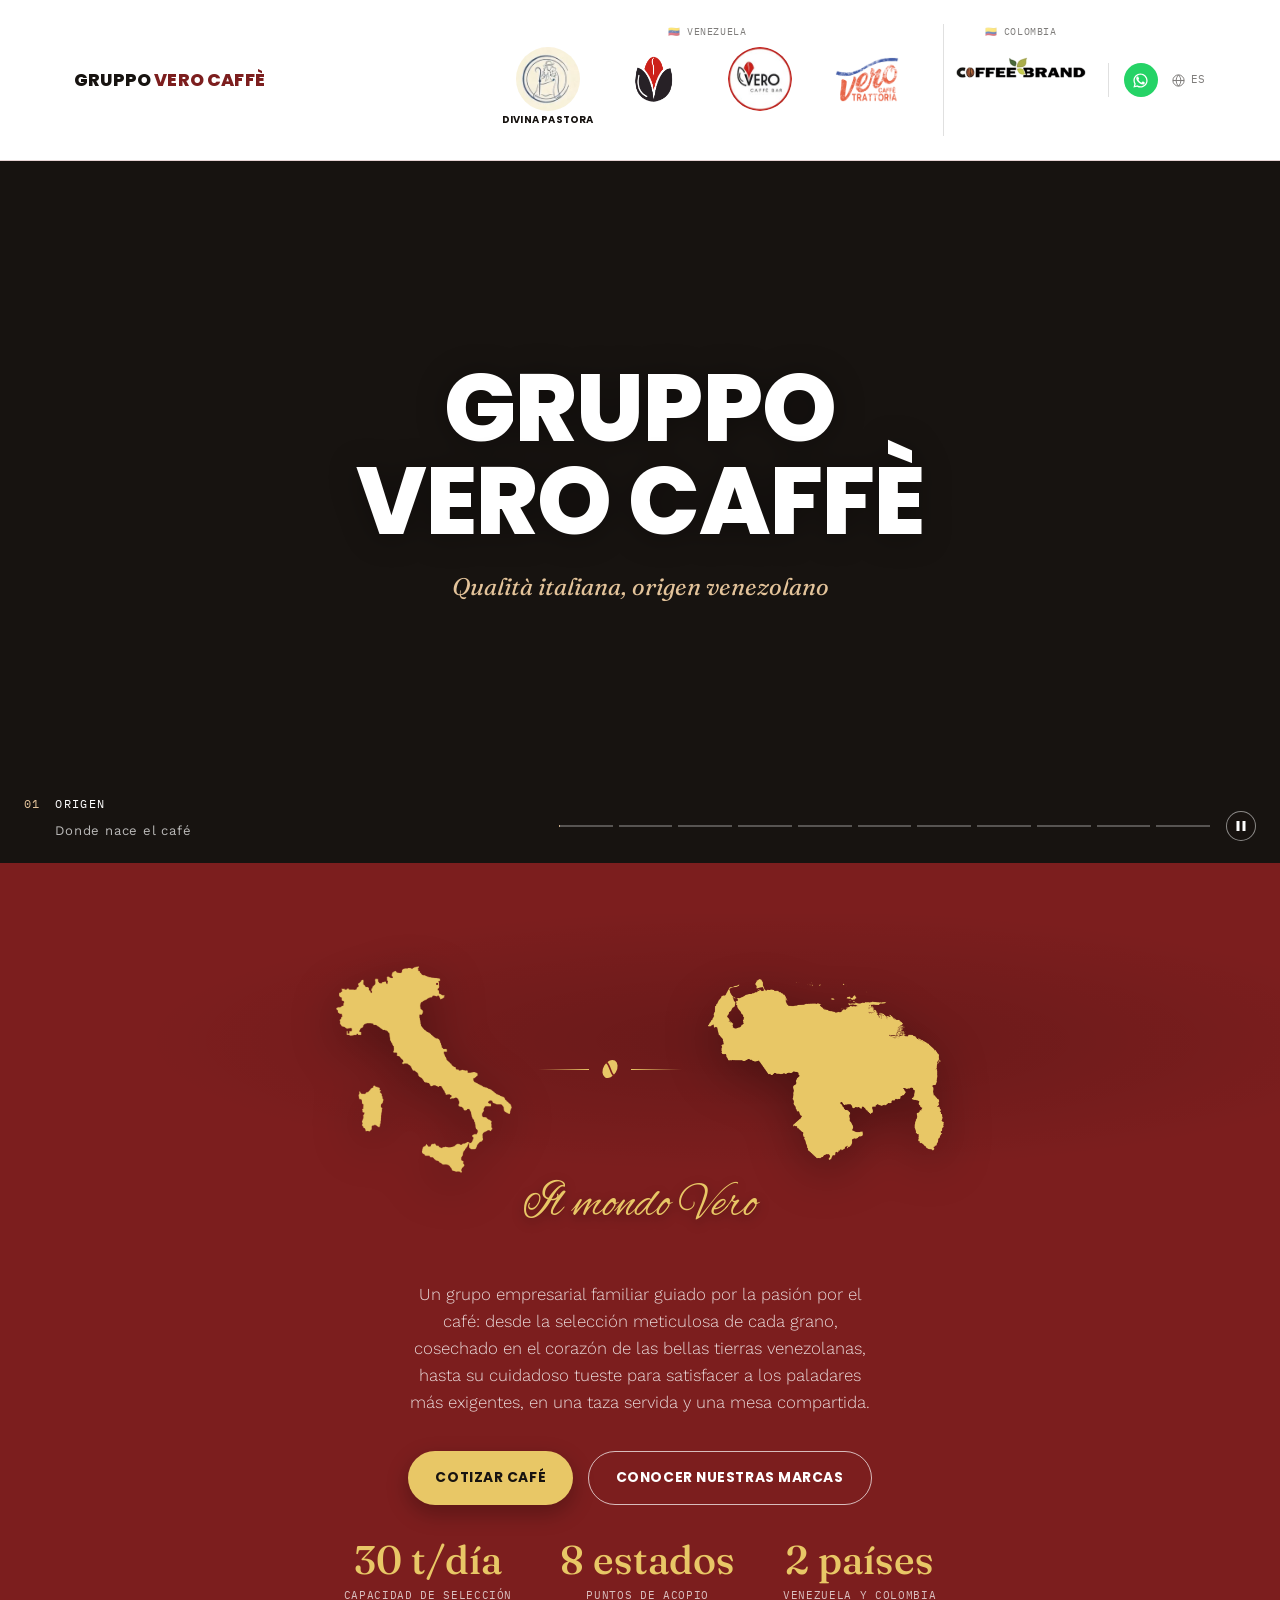
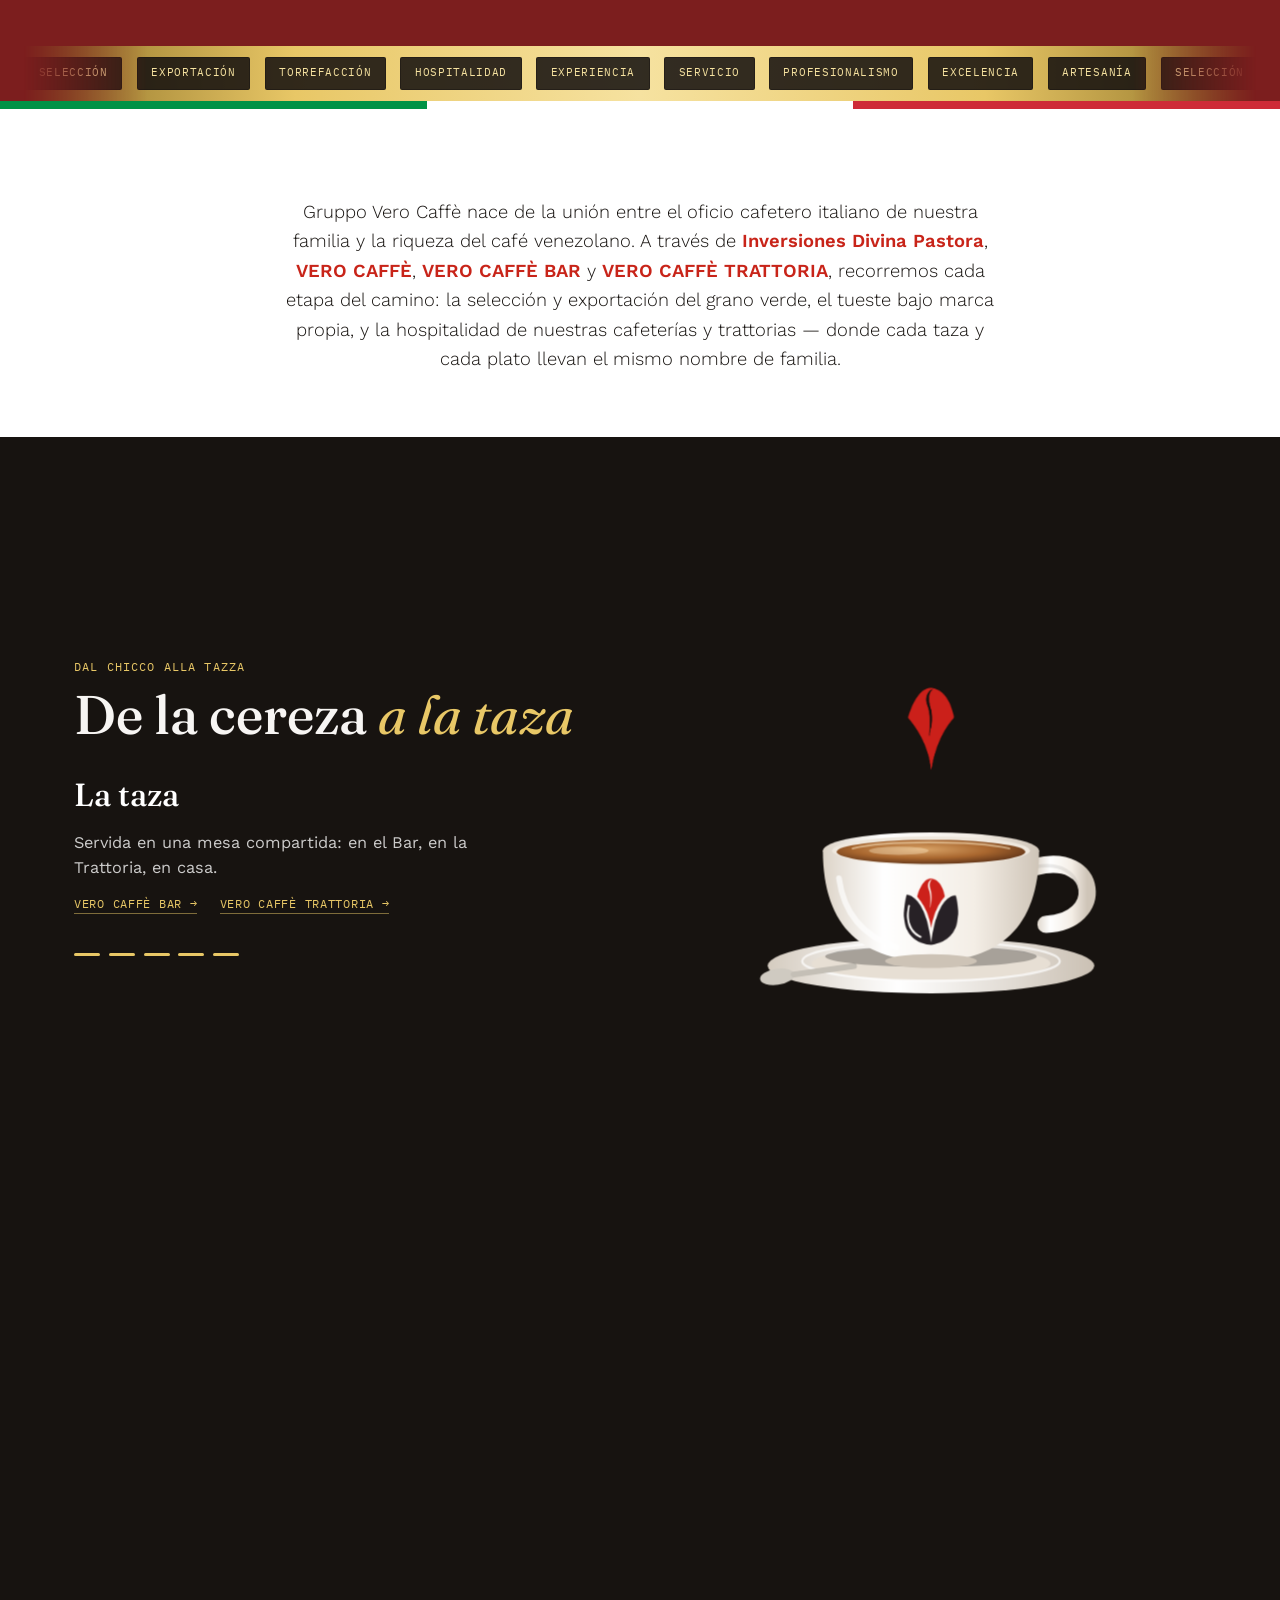
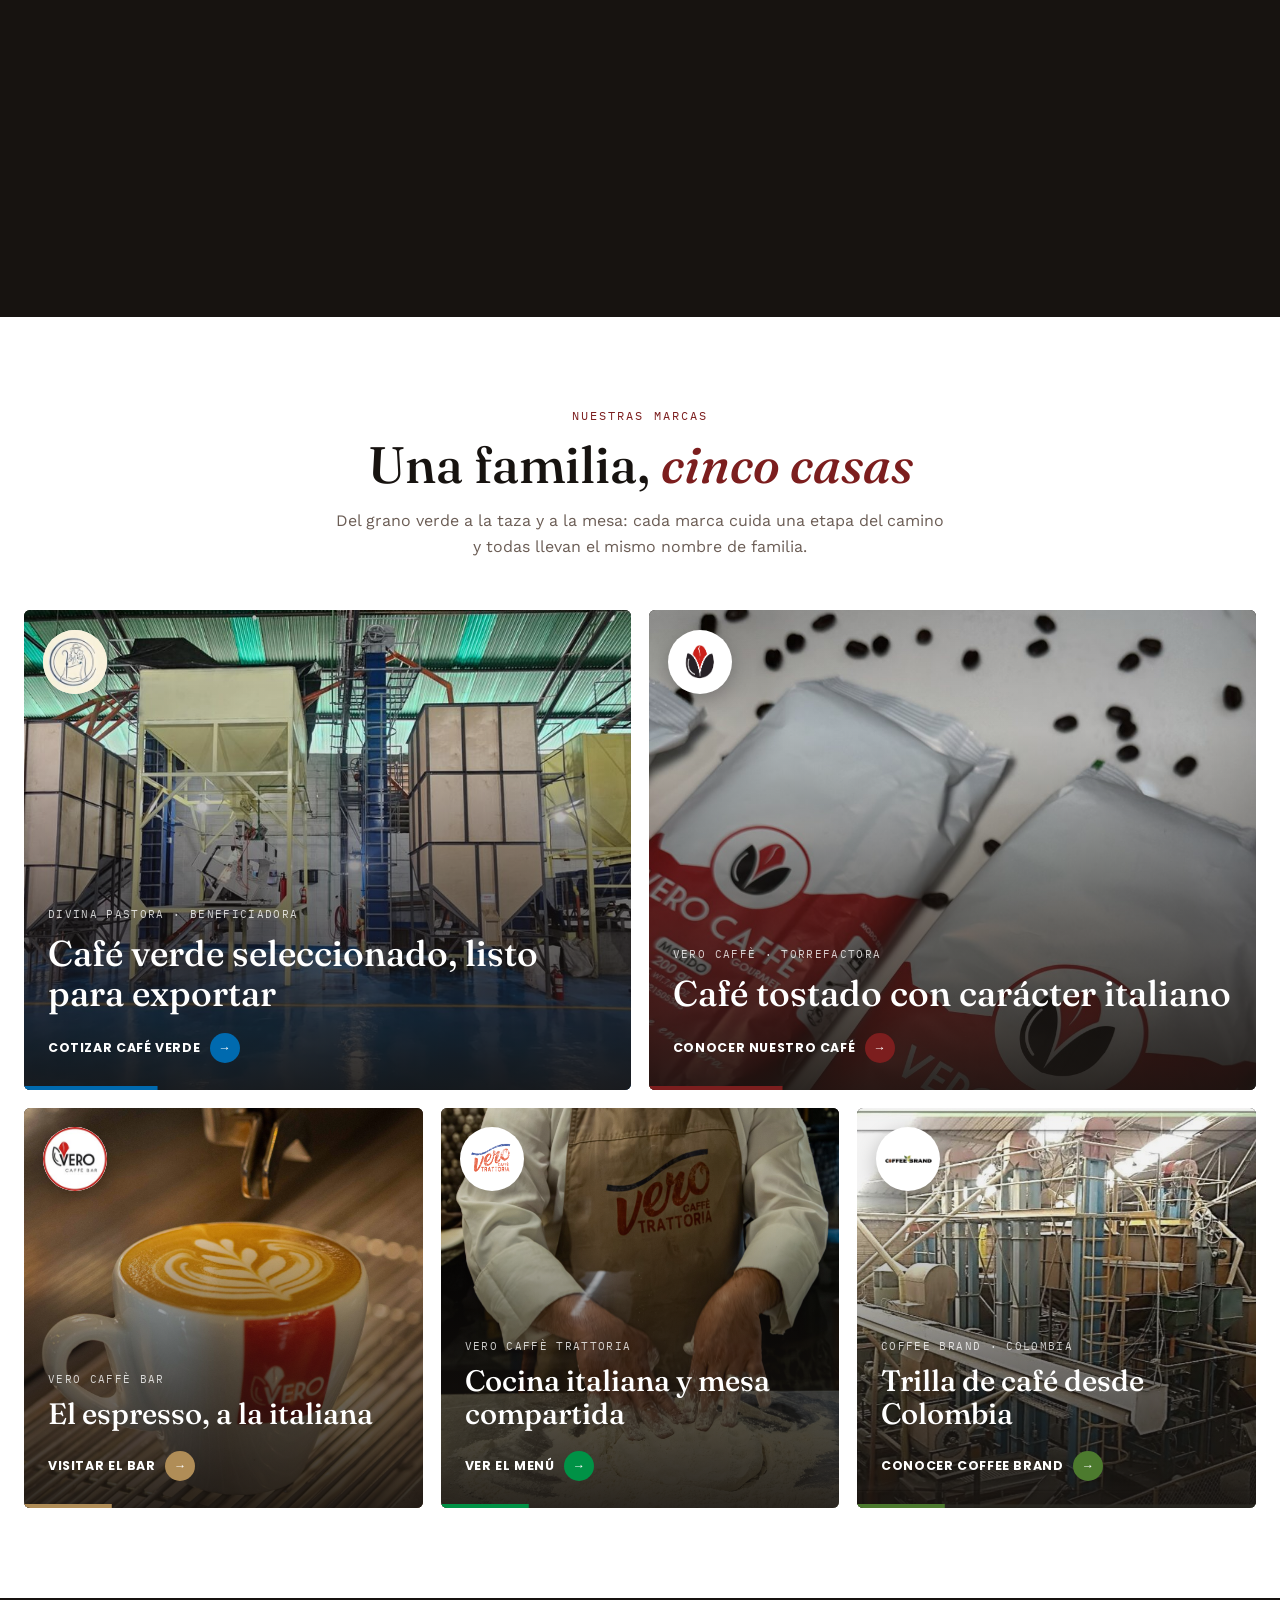
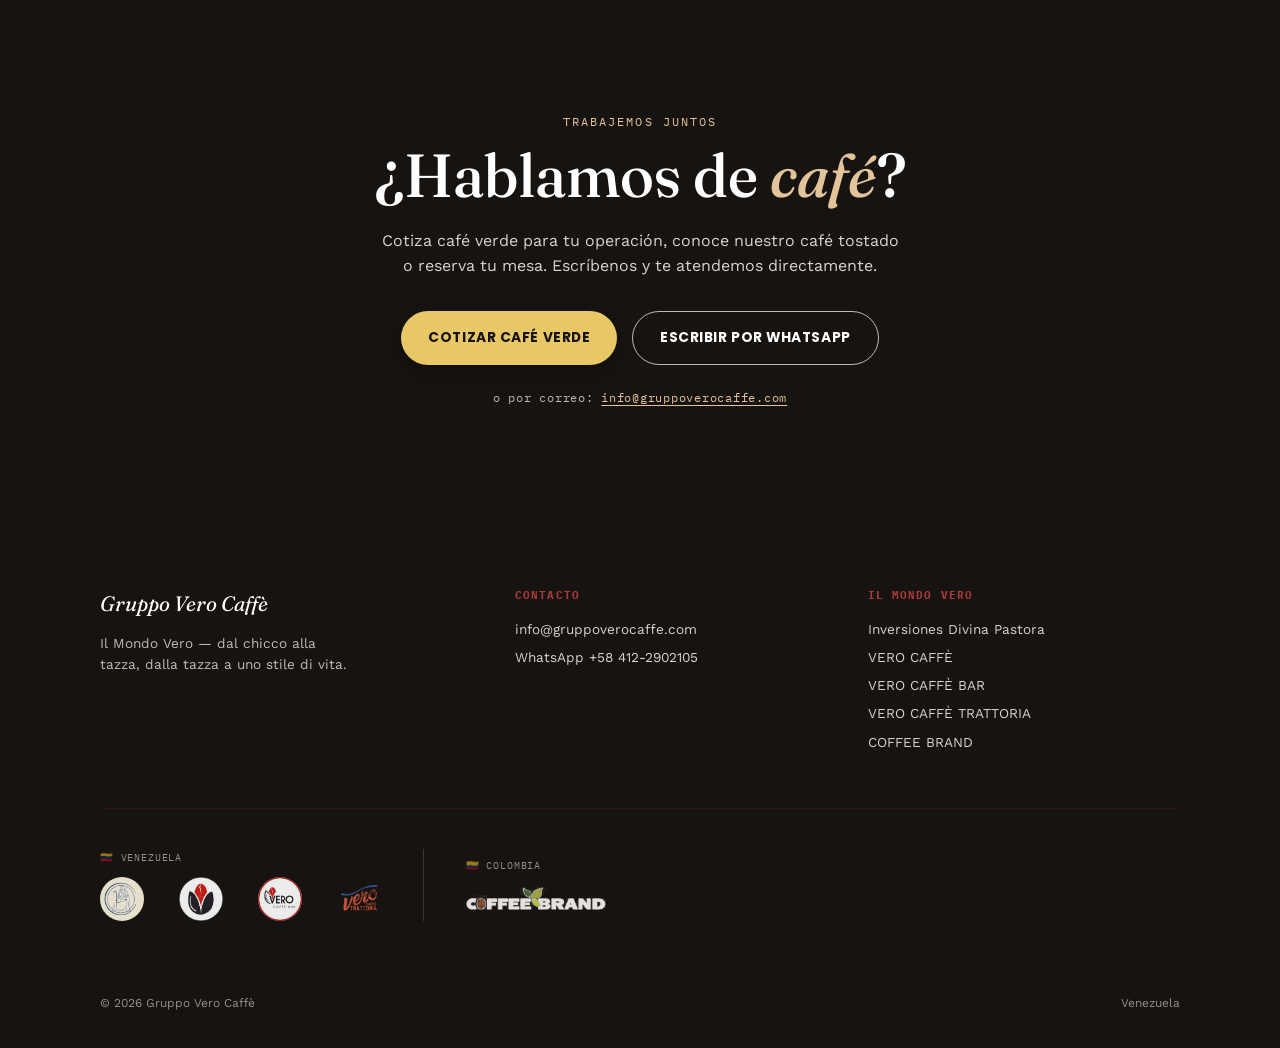
<file: index.html>
<!DOCTYPE html>
<html lang="es">
<head>
<meta charset="UTF-8">
<meta name="viewport" content="width=device-width, initial-scale=1.0">
<title>Gruppo Vero Caffè — Il Mondo Vero</title>
<link rel="preconnect" href="https://fonts.googleapis.com">
<link rel="preconnect" href="https://fonts.gstatic.com" crossorigin>
<link href="https://fonts.googleapis.com/css2?family=Fraunces:ital,opsz,wght@0,9..144,300;0,9..144,500;0,9..144,600;1,9..144,400;1,9..144,500&family=Work+Sans:wght@300;400;500;600&family=IBM+Plex+Mono:wght@400;500&family=Poppins:wght@700;800;900&family=Alex+Brush&display=swap" rel="stylesheet">
<link rel="stylesheet" href="styles.css?v=29">
<style>
  /* Inicio — blanco limpio, acentos rojo/verde (herencia italiana), cada marca con su propio color */
  :root{
    --espresso: #171310;
    --espresso-2: #241C18;
    --brass: #7C1E1E;
    --brass-light: #A83A3A;
    --it-green: #009246;
    --cream: #FFFFFF;
    --cream-2: #F7F5F3;
    --line: #E7E1DB;
    --gold-soft: #E3C39A;
  }
  body{ background:#FFFFFF; }
  header{ background:#ffffff; border-bottom-color:rgba(124,30,30,0.2); }
  .footer-bottom{ border-top-color:rgba(124,30,30,0.2); }
  .footer-logos{ border-top-color:rgba(124,30,30,0.2); }

  .hero{
    background:var(--brass);
    color:var(--cream);
    padding:5rem 1.5rem 4.5rem;
  }
  .hero .eyebrow{ color:var(--gold-soft); }
  .hero .eyebrow::before{ background:var(--gold-soft); }
  h1.hero-title{ text-shadow:none; }
  h1.hero-title em{ color:var(--gold-soft); }
  .hero-sub{ color:rgba(255,255,255,0.82); }
  .hero-loc{ color:rgba(255,255,255,0.6); opacity:0.85; }

  .tag{
    background:#fff;
    border:1px solid var(--line);
    color:var(--brass);
  }

  .brand-card, .brand-card.tint-vero, .brand-card.tint-dp, .brand-card.tint-warm{
    background:#fff;
    border:1px solid var(--line);
    box-shadow:0 4px 16px rgba(30,18,16,0.06);
    border-radius:18px;
  }
  .brand-card:hover{ transform:translateY(-4px); box-shadow:0 10px 26px rgba(30,18,16,0.12); }
  .brand-card span{ color:var(--espresso-2); }
  .brand-card.tint-vero:hover{ border-color:rgba(124,30,30,0.4); }
  .brand-card.tint-dp:hover{ border-color:rgba(0,106,175,0.4); }
  .brand-card.tint-warm:hover{ border-color:rgba(176,141,87,0.4); }

  .tricolore{ display:flex; height:8px; width:100%; }
  .tricolore span{ flex:1; }
  .tricolore span:nth-child(1){ background:#009246; }
  .tricolore span:nth-child(2){ background:#FFFFFF; }
  .tricolore span:nth-child(3){ background:#CE2B37; }


  /* PORTADA — reel cinematográfico */
  .reel{ position:relative; background:#171310; color:#fff; }
  .reel-stage{ position:relative; height:clamp(460px, 78vh, 720px); overflow:hidden; isolation:isolate; }
  .reel-slides, .reel-slide{ position:absolute; inset:0; }
  .reel-slide{ opacity:0; transition:opacity 1.2s ease; }
  .reel-slide.is-active{ opacity:1; z-index:1; }
  .reel-slide video{ width:100%; height:100%; object-fit:cover; display:block; transform:scale(1.04); transition:transform 7s ease-out; filter:saturate(1.06) contrast(1.05); }
  .reel-slide.is-active video{ transform:scale(1.0); }
  .reel-slide.is-portrait .bg{ position:absolute; inset:-6%; width:112%; height:112%; object-fit:cover; filter:blur(28px) brightness(.55) saturate(1.1); transform:none; transition:none; }
  .reel-slide.is-portrait .fg{ position:absolute; top:0; bottom:0; left:50%; width:auto; height:100%; max-width:none; aspect-ratio:9/16; transform:translateX(-50%) scale(1.03); object-fit:cover; box-shadow:0 0 80px rgba(0,0,0,.45); transition:transform 7s ease-out; }
  .reel-slide.is-portrait.is-active .fg{ transform:translateX(-50%) scale(1); }
  @media (max-width:640px){ .reel-slide.is-portrait .fg{ left:0; width:100%; height:100%; aspect-ratio:auto; transform:scale(1.03); } .reel-slide.is-portrait.is-active .fg{ transform:none; } .reel-slide.is-portrait .bg{ display:none; } }
  .reel-slide.is-photo .bg{ object-fit:cover; }
  .reel-slide.is-photo .fg{ aspect-ratio:3/4; left:auto; right:clamp(1.5rem, 9vw, 9rem); transform:scale(1.04); border-radius:2px; }
  .reel-slide.is-photo.is-active .fg{ transform:scale(1); }
  .reel.split .reel-content{ align-items:flex-start; text-align:left; padding-left:clamp(1.5rem, 8vw, 7rem); padding-right:50%; }
  .reel.split .reel-title{ font-size:clamp(2.4rem, 5.4vw, 5rem); }
  .reel-content{ transition:opacity .3s ease; } .reel-content.hold{ opacity:0; }
  @media (max-width:820px){ .reel.split .reel-content{ padding-right:1.5rem; } .reel-slide.is-photo .fg{ right:50%; transform:translateX(50%) scale(1.04); } .reel-slide.is-photo.is-active .fg{ transform:translateX(50%) scale(1); } }
  @media (max-width:640px){ .reel-slide.is-photo .fg{ right:0; left:0; width:100%; height:100%; aspect-ratio:auto; transform:scale(1.04); } .reel-slide.is-photo.is-active .fg{ transform:none; } .reel.split .reel-content{ opacity:0; } }
  .reel-scrim{
    position:absolute; inset:0; z-index:2; pointer-events:none;
    background:
      radial-gradient(ellipse 75% 70% at 50% 46%, rgba(23,19,16,0.18), rgba(23,19,16,0.62) 100%),
      linear-gradient(180deg, rgba(23,19,16,0.42) 0%, rgba(23,19,16,0.10) 38%, rgba(23,19,16,0.82) 100%);
  }
  .reel-content{ position:absolute; inset:0; z-index:3; display:flex; flex-direction:column; align-items:center; justify-content:center; text-align:center; padding:0 1.5rem 3.5rem; }
  .reel-title{
    font-family:'Poppins', sans-serif; font-weight:800; text-transform:uppercase;
    font-size:clamp(2.8rem, 7.4vw, 6.4rem); line-height:0.98; letter-spacing:-0.01em; color:#fff;
    text-shadow:0 2px 30px rgba(0,0,0,0.35);
    animation:heroRise 0.9s cubic-bezier(.2,.7,.2,1) 0.1s both;
  }
  .reel-tagline{
    margin-top:1.3rem; font-family:'Fraunces', serif; font-style:italic; font-weight:400;
    font-size:clamp(1.05rem, 2vw, 1.5rem); color:var(--gold-soft);
    animation:heroRise 0.9s cubic-bezier(.2,.7,.2,1) 0.35s both;
  }
  .reel-meta{
    position:absolute; left:0; right:0; bottom:0; z-index:4;
    max-width:1320px; margin:0 auto; padding:0 1.5rem 1.4rem;
    display:flex; align-items:flex-end; justify-content:space-between; gap:1.5rem;
  }
  .reel-chapter{ display:flex; align-items:baseline; gap:0.9rem; font-family:'IBM Plex Mono', monospace; font-size:0.74rem; letter-spacing:0.12em; text-transform:uppercase; min-width:0; }
  .reel-num{ color:var(--gold-soft); }
  .reel-name{ color:#fff; transition:opacity .35s ease; }
  .reel-cap{ display:block; margin-top:0.35rem; color:rgba(255,255,255,0.7); letter-spacing:0.06em; text-transform:none; font-family:'Work Sans', sans-serif; font-size:0.82rem; transition:opacity .35s ease; }
  .reel-chapter.swap .reel-name, .reel-chapter.swap .reel-cap{ opacity:0; }
  .reel-controls{ display:flex; align-items:center; gap:1rem; flex:0 0 auto; }
  .reel-progress{ list-style:none; display:flex; gap:6px; margin:0; padding:0; }
  .reel-progress button{ display:block; width:clamp(22px, 4.2vw, 54px); height:14px; padding:0; border:0; background:transparent; cursor:pointer; position:relative; }
  .reel-progress button::before{ content:""; position:absolute; left:0; right:0; top:6px; height:2px; background:rgba(255,255,255,0.28); }
  .reel-progress button i{ position:absolute; left:0; top:6px; height:2px; width:100%; background:var(--gold-soft); transform:scaleX(0); transform-origin:left; }
  .reel-progress button:focus-visible, .reel-toggle:focus-visible{ outline:2px solid #fff; outline-offset:3px; }
  .reel-toggle{ width:30px; height:30px; border-radius:50%; border:1px solid rgba(255,255,255,0.5); background:rgba(23,19,16,0.35); color:#fff; cursor:pointer; display:grid; place-items:center; padding:0; transition:background .25s ease; }
  .reel-toggle:hover{ background:rgba(255,255,255,0.18); }
  .reel-toggle svg{ width:12px; height:12px; fill:currentColor; }
  .reel-toggle .i-play{ display:none; } .reel.paused .reel-toggle .i-play{ display:block; } .reel.paused .reel-toggle .i-pause{ display:none; }
  .hero-split{ padding-top:clamp(2.2rem, 4vw, 3.2rem); }
  @media (max-width:640px){
    .reel-stage{ height:clamp(420px, 72svh, 600px); }
    .reel-meta{ flex-direction:column; align-items:flex-start; gap:0.9rem; }
    .reel-progress button{ width:clamp(18px, 7vw, 40px); }
  }
  @media (prefers-reduced-motion:reduce){ .reel-slide{ transition:none; } .reel-slide video{ transition:none; transform:none; } .reel-title, .reel-tagline{ animation:none; } }

  /* HERO — layout partido, tipografía enorme, ilustración propia */
  .hero{ padding:0; overflow:visible; }
  .hero-split{
    max-width:1320px; margin:0 auto;
    display:grid; grid-template-columns:1fr;
    min-height:0;
  }
  .hero{ --hero-gap:clamp(2rem, 4.2vw, 3.2rem); }
  .hero-copy{ padding:0 1.5rem 0; position:relative; z-index:2; min-width:0; text-align:center; }
  .hero-copy .eyebrow{ margin-bottom:1.8rem; justify-content:center; }
  h1.hero-mega{
    font-family:'Poppins', sans-serif;
    font-weight:800;
    font-size:clamp(2.8rem, 6.6vw, 5.6rem);
    line-height:0.98;
    letter-spacing:-0.01em;
    text-transform:uppercase;
    color:var(--cream);
  }
  h1.hero-mega .line2{
    display:block;
    font-style:italic; font-weight:400;
    color:var(--gold-soft);
    font-size:0.5em;
    margin-top:0.5rem;
  }
  .hero-copy .hero-sub{ margin:var(--hero-gap) auto 0; max-width:46ch; text-align:center; }
  /* Botones y cifras de la portada */
  .hero-cta{
    display:flex; flex-wrap:wrap; justify-content:center; gap:0.9rem;
    margin-top:2.2rem;
  }
  .btn-hero{
    display:inline-flex; align-items:center; justify-content:center;
    padding:0.95rem 1.7rem; border-radius:999px;
    font-family:'Poppins', sans-serif; font-weight:700; font-size:0.86rem;
    letter-spacing:0.04em; text-transform:uppercase;
    transition:transform 0.25s ease, box-shadow 0.25s ease, background 0.25s ease, color 0.25s ease;
  }
  .btn-hero-primary{
    background:#E8C766; color:#171310;
    box-shadow:0 8px 22px rgba(0,0,0,0.28);
  }
  .btn-hero-primary:hover{ transform:translateY(-2px); box-shadow:0 12px 28px rgba(0,0,0,0.34); background:#F6E2A0; }
  .btn-hero-ghost{
    border:1.5px solid rgba(255,255,255,0.7); color:#fff;
  }
  .btn-hero-ghost:hover{ background:#fff; color:var(--brass); transform:translateY(-2px); }
  .btn-hero:focus-visible{ outline:3px solid #fff; outline-offset:3px; }
  .hero-proof{
    list-style:none; display:flex; flex-wrap:wrap; justify-content:center;
    gap:1.2rem 3rem; margin-top:2.2rem;
  }
  .hero-proof li{ text-align:center; min-width:9rem; }
  .hero-proof strong{
    display:block; font-family:'Fraunces', serif; font-weight:500;
    font-size:clamp(1.9rem, 3.4vw, 2.5rem); line-height:1; color:#E8C766;
  }
  .hero-proof span{
    display:block; margin-top:0.4rem;
    font-family:'IBM Plex Mono', monospace; font-size:0.68rem;
    letter-spacing:0.06em; text-transform:uppercase; color:rgba(255,255,255,0.72);
  }
  #marcas{ scroll-margin-top:110px; }

  /* Móvil: los botones suben, antes del párrafo largo */
  @media (max-width:820px){
    .hero-copy{ display:flex; flex-direction:column; align-items:center; }
    .hero-copy .hero-cta{ order:1; margin-top:var(--hero-gap); }
    .hero-copy .hero-sub{ order:2; margin-top:2rem; }
    .hero-copy .hero-proof{ order:3; }
    .hero-copy .hero-tags-wrap{ order:4; align-self:stretch; }
    .btn-hero{ min-width:15.5rem; }
  }

  /* Entrada de la portada: una sola vez, sutil */
  @keyframes heroRise{ from{ opacity:0; transform:translateY(18px); } to{ opacity:1; transform:none; } }
  @keyframes mapFromLeft{ from{ opacity:0; transform:translateX(-26px); } to{ opacity:1; transform:none; } }
  @keyframes mapFromRight{ from{ opacity:0; transform:translateX(26px); } to{ opacity:1; transform:none; } }
  @keyframes linkGrow{ from{ opacity:0; transform:scaleX(0.2); } to{ opacity:1; transform:none; } }
  h1.hero-mega, .hero-art-signature, .hero-copy .hero-sub, .hero-cta, .hero-proof{
    animation:heroRise 0.8s cubic-bezier(.2,.7,.2,1) both;
  }
  h1.hero-mega{ animation-delay:0.05s; }
  .hero-maps .map-it{ animation:mapFromLeft 0.9s cubic-bezier(.2,.7,.2,1) 0.3s both; }
  .hero-maps .map-ve{ animation:mapFromRight 0.9s cubic-bezier(.2,.7,.2,1) 0.3s both; }
  .map-link{ animation:linkGrow 0.7s ease 0.85s both; }
  .hero-art-signature{ animation-delay:1s; }
  .hero-copy .hero-sub{ animation-delay:1.1s; }
  .hero-cta{ animation-delay:1.2s; }
  .hero-proof{ animation-delay:1.3s; }

  .hero-copy .hero-tags-wrap{
    margin-top:2.6rem;
    padding:0.7rem 0;
    background:linear-gradient(90deg, #8a6d24 0%, #e8c766 22%, #f6e2a0 50%, #e8c766 78%, #8a6d24 100%);
    box-shadow:0 4px 18px rgba(0,0,0,0.25);
  }
  .hero-copy .hero-tags-wrap .tag{
    background:rgba(23,19,16,0.88);
    border-color:rgba(23,19,16,0.5);
    color:#F6E2A0;
  }

  .hero-art{
    position:relative;
    display:flex; align-items:center; justify-content:center;
    min-height:0;
    padding:var(--hero-gap) 1.5rem 0;
    background:
      radial-gradient(ellipse 70% 60% at 60% 40%, rgba(0,0,0,0.16), transparent 70%);
  }
  .hero-art svg{ width:min(60%, 280px); height:auto; }
  .hero-art-stack{ display:flex; flex-direction:column; align-items:center; gap:0.4rem; }
  .hero-head{ padding:3.2rem 1.5rem 0; text-align:center; }
  .hero-maps{ display:flex; align-items:center; justify-content:center; gap:clamp(0.6rem, 2.4vw, 1.6rem); }
  .hero-maps img{ height:auto; filter:drop-shadow(0 14px 24px rgba(0,0,0,0.3)); }
  .hero-maps .map-it{ width:clamp(96px, 15vw, 176px); }
  .hero-maps .map-ve{ width:clamp(124px, 20vw, 236px); }
  .map-link{ display:flex; align-items:center; gap:0.5rem; }
  .map-line{ display:block; width:clamp(18px, 4vw, 56px); height:1px; background:linear-gradient(90deg, transparent, #E8C766); }
  .map-line:last-child{ background:linear-gradient(90deg, #E8C766, transparent); }
  .hero-art .map-bean{ width:clamp(16px, 2.2vw, 26px); height:auto; flex:0 0 auto; }
  .hero-art-signature{
    font-family:'Alex Brush', cursive;
    font-size:clamp(2.1rem, 4.2vw, 3rem);
    line-height:1.05;
    color:#E8C766;
    text-shadow:0 4px 12px rgba(0,0,0,0.35);
  }
  .hero-art-caption{ display:none; }

  /* LLAMADO FINAL */
  .cta-final{ position:relative; isolation:isolate; overflow:hidden; background:#171310; color:#fff; text-align:center; padding:clamp(4rem,9vw,7.5rem) 1.5rem; }
  .cta-final video{ position:absolute; inset:0; width:100%; height:100%; object-fit:cover; z-index:-2; filter:saturate(1.05); }
  .cta-final::before{ content:""; position:absolute; inset:0; z-index:-1; background:radial-gradient(ellipse 70% 80% at 50% 50%, rgba(23,19,16,0.55), rgba(23,19,16,0.88)); }
  .cta-final .eyebrow{ justify-content:center; color:var(--gold-soft); } .cta-final .eyebrow::before{ background:var(--gold-soft); }
  .cta-final h2{ font-family:'Fraunces', serif; font-weight:500; font-size:clamp(2.1rem,5vw,3.8rem); line-height:1.06; margin:0.8rem auto 0; max-width:18ch; }
  .cta-final h2 em{ color:var(--gold-soft); }
  .cta-final p{ max-width:52ch; margin:1.2rem auto 0; color:rgba(255,255,255,0.82); }
  .cta-final .hero-cta{ margin-top:2rem; animation:none; }
  .cta-final .cta-mail{ display:block; margin-top:1.4rem; font-family:'IBM Plex Mono', monospace; font-size:0.78rem; letter-spacing:0.06em; color:rgba(255,255,255,0.7); }
  .cta-final .cta-mail a{ color:var(--gold-soft); text-decoration:underline; text-underline-offset:3px; }
  /* MARCAS — tarjetas con foto */
  .marcas{ padding:clamp(3.5rem,7vw,6rem) 1.5rem clamp(3.5rem,7vw,6rem); background:#fff; scroll-margin-top:110px; }
  .marcas-head{ max-width:62ch; margin:0 auto clamp(2rem,4vw,3.2rem); text-align:center; }
  .marcas-head .eyebrow{ justify-content:center; color:var(--brass); }
  .marcas-head h2{ font-family:'Fraunces', serif; font-weight:500; font-size:clamp(2rem,4.4vw,3.2rem); line-height:1.08; margin-top:0.7rem; color:var(--espresso); }
  .marcas-head h2 em{ color:var(--brass); }
  .marcas-head p{ margin-top:1rem; color:#6b5d55; }
  .marcas-grid{ max-width:1240px; margin:0 auto; display:grid; grid-template-columns:repeat(6,1fr); gap:1.1rem; }
  .marca{ position:relative; display:flex; flex-direction:column; justify-content:flex-end; overflow:hidden; border-radius:6px; min-height:400px; grid-column:span 2; color:#fff; isolation:isolate; background:var(--espresso); }
  .marca.marca-lg{ grid-column:span 3; min-height:480px; }
  .marca-img{ position:absolute; inset:0; width:100%; height:100%; object-fit:cover; z-index:-2; transition:transform 1.2s cubic-bezier(.2,.7,.2,1); }
  .marca:hover .marca-img{ transform:scale(1.06); }
  .marca-shade{ position:absolute; inset:0; z-index:-1; background:linear-gradient(180deg, rgba(23,19,16,0.05) 25%, rgba(23,19,16,0.55) 62%, rgba(23,19,16,0.9) 100%); }
  .marca::after{ content:""; position:absolute; left:0; right:0; bottom:0; height:4px; background:var(--accent); transform:scaleX(0.22); transform-origin:left; transition:transform .55s cubic-bezier(.65,0,.35,1); }
  .marca:hover::after, .marca:focus-visible::after{ transform:scaleX(1); }
  .marca:focus-visible{ outline:3px solid var(--accent); outline-offset:3px; }
  .marca-logo{ position:absolute; top:1.2rem; left:1.2rem; width:64px; height:64px; border-radius:50%; background:#fff; display:grid; place-items:center; box-shadow:0 6px 20px rgba(0,0,0,0.25); overflow:hidden; }
  .marca-logo img{ width:74%; height:74%; object-fit:contain; display:block; }
  .marca-logo img.fill{ width:100%; height:100%; object-fit:cover; }
  .marca-body{ padding:1.6rem 1.5rem 1.7rem; display:flex; flex-direction:column; gap:0.55rem; }
  .marca-kicker{ font-family:'IBM Plex Mono', monospace; font-size:0.7rem; letter-spacing:0.12em; text-transform:uppercase; color:rgba(255,255,255,0.78); }
  .marca-title{ font-family:'Fraunces', serif; font-weight:500; font-size:clamp(1.4rem,2.3vw,1.9rem); line-height:1.12; }
  .marca-lg .marca-title{ font-size:clamp(1.6rem,2.8vw,2.3rem); }
  .marca-cta{ display:inline-flex; align-items:center; gap:0.6rem; margin-top:0.7rem; font-family:'Poppins', sans-serif; font-weight:700; font-size:0.78rem; letter-spacing:0.05em; text-transform:uppercase; color:#fff; }
  .marca-cta i{ font-style:normal; display:inline-grid; place-items:center; width:30px; height:30px; border-radius:50%; background:var(--accent); transition:transform .35s ease; }
  .marca:hover .marca-cta i{ transform:translateX(6px); }
  .marca.rv{ opacity:0; transform:translateY(22px); transition:opacity .8s ease, transform .8s cubic-bezier(.2,.7,.2,1); transition-delay:calc(var(--d,0) * 90ms); }
  .marca.rv.in{ opacity:1; transform:none; }
  @media (max-width:980px){ .marca, .marca.marca-lg{ grid-column:span 3; min-height:380px; } .marcas-grid .marca:last-child{ grid-column:span 6; } }
  @media (max-width:640px){ .marca, .marca.marca-lg, .marcas-grid .marca:last-child{ grid-column:span 6; min-height:340px; } }
  @media (prefers-reduced-motion:reduce){ .marca.rv{ opacity:1; transform:none; transition:none; } .marca-img{ transition:none; } }

  /* HISTORIA — de la cereza a la taza (avanza con el scroll) */
  .story{ --hdr:96px; --open:0; --selin:0; --sel:0; --bean:0; --roast:0; --grind:0; --cup:0; --pop:0;
    position:relative; height:520vh; background:var(--espresso); color:#F7F5F3; }
  .story-stage{
    position:sticky; top:var(--hdr); height:calc(100vh - var(--hdr)); min-height:520px;
    max-width:1180px; margin:0 auto; padding:0 1.5rem;
    display:grid; grid-template-columns:1fr 1fr; align-items:center; gap:2rem;
  }
  .story-copy{ position:relative; min-height:15rem; }
  .story-kicker{ font-family:'IBM Plex Mono', monospace; font-size:0.72rem; letter-spacing:0.1em; text-transform:uppercase; color:#E8C766; }
  .story-title{ font-family:'Fraunces', serif; font-weight:500; font-size:clamp(2rem, 4.4vw, 3.4rem); line-height:1.05; margin:0.6rem 0 1.6rem; }
  .story-title em{ font-style:italic; font-weight:400; color:#E8C766; }
  .story-steps{ position:relative; min-height:9.5rem; }
  .story-step{ position:absolute; inset:0 auto auto 0; opacity:0; transform:translateY(14px); transition:opacity .5s ease, transform .5s ease; pointer-events:none; max-width:40ch; }
  .story-step.on{ opacity:1; transform:none; pointer-events:auto; }
  .story-step h3{ font-family:'Fraunces', serif; font-weight:500; font-size:clamp(1.5rem, 2.6vw, 2rem); color:#fff; }
  .story-step p{ margin-top:0.6rem; color:rgba(255,255,255,0.78); font-size:1.02rem; line-height:1.55; }
  .story-links{ display:flex; flex-wrap:wrap; gap:0.5rem 1.4rem; margin-top:0.9rem; }
  .story-step a{ display:inline-block; color:#E8C766; font-family:'IBM Plex Mono', monospace; font-size:0.74rem; letter-spacing:0.06em; text-transform:uppercase; border-bottom:1px solid rgba(232,199,102,0.5); }
  .story-dots{ display:flex; gap:0.55rem; margin-top:2rem; }
  .story-dots span{ width:26px; height:3px; border-radius:2px; background:rgba(255,255,255,0.22); transition:background .4s ease; }
  .story-dots span.on{ background:#E8C766; }
  .story-art{ display:flex; justify-content:center; }
  .story-art svg{ width:min(100%, 460px); height:auto; overflow:visible; }
  .story-art svg *{ transform-box:view-box; }

  /* capas de la escena: solo opacity y transform */
  #st-cherry{ opacity:calc(1 - var(--selin)); }
  #st-half-l{ transform-origin:200px 310px; transform:translateX(calc(var(--open) * -44px)) rotate(calc(var(--open) * -26deg)); }
  #st-half-r{ transform-origin:200px 310px; transform:translateX(calc(var(--open) * 44px)) rotate(calc(var(--open) * 26deg)); }
  #st-pulp{ opacity:clamp(0, calc(var(--open) * 2), 1); }
  #st-twin{ transform-origin:200px 216px; transform:scale(calc(0.8 + var(--open) * 0.2)); }
  #st-leaf{ transform-origin:200px 122px; opacity:calc(1 - var(--open)); transform:rotate(calc(var(--open) * 30deg)); }
  #st-beanwrap{ transform-origin:200px 215px; opacity:calc(var(--bean) * (1 - var(--grind))); transform:scale(calc(0.7 + var(--bean) * 0.3 - var(--grind) * 0.35)); }
  #st-sort{ opacity:calc(var(--selin) * (1 - var(--bean))); transform-origin:200px 300px; transform:translateY(-62px) scale(1.22); }
  .sb-x{ opacity:calc(1 - clamp(0, (var(--sel) - var(--t)) * 6, 1)); transform:translateY(calc(clamp(0, (var(--sel) - var(--t)) * 6, 1) * 92px)); }
  .sb-g .sb-ring{ opacity:clamp(0, calc((var(--sel) - var(--t) - 0.04) * 6), 1); }
  #st-scan{ transform:translateX(calc(34px + var(--sel) * 332px)); opacity:calc(clamp(0, var(--sel) * 20, 1) * clamp(0, (1 - var(--sel)) * 20, 1)); }
  .st-lbl{ font-family:'IBM Plex Mono', monospace; font-size:11px; letter-spacing:.14em; fill:#E8C766; opacity:.85; }
  #st-bean-md{ opacity:clamp(0, calc(var(--roast) * 2), 1); }
  #st-bean-dk{ opacity:clamp(0, calc(var(--roast) * 2 - 1), 1); }
  #st-glow{ opacity:calc(var(--roast) * (1 - var(--grind)) * .9); }
  #st-heat{ opacity:calc(var(--roast) * (1 - var(--grind))); }
  #st-heat path{ animation:stHeat 1.6s ease-in-out infinite; }
  #st-heat path:nth-child(2){ animation-delay:.25s; } #st-heat path:nth-child(3){ animation-delay:.5s; }
  #st-ground{ opacity:calc(var(--grind) * (1 - var(--cup))); transform-origin:200px 300px; transform:scale(calc(0.6 + var(--grind) * 0.4)); }
  #st-cup{ opacity:var(--cup); transform:translateY(calc((1 - var(--cup)) * 26px)); }
  #st-steam path{ animation:stSteam 3s ease-in-out infinite; opacity:0; }
  #st-pop{ transform-origin:200px 168px; opacity:var(--pop); transform:translateY(calc((1 - var(--pop)) * 46px)) scale(calc(0.35 + var(--pop) * 0.65)); }
  #st-pop-in{ animation:stFloat 3.4s ease-in-out infinite; }
  @keyframes stFloat{ 0%,100%{ transform:translateY(0); } 50%{ transform:translateY(-7px); } }
  #st-steam path:nth-child(2){ animation-delay:.9s; } #st-steam path:nth-child(3){ animation-delay:1.8s; }
  @keyframes stHeat{ 0%,100%{ transform:translateY(0); opacity:.55; } 50%{ transform:translateY(-8px); opacity:1; } }
  @keyframes stSteam{ 0%{ transform:translateY(10px); opacity:0; } 35%{ opacity:.75; } 100%{ transform:translateY(-26px); opacity:0; } }

  /* sin movimiento (o sin JS): todo visible, en lista */
  .story.static{ height:auto; }
  .story.static .story-stage{ position:static; height:auto; padding-top:4rem; padding-bottom:4rem; --open:1; --selin:1; --sel:1; --bean:1; --roast:1; --grind:1; --cup:1; --pop:1; }
  .story.static #st-cup{ --cup:1; }
  .story.static .story-steps{ min-height:0; display:grid; gap:1.6rem; }
  .story.static .story-step{ position:static; opacity:1; transform:none; }
  .story.static .story-dots{ display:none; }
  .story.static .story-steam, .story.static #st-steam path{ animation:none; }
  @media (prefers-reduced-motion: reduce){ #st-heat path, #st-steam path, #st-pop-in{ animation:none; } }
  @media (max-width:820px){
    .story{ height:440vh; }
    .story-stage{ grid-template-columns:1fr; grid-template-rows:auto 1fr; align-content:start; gap:0.5rem; padding-top:1rem; min-height:0; }
    .story-art{ order:-1; } .story-art svg{ width:min(64vw, 250px); }
    .story-title{ margin-bottom:0.8rem; font-size:1.8rem; }
    .story-copy{ text-align:center; } .story-step{ left:0; right:0; margin:0 auto; } .story-links{ justify-content:center; }
    .story-dots{ justify-content:center; margin-top:1rem; }
    .story-steps{ min-height:12.5rem; }
    .story-step p{ font-size:.95rem; }
  }
</style>
</head>
<body>

<header>
  <nav>
    <a href="index.html" class="brand">Gruppo <span>Vero Caffè</span></a>
    <button class="nav-toggle" aria-label="Abrir menú" aria-expanded="false" id="navToggle">☰</button>
    <div class="navlinks" id="navLinks">
  <div class="nav-country-group">
    <span class="nav-country-label">🇻🇪 Venezuela</span>
    <div class="nav-country-logos">
      <a href="divina-pastora.html" class="nav-logo-link nav-logo-stack"><img src="assets/divina-ig-profile.jpg?v=1" class="nav-logo round" alt="Divina Pastora"><span class="nav-logo-caption">Divina Pastora</span></a>
      <a href="vero-caffe.html" class="nav-logo-link"><img src="assets/vero-mark.png?v=1" class="nav-logo" alt="Vero Caffè"></a>
      <a href="vero-caffe-bar.html" class="nav-logo-link"><img src="assets/verocaffebar-logo.jpg?v=1" class="nav-logo round" alt="Vero Caffè Bar"></a>
      <a href="vero-caffe-trattoria.html" class="nav-logo-link"><img src="assets/trattoria-logo-icon.png?v=1" class="nav-logo" alt="Vero Caffè Trattoria"></a>
    </div>
  </div>
  <div class="nav-country-divider"></div>
  <div class="nav-country-group">
    <span class="nav-country-label">🇨🇴 Colombia</span>
    <div class="nav-country-logos">
      <a href="coffee-brand.html" class="nav-logo-link"><img src="assets/coffeebrand-icon.png?v=3" class="nav-logo-wordmark" alt="Coffee Brand"></a>
    </div>
  </div>
      <div class="header-icons">
        <a href="https://wa.me/584122902105" target="_blank" rel="noopener" aria-label="WhatsApp" class="ic-whatsapp"><svg viewBox="0 0 24 24" fill="currentColor"><path d="M17.47 14.38c-.3-.15-1.76-.87-2.03-.97-.27-.1-.47-.15-.67.15-.2.3-.77.97-.94 1.16-.17.2-.35.22-.64.08-.3-.15-1.26-.46-2.39-1.48-.88-.79-1.48-1.76-1.65-2.06-.17-.3-.02-.46.13-.6.13-.14.3-.35.44-.52.15-.17.2-.3.3-.5.1-.2.05-.37-.02-.52-.08-.15-.67-1.61-.92-2.21-.24-.58-.49-.5-.67-.51-.17 0-.37-.01-.57-.01-.2 0-.52.07-.79.37-.27.3-1.04 1.02-1.04 2.48s1.07 2.87 1.21 3.07c.15.2 2.1 3.2 5.08 4.49.71.3 1.26.49 1.69.62.72.23 1.36.2 1.87.12.57-.09 1.76-.72 2.01-1.42.25-.69.25-1.29.17-1.41-.07-.13-.27-.2-.57-.35z"/><path d="M12 2C6.49 2 2 6.49 2 12c0 1.76.46 3.48 1.35 5L2 22l5.13-1.34A9.96 9.96 0 0 0 12 22c5.51 0 10-4.49 10-10S17.51 2 12 2zm0 18.16h-.003a8.2 8.2 0 0 1-4.176-1.144l-.3-.178-3.043.792.813-2.968-.196-.305A8.18 8.18 0 0 1 3.84 12c0-4.52 3.68-8.2 8.2-8.2 2.19 0 4.25.85 5.8 2.4a8.15 8.15 0 0 1 2.4 5.8c0 4.52-3.68 8.16-8.24 8.16z"/></svg></a>
        <details class="lang-switch">
        <summary><svg viewBox="0 0 24 24" fill="none" stroke="currentColor" stroke-width="1.6"><circle cx="12" cy="12" r="9"/><path d="M3 12h18M12 3c2.4 2.5 3.7 5.7 3.7 9s-1.3 6.5-3.7 9c-2.4-2.5-3.7-5.7-3.7-9s1.3-6.5 3.7-9z"/></svg><span>ES</span></summary>
        <div class="lang-menu">
          <a href="#" data-lang="es" class="active">Español <small>ES</small></a>
          <a href="#" data-lang="en">English <small>EN</small></a>
          <a href="#" data-lang="it">Italiano <small>IT</small></a>
          <a href="#" class="soon">Русский <small>próx.</small></a>
          <a href="#" class="soon">中文 <small>próx.</small></a>
        </div>
      </details>
      </div>
    </div>
  </nav>
</header>

<section class="reel" id="inicio" aria-label="Gruppo Vero Caffè">
  <div class="reel-stage">
    <div class="reel-slides">
      <div class="reel-slide is-active" data-label="Origen" data-cap="Donde nace el café"><video muted loop playsinline src="assets/video/reel-campo.mp4" preload="auto"></video></div>
      <div class="reel-slide" data-label="La cereza" data-cap="La cereza en su punto de maduración"><video muted loop playsinline data-src="assets/video/reel-cereza.mp4" preload="none"></video></div>
      <div class="reel-slide" data-label="Cosecha" data-cap="Cosecha manual, cereza por cereza"><video muted loop playsinline data-src="assets/video/reel-cosecha.mp4" preload="none"></video></div>
      <div class="reel-slide" data-label="Clasificación óptica" data-cap="Selección en planta: 30 toneladas por día"><video muted loop playsinline data-src="assets/video/buhler-sorting-web.mp4" preload="none"></video></div>
      <div class="reel-slide" data-label="Torrefacción" data-cap="El tueste del grano"><video muted loop playsinline data-src="assets/video/reel-tueste.mp4" preload="none"></video></div>
      <div class="reel-slide is-portrait" data-label="Empaque" data-cap="Empaque automatizado"><video class="bg" muted loop playsinline preload="none" data-src="assets/video/bag-sealing-line.mp4?v=1" aria-hidden="true"></video><video class="fg" muted loop playsinline preload="none" data-src="assets/video/bag-sealing-line.mp4?v=1"></video></div>
      <div class="reel-slide is-portrait" data-label="Vero Caffè Bar" data-cap="El ritual del café, a la italiana"><video class="bg" muted loop playsinline preload="none" data-src="assets/video/bar-local.mp4" aria-hidden="true"></video><video class="fg" muted loop playsinline preload="none" data-src="assets/video/bar-local.mp4"></video></div>
      <div class="reel-slide" data-label="Vero Trattoria" data-cap="Pasta fresca, elaborada cada día"><video muted loop playsinline data-src="assets/video/trattoria-pasta-fresca.mp4?v=1" preload="none"></video></div>
      <div class="reel-slide is-portrait is-photo" data-label="Vero Trattoria" data-cap="Linguini alle vongole"><img class="bg" alt="" data-src="assets/trattoria/dish-seafood-pasta.jpg"><img class="fg" alt="Vero Trattoria: Linguini alle vongole" data-src="assets/trattoria/dish-seafood-pasta.jpg"></div>
      <div class="reel-slide is-portrait is-photo" data-label="Vero Trattoria" data-cap="Fettuccine burrata, pomodori secchi e Parmigiano Reggiano"><img class="bg" alt="" data-src="assets/trattoria/dish-burrata.jpg"><img class="fg" alt="Vero Trattoria: Fettuccine burrata, pomodori secchi e Parmigiano Reggiano" data-src="assets/trattoria/dish-burrata.jpg"></div>
      <div class="reel-slide is-portrait is-photo" data-label="Vero Trattoria" data-cap="Pizza al forno"><img class="bg" alt="" data-src="assets/bar/pizza.jpg"><img class="fg" alt="Vero Trattoria: Pizza al forno" data-src="assets/bar/pizza.jpg"></div>
    </div>
    <div class="reel-scrim" aria-hidden="true"></div>
    <div class="reel-content">
      <h1 class="reel-title">Gruppo<br>Vero Caffè</h1>
      <p class="reel-tagline">Qualità italiana, origen venezolano</p>
    </div>
    <div class="reel-meta">
      <div class="reel-chapter" aria-live="off"><span class="reel-num">01</span><span><span class="reel-name">Origen</span><span class="reel-cap">Donde nace el café</span></span></div>
      <div class="reel-controls">
        <ol class="reel-progress"></ol>
        <button class="reel-toggle" type="button" aria-label="Pausar video"><svg class="i-pause" viewBox="0 0 12 12"><rect x="1.5" y="1" width="3" height="10"/><rect x="7.5" y="1" width="3" height="10"/></svg><svg class="i-play" viewBox="0 0 12 12"><path d="M2.5 1 11 6 2.5 11z"/></svg></button>
      </div>
    </div>
  </div>
</section>

<section class="hero">
  <div class="hero-split">
    <div class="hero-art">
      <div class="hero-art-stack">
        <div class="hero-maps">
          <img class="map-it" src="assets/italy-map-gold.png?v=1" alt="Mapa de Italia">
          <div class="map-link" aria-hidden="true">
            <span class="map-line"></span>
            <svg class="map-bean" viewBox="0 0 24 24"><ellipse cx="12" cy="12" rx="6.2" ry="9" transform="rotate(30 12 12)" fill="#E8C766"/><path d="M8.6 5.8c3.6 2.6 3.6 9.8 6.8 12.4" stroke="#7C1E1E" stroke-width="1.5" fill="none" stroke-linecap="round"/></svg>
            <span class="map-line"></span>
          </div>
          <img class="map-ve" src="assets/venezuela-map-gold.png?v=2" alt="Mapa de Venezuela">
        </div>
        <span class="hero-art-signature">Il mondo Vero</span>
      </div>
      <div class="hero-art-caption">Il Mondo Vero — dal chicco alla tazza, dalla tazza a uno stile di vita</div>
    </div>
    <div class="hero-copy">
      <p class="hero-sub">Un grupo empresarial familiar guiado por la pasión por el café: desde la selección meticulosa de cada grano, cosechado en el corazón de las bellas tierras venezolanas, hasta su cuidadoso tueste para satisfacer a los paladares más exigentes, en una taza servida y una mesa compartida.</p>
      <div class="hero-cta">
        <a href="divina-pastora.html#cotizacion" class="btn-hero btn-hero-primary">Cotizar café</a>
        <a href="#marcas" class="btn-hero btn-hero-ghost">Conocer nuestras marcas</a>
      </div>
      <ul class="hero-proof" aria-label="Cifras del grupo">
        <li><strong>30 t/día</strong><span>Capacidad de selección</span></li>
        <li><strong>8 estados</strong><span>Puntos de acopio</span></li>
        <li><strong>2 países</strong><span>Venezuela y Colombia</span></li>
      </ul>
      <div class="hero-tags-wrap">
        <div class="hero-tags">
          <span class="tag">SELECCIÓN</span>
          <span class="tag">EXPORTACIÓN</span>
          <span class="tag">TORREFACCIÓN</span>
          <span class="tag">HOSPITALIDAD</span>
          <span class="tag">EXPERIENCIA</span>
          <span class="tag">SERVICIO</span>
          <span class="tag">PROFESIONALISMO</span>
          <span class="tag">EXCELENCIA</span>
          <span class="tag">ARTESANÍA</span>
          <span class="tag" aria-hidden="true">SELECCIÓN</span>
          <span class="tag" aria-hidden="true">EXPORTACIÓN</span>
          <span class="tag" aria-hidden="true">TORREFACCIÓN</span>
          <span class="tag" aria-hidden="true">HOSPITALIDAD</span>
          <span class="tag" aria-hidden="true">EXPERIENCIA</span>
          <span class="tag" aria-hidden="true">SERVICIO</span>
          <span class="tag" aria-hidden="true">PROFESIONALISMO</span>
          <span class="tag" aria-hidden="true">EXCELENCIA</span>
          <span class="tag" aria-hidden="true">ARTESANÍA</span>
        </div>
      </div>
    </div>
  </div>
</section>

<div class="tricolore"><span></span><span></span><span></span></div>

<section class="intro">
  <p>Gruppo Vero Caffè nace de la unión entre el oficio cafetero italiano de nuestra familia y la riqueza del café venezolano. A través de <strong>Inversiones Divina Pastora</strong>, <strong>VERO CAFFÈ</strong>, <strong>VERO CAFFÈ BAR</strong> y <strong>VERO CAFFÈ TRATTORIA</strong>, recorremos cada etapa del camino: la selección y exportación del grano verde, el tueste bajo marca propia, y la hospitalidad de nuestras cafeterías y trattorias — donde cada taza y cada plato llevan el mismo nombre de familia.</p>
</section>

<section class="story static" id="historia" aria-label="De la cereza a la taza">
  <div class="story-stage">
    <div class="story-copy">
      <div class="story-kicker">Dal chicco alla tazza</div>
      <h2 class="story-title">De la cereza <em>a la taza</em></h2>
      <div class="story-steps">
        <div class="story-step on" data-step="0">
          <h3>La cereza</h3>
          <p>Madura en las montañas cafeteras de Venezuela. Dentro de cada fruto se esconden dos granos.</p>
        </div>
        <div class="story-step" data-step="1">
          <h3>La selección</h3>
          <p>Cada grano pasa por clasificación óptica y por tamaño, densidad y color. Solo el mejor sigue adelante.</p>
          <div class="story-links">
            <a href="divina-pastora.html">Inversiones Divina Pastora →</a>
            <a href="coffee-brand.html">Coffee Brand →</a>
          </div>
        </div>
        <div class="story-step" data-step="2">
          <h3>El tueste</h3>
          <p>El grano verde, ya seleccionado por tamaño, densidad y color, se lleva a su punto con técnica italiana.</p>
<div class="story-links">
          <a href="vero-caffe.html">Vero Caffè →</a>
          </div>
        </div>
        <div class="story-step" data-step="3">
          <h3>La molienda</h3>
          <p>Se muele justo antes de servir, para que el café conserve todas sus propiedades sensoriales.</p>
<div class="story-links">
          <a href="vero-caffe.html">Vero Caffè →</a>
          </div>
        </div>
        <div class="story-step" data-step="4">
          <h3>La taza</h3>
          <p>Servida en una mesa compartida: en el Bar, en la Trattoria, en casa.</p>
<div class="story-links">
          <a href="vero-caffe-bar.html">Vero Caffè Bar →</a>
          <a href="vero-caffe-trattoria.html">Vero Caffè Trattoria →</a>
          </div>
        </div>
      </div>
      <div class="story-dots" aria-hidden="true"><span class="on"></span><span></span><span></span><span></span><span></span></div>
    </div>
    <div class="story-art" aria-hidden="true">
      <svg viewBox="0 0 400 400">
        <defs>
          <radialGradient id="stRed" cx="35%" cy="30%" r="80%"><stop offset="0" stop-color="#E0434D"/><stop offset="0.6" stop-color="#B3202A"/><stop offset="1" stop-color="#7C1520"/></radialGradient>
          <radialGradient id="stGlow" cx="50%" cy="50%" r="50%"><stop offset="0" stop-color="#F59A3B" stop-opacity=".55"/><stop offset="1" stop-color="#F59A3B" stop-opacity="0"/></radialGradient>
          <linearGradient id="stScan" x1="0" y1="0" x2="1" y2="0"><stop offset="0" stop-color="#E8C766" stop-opacity="0"/><stop offset=".5" stop-color="#E8C766" stop-opacity=".45"/><stop offset="1" stop-color="#E8C766" stop-opacity="0"/></linearGradient>
          <linearGradient id="stBeanP" x1="0" y1="0" x2="1" y2="1"><stop offset="0" stop-color="#DCE0A0"/><stop offset="1" stop-color="#A9B96C"/></linearGradient>
          <linearGradient id="stBeanG" x1="0" y1="0" x2="1" y2="1"><stop offset="0" stop-color="#A9BD6E"/><stop offset="1" stop-color="#6E8244"/></linearGradient>
          <linearGradient id="stBeanM" x1="0" y1="0" x2="1" y2="1"><stop offset="0" stop-color="#C98B4A"/><stop offset="1" stop-color="#8A5526"/></linearGradient>
          <linearGradient id="stBeanD" x1="0" y1="0" x2="1" y2="1"><stop offset="0" stop-color="#5A3620"/><stop offset="1" stop-color="#2E1A10"/></linearGradient>
          <linearGradient id="stPorc" x1="0" y1="0" x2="1" y2="0"><stop offset="0" stop-color="#DDD4C8"/><stop offset=".28" stop-color="#FFFFFF"/><stop offset=".7" stop-color="#F4EEE6"/><stop offset="1" stop-color="#CFC5B8"/></linearGradient>
          <linearGradient id="stSaucer" x1="0" y1="0" x2="1" y2="0"><stop offset="0" stop-color="#D5CCC0"/><stop offset=".4" stop-color="#FFFFFF"/><stop offset="1" stop-color="#CBC1B4"/></linearGradient>
          <radialGradient id="stCrema" cx="45%" cy="40%" r="65%"><stop offset="0" stop-color="#D9A468"/><stop offset=".55" stop-color="#A9672F"/><stop offset="1" stop-color="#5A3016"/></radialGradient>
        </defs>
        <ellipse id="st-glow" cx="200" cy="215" rx="150" ry="150" fill="url(#stGlow)"/>
        <g id="st-cherry">
          <g id="st-pulp">
            <ellipse cx="200" cy="218" rx="82" ry="102" fill="#F4CDA8"/>
            <ellipse cx="200" cy="218" rx="74" ry="94" fill="#EFBF95" opacity=".55"/>
            <g id="st-twin">
              <g transform="rotate(-7 168 216)">
                <ellipse cx="168" cy="216" rx="33" ry="58" fill="url(#stBeanP)"/>
                <path d="M172 164 C156 200 184 232 166 272" stroke="#7E8A4B" stroke-width="5" fill="none" stroke-linecap="round"/>
                <ellipse cx="156" cy="190" rx="6" ry="16" fill="rgba(255,255,255,.35)" transform="rotate(12 156 190)"/>
              </g>
              <g transform="rotate(7 232 216)">
                <ellipse cx="232" cy="216" rx="33" ry="58" fill="url(#stBeanP)"/>
                <path d="M228 164 C244 200 216 232 234 272" stroke="#7E8A4B" stroke-width="5" fill="none" stroke-linecap="round"/>
                <ellipse cx="220" cy="190" rx="6" ry="16" fill="rgba(255,255,255,.35)" transform="rotate(12 220 190)"/>
              </g>
            </g>
          </g>
          <path id="st-half-l" d="M200 120 A95 95 0 0 0 200 310 Z" fill="url(#stRed)"/>
          <path id="st-half-r" d="M200 120 A95 95 0 0 1 200 310 Z" fill="url(#stRed)"/>
          <g id="st-leaf">
            <path d="M200 122 C200 100 206 90 214 84" stroke="#5E7A3A" stroke-width="5" fill="none" stroke-linecap="round"/>
            <path d="M206 100 C226 78 254 80 268 92 C250 112 224 114 206 100 Z" fill="#6F8F45"/>
          </g>
        </g>
        <g id="st-sort">
          <rect x="34" y="292" width="332" height="12" rx="6" fill="#3A322C"/>
          <rect x="34" y="292" width="332" height="4" rx="2" fill="rgba(255,255,255,.14)"/>
          <circle cx="42" cy="298" r="9" fill="#2A241F"/><circle cx="358" cy="298" r="9" fill="#2A241F"/>
          <g class="sb-g" style="--t:0.058"><ellipse class="sb-ring" cx="62" cy="266" rx="20" ry="27" fill="none" stroke="#E8C766" stroke-width="2.4"/><g transform="translate(62 266) rotate(-15)"><ellipse cx="0" cy="0" rx="13" ry="20" fill="url(#stBeanG)"/><path d="M-2 -17 C-8 -4 4 6 -1 17" stroke="rgba(0,0,0,.4)" stroke-width="2.4" fill="none" stroke-linecap="round"/></g></g>
          <g class="sb-x" style="--t:0.162"><g transform="translate(101 266) rotate(3)"><ellipse cx="0" cy="0" rx="13" ry="20" fill="#4C3A22"/><path d="M-2 -17 C-8 -4 4 6 -1 17" stroke="#1E140B" stroke-width="2.4" fill="none"/><circle cx="5" cy="-6" r="3" fill="#1E140B"/></g></g>
          <g class="sb-g" style="--t:0.266"><ellipse class="sb-ring" cx="140" cy="266" rx="20" ry="27" fill="none" stroke="#E8C766" stroke-width="2.4"/><g transform="translate(140 266) rotate(-11)"><ellipse cx="0" cy="0" rx="13" ry="20" fill="url(#stBeanG)"/><path d="M-2 -17 C-8 -4 4 6 -1 17" stroke="rgba(0,0,0,.4)" stroke-width="2.4" fill="none" stroke-linecap="round"/></g></g>
          <g class="sb-g" style="--t:0.369"><ellipse class="sb-ring" cx="179" cy="266" rx="20" ry="27" fill="none" stroke="#E8C766" stroke-width="2.4"/><g transform="translate(179 266) rotate(6)"><ellipse cx="0" cy="0" rx="13" ry="20" fill="url(#stBeanG)"/><path d="M-2 -17 C-8 -4 4 6 -1 17" stroke="rgba(0,0,0,.4)" stroke-width="2.4" fill="none" stroke-linecap="round"/></g></g>
          <g class="sb-x" style="--t:0.473"><g transform="translate(218 266) rotate(-8)"><ellipse cx="0" cy="4" rx="9" ry="14" fill="#D8CF7A"/><path d="M-1 -8 C-5 2 3 8 0 16" stroke="#8C8440" stroke-width="2" fill="none"/></g></g>
          <g class="sb-g" style="--t:0.576"><ellipse class="sb-ring" cx="257" cy="266" rx="20" ry="27" fill="none" stroke="#E8C766" stroke-width="2.4"/><g transform="translate(257 266) rotate(10)"><ellipse cx="0" cy="0" rx="13" ry="20" fill="url(#stBeanG)"/><path d="M-2 -17 C-8 -4 4 6 -1 17" stroke="rgba(0,0,0,.4)" stroke-width="2.4" fill="none" stroke-linecap="round"/></g></g>
          <g class="sb-x" style="--t:0.68"><g transform="translate(296 266) rotate(-2)"><ellipse cx="0" cy="0" rx="13" ry="20" fill="#8FA35A"/><path d="M-2 -17 C-8 -4 4 6 -1 17" stroke="#4F5F2C" stroke-width="2.4" fill="none"/><circle cx="-3" cy="6" r="5" fill="#3A2A18"/><path d="M6 -10 l4 6 -6 2z" fill="#3A2A18"/></g></g>
          <g class="sb-g" style="--t:0.784"><ellipse class="sb-ring" cx="335" cy="266" rx="20" ry="27" fill="none" stroke="#E8C766" stroke-width="2.4"/><g transform="translate(335 266) rotate(14)"><ellipse cx="0" cy="0" rx="13" ry="20" fill="url(#stBeanG)"/><path d="M-2 -17 C-8 -4 4 6 -1 17" stroke="rgba(0,0,0,.4)" stroke-width="2.4" fill="none" stroke-linecap="round"/></g></g>
          <g id="st-scan"><rect x="-16" y="205" width="32" height="100" fill="url(#stScan)"/><rect x="-1" y="205" width="2" height="100" fill="#F6E2A0"/></g>
          <text class="st-lbl" x="200" y="338" text-anchor="middle">CLASIFICACIÓN ÓPTICA</text>
        </g>
        <g id="st-beanwrap">
          <g transform="rotate(24 200 215)">
            <ellipse cx="200" cy="215" rx="62" ry="92" fill="url(#stBeanG)"/>
            <ellipse id="st-bean-md" cx="200" cy="215" rx="62" ry="92" fill="url(#stBeanM)"/>
            <ellipse id="st-bean-dk" cx="200" cy="215" rx="62" ry="92" fill="url(#stBeanD)"/>
            <path d="M196 132 C170 175 232 235 200 300" stroke="rgba(0,0,0,.38)" stroke-width="7" fill="none" stroke-linecap="round"/>
            <ellipse cx="176" cy="168" rx="9" ry="22" fill="rgba(255,255,255,.18)" transform="rotate(20 176 168)"/>
          </g>
        </g>
        <g id="st-heat" fill="none" stroke="#F59A3B" stroke-width="5" stroke-linecap="round">
          <path d="M150 330 q10 -14 0 -28 q-10 -14 0 -28"/>
          <path d="M200 340 q10 -14 0 -28 q-10 -14 0 -28"/>
          <path d="M250 330 q10 -14 0 -28 q-10 -14 0 -28"/>
        </g>
        <g id="st-ground">
          <path d="M95 318 C110 262 160 232 200 232 C240 232 290 262 305 318 Z" fill="#7A4A2A" stroke="#C99A62" stroke-width="2"/>
          <path d="M130 318 C142 280 172 258 200 258 C228 258 258 280 270 318 Z" fill="#8E5B35"/>
          <g fill="#C99A62"><circle cx="150" cy="290" r="4"/><circle cx="178" cy="272" r="3.5"/><circle cx="205" cy="268" r="4"/><circle cx="232" cy="280" r="3.5"/><circle cx="252" cy="300" r="4"/><circle cx="190" cy="298" r="3"/><circle cx="222" cy="304" r="3"/><circle cx="165" cy="308" r="3"/></g>
        </g>
        <g id="st-cup">
          <ellipse cx="200" cy="338" rx="142" ry="24" fill="url(#stSaucer)"/>
          <ellipse cx="200" cy="336" rx="104" ry="15" fill="#E7DFD4"/>
          <ellipse cx="200" cy="334" rx="112" ry="17" fill="none" stroke="#fff" stroke-opacity=".7" stroke-width="2"/>
          <g transform="rotate(-8 92 344)"><ellipse cx="66" cy="344" rx="15" ry="7" fill="#CFCAC1"/><rect x="78" y="341.5" width="58" height="5" rx="2.5" fill="#C4BFB6"/></g>
          <ellipse cx="200" cy="330" rx="92" ry="9" fill="rgba(0,0,0,.28)"/>
          <path d="M291 252 C346 238 352 300 300 302" stroke="url(#stPorc)" stroke-width="15" fill="none" stroke-linecap="round"/>
          <path d="M291 252 C336 244 340 292 298 294" stroke="rgba(0,0,0,.08)" stroke-width="3" fill="none" stroke-linecap="round"/>
          <path d="M106 238 C106 306 142 334 200 334 C258 334 294 306 294 238 Z" fill="url(#stPorc)"/>
          <ellipse cx="200" cy="334" rx="40" ry="6" fill="#CDC3B6"/>
          <ellipse cx="200" cy="238" rx="94" ry="16" fill="url(#stPorc)"/>
          <ellipse cx="200" cy="238" rx="86" ry="12.5" fill="#EFE8DE"/>
          <ellipse cx="200" cy="239" rx="82" ry="10.5" fill="url(#stCrema)"/>
          <path d="M132 236 C160 229 236 229 268 236" stroke="rgba(255,236,200,.5)" stroke-width="2" fill="none" stroke-linecap="round"/>
          <ellipse cx="172" cy="238" rx="26" ry="3.6" fill="rgba(255,240,210,.35)"/>
          <path d="M120 262 C124 292 140 312 170 322" stroke="rgba(255,255,255,.85)" stroke-width="5" fill="none" stroke-linecap="round" opacity=".8"/>
          <image href="assets/vero-mark-crop.png?v=1" x="176" y="262" width="48" height="58"/>
        </g>
        <g id="st-steam" fill="none" stroke="#F7F5F3" stroke-width="5" stroke-linecap="round" style="opacity:var(--cup)">
          <path d="M150 214 q-14 -20 0 -40 q14 -20 0 -40"/>
          <path d="M250 214 q-14 -20 0 -40 q14 -20 0 -40"/>
        </g>
        <g id="st-pop"><g id="st-pop-in"><image href="assets/vero-cherry.png?v=1" x="180" y="96" width="40" height="72"/></g></g>
      </svg>
    </div>
  </div>
</section>

<section class="marcas" id="marcas" aria-labelledby="marcasTitulo">
  <div class="marcas-head">
    <div class="eyebrow">Nuestras marcas</div>
    <h2 id="marcasTitulo">Una familia, <em>cinco casas</em></h2>
    <p>Del grano verde a la taza y a la mesa: cada marca cuida una etapa del camino y todas llevan el mismo nombre de familia.</p>
  </div>
  <div class="marcas-grid">
    <a href="divina-pastora.html" class="marca marca-lg" style="--accent:#006AAF;">
      <img class="marca-img" src="assets/planta/planta-01-nave.jpg?v=1" alt="" loading="lazy" style="object-position:50% 50%;">
      <span class="marca-shade" aria-hidden="true"></span>
      <span class="marca-logo"><img class="fill" src="assets/divina-ig-profile.jpg?v=1" alt="Divina Pastora · Beneficiadora"></span>
      <span class="marca-body"><span class="marca-kicker">Divina Pastora · Beneficiadora</span><span class="marca-title">Café verde seleccionado, listo para exportar</span><span class="marca-cta">Cotizar café verde<i aria-hidden="true">→</i></span></span>
    </a>
    <a href="vero-caffe.html" class="marca marca-lg" style="--accent:#7C1E1E;">
      <img class="marca-img" src="assets/vero-caffe/bags-red-beans-web.jpg?v=1" alt="" loading="lazy" style="object-position:50% 18%;">
      <span class="marca-shade" aria-hidden="true"></span>
      <span class="marca-logo"><img src="assets/vero-mark.png?v=1" alt="Vero Caffè · Torrefactora"></span>
      <span class="marca-body"><span class="marca-kicker">Vero Caffè · Torrefactora</span><span class="marca-title">Café tostado con carácter italiano</span><span class="marca-cta">Conocer nuestro café<i aria-hidden="true">→</i></span></span>
    </a>
    <a href="vero-caffe-bar.html" class="marca" style="--accent:#B08D57;">
      <img class="marca-img" src="assets/bar/latte-art.jpg?v=1" alt="" loading="lazy" style="object-position:50% 55%;">
      <span class="marca-shade" aria-hidden="true"></span>
      <span class="marca-logo"><img class="fill" src="assets/verocaffebar-logo.jpg?v=1" alt="Vero Caffè Bar"></span>
      <span class="marca-body"><span class="marca-kicker">Vero Caffè Bar</span><span class="marca-title">El espresso, a la italiana</span><span class="marca-cta">Visitar el bar<i aria-hidden="true">→</i></span></span>
    </a>
    <a href="vero-caffe-trattoria.html" class="marca" style="--accent:#009246;">
      <img class="marca-img" src="assets/trattoria/hero-chef-pasta.jpg?v=1" alt="" loading="lazy" style="object-position:50% 40%;">
      <span class="marca-shade" aria-hidden="true"></span>
      <span class="marca-logo"><img src="assets/trattoria-logo-color.png?v=1" alt="Vero Caffè Trattoria"></span>
      <span class="marca-body"><span class="marca-kicker">Vero Caffè Trattoria</span><span class="marca-title">Cocina italiana y mesa compartida</span><span class="marca-cta">Ver el menú<i aria-hidden="true">→</i></span></span>
    </a>
    <a href="coffee-brand.html" class="marca" style="--accent:#4C7A2E;">
      <img class="marca-img" src="assets/coffeebrand/linea-proceso-1.jpg?v=1" alt="" loading="lazy" style="object-position:50% 50%;">
      <span class="marca-shade" aria-hidden="true"></span>
      <span class="marca-logo"><img src="assets/coffeebrand-icon.png?v=3" alt="Coffee Brand · Colombia"></span>
      <span class="marca-body"><span class="marca-kicker">Coffee Brand · Colombia</span><span class="marca-title">Trilla de café desde Colombia</span><span class="marca-cta">Conocer Coffee Brand<i aria-hidden="true">→</i></span></span>
    </a>
  </div>
</section>

<section class="cta-final" aria-labelledby="ctaTitulo">
  <video muted loop playsinline preload="none" data-src="assets/video/reel-cosecha.mp4" aria-hidden="true"></video>
  <div class="eyebrow">Trabajemos juntos</div>
  <h2 id="ctaTitulo">¿Hablamos de <em>café</em>?</h2>
  <p>Cotiza café verde para tu operación, conoce nuestro café tostado o reserva tu mesa. Escríbenos y te atendemos directamente.</p>
  <div class="hero-cta">
    <a href="divina-pastora.html#cotizacion" class="btn-hero btn-hero-primary">Cotizar café verde</a>
    <a href="https://wa.me/584122902105?text=Hola%2C%20quisiera%20informaci%C3%B3n%20sobre%20Gruppo%20Vero%20Caff%C3%A8" class="btn-hero btn-hero-ghost" target="_blank" rel="noopener">Escribir por WhatsApp</a>
  </div>
  <span class="cta-mail">o por correo: <a href="mailto:info@gruppoverocaffe.com">info@gruppoverocaffe.com</a></span>
</section>

<footer id="contacto">
  <div class="footer-inner">
    <div class="footer-brand">
      Gruppo Vero Caffè
      <p>Il Mondo Vero — dal chicco alla tazza, dalla tazza a uno stile di vita.</p>
    </div>
    <div class="footer-col">
      <h3>Contacto</h3>
      <p><a href="mailto:info@gruppoverocaffe.com">info@gruppoverocaffe.com</a></p>
      <p><a href="https://wa.me/584122902105" target="_blank" rel="noopener">WhatsApp +58 412-2902105</a></p>
    </div>
    <div class="footer-col">
      <h3>Il Mondo Vero</h3>
      <li><a href="divina-pastora.html">Inversiones Divina Pastora</a></li>
      <li><a href="vero-caffe.html">VERO CAFFÈ</a></li>
      <li><a href="vero-caffe-bar.html">VERO CAFFÈ BAR</a></li>
      <li><a href="vero-caffe-trattoria.html">VERO CAFFÈ TRATTORIA</a></li>
      <li><a href="coffee-brand.html">COFFEE BRAND</a></li>
    </div>
  </div>

  <div class="footer-logos">
    <div class="footer-country-group">
      <span class="footer-country-label">🇻🇪 Venezuela</span>
      <div class="footer-country-logos">
        <a class="footer-logo-item footer-logo-round" href="divina-pastora.html"><img src="assets/divina-ig-profile.jpg?v=1" alt="Inversiones Divina Pastora"></a>
        <a class="footer-logo-item" href="vero-caffe.html"><img src="assets/vero-mark.png?v=1" alt="Vero Caffè"></a>
        <a class="footer-logo-item footer-logo-round" href="vero-caffe-bar.html"><img src="assets/verocaffebar-logo.jpg?v=1" alt="Vero Caffè Bar"></a>
        <a class="footer-logo-item" href="vero-caffe-trattoria.html"><img src="assets/trattoria-logo-color.png?v=1" alt="Vero Caffè Trattoria"></a>
      </div>
    </div>
    <div class="footer-country-divider"></div>
    <div class="footer-country-group">
      <span class="footer-country-label">🇨🇴 Colombia</span>
      <div class="footer-country-logos">
        <a class="footer-logo-item footer-logo-wordmark" href="coffee-brand.html"><img src="assets/coffeebrand-icon-onDark.png?v=1" alt="Coffee Brand"></a>
      </div>
    </div>
  </div>

  <div class="footer-bottom">
    <span>© 2026 Gruppo Vero Caffè</span>
    <span>Venezuela</span>
  </div>
</footer>

<script>
(function(){
  var s=document.getElementById('historia'); if(!s) return;
  var reduce=window.matchMedia('(prefers-reduced-motion: reduce)').matches;
  if(reduce) return;
  s.classList.remove('static');
  var stage=s.querySelector('.story-stage'), header=document.querySelector('header');
  var steps=[].slice.call(s.querySelectorAll('.story-step')), dots=[].slice.call(s.querySelectorAll('.story-dots span'));
  var ticking=false, cur=-1;
  function seg(p,a,b){ return Math.min(1,Math.max(0,(p-a)/(b-a))); }
  function ease(t){ return t*t*(3-2*t); }
  function update(){
    ticking=false;
    var hdr=header?header.offsetHeight:96; s.style.setProperty('--hdr',hdr+'px');
    var r=s.getBoundingClientRect(), total=s.offsetHeight-stage.offsetHeight;
    if(r.bottom<0 || r.top>innerHeight) return;
    var p=Math.min(1,Math.max(0,(hdr-r.top)/total));
    s.style.setProperty('--open',ease(seg(p,0.02,0.15)).toFixed(3));
    s.style.setProperty('--selin',ease(seg(p,0.15,0.22)).toFixed(3));
    s.style.setProperty('--sel',seg(p,0.24,0.40).toFixed(3));
    s.style.setProperty('--bean',ease(seg(p,0.41,0.48)).toFixed(3));
    s.style.setProperty('--roast',seg(p,0.50,0.65).toFixed(3));
    s.style.setProperty('--grind',ease(seg(p,0.67,0.78)).toFixed(3));
    s.style.setProperty('--cup',ease(seg(p,0.81,0.90)).toFixed(3));
    s.style.setProperty('--pop',ease(seg(p,0.90,0.97)).toFixed(3));
    var i=p<0.20?0:p<0.44?1:p<0.66?2:p<0.80?3:4;
    if(i!==cur){ cur=i; steps.forEach(function(e,k){ e.classList.toggle('on',k===i); }); dots.forEach(function(e,k){ e.classList.toggle('on',k<=i); }); }
  }
  function req(){ if(!ticking){ ticking=true; requestAnimationFrame(update); } }
  addEventListener('scroll',req,{passive:true}); addEventListener('resize',req);
  update();
})();
</script>
<script src="script.js?v=6"></script>
<script src="i18n.js?v=1"></script>
<script>
(function(){
  var root=document.querySelector('.reel'); if(!root) return;
  var slides=[].slice.call(root.querySelectorAll('.reel-slide'));
  var vids=slides.map(function(s){ return [].slice.call(s.querySelectorAll('video')); });
  var imgs=slides.map(function(s){ return [].slice.call(s.querySelectorAll('img')); });
  var chap=root.querySelector('.reel-chapter'), num=chap.querySelector('.reel-num'), nameEl=chap.querySelector('.reel-name'), capEl=chap.querySelector('.reel-cap');
  var list=root.querySelector('.reel-progress'), toggle=root.querySelector('.reel-toggle');
  var reduce=matchMedia('(prefers-reduced-motion: reduce)').matches;
  var DUR=5600, cur=0, elapsed=0, last=0, raf=0, userPaused=false, inView=true, tabVisible=true, fills=[];
  slides.forEach(function(s,i){
    var li=document.createElement('li'), b=document.createElement('button'), f=document.createElement('i');
    b.type='button'; b.setAttribute('aria-label','Ir a '+s.dataset.label); b.appendChild(f); li.appendChild(b); list.appendChild(li); fills.push(f);
    b.addEventListener('click',function(){ go(i); });
  });
  function load(g){ (g||[]).forEach(function(v){ if(!v.getAttribute('src') && v.dataset.src){ v.src=v.dataset.src; if(v.load) v.load(); } }); }
  function loadSlide(i){ i=(i+slides.length)%slides.length; load(vids[i]); load(imgs[i]); }
  function playAll(g){ g.forEach(function(v){ var p=v.play(); if(p&&p.catch) p.catch(function(){}); }); }
  function pad(n){ return (n<10?'0':'')+n; }
  function setChapter(i){
    chap.classList.add('swap');
    setTimeout(function(){ num.textContent=pad(i+1); nameEl.textContent=slides[i].dataset.label; capEl.textContent=slides[i].dataset.cap; chap.classList.remove('swap'); },280);
  }
  function paint(){ fills.forEach(function(f,i){ f.style.transform='scaleX('+(i<cur?1:i===cur?Math.min(1,elapsed/DUR):0)+')'; }); }
  function go(i){
    i=(i+slides.length)%slides.length;
    var prev=cur; cur=i; elapsed=0;
    loadSlide(i); loadSlide(i+1);
    slides.forEach(function(s,k){ s.classList.toggle('is-active',k===i); });
    vids[i].forEach(function(v){ try{ v.currentTime=0; }catch(e){} });
    if(!userPaused && inView && tabVisible) playAll(vids[i]);
    setTimeout(function(){ if(cur!==prev && vids[prev]) vids[prev].forEach(function(v){ v.pause(); }); },1300);
    var wantSplit=slides[i].classList.contains('is-photo'), content=root.querySelector('.reel-content');
    if(wantSplit!==root.classList.contains('split')){ content.classList.add('hold'); setTimeout(function(){ root.classList.toggle('split',wantSplit); content.classList.remove('hold'); },320); }
    setChapter(i); paint();
  }
  function running(){ return !userPaused && inView && tabVisible; }
  function tick(t){
    raf=requestAnimationFrame(tick);
    var dt=last?t-last:0; last=t;
    if(!running()) return;
    var v=vids[cur][vids[cur].length-1];
    if(v && v.readyState<3 && elapsed>0 && elapsed<DUR*0.15) return;
    elapsed+=dt; paint();
    if(elapsed>=DUR) go(cur+1);
  }
  function syncPlayback(){
    if(running()) playAll(vids[cur]); else vids[cur].forEach(function(v){ v.pause(); });
    root.classList.toggle('paused',userPaused);
    toggle.setAttribute('aria-label',userPaused?'Reproducir video':'Pausar video');
  }
  toggle.addEventListener('click',function(){ userPaused=!userPaused; syncPlayback(); });
  document.addEventListener('visibilitychange',function(){ tabVisible=!document.hidden; syncPlayback(); });
  if('IntersectionObserver' in window){ new IntersectionObserver(function(es){ inView=es[0].isIntersecting; syncPlayback(); },{threshold:0.25}).observe(root.querySelector('.reel-stage')); }
  if(reduce){
    list.style.display='none'; toggle.style.display='none';
    vids[0][0].addEventListener('loadeddata',function(){ try{ vids[0][0].currentTime=0.1; }catch(e){} });
    vids[0][0].pause(); return;
  }
  loadSlide(1);
  playAll(vids[0]);
  paint(); raf=requestAnimationFrame(tick);
})();
</script>
<script>
(function(){
  var cards=[].slice.call(document.querySelectorAll('.marca'));
  if(!cards.length || matchMedia('(prefers-reduced-motion: reduce)').matches || !('IntersectionObserver' in window)) return;
  cards.forEach(function(c,i){ c.classList.add('rv'); c.style.setProperty('--d', i%3); });
  var io=new IntersectionObserver(function(es){ es.forEach(function(x){ if(x.isIntersecting){ x.target.classList.add('in'); io.unobserve(x.target); } }); },{threshold:.12});
  cards.forEach(function(c){ io.observe(c); });
})();
</script>
<script>
(function(){
  var v=document.querySelector('.cta-final video'); if(!v) return;
  if(matchMedia('(prefers-reduced-motion: reduce)').matches || !('IntersectionObserver' in window)) return;
  new IntersectionObserver(function(es){ es.forEach(function(x){
    if(x.isIntersecting){ if(!v.getAttribute('src')){ v.src=v.dataset.src; } var p=v.play(); if(p&&p.catch) p.catch(function(){}); } else { v.pause(); }
  }); },{threshold:.15}).observe(v.parentNode);
})();
</script>
</body>
</html>
</file>
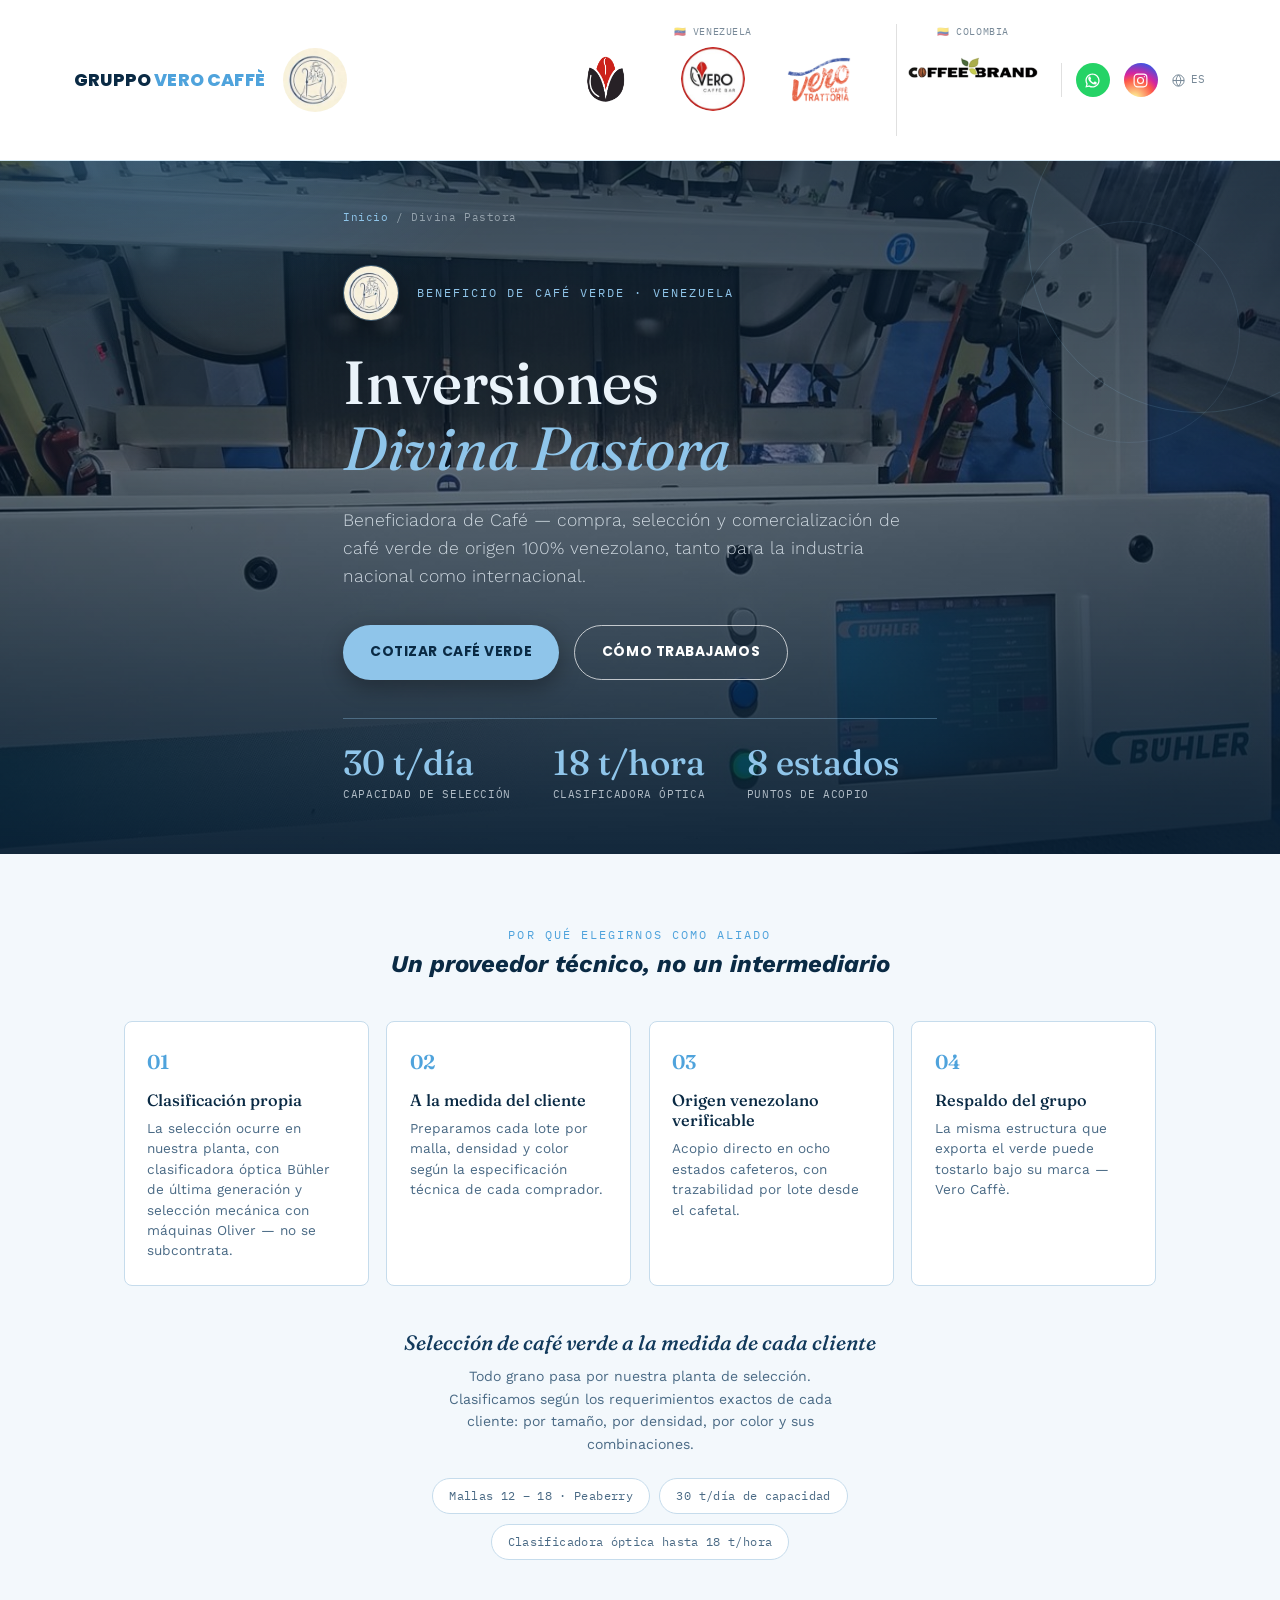
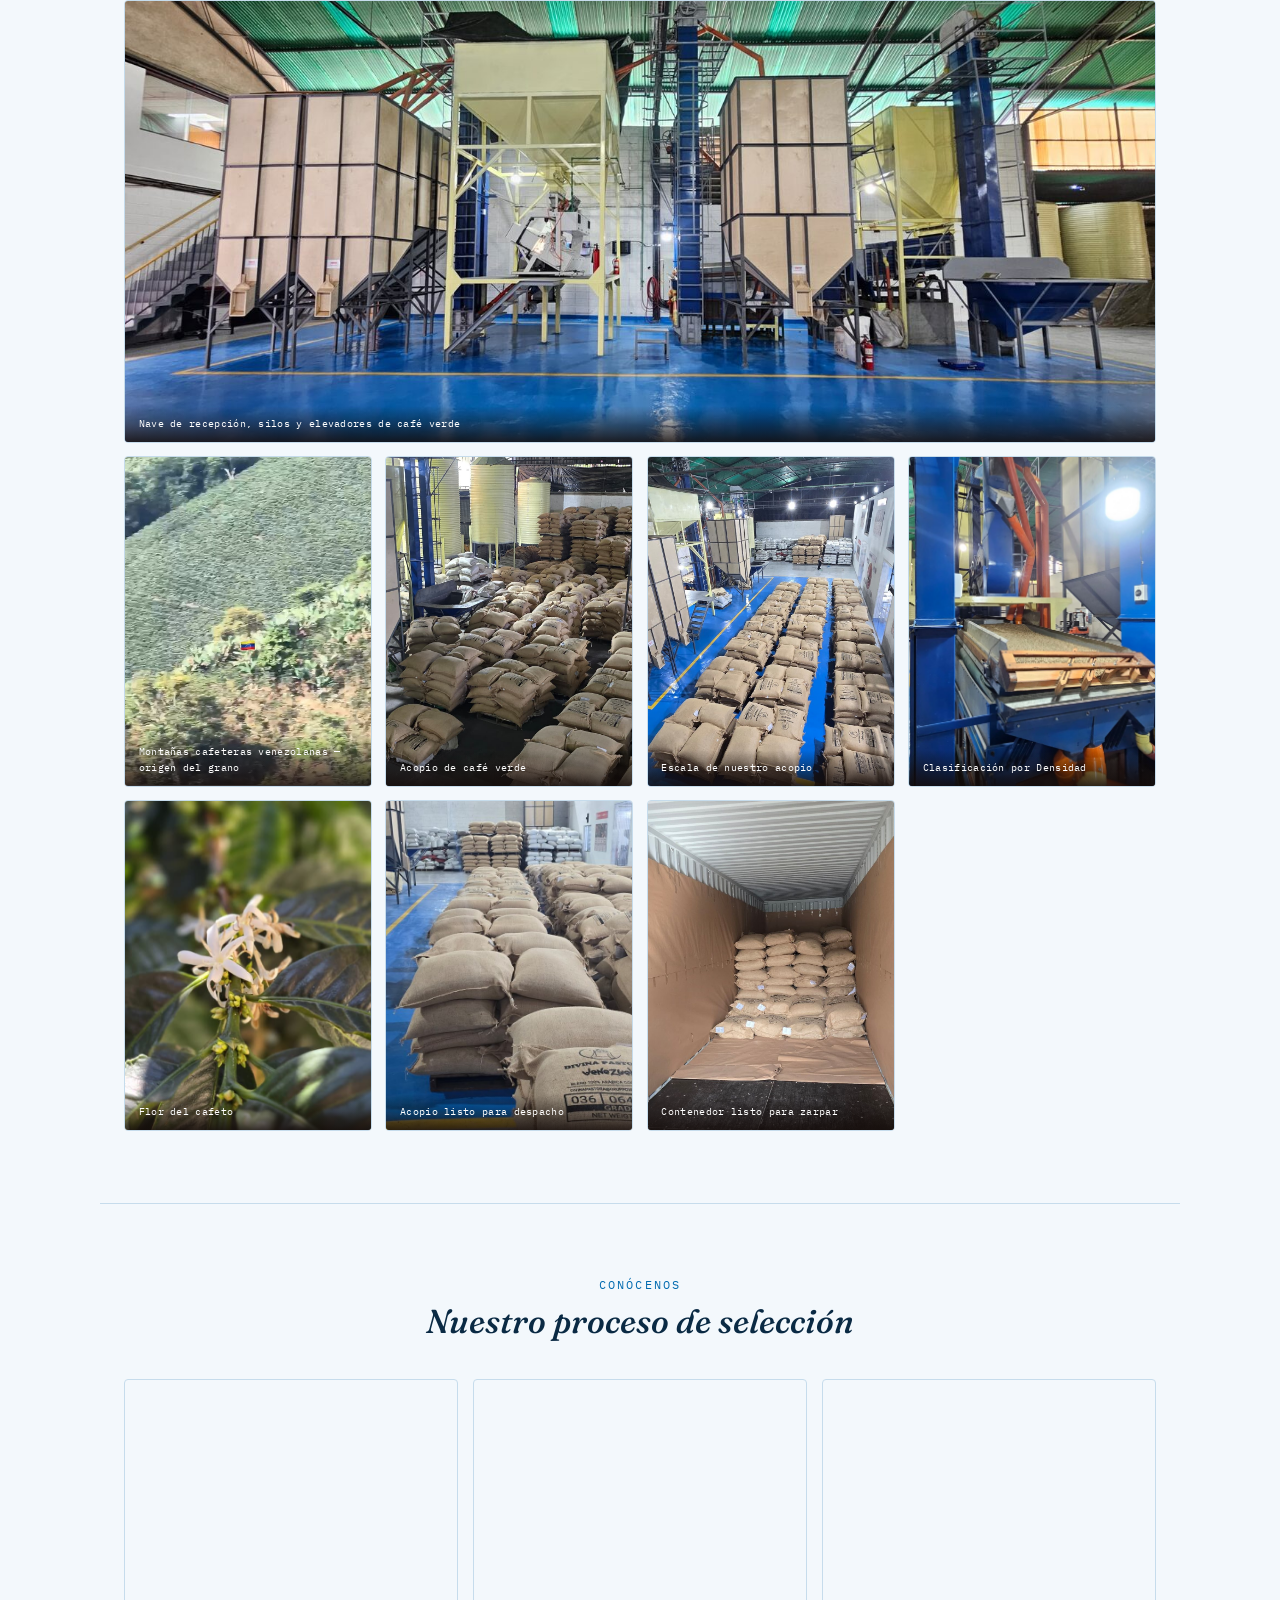
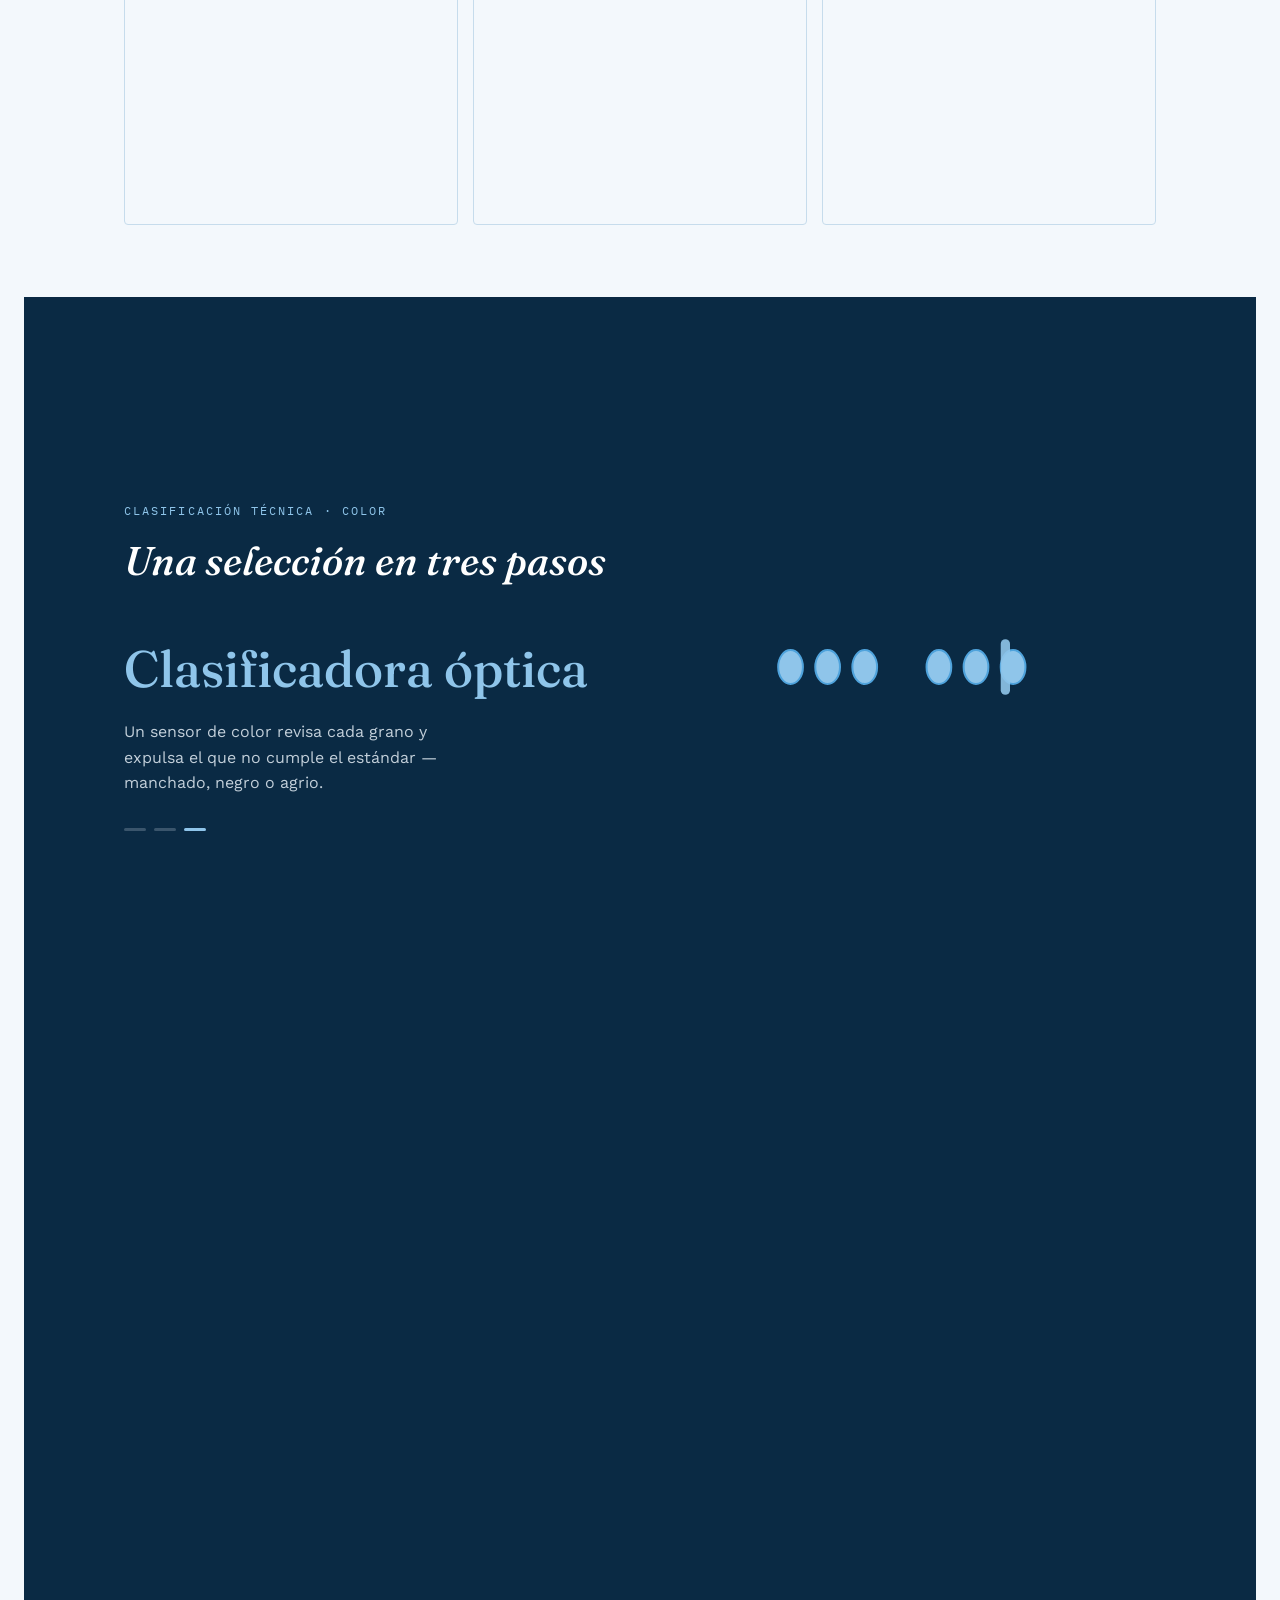
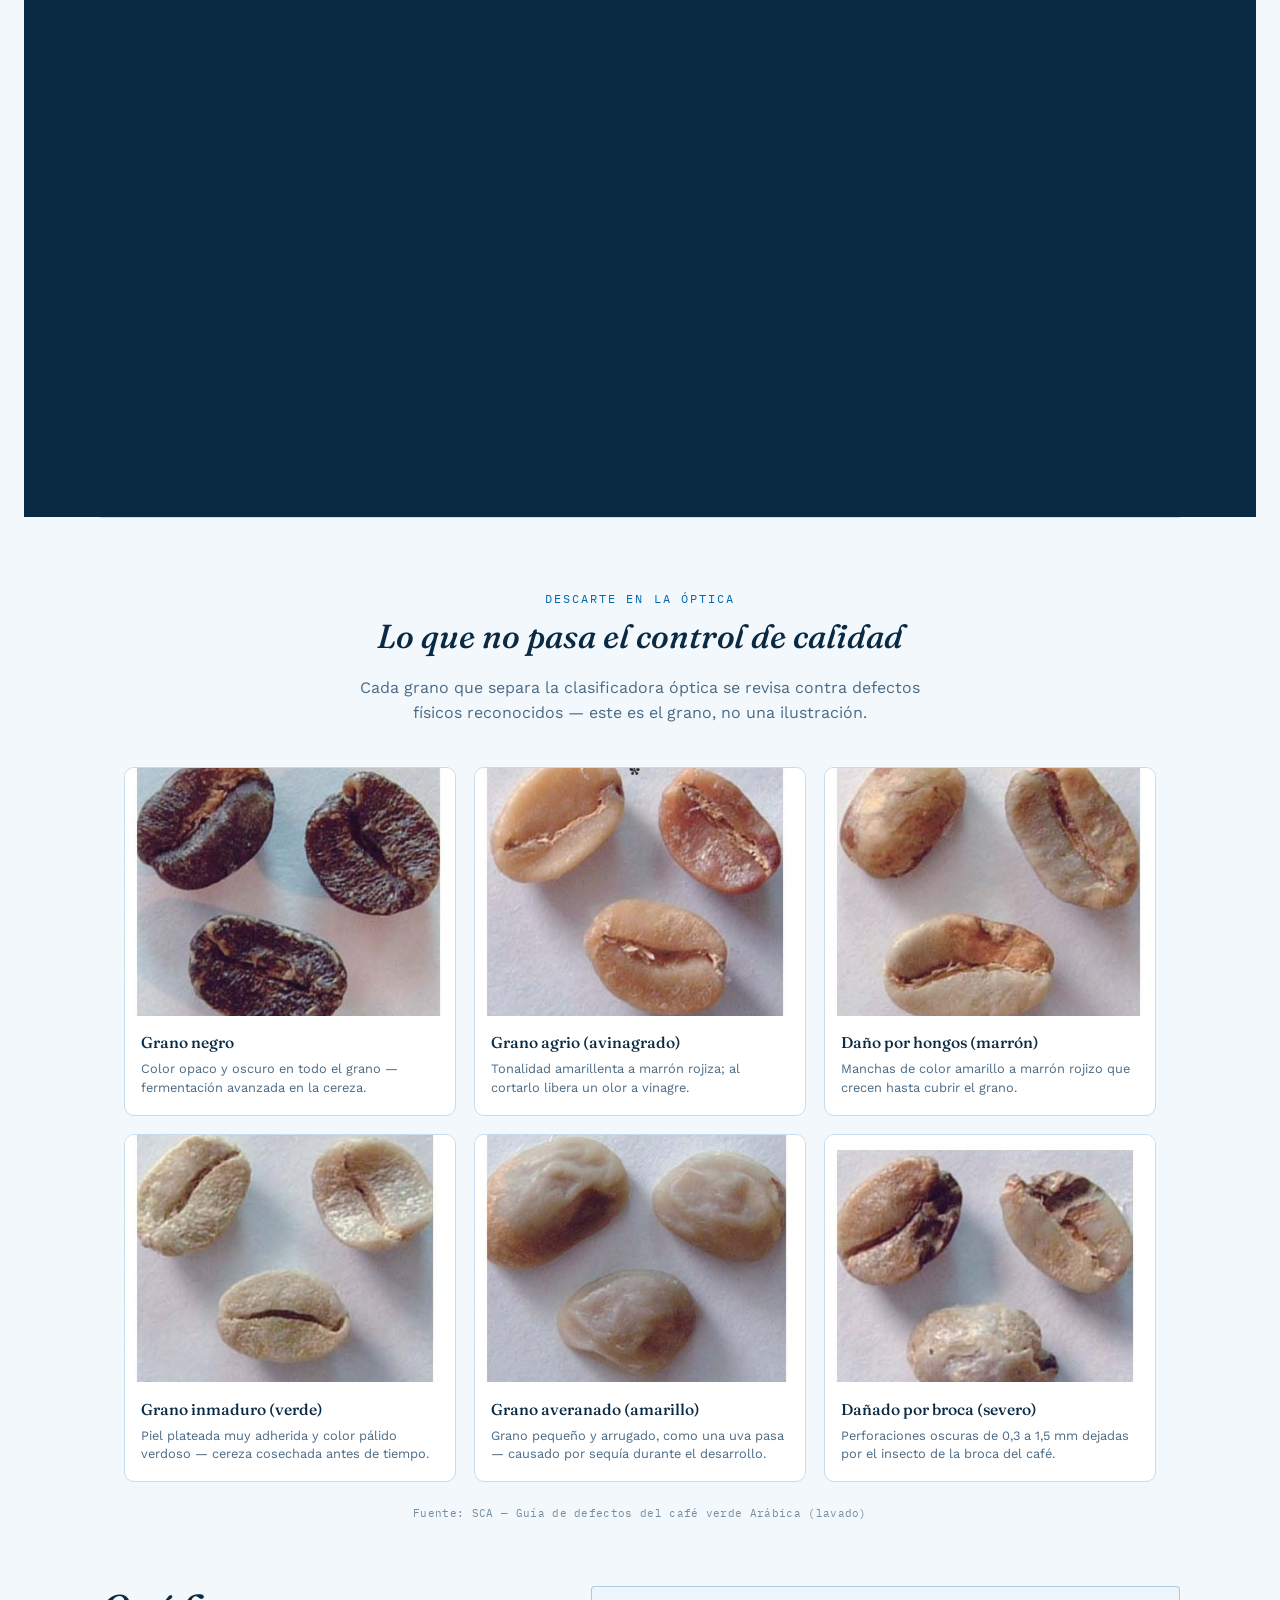
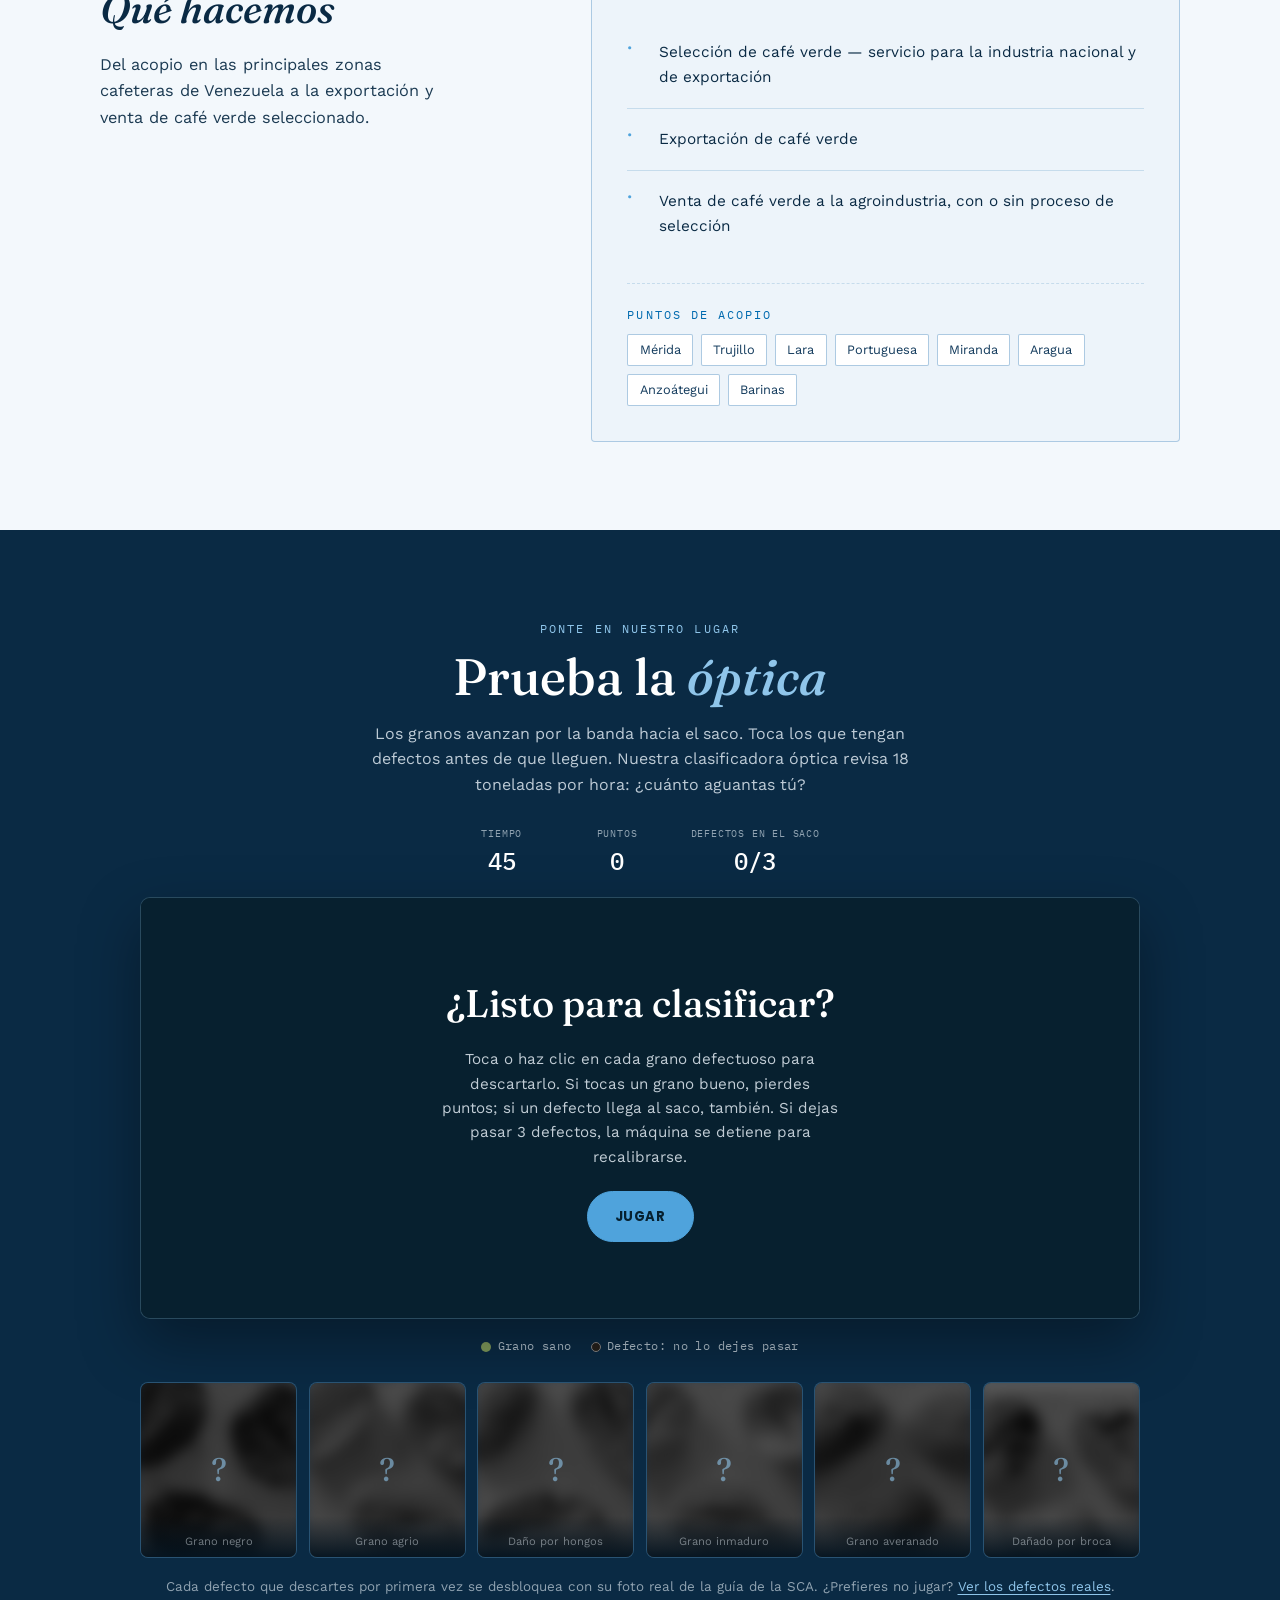
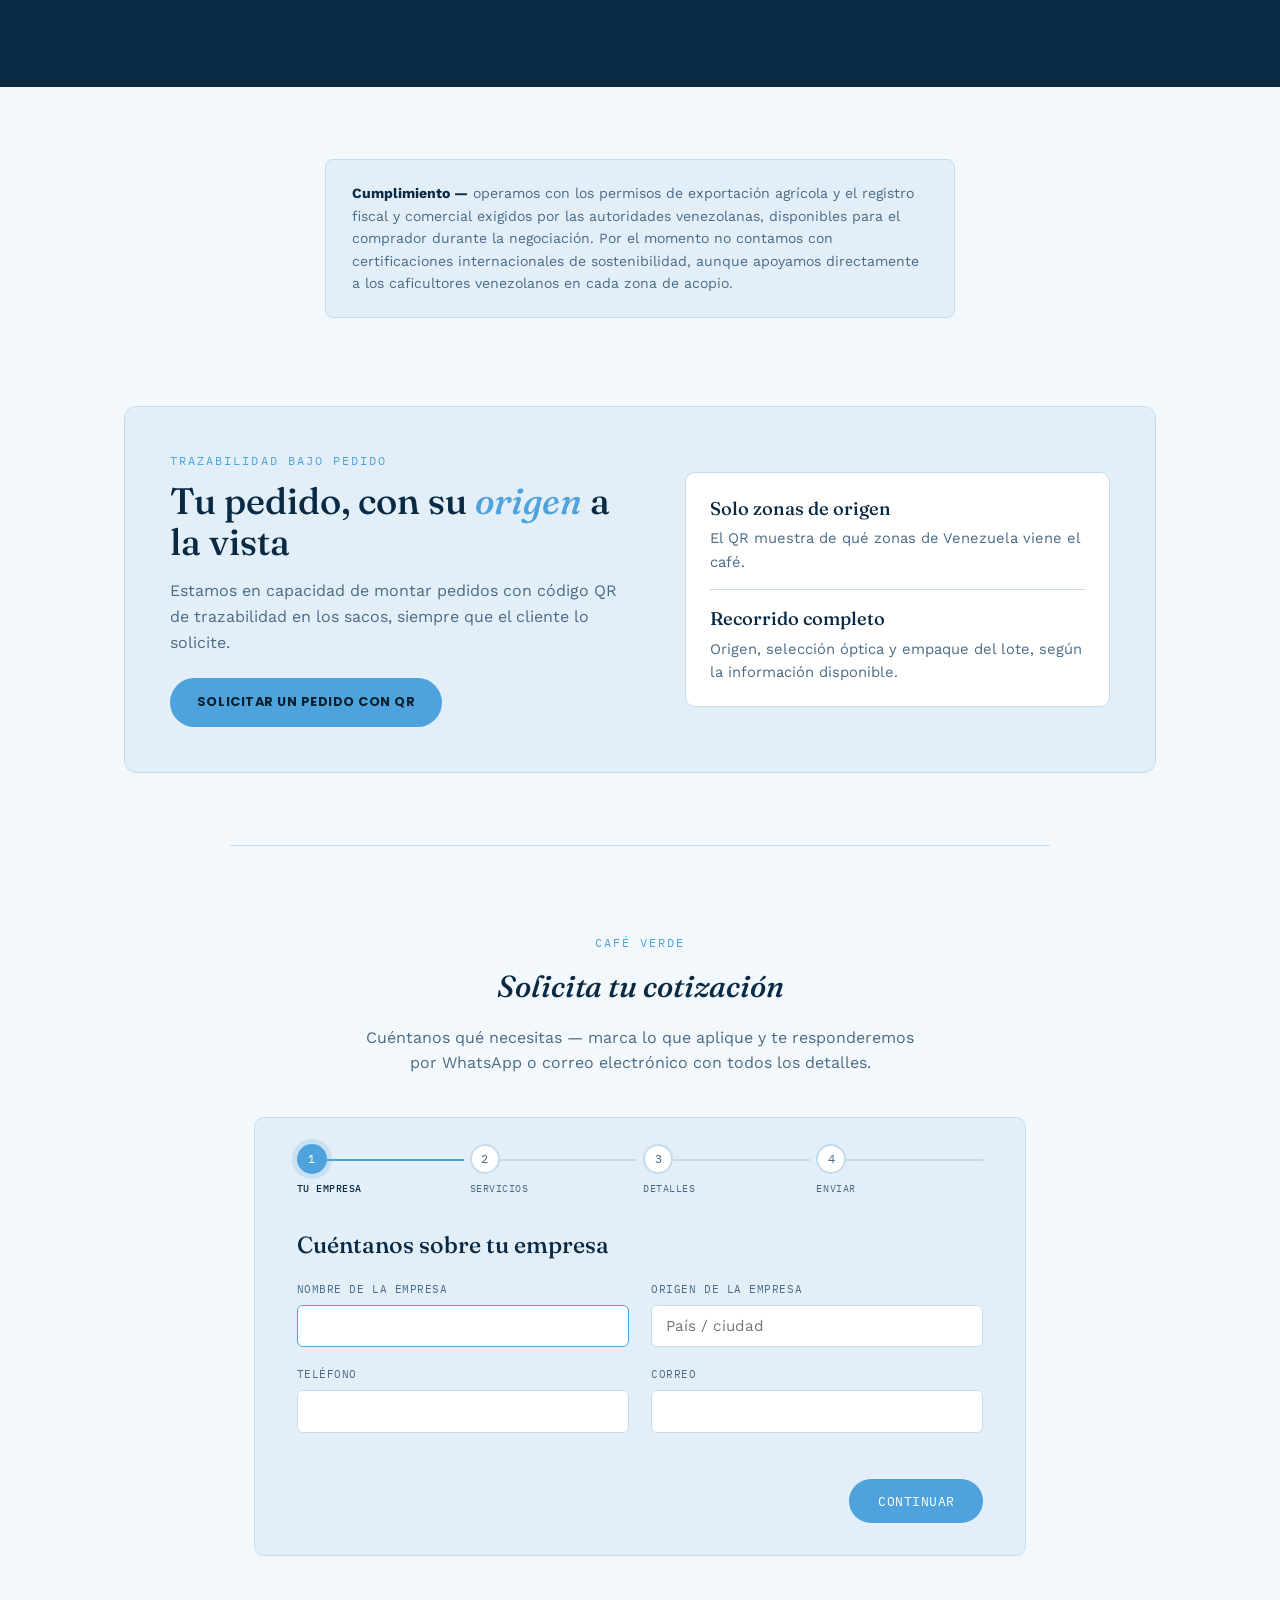
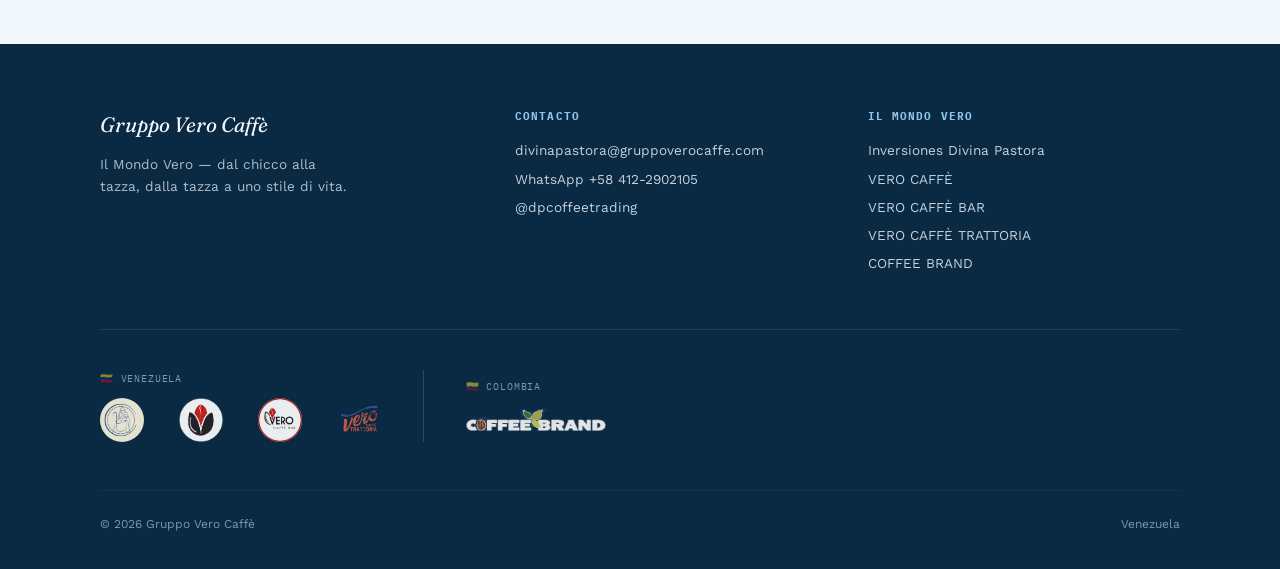
<file: divina-pastora.html>
<!DOCTYPE html>
<html lang="es">
<head>
<meta charset="UTF-8">
<meta name="viewport" content="width=device-width, initial-scale=1.0">
<title>Inversiones Divina Pastora — Gruppo Vero Caffè</title>
<link rel="preconnect" href="https://fonts.googleapis.com">
<link rel="preconnect" href="https://fonts.gstatic.com" crossorigin>
<link href="https://fonts.googleapis.com/css2?family=Fraunces:ital,opsz,wght@0,9..144,300;0,9..144,500;0,9..144,600;1,9..144,400;1,9..144,500&family=Work+Sans:wght@300;400;500;600&family=IBM+Plex+Mono:wght@400;500&family=Poppins:wght@700;800;900&display=swap" rel="stylesheet">
<link rel="stylesheet" href="styles.css?v=29">
<style>
  /* Divina Pastora — paleta propia de marca (azul), sobre la base compartida */
  :root{
    --brass: #4FA3DC;
    --brass-light: #8FC5EA;
    --espresso: #0A2A44;
    --espresso-2: #123A5C;
    --cream: #F3F8FC;
    --cream-2: #E3EFF8;
    --line: #C6DCEC;
    --ink-soft: #4A6A85;
  }
  header{ background:#ffffff; border-bottom-color:rgba(79,163,220,0.25); }
  .footer-bottom{ border-top-color:rgba(79,163,220,0.18); }
  .footer-logos{ border-top-color:rgba(79,163,220,0.18); }
  .unit-desc{ color:#1B3A52; }

  /* Hero editorial — navy con acento azul, a tono con el isotipo */
  .dp-hero{
    position:relative;
    min-height:74vh;
    color:#EAF3FA;
    display:flex; align-items:flex-end;
    overflow:hidden;
  }
  .dp-hero-video{
    position:absolute; inset:0;
    width:100%; height:100%;
    object-fit:cover;
    z-index:0;
  }
  .dp-hero-gradient{
    position:absolute; inset:0;
    background:
      radial-gradient(ellipse 640px 420px at 12% -10%, rgba(79,163,220,0.30), transparent 60%),
      linear-gradient(0deg, rgba(8,31,52,0.93) 0%, rgba(8,31,52,0.55) 55%, rgba(8,31,52,0.72) 100%);
    z-index:1;
  }
  .dp-hero-inner{ padding:3rem 1.5rem 3.2rem; }
  .dp-hero::after{
    content:"";
    position:absolute; right:-90px; top:-90px;
    width:340px; height:340px;
    border:1px solid rgba(143,197,234,0.14);
    border-radius:50%;
    z-index:2;
  }
  .dp-hero::before{
    content:"";
    position:absolute; right:40px; top:60px;
    width:220px; height:220px;
    border:1px solid rgba(143,197,234,0.1);
    border-radius:50%;
    z-index:2;
  }
  .dp-hero-inner{ max-width:1080px; margin:0 auto; position:relative; z-index:3; }
  .dp-breadcrumb{
    font-family:'IBM Plex Mono', monospace;
    font-size:0.7rem; letter-spacing:0.05em;
    color:rgba(234,243,250,0.5);
    margin-bottom:2.4rem;
  }
  .dp-breadcrumb a{ color:#8FC5EA; }
  .dp-breadcrumb a:hover{ text-decoration:underline; }
  .dp-hero-mark{
    display:flex; align-items:center; gap:1.1rem;
    margin-bottom:1.8rem;
  }
  .dp-hero-mark img{
    height:56px; width:56px; border-radius:50%; object-fit:cover;
    border:1px solid rgba(143,197,234,0.35);
    box-shadow:0 10px 30px rgba(0,0,0,0.35);
  }
  .dp-hero-mark .eyebrow{ color:#8FC5EA; }
  .dp-hero-mark .eyebrow::before{ background:#8FC5EA; }
  h1.dp-hero-title{
    font-family:'Fraunces', serif;
    font-weight:500;
    font-size:clamp(2.5rem, 5vw, 3.8rem);
    line-height:1.08;
    max-width:15ch;
    text-wrap:balance;
  }
  h1.dp-hero-title em{ font-style:italic; font-weight:400; color:#8FC5EA; }
  .dp-hero-sub{
    margin-top:1.5rem; max-width:54ch;
    font-size:1.1rem; font-weight:300;
    color:rgba(234,243,250,0.82);
  }
  .dp-hero-cta{ display:flex; flex-wrap:wrap; gap:0.9rem; margin-top:2.2rem; }
  .btn-hero{
    display:inline-flex; align-items:center; justify-content:center;
    padding:0.95rem 1.7rem; border-radius:999px;
    font-family:'Poppins', sans-serif; font-weight:700; font-size:0.86rem;
    letter-spacing:0.04em; text-transform:uppercase;
    transition:transform 0.25s ease, box-shadow 0.25s ease, background 0.25s ease, color 0.25s ease;
  }
  .btn-hero-primary{ background:#8FC5EA; color:#0A2A44; box-shadow:0 8px 22px rgba(0,0,0,0.3); }
  .btn-hero-primary:hover{ transform:translateY(-2px); background:#B4D9F2; box-shadow:0 12px 28px rgba(0,0,0,0.36); }
  .btn-hero-ghost{ border:1.5px solid rgba(255,255,255,0.7); color:#fff; }
  .btn-hero-ghost:hover{ background:#fff; color:#0A2A44; transform:translateY(-2px); }
  .btn-hero:focus-visible{ outline:3px solid #fff; outline-offset:3px; }
  .dp-hero-proof{
    list-style:none; display:flex; flex-wrap:wrap; gap:1.2rem 2.6rem;
    margin-top:2.4rem; padding-top:1.6rem;
    border-top:1px solid rgba(143,197,234,0.35); max-width:40rem;
  }
  .dp-hero-proof strong{
    display:block; font-family:'Fraunces', serif; font-weight:500;
    font-size:clamp(1.7rem, 3vw, 2.2rem); line-height:1; color:#8FC5EA;
  }
  .dp-hero-proof span{
    display:block; margin-top:0.4rem; font-family:'IBM Plex Mono', monospace;
    font-size:0.66rem; letter-spacing:0.06em; text-transform:uppercase; color:rgba(234,243,250,0.72);
  }
  #divina-pastora{ scroll-margin-top:100px; }
  #cotizacion{ scroll-margin-top:100px; }

  /* Entrada suave de la portada (una sola vez) */
  @keyframes heroRise{ from{ opacity:0; transform:translateY(18px); } to{ opacity:1; transform:none; } }
  .dp-breadcrumb, .dp-hero-mark, h1.dp-hero-title, .dp-hero-sub, .dp-hero-cta, .dp-hero-proof{
    animation:heroRise 0.8s cubic-bezier(.2,.7,.2,1) both;
  }
  .dp-hero-mark{ animation-delay:.08s; } h1.dp-hero-title{ animation-delay:.2s; }
  .dp-hero-sub{ animation-delay:.34s; } .dp-hero-cta{ animation-delay:.48s; } .dp-hero-proof{ animation-delay:.6s; }
  /* Aparición al hacer scroll (solo si hay JS y movimiento permitido) */
  .rv{ opacity:0; transform:translateY(22px); transition:opacity .7s ease, transform .7s cubic-bezier(.2,.7,.2,1); transition-delay:calc(var(--d, 0) * 90ms); }
  .rv.in{ opacity:1; transform:none; }

  /* Sección — tipografía más editorial */
  #divina-pastora .unit-label h2{ font-style:italic; }
  #divina-pastora .svc-list li{
    padding:1.15rem 0;
    transition:padding-left 0.25s ease;
  }
  #divina-pastora .svc-list li:hover{ padding-left:0.4rem; }
  #divina-pastora .svc-num{ font-size:0.78rem; color:var(--brass); }

  #divina-pastora{ padding-top:2.5rem; }
  .planta-gallery-wrap{ margin-top:0; }
  .planta-gallery-wrap + .video-trio{
    margin-top:4.5rem; padding-top:4.5rem;
    border-top:1px solid var(--line);
  }

  .video-trio + .malla-story{
    margin-top:4.5rem;
  }
  .sizes-legacy-removed{ display:none; }
  .malla-story + .defects{
    margin-top:0; padding-top:4.5rem;
    border-top:1px solid var(--line);
  }
  .malla-story{ --hdr:96px; --p:0; height:380vh; position:relative; background:var(--espresso); color:#EAF3FA; }
  .malla-stage{
    position:sticky; top:var(--hdr); height:calc(100vh - var(--hdr)); min-height:480px;
    max-width:1080px; margin:0 auto; padding:0 1.5rem;
    display:grid; grid-template-columns:1fr 1fr; align-items:center; gap:2.5rem;
  }
  .malla-copy .eyebrow{ color:var(--brass-light); }
  .malla-copy .eyebrow::before{ background:var(--brass-light); }
  .malla-copy h2{
    font-family:'Fraunces', serif; font-weight:500; font-style:italic;
    font-size:clamp(1.8rem, 3.2vw, 2.5rem); margin-top:0.5rem; color:#fff;
  }
  .malla-sub{ margin-top:1rem; max-width:40ch; color:rgba(234,243,250,0.78); }
  .malla-readout{ margin-top:2.2rem; min-height:6rem; }
  .malla-number{
    display:block; font-family:'Fraunces', serif; font-weight:500;
    font-size:clamp(2.2rem, 4.4vw, 3.2rem); color:var(--brass-light);
  }
  .malla-desc{ margin-top:0.6rem; max-width:36ch; color:rgba(234,243,250,0.82); }
  .malla-dots{ display:flex; gap:0.5rem; margin-top:2rem; }
  .malla-dots span{ width:22px; height:3px; border-radius:2px; background:rgba(234,243,250,0.22); transition:background .4s ease; }
  .malla-dots span.on{ background:var(--brass-light); }
  .malla-art{ display:flex; justify-content:center; }
  .malla-art svg{ width:min(100%, 340px); height:auto; overflow:visible; }
  .malla-ring{ opacity:0.5; }
  #beanTwin, #beanPeaberry{ transform-box:view-box; }
  #phaseTamano, #phasePeso, #phaseColor{ transition:opacity .5s ease; }
  #phaseTamano *, #phasePeso *, #phaseColor *{ transform-box:fill-box; }
  .malla-svg-label{ font-family:'IBM Plex Mono', monospace; font-size:8px; letter-spacing:0.02em; fill:rgba(234,243,250,0.75); text-transform:uppercase; }
  @media (max-width:820px){
    .malla-story{ height:300vh; }
    .malla-stage{ grid-template-columns:1fr; grid-template-rows:auto 1fr; align-content:start; gap:0.8rem; padding-top:1.2rem; min-height:0; }
    .malla-art{ order:-1; } .malla-art svg{ width:min(58vw, 240px); }
    .malla-copy{ text-align:center; }
    .malla-sub, .malla-desc{ margin-left:auto; margin-right:auto; }
    .malla-dots{ justify-content:center; }
    .malla-readout{ min-height:0; }
  }
  .malla-story.static .malla-stage{ position:static; height:auto; padding-top:3.5rem; padding-bottom:3.5rem; }
  .malla-story.static{ height:auto; }


  /* JUEGO — Prueba la óptica */
  .optica-game{ background:var(--espresso); color:#EAF3FA; padding:clamp(3.5rem,7vw,6rem) 1.5rem; }
  .og-inner{ max-width:1000px; margin:0 auto; }
  .og-head{ text-align:center; max-width:60ch; margin:0 auto 1.8rem; }
  .og-head .eyebrow{ justify-content:center; color:var(--brass-light); } .og-head .eyebrow::before{ background:var(--brass-light); }
  .og-head h2{ font-family:'Fraunces', serif; font-weight:500; font-size:clamp(2rem,4.4vw,3.2rem); line-height:1.08; margin-top:0.7rem; color:#fff; }
  .og-head h2 em{ color:var(--brass-light); }
  .og-head p{ margin-top:1rem; color:rgba(234,243,250,0.8); }
  .og-hud{ display:flex; align-items:center; gap:clamp(0.8rem,3vw,2rem); justify-content:center; flex-wrap:wrap; margin-bottom:1rem; font-family:'IBM Plex Mono', monospace; }
  .og-hud div{ display:flex; flex-direction:column; align-items:center; min-width:5.2rem; }
  .og-hud span{ font-size:0.62rem; letter-spacing:0.08em; text-transform:uppercase; color:rgba(234,243,250,0.6); }
  .og-hud b{ font-size:1.5rem; font-weight:500; color:#fff; font-variant-numeric:tabular-nums; }
  .og-hud .og-bag.warn b{ color:#ff8a7a; }
  .og-pause{ background:none; border:1.5px solid rgba(234,243,250,0.4); color:#EAF3FA; border-radius:999px; padding:0.45rem 1rem; font-family:'IBM Plex Mono', monospace; font-size:0.7rem; letter-spacing:0.05em; text-transform:uppercase; cursor:pointer; }
  .og-pause:hover{ border-color:var(--brass-light); color:var(--brass-light); }
  .og-stage{ position:relative; border-radius:10px; overflow:hidden; background:#07202f; border:1px solid rgba(143,197,234,0.25); box-shadow:0 24px 60px rgba(0,0,0,0.35); user-select:none; -webkit-user-select:none; }
  .og-stage.playing{ touch-action:none; cursor:crosshair; }
  .og-stage canvas{ display:block; width:100%; }
  .og-overlay{ position:absolute; inset:0; display:flex; flex-direction:column; align-items:center; justify-content:safe center; text-align:center; padding:1rem 1.2rem; overflow:auto; background:radial-gradient(ellipse at center, rgba(7,32,47,0.72), rgba(7,32,47,0.9)); }
  .og-overlay[hidden]{ display:none; }
  .og-overlay h3{ font-family:'Fraunces', serif; font-weight:500; font-size:clamp(1.6rem,3.6vw,2.4rem); color:#fff; margin:0; }
  .og-overlay p{ max-width:44ch; margin:0.8rem auto 0; color:rgba(234,243,250,0.82); font-size:0.95rem; }
  .og-btns{ display:flex; flex-wrap:wrap; gap:0.8rem; justify-content:center; margin-top:1.4rem; }
  .og-btn{ display:inline-flex; align-items:center; justify-content:center; padding:0.9rem 1.7rem; border-radius:999px; border:1.5px solid var(--brass); background:var(--brass); color:#06202f; font-family:'Poppins', sans-serif; font-weight:700; font-size:0.82rem; letter-spacing:0.04em; text-transform:uppercase; cursor:pointer; transition:transform .2s ease, box-shadow .2s ease; text-decoration:none; }
  .og-btn:hover{ transform:translateY(-2px); box-shadow:0 10px 24px rgba(0,0,0,0.3); }
  .og-btn.ghost{ background:none; color:#EAF3FA; border-color:rgba(234,243,250,0.5); }
  .og-btn:focus-visible, .og-pause:focus-visible{ outline:3px solid #fff; outline-offset:3px; }
  .og-legend{ display:flex; gap:1.2rem; flex-wrap:wrap; justify-content:center; margin-top:1.1rem; font-size:0.78rem; color:rgba(234,243,250,0.75); font-family:'IBM Plex Mono', monospace; letter-spacing:0.03em; }
  .og-legend i{ display:inline-block; width:10px; height:10px; border-radius:50%; margin-right:0.4rem; vertical-align:middle; }
  .og-stats{ display:grid; grid-template-columns:repeat(3,1fr); gap:0.6rem 1.2rem; margin-top:0.9rem; font-family:'IBM Plex Mono', monospace; }
  .og-stats div{ display:flex; flex-direction:column; align-items:center; } .og-stats b{ font-size:1.6rem; font-weight:500; color:#fff; } .og-stats span{ font-size:0.62rem; letter-spacing:0.07em; text-transform:uppercase; color:rgba(234,243,250,0.65); max-width:14ch; }
  .og-toast{ position:absolute; left:50%; top:0.9rem; transform:translate(-50%,-20px); background:var(--brass); color:#06202f; padding:0.55rem 1.1rem; border-radius:999px; font-family:'IBM Plex Mono', monospace; font-size:0.74rem; letter-spacing:0.04em; text-transform:uppercase; opacity:0; pointer-events:none; transition:all .35s cubic-bezier(.2,.7,.2,1); white-space:nowrap; }
  .og-toast.show{ opacity:1; transform:translate(-50%,0); }
  .og-collection{ list-style:none; margin:1.6rem 0 0; padding:0; display:grid; grid-template-columns:repeat(6,1fr); gap:0.7rem; }
  .og-collection li{ position:relative; border-radius:8px; overflow:hidden; aspect-ratio:1/1.12; background:#0d3350; border:1px solid rgba(143,197,234,0.22); }
  .og-collection img{ width:100%; height:100%; object-fit:cover; display:block; transition:filter .6s ease, opacity .6s ease, transform .6s ease; }
  .og-collection .og-name{ position:absolute; left:0; right:0; bottom:0; padding:1.2rem 0.5rem 0.5rem; background:linear-gradient(0deg, rgba(5,20,32,0.95), transparent); font-size:0.7rem; line-height:1.25; text-align:center; color:#fff; }
  .og-collection .og-lock{ position:absolute; inset:0; display:grid; place-items:center; font-family:'Fraunces', serif; font-size:2rem; color:rgba(143,197,234,0.6); transition:opacity .4s ease; }
  .og-collection li.locked img{ filter:grayscale(1) brightness(.35) blur(6px); transform:scale(1.1); }
  .og-collection li.locked .og-name{ color:rgba(234,243,250,0.45); }
  .og-collection li:not(.locked) .og-lock{ opacity:0; }
  .og-collection li.new{ animation:ogPop .8s cubic-bezier(.2,.7,.2,1); box-shadow:0 0 0 2px var(--brass-light), 0 0 24px rgba(143,197,234,0.45); }
  @keyframes ogPop{ 0%{ transform:scale(.88); } 55%{ transform:scale(1.06); } 100%{ transform:scale(1); } }
  .og-note{ text-align:center; margin-top:1.1rem; font-size:0.84rem; color:rgba(234,243,250,0.6); }
  .og-note a{ color:var(--brass-light); text-decoration:underline; text-underline-offset:3px; }
  @media (max-width:760px){ .og-collection{ grid-template-columns:repeat(3,1fr); } .og-stats{ grid-template-columns:1fr 1fr 1fr; } }
  @media (max-width:480px){ .og-overlay h3{ font-size:1.35rem; } .og-overlay p{ font-size:0.86rem; margin-top:0.5rem; } .og-stats{ margin-top:0.7rem; } .og-stats b{ font-size:1.3rem; } .og-btns{ margin-top:1rem; } .og-hud b{ font-size:1.25rem; } .og-hud div{ min-width:4rem; } .og-legend{ display:none; } }
  .defects{ max-width:1080px; margin:0 auto; padding:0 1.5rem 4rem; }
  .defects-head{ text-align:center; max-width:60ch; margin:0 auto 2.6rem; }
  .defects-head h3{ font-family:'Fraunces', serif; font-weight:500; font-style:italic; font-size:clamp(1.6rem, 2.6vw, 2.1rem); }
  .defects-head p{ margin-top:0.8rem; color:var(--ink-soft); }
  .defects-grid{ display:grid; grid-template-columns:repeat(3,1fr); gap:1.1rem; }
  .defect-card{ background:#fff; border:1px solid var(--line); border-radius:10px; overflow:hidden; }
  .defect-card img{ width:100%; aspect-ratio:4/3; object-fit:cover; display:block; }
  .defect-card-body{ padding:0.9rem 1rem 1.1rem; }
  .defect-card h4{ font-family:'Fraunces', serif; font-weight:500; font-size:0.98rem; color:var(--espresso); }
  .defect-card p{ margin-top:0.3rem; font-size:0.8rem; line-height:1.45; color:var(--ink-soft); }
  .defects-source{ margin-top:1.4rem; text-align:center; font-family:'IBM Plex Mono', monospace; font-size:0.66rem; letter-spacing:0.03em; color:var(--ink-soft); opacity:0.75; }
  @media (max-width:820px){ .defects-grid{ grid-template-columns:repeat(2,1fr); } }
  @media (max-width:480px){ .defects-grid{ grid-template-columns:1fr; } }
  .video-trio{ max-width:1080px; margin:0 auto; padding:0 1.5rem 0; }
  .video-trio .photo-strip-head{ text-align:center; max-width:56ch; margin:0 auto 2rem; }
  .video-trio .photo-strip-head h3{ font-family:'Fraunces', serif; font-weight:500; font-size:clamp(1.6rem, 2.6vw, 2.1rem); font-style:italic; }
  .video-trio-grid{ display:grid; grid-template-columns:repeat(3,1fr); gap:0.9rem; }
  .video-trio-grid figure{ position:relative; overflow:hidden; border-radius:4px; border:1px solid var(--line); aspect-ratio:3/4; margin:0; }
  .video-trio-grid video{ width:100%; height:100%; object-fit:cover; display:block; }
  @media (max-width:820px){ .video-trio-grid{ grid-template-columns:repeat(2,1fr); } }
  @media (max-width:480px){ .video-trio-grid{ grid-template-columns:1fr; } }
  .planta-gallery-head{ text-align:center; max-width:64ch; margin:0 auto 2.5rem; }
  .planta-gallery-head p{ margin-left:auto; margin-right:auto; }
  .planta-specs{
    display:flex; flex-wrap:wrap; justify-content:center;
    gap:0.6rem; margin-top:1.4rem;
  }
  .planta-specs span{
    font-family:'IBM Plex Mono', monospace; font-size:0.72rem; letter-spacing:0.03em;
    border:1px solid var(--line); color:var(--ink-soft);
    background:#fff; padding:0.5rem 1rem; border-radius:999px;
  }

  /* Por qué elegirnos como aliado */
  .ally-strip{ max-width:1080px; margin:0 auto; padding:4.5rem 1.5rem 0; }
  .ally-head{ text-align:center; max-width:60ch; margin:0 auto 2.4rem; }
  .ally-head h2{ font-style:italic; }
  .ally-grid{ display:grid; grid-template-columns:repeat(4,1fr); gap:1.1rem; }
  .ally-card{ border:1px solid var(--line); border-radius:8px; padding:1.5rem 1.4rem; background:#fff; }
  .ally-card .ally-num{ font-family:'Fraunces', serif; font-weight:600; color:var(--brass); font-size:1.25rem; }
  .ally-card h4{ font-family:'Fraunces', serif; font-weight:500; font-size:1.02rem; margin:0.7rem 0 0.5rem; line-height:1.25; }
  .ally-card p{ font-size:0.85rem; color:var(--ink-soft); line-height:1.5; margin:0; }
  @media (max-width:820px){ .ally-grid{ grid-template-columns:1fr 1fr; } }
  @media (max-width:480px){ .ally-grid{ grid-template-columns:1fr; } }

  /* Cumplimiento */
  /* Trazabilidad bajo pedido */
  .trace{ max-width:1080px; margin:0 auto; padding:0 1.5rem clamp(3rem,6vw,4.5rem); }
  .trace-inner{ background:var(--cream-2); border:1px solid var(--line); border-radius:12px; padding:clamp(1.6rem,4vw,2.8rem); display:grid; grid-template-columns:1.1fr 1fr; gap:clamp(1.5rem,4vw,3rem); align-items:center; }
  .trace h2{ font-family:'Fraunces',serif; font-weight:500; font-size:clamp(1.7rem,3.2vw,2.3rem); line-height:1.1; margin:0.7rem 0 0; color:var(--espresso); }
  .trace h2 em{ color:var(--brass); }
  .trace p{ margin:1rem 0 0; color:var(--ink-soft); }
  .trace-cta{ display:inline-flex; padding:0.9rem 1.7rem; border-radius:999px; background:var(--brass); color:#06202f; font-family:'Poppins',sans-serif; font-weight:700; font-size:0.8rem; letter-spacing:0.04em; text-transform:uppercase; text-decoration:none; transition:transform .2s ease, box-shadow .2s ease; }
  .trace-cta:hover{ transform:translateY(-2px); box-shadow:0 10px 24px rgba(0,0,0,0.18); }
  .trace-box{ background:#fff; border:1px solid var(--line); border-radius:10px; padding:1.3rem 1.5rem; }
  .trace-opt{ padding:0.9rem 0; border-bottom:1px solid var(--line); } .trace-opt:first-child{ padding-top:0; } .trace-opt:last-child{ border-bottom:0; padding-bottom:0; }
  .trace-opt strong{ display:block; font-family:'Fraunces',serif; font-weight:500; font-size:1.15rem; color:var(--espresso); }
  .trace-opt span{ display:block; margin-top:0.25rem; color:var(--ink-soft); font-size:0.92rem; }
  @media (max-width:760px){ .trace-inner{ grid-template-columns:1fr; } }
  .compliance-strip{ max-width:1080px; margin:0 auto; padding:clamp(3rem,6vw,4.5rem) 1.5rem 5.5rem; }
  .compliance-note{
    background:var(--cream-2); border:1px solid var(--line); border-radius:8px;
    padding:1.4rem 1.6rem; font-size:0.88rem; color:var(--ink-soft); line-height:1.6;
    max-width:70ch; margin:0 auto;
  }
  .compliance-note strong{ color:var(--espresso); }
</style>
</head>
<body>

<header>
  <nav>
    <div class="brand-group">
      <a href="index.html" class="brand">Gruppo <span>Vero Caffè</span></a>
      <span class="brand-page-logo-wrap"><img src="assets/divina-ig-profile.jpg?v=1" class="brand-page-logo round" alt="Inversiones Divina Pastora"></span>
    </div>
    <button class="nav-toggle" aria-label="Abrir menú" aria-expanded="false" id="navToggle">☰</button>
    <div class="navlinks" id="navLinks">
  <div class="nav-country-group">
    <span class="nav-country-label">🇻🇪 Venezuela</span>
    <div class="nav-country-logos">
      <a href="vero-caffe.html" class="nav-logo-link"><img src="assets/vero-mark.png?v=1" class="nav-logo" alt="Vero Caffè"></a>
      <a href="vero-caffe-bar.html" class="nav-logo-link"><img src="assets/verocaffebar-logo.jpg?v=1" class="nav-logo round" alt="Vero Caffè Bar"></a>
      <a href="vero-caffe-trattoria.html" class="nav-logo-link"><img src="assets/trattoria-logo-icon.png?v=1" class="nav-logo" alt="Vero Caffè Trattoria"></a>
    </div>
  </div>
  <div class="nav-country-divider"></div>
  <div class="nav-country-group">
    <span class="nav-country-label">🇨🇴 Colombia</span>
    <div class="nav-country-logos">
      <a href="coffee-brand.html" class="nav-logo-link"><img src="assets/coffeebrand-icon.png?v=3" class="nav-logo-wordmark" alt="Coffee Brand"></a>
    </div>
  </div>
      <div class="header-icons">
        <a href="https://wa.me/584122902105" target="_blank" rel="noopener" aria-label="WhatsApp" class="ic-whatsapp"><svg viewBox="0 0 24 24" fill="currentColor"><path d="M17.47 14.38c-.3-.15-1.76-.87-2.03-.97-.27-.1-.47-.15-.67.15-.2.3-.77.97-.94 1.16-.17.2-.35.22-.64.08-.3-.15-1.26-.46-2.39-1.48-.88-.79-1.48-1.76-1.65-2.06-.17-.3-.02-.46.13-.6.13-.14.3-.35.44-.52.15-.17.2-.3.3-.5.1-.2.05-.37-.02-.52-.08-.15-.67-1.61-.92-2.21-.24-.58-.49-.5-.67-.51-.17 0-.37-.01-.57-.01-.2 0-.52.07-.79.37-.27.3-1.04 1.02-1.04 2.48s1.07 2.87 1.21 3.07c.15.2 2.1 3.2 5.08 4.49.71.3 1.26.49 1.69.62.72.23 1.36.2 1.87.12.57-.09 1.76-.72 2.01-1.42.25-.69.25-1.29.17-1.41-.07-.13-.27-.2-.57-.35z"/><path d="M12 2C6.49 2 2 6.49 2 12c0 1.76.46 3.48 1.35 5L2 22l5.13-1.34A9.96 9.96 0 0 0 12 22c5.51 0 10-4.49 10-10S17.51 2 12 2zm0 18.16h-.003a8.2 8.2 0 0 1-4.176-1.144l-.3-.178-3.043.792.813-2.968-.196-.305A8.18 8.18 0 0 1 3.84 12c0-4.52 3.68-8.2 8.2-8.2 2.19 0 4.25.85 5.8 2.4a8.15 8.15 0 0 1 2.4 5.8c0 4.52-3.68 8.16-8.24 8.16z"/></svg></a>
        <a href="https://instagram.com/dpcoffeetrading" target="_blank" rel="noopener" aria-label="Instagram" class="ic-instagram"><svg viewBox="0 0 24 24" fill="none" stroke="currentColor" stroke-width="1.6"><rect x="3" y="3" width="18" height="18" rx="5"/><circle cx="12" cy="12" r="4.2"/><circle cx="17.4" cy="6.6" r="0.9" fill="currentColor" stroke="none"/></svg></a>
        <details class="lang-switch">
        <summary><svg viewBox="0 0 24 24" fill="none" stroke="currentColor" stroke-width="1.6"><circle cx="12" cy="12" r="9"/><path d="M3 12h18M12 3c2.4 2.5 3.7 5.7 3.7 9s-1.3 6.5-3.7 9c-2.4-2.5-3.7-5.7-3.7-9s1.3-6.5 3.7-9z"/></svg><span>ES</span></summary>
        <div class="lang-menu">
          <a href="#" data-lang="es" class="active">Español <small>ES</small></a>
          <a href="#" data-lang="en">English <small>EN</small></a>
          <a href="#" data-lang="it">Italiano <small>IT</small></a>
          <a href="#" class="soon">Русский <small>próx.</small></a>
          <a href="#" class="soon">中文 <small>próx.</small></a>
        </div>
      </details>
      </div>
    </div>
  </nav>
</header>

<section class="dp-hero">
  <video class="dp-hero-video" src="assets/video/buhler-sorting-web.mp4" poster="assets/video/buhler-sorting-poster.jpg" autoplay muted loop playsinline></video>
  <div class="dp-hero-gradient"></div>
  <div class="dp-hero-inner">
    <div class="dp-breadcrumb"><a href="index.html">Inicio</a> / Divina Pastora</div>
    <div class="dp-hero-mark">
      <img src="assets/divina-ig-profile.jpg?v=1" alt="Inversiones Divina Pastora">
      <div class="eyebrow">Beneficio de café verde · Venezuela</div>
    </div>
    <h1 class="dp-hero-title">Inversiones <em>Divina Pastora</em></h1>
    <p class="dp-hero-sub">Beneficiadora de Café — compra, selección y comercialización de café verde de origen 100% venezolano, tanto para la industria nacional como internacional.</p>
    <div class="dp-hero-cta">
      <a href="#cotizacion" class="btn-hero btn-hero-primary">Cotizar café verde</a>
      <a href="#divina-pastora" class="btn-hero btn-hero-ghost">Cómo trabajamos</a>
    </div>
    <ul class="dp-hero-proof" aria-label="Cifras de la planta">
      <li><strong>30 t/día</strong><span>Capacidad de selección</span></li>
      <li><strong>18 t/hora</strong><span>Clasificadora óptica</span></li>
      <li><strong>8 estados</strong><span>Puntos de acopio</span></li>
    </ul>
  </div>
</section>

<section class="ally-strip">
  <div class="ally-head">
    <div class="eyebrow" style="justify-content:center;">Por qué elegirnos como aliado</div>
    <h2>Un proveedor técnico, no un intermediario</h2>
  </div>
  <div class="ally-grid">
    <div class="ally-card">
      <span class="ally-num">01</span>
      <h4>Clasificación propia</h4>
      <p>La selección ocurre en nuestra planta, con clasificadora óptica Bühler de última generación y selección mecánica con máquinas Oliver — no se subcontrata.</p>
    </div>
    <div class="ally-card">
      <span class="ally-num">02</span>
      <h4>A la medida del cliente</h4>
      <p>Preparamos cada lote por malla, densidad y color según la especificación técnica de cada comprador.</p>
    </div>
    <div class="ally-card">
      <span class="ally-num">03</span>
      <h4>Origen venezolano verificable</h4>
      <p>Acopio directo en ocho estados cafeteros, con trazabilidad por lote desde el cafetal.</p>
    </div>
    <div class="ally-card">
      <span class="ally-num">04</span>
      <h4>Respaldo del grupo</h4>
      <p>La misma estructura que exporta el verde puede tostarlo bajo su marca — Vero Caffè.</p>
    </div>
  </div>
</section>

<section class="unit accent-dp" id="divina-pastora">
  <div class="planta-gallery-wrap">
    <div class="planta-gallery-head">
      <h3>Selección de café verde a la medida de cada cliente</h3>
      <p>Todo grano pasa por nuestra planta de selección. Clasificamos según los requerimientos exactos de cada cliente: por tamaño, por densidad, por color y sus combinaciones.</p>
      <div class="planta-specs">
        <span>Mallas 12 – 18 · Peaberry</span>
        <span>30&nbsp;t/día de capacidad</span>
        <span>Clasificadora óptica hasta 18&nbsp;t/hora</span>
      </div>
    </div>
    <div class="planta-grid" data-rotate-pool='[
        {"src":"assets/planta/planta-02-buhler.jpg?v=1","alt":"Clasificadora óptica Bühler Sortex B en la planta de beneficio","caption":"Clasificación por Color"},
        {"src":"assets/planta/planta-03-grano.jpg?v=1","alt":"Café verde venezolano sobre mesa densimétrica","caption":"Clasificación por Densidad"},
        {"src":"assets/planta/planta-04-silo.jpg?v=1","alt":"Silo de almacenamiento de café verde","caption":"Clasificación por Volumen"},
        {"src":"assets/origen/flor-cafeto.jpg?v=1","alt":"Flor del cafeto en tierras venezolanas","caption":"Flor del cafeto"},
        {"src":"assets/origen/cereza-verde.jpg?v=1","alt":"Cereza de café verde en la mata","caption":"Cereza en desarrollo"},
        {"src":"assets/origen/cereza-madura.jpg?v=1","alt":"Cereza de café madurando","caption":"Cereza madurando"},
        {"src":"assets/planta/sacos-almacen.jpg?v=1","alt":"Sacos de café verde almacenados en la planta de Divina Pastora","caption":"Acopio de café verde"},
        {"src":"assets/planta/grano-verde-cerca.jpg?v=1","alt":"Café verde venezolano seleccionado","caption":"Café verde listo para exportar"},
        {"src":"assets/planta/sacos-enrollados.jpg?v=1","alt":"Sacos de yute para empaque de café","caption":"Sacos de yute para exportación"},
        {"src":"assets/planta/pallets-exportacion.jpg?v=1","alt":"Pallets de café verde empacados para exportación","caption":"Bolsas de alta resistencia"},
        {"src":"assets/planta/almacen-sacos-divina-pastora.jpg?v=1","alt":"Nave de la planta con filas de sacos de café verde Divina Pastora listos para despacho","caption":"Acopio listo para despacho"},
        {"src":"assets/planta/saco-marca-divina-pastora.jpg?v=1","alt":"Saco de yute con la marca Divina Pastora Venezuela, blend 100% arábica","caption":"Nuestra marca en cada saco"},
        {"src":"assets/planta/almacen-vista-superior.jpg?v=1","alt":"Vista general de la nave con filas de sacos de café verde organizados para exportación","caption":"Escala de nuestro acopio"},
        {"src":"assets/planta/contenedor-exportacion.jpg?v=1","alt":"Contenedor cargado con sacos de café verde Divina Pastora listo para exportar","caption":"Contenedor listo para zarpar"},
        {"src":"assets/planta/control-antidrogas-1.jpg?v=1","alt":"Unidad canina de la Guardia Nacional inspeccionando los sacos de café antes del despacho","caption":"Control canino previo al despacho"},
        {"src":"assets/planta/control-antidrogas-2.jpg?v=1","alt":"Funcionarios verificando una muestra de café verde antes de la exportación","caption":"Verificación oficial de cada lote"},
        {"src":"assets/planta/control-antidrogas-3.jpg?v=1","alt":"Inspección conjunta de las autoridades antes de exportar el café verde","caption":"Inspección previa a la exportación"}
      ]'>
      <figure class="planta-item span-3 wide">
        <img src="assets/planta/planta-01-nave.jpg?v=1" alt="Nave de silos y equipos de beneficio en la planta de Inversiones Divina Pastora" loading="lazy">
        <figcaption>Nave de recepción, silos y elevadores de café verde</figcaption>
      </figure>
      <figure class="planta-item tall">
        <video src="assets/video/finca-drone.mp4" poster="assets/video/finca-drone-poster.jpg" autoplay muted loop playsinline></video>
        <figcaption>Montañas cafeteras venezolanas — origen del grano</figcaption>
      </figure>
      <figure class="planta-item tall photo-rotate">
        <img src="assets/planta/planta-02-buhler.jpg?v=1" alt="Clasificadora óptica Bühler Sortex B en la planta de beneficio" loading="lazy">
        <figcaption>Clasificación por Color</figcaption>
      </figure>
      <figure class="planta-item tall photo-rotate">
        <img src="assets/planta/planta-03-grano.jpg?v=1" alt="Café verde venezolano sobre mesa densimétrica" loading="lazy">
        <figcaption>Clasificación por Densidad</figcaption>
      </figure>
      <figure class="planta-item tall photo-rotate">
        <img src="assets/planta/planta-04-silo.jpg?v=1" alt="Silo de almacenamiento de café verde" loading="lazy">
        <figcaption>Clasificación por Volumen</figcaption>
      </figure>
      <figure class="planta-item tall photo-rotate">
        <img src="assets/origen/flor-cafeto.jpg?v=1" alt="Flor del cafeto en tierras venezolanas" loading="lazy">
        <figcaption>Flor del cafeto</figcaption>
      </figure>
      <figure class="planta-item tall photo-rotate">
        <img src="assets/origen/cereza-verde.jpg?v=1" alt="Cereza de café verde en la mata" loading="lazy">
        <figcaption>Cereza en desarrollo</figcaption>
      </figure>
      <figure class="planta-item tall photo-rotate">
        <img src="assets/origen/cereza-madura.jpg?v=1" alt="Cereza de café madurando" loading="lazy">
        <figcaption>Cereza madurando</figcaption>
      </figure>
    </div>
  </div>

  <section class="video-trio">
    <div class="photo-strip-head">
      <div class="eyebrow" style="justify-content:center;">Conócenos</div>
      <h3>Nuestro proceso de selección</h3>
    </div>
    <div class="video-trio-grid">
      <figure><video src="assets/video/seleccion-manual.mp4?v=1" autoplay muted loop playsinline></video></figure>
      <figure><video src="assets/video/seleccion-maquina.mp4?v=1" autoplay muted loop playsinline></video></figure>
      <figure><video src="assets/video/seleccion-detalle.mp4?v=1" autoplay muted loop playsinline></video></figure>
    </div>
  </section>

  <section class="malla-story" id="tamanos">
    <div class="malla-stage">
      <div class="malla-copy">
        <div class="eyebrow" id="mallaKicker">Clasificación técnica · Tamaño</div>
        <h2>Una selección en tres pasos</h2>
        <div class="malla-readout">
          <span class="malla-number" id="mallaNumber">Malla 12</span>
          <p class="malla-desc" id="mallaDesc">El café pasa por mallas de zarandeo que separan cada grano por tamaño.</p>
        </div>
        <div class="malla-dots" aria-hidden="true">
          <span class="on"></span><span></span><span></span>
        </div>
      </div>
      <div class="malla-art" aria-hidden="true">
        <svg viewBox="0 0 220 220">
          <g id="phaseTamano">
            <circle class="malla-ring" cx="110" cy="110" r="92" fill="none" stroke="var(--brass)" stroke-width="2" stroke-dasharray="3 5"/>
            <g id="beanTwin" transform="translate(110 110)">
              <ellipse cx="0" cy="0" rx="16.8" ry="24.35" fill="var(--brass-light)" stroke="var(--brass)" stroke-width="1.6"/>
              <path d="M0 -20.6 C-4.8 -8.3 8 13.6 0 23.6" stroke="var(--espresso)" stroke-width="1.4" fill="none" stroke-linecap="round"/>
            </g>
            <g id="beanPeaberry" transform="translate(110 110)" opacity="0">
              <ellipse cx="0" cy="0" rx="18.5" ry="16.2" fill="var(--brass-light)" stroke="var(--brass)" stroke-width="1.6"/>
              <ellipse cx="0" cy="0" rx="2.6" ry="3.6" fill="var(--espresso)" opacity="0.75"/>
            </g>
          </g>
          <g id="phasePeso" opacity="0">
            <line x1="30" y1="150" x2="190" y2="90" stroke="var(--brass)" stroke-width="2.5" stroke-linecap="round"/>
            <line x1="30" y1="150" x2="30" y2="166" stroke="var(--brass)" stroke-width="2.5" stroke-linecap="round"/>
            <g id="pesoHeavy"></g>
            <g id="pesoLight"></g>
            <text x="38" y="186" class="malla-svg-label" id="pesoHeavyLabel">Más denso</text>
            <text x="150" y="70" class="malla-svg-label" id="pesoLightLabel">Menos denso</text>
          </g>
          <g id="phaseColor" opacity="0">
            <g id="colorRow"></g>
            <rect id="colorBeam" x="20" y="92" width="6" height="36" rx="3" fill="var(--brass-light)" opacity="0.9"/>
          </g>
        </svg>
      </div>
    </div>
  </section>

  <section class="defects" id="defectos">
    <div class="defects-head rv">
      <div class="eyebrow" style="justify-content:center;">Descarte en la óptica</div>
      <h3>Lo que no pasa el control de calidad</h3>
      <p>Cada grano que separa la clasificadora óptica se revisa contra defectos físicos reconocidos — este es el grano, no una ilustración.</p>
    </div>
    <div class="defects-grid">
      <div class="defect-card rv" style="--d:0">
        <img src="assets/defectos/defecto-negro.jpg?v=1" alt="Grano negro" loading="lazy">
        <div class="defect-card-body">
          <h4>Grano negro</h4>
          <p>Color opaco y oscuro en todo el grano — fermentación avanzada en la cereza.</p>
        </div>
      </div>
      <div class="defect-card rv" style="--d:1">
        <img src="assets/defectos/defecto-agrio.jpg?v=1" alt="Grano agrio" loading="lazy">
        <div class="defect-card-body">
          <h4>Grano agrio (avinagrado)</h4>
          <p>Tonalidad amarillenta a marrón rojiza; al cortarlo libera un olor a vinagre.</p>
        </div>
      </div>
      <div class="defect-card rv" style="--d:2">
        <img src="assets/defectos/defecto-hongos.jpg?v=1" alt="Daño por hongos o cardenillo" loading="lazy">
        <div class="defect-card-body">
          <h4>Daño por hongos (marrón)</h4>
          <p>Manchas de color amarillo a marrón rojizo que crecen hasta cubrir el grano.</p>
        </div>
      </div>
      <div class="defect-card rv" style="--d:3">
        <img src="assets/defectos/defecto-inmaduro.jpg?v=1" alt="Grano inmaduro" loading="lazy">
        <div class="defect-card-body">
          <h4>Grano inmaduro (verde)</h4>
          <p>Piel plateada muy adherida y color pálido verdoso — cereza cosechada antes de tiempo.</p>
        </div>
      </div>
      <div class="defect-card rv" style="--d:0">
        <img src="assets/defectos/defecto-averanado.jpg?v=1" alt="Grano averanado" loading="lazy">
        <div class="defect-card-body">
          <h4>Grano averanado (amarillo)</h4>
          <p>Grano pequeño y arrugado, como una uva pasa — causado por sequía durante el desarrollo.</p>
        </div>
      </div>
      <div class="defect-card rv" style="--d:1">
        <img src="assets/defectos/defecto-broca.jpg?v=1" alt="Dañado gravemente por insectos" loading="lazy">
        <div class="defect-card-body">
          <h4>Dañado por broca (severo)</h4>
          <p>Perforaciones oscuras de 0,3 a 1,5 mm dejadas por el insecto de la broca del café.</p>
        </div>
      </div>
    </div>
    <div class="defects-source">Fuente: SCA — Guía de defectos del café verde Arábica (lavado)</div>
  </section>

  <div class="unit-inner">
    <div class="unit-label">
      <h2>Qué hacemos</h2>
      <p class="unit-desc">Del acopio en las principales zonas cafeteras de Venezuela a la exportación y venta de café verde seleccionado.</p>
    </div>
    <div class="unit-media">
      <ul class="svc-list">
        <li><span class="svc-num">•</span><span>Selección de café verde — servicio para la industria nacional y de exportación</span></li>
        <li><span class="svc-num">•</span><span>Exportación de café verde</span></li>
        <li><span class="svc-num">•</span><span>Venta de café verde a la agroindustria, con o sin proceso de selección</span></li>
      </ul>
      <div class="presence-box">
        <div class="eyebrow">Puntos de acopio</div>
        <div class="presence-list">
          <span>Mérida</span><span>Trujillo</span><span>Lara</span><span>Portuguesa</span><span>Miranda</span><span>Aragua</span><span>Anzoátegui</span><span>Barinas</span>
        </div>
      </div>
    </div>
  </div>
</section>

<section class="optica-game" id="juego" aria-labelledby="juegoTitulo">
  <div class="og-inner">
    <div class="og-head">
      <div class="eyebrow">Ponte en nuestro lugar</div>
      <h2 id="juegoTitulo">Prueba la <em>óptica</em></h2>
      <p>Los granos avanzan por la banda hacia el saco. Toca los que tengan defectos antes de que lleguen. Nuestra clasificadora óptica revisa 18 toneladas por hora: ¿cuánto aguantas tú?</p>
    </div>
    <div class="og-hud" role="status" aria-live="off">
      <div><span>Tiempo</span><b id="ogTime">45</b></div>
      <div><span>Puntos</span><b id="ogScore">0</b></div>
      <div class="og-bag" id="ogBagBox"><span>Defectos en el saco</span><b id="ogBag">0</b></div>
      <button class="og-pause" id="ogPause" type="button" hidden>Pausa</button>
    </div>
    <div class="og-stage" id="ogStage">
      <canvas id="ogCanvas" role="img" aria-label="Banda transportadora con granos de café verde. Toca los granos con defectos para descartarlos antes de que lleguen al saco."></canvas>
      <div class="og-overlay" id="ogStart">
        <h3>¿Listo para clasificar?</h3>
        <p>Toca o haz clic en cada grano defectuoso para descartarlo. Si tocas un grano bueno, pierdes puntos; si un defecto llega al saco, también. Si dejas pasar 3 defectos, la máquina se detiene para recalibrarse.</p>
        <div class="og-btns"><button class="og-btn" id="ogPlay" type="button">Jugar</button></div>
      </div>
      <div class="og-overlay" id="ogEnd" hidden>
        <h3 id="ogGrade">¡Turno terminado!</h3>
        <p id="ogGradeText"></p>
        <div class="og-stats">
          <div><b id="ogCaught">0</b><span>Defectos descartados</span></div>
          <div><b id="ogWrong">0</b><span>Granos buenos descartados</span></div>
          <div><b id="ogEscaped">0</b><span>Defectos que pasaron</span></div>
        </div>
        <p id="ogBest" style="margin-top:1rem;font-size:0.82rem;opacity:.75"></p>
        <div class="og-btns">
          <button class="og-btn" id="ogAgain" type="button">Jugar de nuevo</button>
          <a class="og-btn ghost" href="#cotizacion">Cotizar café seleccionado</a>
        </div>
      </div>
      <div class="og-overlay" id="ogPaused" hidden><h3>En pausa</h3><div class="og-btns"><button class="og-btn" id="ogResume" type="button">Continuar</button></div></div>
      <div class="og-toast" id="ogToast" role="status"></div>
    </div>
    <div class="og-legend" aria-hidden="true"><span><i style="background:#7f9a5b"></i>Grano sano</span><span><i style="background:#26211c;border:1px solid #888"></i>Defecto: no lo dejes pasar</span></div>
    <ul class="og-collection" id="ogCollection" aria-label="Colección de defectos"><li class="locked" data-type="negro"><img src="assets/defectos/defecto-negro.jpg" alt="" loading="lazy"><span class="og-lock" aria-hidden="true">?</span><span class="og-name">Grano negro</span></li><li class="locked" data-type="agrio"><img src="assets/defectos/defecto-agrio.jpg" alt="" loading="lazy"><span class="og-lock" aria-hidden="true">?</span><span class="og-name">Grano agrio</span></li><li class="locked" data-type="hongos"><img src="assets/defectos/defecto-hongos.jpg" alt="" loading="lazy"><span class="og-lock" aria-hidden="true">?</span><span class="og-name">Daño por hongos</span></li><li class="locked" data-type="inmaduro"><img src="assets/defectos/defecto-inmaduro.jpg" alt="" loading="lazy"><span class="og-lock" aria-hidden="true">?</span><span class="og-name">Grano inmaduro</span></li><li class="locked" data-type="averanado"><img src="assets/defectos/defecto-averanado.jpg" alt="" loading="lazy"><span class="og-lock" aria-hidden="true">?</span><span class="og-name">Grano averanado</span></li><li class="locked" data-type="broca"><img src="assets/defectos/defecto-broca.jpg" alt="" loading="lazy"><span class="og-lock" aria-hidden="true">?</span><span class="og-name">Dañado por broca</span></li></ul>
    <p class="og-note">Cada defecto que descartes por primera vez se desbloquea con su foto real de la guía de la SCA. ¿Prefieres no jugar? <a href="#defectos">Ver los defectos reales</a>.</p>
  </div>
</section>

<section class="compliance-strip">
  <div class="compliance-note">
    <strong>Cumplimiento —</strong> operamos con los permisos de exportación agrícola y el registro fiscal y comercial exigidos por las autoridades venezolanas, disponibles para el comprador durante la negociación. Por el momento no contamos con certificaciones internacionales de sostenibilidad, aunque apoyamos directamente a los caficultores venezolanos en cada zona de acopio.
  </div>
</section>

<section class="trace" id="trazabilidad" aria-labelledby="traceTitulo">
  <div class="trace-inner">
    <div>
      <div class="eyebrow">Trazabilidad bajo pedido</div>
      <h2 id="traceTitulo">Tu pedido, con su <em>origen</em> a la vista</h2>
      <p>Estamos en capacidad de montar pedidos con código QR de trazabilidad en los sacos, siempre que el cliente lo solicite.</p>
      <p style="margin-top:1.4rem"><a class="trace-cta" href="#cotizacion">Solicitar un pedido con QR</a></p>
    </div>
    <div class="trace-box">
      <div class="trace-opt"><strong>Solo zonas de origen</strong><span>El QR muestra de qué zonas de Venezuela viene el café.</span></div>
      <div class="trace-opt"><strong>Recorrido completo</strong><span>Origen, selección óptica y empaque del lote, según la información disponible.</span></div>
    </div>
  </div>
</section>

<section class="quote-panel" id="cotizacion">
  <div class="quote-panel-head">
    <div class="eyebrow">Café verde</div>
    <h2>Solicita tu cotización</h2>
    <p>Cuéntanos qué necesitas — marca lo que aplique y te responderemos por WhatsApp o correo electrónico con todos los detalles.</p>
  </div>
  <form class="quote-form" data-wa="584122902105" data-title="Cotización — Inversiones Divina Pastora" data-cc="divinapastora@gruppoverocaffe.com">
    <div class="quote-fields-grid">
      <div class="quote-field">
        <label class="quote-field-label" for="dp-empresa">Nombre de la empresa</label>
        <input class="quote-input" type="text" id="dp-empresa" name="empresa" required>
      </div>
      <div class="quote-field">
        <label class="quote-field-label" for="dp-origen">Origen de la empresa</label>
        <input class="quote-input" type="text" id="dp-origen" name="origen de la empresa" placeholder="País / ciudad">
      </div>
      <div class="quote-field">
        <label class="quote-field-label" for="dp-telefono">Teléfono</label>
        <input class="quote-input" type="tel" id="dp-telefono" name="teléfono" required>
      </div>
      <div class="quote-field">
        <label class="quote-field-label" for="dp-correo">Correo</label>
        <input class="quote-input" type="email" id="dp-correo" name="correo" required>
      </div>
    </div>

    <div class="quote-req-title">Requerimiento</div>

    <label class="quote-check">
      <input type="checkbox" name="req_saco_a_saco" data-toggles="dp-sub-1">
      <span class="quote-check-label">Café verde saco a saco, directo del campo</span>
    </label>
    <div class="quote-subfields" id="dp-sub-1">
      <div class="quote-radio-row">
        <label class="quote-check"><input type="radio" name="tipo de proceso" value="Lavado"><span class="quote-check-label">Lavado</span></label>
        <label class="quote-check"><input type="radio" name="tipo de proceso" value="Natural"><span class="quote-check-label">Natural</span></label>
        <label class="quote-check"><input type="radio" name="tipo de proceso" value="Robusta"><span class="quote-check-label">Robusta</span></label>
      </div>
    </div>

    <label class="quote-check">
      <input type="checkbox" name="req_seleccionado" data-toggles="dp-sub-2">
      <span class="quote-check-label">Café verde seleccionado</span>
    </label>
    <div class="quote-subfields" id="dp-sub-2">
      <div class="quote-field">
        <label class="quote-field-label" for="dp-norma-2">Norma</label>
        <input class="quote-input" type="text" id="dp-norma-2" name="norma">
      </div>
      <div class="quote-field">
        <label class="quote-field-label" for="dp-malla-2">Malla</label>
        <input class="quote-input" type="text" id="dp-malla-2" name="malla">
      </div>
      <div class="quote-field">
        <label class="quote-field-label" for="dp-qgrade-2">Q Grade</label>
        <input class="quote-input" type="text" id="dp-qgrade-2" name="q grade">
      </div>
      <div class="quote-field">
        <label class="quote-field-label" for="dp-defectos-2">Cantidad de defectos permitidos</label>
        <input class="quote-input" type="text" id="dp-defectos-2" name="defectos permitidos">
      </div>
      <div class="quote-field">
        <label class="quote-field-label" for="dp-cantidad-2">Cantidad de café</label>
        <input class="quote-input" type="text" id="dp-cantidad-2" name="cantidad de café">
      </div>
    </div>

    <label class="quote-check">
      <input type="checkbox" name="req_especialidad" data-toggles="dp-sub-3">
      <span class="quote-check-label">Café verde de especialidad</span>
    </label>
    <div class="quote-subfields" id="dp-sub-3">
      <div class="quote-field">
        <label class="quote-field-label" for="dp-region">Región</label>
        <select class="quote-select" id="dp-region" name="región">
          <option value=""></option>
          <option>Lara</option>
          <option>Mérida</option>
          <option>Trujillo</option>
          <option>Miranda</option>
          <option>Aragua</option>
          <option>Anzoátegui</option>
          <option>Otro</option>
        </select>
      </div>
      <div class="quote-field">
        <label class="quote-field-label" for="dp-region-otro">Si es otro, indicar</label>
        <input class="quote-input" type="text" id="dp-region-otro" name="región (otro)">
      </div>
    </div>

    <label class="quote-check">
      <input type="checkbox" name="req_seleccion_verde" data-toggles="dp-sub-4">
      <span class="quote-check-label">Selección de café verde</span>
    </label>
    <div class="quote-subfields" id="dp-sub-4">
      <div class="quote-field">
        <label class="quote-field-label" for="dp-norma-4">Norma</label>
        <input class="quote-input" type="text" id="dp-norma-4" name="norma ">
      </div>
      <div class="quote-field">
        <label class="quote-field-label" for="dp-malla-4">Malla</label>
        <input class="quote-input" type="text" id="dp-malla-4" name="malla ">
      </div>
      <div class="quote-field">
        <label class="quote-field-label" for="dp-qgrade-4">Q Grade</label>
        <input class="quote-input" type="text" id="dp-qgrade-4" name="q grade ">
      </div>
      <div class="quote-field">
        <label class="quote-field-label" for="dp-defectos-4">Cantidad de defectos permitidos (según tabla SCA)</label>
        <input class="quote-input" type="text" id="dp-defectos-4" name="defectos permitidos ">
      </div>
      <div class="quote-field">
        <label class="quote-field-label" for="dp-sacos-4">Cantidad de sacos a cotizar</label>
        <input class="quote-input" type="text" id="dp-sacos-4" name="cantidad de sacos">
      </div>
    </div>

    <label class="quote-check">
      <input type="checkbox" name="req_exportacion">
      <span class="quote-check-label">Servicio de exportación</span>
    </label>
    <label class="quote-check">
      <input type="checkbox" name="req_sacos_yute">
      <span class="quote-check-label">Sacos de yute o fique</span>
    </label>
    <label class="quote-check">
      <input type="checkbox" name="req_estampado">
      <span class="quote-check-label">Estampado de sacos</span>
    </label>
    <label class="quote-check">
      <input type="checkbox" name="req_bolsas_resistencia">
      <span class="quote-check-label">Bolsas de alta resistencia para almacenamiento y exportación de café</span>
    </label>

    <button class="quote-submit" type="submit">
      <svg viewBox="0 0 24 24" fill="currentColor"><path d="M17.47 14.38c-.3-.15-1.76-.87-2.03-.97-.27-.1-.47-.15-.67.15-.2.3-.77.97-.94 1.16-.17.2-.35.22-.64.08-.3-.15-1.26-.46-2.39-1.48-.88-.79-1.48-1.76-1.65-2.06-.17-.3-.02-.46.13-.6.13-.14.3-.35.44-.52.15-.17.2-.3.3-.5.1-.2.05-.37-.02-.52-.08-.15-.67-1.61-.92-2.21-.24-.58-.49-.5-.67-.51-.17 0-.37-.01-.57-.01-.2 0-.52.07-.79.37-.27.3-1.04 1.02-1.04 2.48s1.07 2.87 1.21 3.07c.15.2 2.1 3.2 5.08 4.49.71.3 1.26.49 1.69.62.72.23 1.36.2 1.87.12.57-.09 1.76-.72 2.01-1.42.25-.69.25-1.29.17-1.41-.07-.13-.27-.2-.57-.35z"/><path d="M12 2C6.49 2 2 6.49 2 12c0 1.76.46 3.48 1.35 5L2 22l5.13-1.34A9.96 9.96 0 0 0 12 22c5.51 0 10-4.49 10-10S17.51 2 12 2zm0 18.16h-.003a8.2 8.2 0 0 1-4.176-1.144l-.3-.178-3.043.792.813-2.968-.196-.305A8.18 8.18 0 0 1 3.84 12c0-4.52 3.68-8.2 8.2-8.2 2.19 0 4.25.85 5.8 2.4a8.15 8.15 0 0 1 2.4 5.8c0 4.52-3.68 8.16-8.24 8.16z"/></svg>
      Enviar por WhatsApp
    </button>
  </form>
</section>

<footer id="contacto">
  <div class="footer-inner">
    <div class="footer-brand">
      Gruppo Vero Caffè
      <p>Il Mondo Vero — dal chicco alla tazza, dalla tazza a uno stile di vita.</p>
    </div>
    <div class="footer-col">
      <h3>Contacto</h3>
      <p><a href="mailto:divinapastora@gruppoverocaffe.com">divinapastora@gruppoverocaffe.com</a></p>
      <p><a href="https://wa.me/584122902105" target="_blank" rel="noopener">WhatsApp +58 412-2902105</a></p>
      <p><a href="https://instagram.com/dpcoffeetrading" target="_blank" rel="noopener">@dpcoffeetrading</a></p>
    </div>
    <div class="footer-col">
      <h3>Il Mondo Vero</h3>
      <li><a href="divina-pastora.html">Inversiones Divina Pastora</a></li>
      <li><a href="vero-caffe.html">VERO CAFFÈ</a></li>
      <li><a href="vero-caffe-bar.html">VERO CAFFÈ BAR</a></li>
      <li><a href="vero-caffe-trattoria.html">VERO CAFFÈ TRATTORIA</a></li>
      <li><a href="coffee-brand.html">COFFEE BRAND</a></li>
    </div>
  </div>

  <div class="footer-logos">
    <div class="footer-country-group">
      <span class="footer-country-label">🇻🇪 Venezuela</span>
      <div class="footer-country-logos">
        <a class="footer-logo-item footer-logo-round" href="divina-pastora.html"><img src="assets/divina-ig-profile.jpg?v=1" alt="Inversiones Divina Pastora"></a>
        <a class="footer-logo-item" href="vero-caffe.html"><img src="assets/vero-mark.png?v=1" alt="Vero Caffè"></a>
        <a class="footer-logo-item footer-logo-round" href="vero-caffe-bar.html"><img src="assets/verocaffebar-logo.jpg?v=1" alt="Vero Caffè Bar"></a>
        <a class="footer-logo-item" href="vero-caffe-trattoria.html"><img src="assets/trattoria-logo-color.png?v=1" alt="Vero Caffè Trattoria"></a>
      </div>
    </div>
    <div class="footer-country-divider"></div>
    <div class="footer-country-group">
      <span class="footer-country-label">🇨🇴 Colombia</span>
      <div class="footer-country-logos">
        <a class="footer-logo-item footer-logo-wordmark" href="coffee-brand.html"><img src="assets/coffeebrand-icon-onDark.png?v=1" alt="Coffee Brand"></a>
      </div>
    </div>
  </div>

  <div class="footer-bottom">
    <span>© 2026 Gruppo Vero Caffè</span>
    <span>Venezuela</span>
  </div>
</footer>

<script>
(function(){
  var s=document.getElementById('tamanos'); if(!s) return;
  var reduce=matchMedia('(prefers-reduced-motion: reduce)').matches;
  var stage=s.querySelector('.malla-stage'), header=document.querySelector('header');
  var mallaNumberEl=document.getElementById('mallaNumber'), mallaDescEl=document.getElementById('mallaDesc'), kickerEl=document.getElementById('mallaKicker');
  var dots=[].slice.call(s.querySelectorAll('.malla-dots span'));
  var beanTwin=document.getElementById('beanTwin'), beanPeaberry=document.getElementById('beanPeaberry');
  var phaseTamano=document.getElementById('phaseTamano'), phasePeso=document.getElementById('phasePeso'), phaseColor=document.getElementById('phaseColor');

  var mallas=['Malla 12','Malla 13','Malla 14','Malla 15','Malla 16','Malla 17','Malla 18+','Caracolito'];
  var mallaDescs=[
    'El café pasa por mallas de zarandeo que separan cada grano por tamaño.',
    'Cada malla deja pasar solo los granos de ese diámetro exacto.',
    'El grano crece de tamaño conforme sube el número de malla.',
    'Tamaño intermedio, uno de los más comunes en el lote.',
    'Granos grandes, de buen desarrollo en la mata.',
    'Casi en el tamaño máximo de la clasificación.',
    'El grano más grande que se zarandea en la planta.',
    'Un solo grano redondo por cereza, en vez de los dos planos habituales. Se separa y se vende como categoría propia.'
  ];

  // --- peso: generar puntos que se separan por densidad ---
  var pesoHeavy=document.getElementById('pesoHeavy'), pesoLight=document.getElementById('pesoLight');
  var heavyPts=[], lightPts=[];
  var svgNS='http://www.w3.org/2000/svg';
  for(var i=0;i<5;i++){
    var c=document.createElementNS(svgNS,'circle');
    c.setAttribute('r','5'); c.setAttribute('fill','var(--espresso-2)'); c.setAttribute('stroke','var(--brass-light)'); c.setAttribute('stroke-width','1');
    c.setAttribute('cx','110'); c.setAttribute('cy','118');
    pesoHeavy.appendChild(c); heavyPts.push(c);
  }
  for(var i=0;i<4;i++){
    var c=document.createElementNS(svgNS,'circle');
    c.setAttribute('r','4'); c.setAttribute('fill','var(--brass-light)'); c.setAttribute('opacity','0.85');
    c.setAttribute('cx','110'); c.setAttribute('cy','118');
    pesoLight.appendChild(c); lightPts.push(c);
  }
  var heavyTarget=[[52,160],[66,170],[80,178],[46,176],[62,184]];
  var lightTarget=[[150,78],[164,66],[178,56],[168,82]];

  // --- color: fila de granos con uno defectuoso que se expulsa ---
  var colorRow=document.getElementById('colorRow'), colorBeam=document.getElementById('colorBeam');
  var beanDots=[], defectiveIndex=3, rowY=110, rowX0=34, rowGap=24;
  for(var i=0;i<7;i++){
    var g=document.createElementNS(svgNS,'g');
    var e=document.createElementNS(svgNS,'ellipse');
    var isBad=(i===defectiveIndex);
    e.setAttribute('rx','8'); e.setAttribute('ry','11');
    e.setAttribute('fill', isBad ? 'var(--espresso-2)' : 'var(--brass-light)');
    e.setAttribute('stroke', isBad ? '#1a1a1a' : 'var(--brass)');
    e.setAttribute('stroke-width','1.3');
    g.appendChild(e);
    g.setAttribute('transform','translate('+(rowX0+i*rowGap)+' '+rowY+')');
    colorRow.appendChild(g);
    beanDots.push({el:g, x:rowX0+i*rowGap, bad:isBad, ejected:false});
  }

  function lerp(a,b,t){ return a+(b-a)*t; }
  function clamp01(v){ return Math.min(1,Math.max(0,v)); }
  function seg(p,a,b){ return clamp01((p-a)/(b-a)); }
  function ease(t){ return t*t*(3-2*t); }

  var cur=-1;
  function render(p){
    // fase 0: 0-0.34 tamaño | fase 1: 0.34-0.67 peso | fase 2: 0.67-1 color
    var tT=seg(p,0,0.34), wT=seg(p,0.34,0.67), cT=seg(p,0.67,1);
    var phase = p<0.34?0 : p<0.67?1 : 2;

    phaseTamano.setAttribute('opacity', phase===0?1:0);
    phasePeso.setAttribute('opacity', phase===1?1:0);
    phaseColor.setAttribute('opacity', phase===2?1:0);

    if(phase!==cur){
      cur=phase;
      dots.forEach(function(d,i){ d.classList.toggle('on', i===phase); });
      kickerEl.textContent = phase===0?'Clasificación técnica · Tamaño' : phase===1?'Clasificación técnica · Peso':'Clasificación técnica · Color';
    }

    // --- tamaño: 8 pasos (7 mallas + caracolito) ---
    var step=Math.min(7, Math.floor(tT*8));
    var within=ease(clamp01((tT*8)-step));
    var scaleMin=0.56, scaleMax=1;
    var scale = step<7 ? lerp(scaleMin, scaleMax, (step+within)/7) : 1;
    var peaberryT = step===7 ? within : 0;
    beanTwin.setAttribute('transform','translate(110 110) scale('+(scale*(1-peaberryT*0.4)).toFixed(3)+')');
    beanTwin.setAttribute('opacity', (1-peaberryT).toFixed(2));
    beanPeaberry.setAttribute('transform','translate(110 110) scale('+scale.toFixed(3)+')');
    beanPeaberry.setAttribute('opacity', peaberryT.toFixed(2));
    if(phase===0){
      mallaNumberEl.textContent = mallas[step];
      mallaDescEl.textContent = mallaDescs[step];
    }

    // --- peso ---
    if(phase===1){
      var we=ease(wT);
      heavyPts.forEach(function(c,i){
        c.setAttribute('cx', lerp(110, heavyTarget[i][0], we));
        c.setAttribute('cy', lerp(118, heavyTarget[i][1], we));
      });
      lightPts.forEach(function(c,i){
        c.setAttribute('cx', lerp(110, lightTarget[i][0], we));
        c.setAttribute('cy', lerp(118, lightTarget[i][1], we));
        c.setAttribute('opacity', (1-we*0.15).toFixed(2));
      });
      mallaNumberEl.textContent='Mesa densimétrica';
      mallaDescEl.textContent='Los granos más pesados caen hacia un lado; los livianos (vanos o inmaduros) se separan hacia el otro.';
    }

    // --- color ---
    if(phase===2){
      var ce=cT;
      var beamX = lerp(20, 170, ce);
      colorBeam.setAttribute('x', beamX.toFixed(1));
      beanDots.forEach(function(b){
        if(!b.ejected && beamX >= b.x - 2){
          if(b.bad){
            b.ejected=true;
            b.el.setAttribute('transform','translate('+b.x+' '+(rowY+34)+') rotate(18)');
            b.el.style.transition='transform .5s ease, opacity .5s ease';
            b.el.style.opacity='0';
          } else if(!b.flashed){
            b.flashed=true;
          }
        }
      });
      mallaNumberEl.textContent='Clasificadora óptica';
      mallaDescEl.textContent='Un sensor de color revisa cada grano y expulsa el que no cumple el estándar — manchado, negro o agrio.';
    }
  }

  if(reduce || !('IntersectionObserver' in window)){
    s.classList.add('static');
    render(0.01); phaseTamano.setAttribute('opacity',1);
    return;
  }

  var ticking=false;
  function update(){
    ticking=false;
    var hdr=header?header.offsetHeight:96; s.style.setProperty('--hdr',hdr+'px');
    var r=s.getBoundingClientRect(), total=s.offsetHeight-stage.offsetHeight;
    if(r.bottom<0 || r.top>innerHeight) return;
    var p=clamp01((hdr-r.top)/total);
    render(p);
  }
  function req(){ if(!ticking){ ticking=true; requestAnimationFrame(update); } }
  addEventListener('scroll',req,{passive:true}); addEventListener('resize',req);
  update();
})();
</script>

<script>
(function(){
  if(matchMedia('(prefers-reduced-motion: reduce)').matches || !('IntersectionObserver' in window)) return;
  var els=[].slice.call(document.querySelectorAll('.ally-card, .planta-gallery-head, .compliance-note, .defects-head, .defect-card'));
  els.forEach(function(e,i){ e.classList.add('rv'); e.style.setProperty('--d', (i%4)); });
  var io=new IntersectionObserver(function(es){ es.forEach(function(x){ if(x.isIntersecting){ x.target.classList.add('in'); io.unobserve(x.target); } }); },{threshold:.15, rootMargin:'0px 0px -6% 0px'});
  els.forEach(function(e){ io.observe(e); });
})();
</script>
<script src="script.js?v=6"></script>
<script src="i18n.js?v=1"></script>
<script>
(function(){
  var cv=document.getElementById('ogCanvas'); if(!cv) return;
  var ctx=cv.getContext('2d'), stage=document.getElementById('ogStage');
  var $=function(id){ return document.getElementById(id); };
  var elTime=$('ogTime'), elScore=$('ogScore'), elBag=$('ogBag'), bagBox=$('ogBagBox'), toast=$('ogToast');
  var startO=$('ogStart'), endO=$('ogEnd'), pausedO=$('ogPaused'), pauseBtn=$('ogPause');
  var TYPES={ negro:'Grano negro', agrio:'Grano agrio', hongos:'Daño por hongos', inmaduro:'Grano inmaduro', averanado:'Grano averanado', broca:'Dañado por broca' };
  var DEF=Object.keys(TYPES);
  var T=function(x){ return window.__t?window.__t(x):x; };
  var W=900,H=360,S=1,DPR=1;
  var beans=[],parts=[],texts=[];
  var mode='attract', paused=false, inView=true, tabVis=true;
  var MAX_ESC=3, recal=false, DURATION=45, tLeft=DURATION, score=0, caught=0, wrong=0, escaped=0, defSpawned=0, streak=0, spawnT=0, belt=0, flash=0, last=0;
  var unlocked={}; try{ unlocked=JSON.parse(localStorage.getItem('og_unlocked')||'{}'); }catch(e){}
  function saveUnlocked(){ try{ localStorage.setItem('og_unlocked',JSON.stringify(unlocked)); }catch(e){} }
  var li={}; [].forEach.call(document.querySelectorAll('#ogCollection li'),function(n){ li[n.dataset.type]=n; if(unlocked[n.dataset.type]) n.classList.remove('locked'); });
  function rnd(a,b){ return a+Math.random()*(b-a); }
  function lerp(a,b,t){ return a+(b-a)*t; }

  function resize(){
    var ow=W,oh=H;
    W=stage.clientWidth||900; H=W<560?Math.round(Math.max(440,W*1.3)):Math.round(Math.max(350,Math.min(420,W*0.44)));
    S=H/340; DPR=Math.min(2,window.devicePixelRatio||1);
    cv.width=Math.round(W*DPR); cv.height=Math.round(H*DPR); cv.style.height=H+'px';
    ctx.setTransform(DPR,0,0,DPR,0,0);
    beans.forEach(function(b){ b.x*=W/ow; b.y*=H/oh; });
  }
  addEventListener('resize',resize); resize();
  if('ResizeObserver' in window) new ResizeObserver(function(){ if(stage.clientWidth!==W) resize(); }).observe(stage);

  function belt$(){ return { top:H*0.26, bot:H*0.84 }; }
  function spawn(){
    var bt=belt$(), isDef=Math.random()<(mode==='play'?0.4:0.3), type='good';
    if(isDef){ type=DEF[Math.floor(Math.random()*DEF.length)]; }
    var sz=type==='averanado'?0.82:rnd(0.92,1.08);
    var b={ x:-30*S, y:rnd(bt.top+26*S, bt.bot-26*S), ang:rnd(-0.9,0.9), type:type, sz:sz, alpha:1, ej:false, t:0, spin:rnd(-9,9), spots:[], dead:false, seed:Math.random() };
    if(type==='hongos'){ for(var i=0;i<7;i++) b.spots.push({ x:rnd(-0.7,0.7), y:rnd(-0.8,0.8), r:rnd(0.12,0.26), c:i%2?'#d9e2dc':'#9a4a2a' }); }
    if(type==='broca'){ for(var j=0;j<3;j++) b.spots.push({ x:rnd(-0.45,0.45), y:rnd(-0.65,0.65), r:rnd(0.09,0.14) }); }
    if(isDef && mode==='play') defSpawned++;
    beans.push(b);
  }
  function drawBean(b){
    var a=15*S*b.sz, h=22*S*b.sz, t=b.type;
    ctx.save(); ctx.translate(b.x,b.y); ctx.rotate(b.ang+(b.ej?b.spin*b.t:0)); ctx.globalAlpha=b.alpha;
    ctx.shadowColor='rgba(0,0,0,0.4)'; ctx.shadowBlur=7*S; ctx.shadowOffsetY=3*S;
    var g=ctx.createRadialGradient(-a*0.3,-h*0.35,a*0.1,0,0,h*1.1), edge='rgba(0,0,0,0.35)', crease='rgba(30,45,20,0.75)';
    if(t==='good'||t==='broca'){ g.addColorStop(0,'#a9c47c'); g.addColorStop(1,'#6a8a48'); }
    else if(t==='negro'){ g.addColorStop(0,'#3a342d'); g.addColorStop(1,'#0d0b09'); crease='rgba(0,0,0,0.9)'; }
    else if(t==='agrio'){ g.addColorStop(0,'#e0b54a'); g.addColorStop(1,'#a8701c'); crease='rgba(95,60,12,0.8)'; }
    else if(t==='hongos'){ g.addColorStop(0,'#b99a68'); g.addColorStop(1,'#7a5832'); crease='rgba(60,38,18,0.75)'; }
    else if(t==='inmaduro'){ g.addColorStop(0,'#cddcaa'); g.addColorStop(1,'#9db476'); crease='rgba(225,232,205,0.95)'; }
    else { g.addColorStop(0,'#d6b84a'); g.addColorStop(1,'#98782a'); crease='rgba(80,60,15,0.7)'; }
    ctx.fillStyle=g; ctx.beginPath(); ctx.ellipse(0,0,a,h,0,0,Math.PI*2); ctx.fill();
    ctx.shadowColor='transparent'; ctx.strokeStyle=edge; ctx.lineWidth=1*S; ctx.stroke();
    ctx.strokeStyle=crease; ctx.lineWidth=(t==='inmaduro'?2.4:1.7)*S; ctx.lineCap='round';
    ctx.beginPath(); ctx.moveTo(0,-h*0.82); ctx.bezierCurveTo(-a*0.55,-h*0.3,a*0.55,h*0.3,0,h*0.82); ctx.stroke();
    if(t==='hongos'){ b.spots.forEach(function(p){ ctx.fillStyle=p.c; ctx.globalAlpha=b.alpha*0.85; ctx.beginPath(); ctx.arc(p.x*a,p.y*h,p.r*a*1.6,0,Math.PI*2); ctx.fill(); }); ctx.globalAlpha=b.alpha; }
    if(t==='broca'){ b.spots.forEach(function(p){ ctx.fillStyle='#1b130d'; ctx.beginPath(); ctx.arc(p.x*a,p.y*h,p.r*a*1.5,0,Math.PI*2); ctx.fill(); ctx.strokeStyle='rgba(60,40,20,0.8)'; ctx.lineWidth=0.8*S; ctx.stroke(); }); }
    if(t==='averanado'){ ctx.strokeStyle='rgba(70,52,12,0.55)'; ctx.lineWidth=1*S; for(var k=-1;k<=1;k++){ ctx.beginPath(); ctx.moveTo(-a*0.8,k*h*0.38); ctx.quadraticCurveTo(0,k*h*0.38+a*0.35,a*0.8,k*h*0.38); ctx.stroke(); } }
    if(t==='negro'){ ctx.fillStyle='rgba(255,255,255,0.07)'; ctx.beginPath(); ctx.ellipse(-a*0.3,-h*0.4,a*0.28,h*0.18,-0.4,0,Math.PI*2); ctx.fill(); }
    ctx.restore();
  }
  function drawScene(now){
    var bt=belt$(); ctx.clearRect(0,0,W,H);
    var bg=ctx.createLinearGradient(0,0,0,H); bg.addColorStop(0,'#0b2c43'); bg.addColorStop(1,'#061b2a'); ctx.fillStyle=bg; ctx.fillRect(0,0,W,H);
    var bh=bt.bot-bt.top, grad=ctx.createLinearGradient(0,bt.top,0,bt.bot); grad.addColorStop(0,'#1a2832'); grad.addColorStop(0.5,'#222f3a'); grad.addColorStop(1,'#161f27');
    ctx.fillStyle=grad; ctx.fillRect(0,bt.top,W,bh);
    ctx.strokeStyle='rgba(143,197,234,0.18)'; ctx.lineWidth=1; var step=34*S; for(var x=-step+(belt%step);x<W;x+=step){ ctx.beginPath(); ctx.moveTo(x,bt.top); ctx.lineTo(x,bt.bot); ctx.stroke(); }
    ctx.fillStyle='#3b4a56'; ctx.fillRect(0,bt.top-5*S,W,5*S); ctx.fillRect(0,bt.bot,W,5*S);
    var cx=W*0.5, pulse=0.55+0.25*Math.sin(now/180);
    ctx.fillStyle='#1d3a52'; ctx.fillRect(cx-16*S,0,32*S,bt.top-5*S); ctx.fillStyle='#2a5273'; ctx.fillRect(cx-22*S,bt.top-18*S,44*S,13*S);
    ctx.fillStyle='rgba(255,70,70,'+pulse+')'; ctx.fillRect(cx-1.2*S,bt.top,2.4*S,bh);
    var lg=ctx.createLinearGradient(cx-26*S,0,cx+26*S,0); lg.addColorStop(0,'rgba(255,70,70,0)'); lg.addColorStop(0.5,'rgba(255,70,70,'+(pulse*0.22)+')'); lg.addColorStop(1,'rgba(255,70,70,0)'); ctx.fillStyle=lg; ctx.fillRect(cx-26*S,bt.top,52*S,bh);
    ctx.font=(10*S)+'px "IBM Plex Mono", monospace'; ctx.fillStyle='rgba(143,197,234,0.7)'; ctx.textAlign='center'; ctx.fillText(T('CÁMARA ÓPTICA'),cx,bt.top-24*S);
    var sx=W-62*S; ctx.fillStyle='#8a6a43'; ctx.beginPath(); ctx.moveTo(sx,bt.top+4*S); ctx.lineTo(W,bt.top+4*S); ctx.lineTo(W,bt.bot-4*S); ctx.lineTo(sx,bt.bot-4*S); ctx.closePath(); ctx.fill();
    ctx.fillStyle=flash>0?'rgba(255,90,70,'+Math.min(.55,flash)+')':'rgba(0,0,0,0.18)'; ctx.fillRect(sx,bt.top+4*S,62*S,bt.bot-bt.top-8*S);
    ctx.fillStyle='rgba(255,255,255,0.75)'; ctx.fillText(T('SACO'),sx+31*S,(bt.top+bt.bot)/2+4*S);
    beans.forEach(drawBean);
    parts.forEach(function(p){ ctx.globalAlpha=Math.max(0,p.l); ctx.fillStyle=p.c; ctx.beginPath(); ctx.arc(p.x,p.y,p.r,0,Math.PI*2); ctx.fill(); }); ctx.globalAlpha=1;
    texts.forEach(function(t){ ctx.globalAlpha=Math.max(0,t.l); ctx.fillStyle=t.c; ctx.font='700 '+(14*S)+'px Poppins, sans-serif'; ctx.textAlign='center'; ctx.fillText(t.s,t.x,t.y); }); ctx.globalAlpha=1;
  }
  function puff(x,y,c){ for(var i=0;i<9;i++){ var a=rnd(0,6.28), v=rnd(30,120)*S; parts.push({ x:x,y:y,vx:Math.cos(a)*v,vy:Math.sin(a)*v,r:rnd(2,4.5)*S,l:1,c:c||'rgba(190,225,250,0.9)' }); } }
  function say(x,y,s,c){ texts.push({ x:x,y:y,s:s,c:c,l:1 }); }
  function showToast(m){ toast.textContent=m; toast.classList.add('show'); clearTimeout(showToast.t); showToast.t=setTimeout(function(){ toast.classList.remove('show'); },2600); }
  function hud(){ elTime.textContent=Math.max(0,Math.ceil(tLeft)); elScore.textContent=Math.max(0,score); elBag.textContent=escaped+'/'+MAX_ESC; bagBox.classList.toggle('warn',escaped>0); }

  function hit(px,py){
    if(mode!=='play'||paused) return;
    var best=null,bd=1e9, r=Math.max(30*S,24);
    beans.forEach(function(b){ if(b.ej) return; var d=Math.hypot(b.x-px,b.y-py); if(d<r && d<bd){ bd=d; best=b; } });
    if(!best) return;
    best.ej=true; best.t=0; best.vy=-380*S; best.vx=rnd(-40,40)*S;
    if(best.type==='good'){ wrong++; score-=8; streak=0; say(best.x,best.y-18*S,'−8','#ff8a7a'); puff(best.x,best.y,'rgba(255,138,122,0.8)'); }
    else { caught++; var pts=10+Math.min(streak,5)*2; streak++; score+=pts; say(best.x,best.y-18*S,'+'+pts,'#8FC5EA'); puff(best.x,best.y);
      if(!unlocked[best.type]){ unlocked[best.type]=1; saveUnlocked(); var n=li[best.type]; if(n){ n.classList.remove('locked'); n.classList.add('new'); setTimeout(function(){ n.classList.remove('new'); },1600); } showToast(T('Desbloqueaste: ')+T(TYPES[best.type])); } }
    hud();
  }
  cv.addEventListener('pointerdown',function(e){ var r=cv.getBoundingClientRect(); hit((e.clientX-r.left)*(W/r.width),(e.clientY-r.top)*(H/r.height)); if(mode==='play') e.preventDefault(); });

  function update(dt){
    belt+=dt*(mode==='play'?150:70)*S;
    var prog=mode==='play'?1-tLeft/DURATION:0;
    var phone=W<560, speed=(phone?44*S*3.2*lerp(1,1.5,prog):(W/7)*lerp(1,1.9,prog))*(mode==='play'?1:0.55);
    if(mode!=='end'){ spawnT-=dt; if(spawnT<=0){ spawn(); spawnT=(mode==='play'?lerp(0.85,0.42,prog):1.1)*(phone?0.8:1)*rnd(0.85,1.15); } }
    var exitX=W-62*S;
    for(var i=beans.length-1;i>=0;i--){
      var b=beans[i];
      if(b.ej){ b.t+=dt; b.y+=b.vy*dt; b.x+=b.vx*dt; b.alpha=Math.max(0,1-b.t*2.2); if(b.alpha<=0) beans.splice(i,1); continue; }
      b.x+=speed*dt;
      if(b.x>exitX){
        if(mode==='play'){ if(b.type!=='good'){ escaped++; score-=12; streak=0; flash=0.6; say(exitX-10*S,b.y,'−12','#ff8a7a'); if(escaped>=MAX_ESC) recal=true; } else score+=1; hud(); }
        beans.splice(i,1);
      }
    }
    parts.forEach(function(p){ p.x+=p.vx*dt; p.y+=p.vy*dt; p.l-=dt*2.2; }); parts=parts.filter(function(p){ return p.l>0; });
    texts.forEach(function(t){ t.y-=28*S*dt; t.l-=dt*1.3; }); texts=texts.filter(function(t){ return t.l>0; });
    if(flash>0) flash-=dt*1.6;
    if(mode==='play'){ tLeft-=dt; hud(); if(recal||tLeft<=0) finish(recal); }
  }
  function frame(now){
    requestAnimationFrame(frame);
    var dt=Math.min(0.05,(now-(last||now))/1000); last=now;
    if(!inView||!tabVis) return;
    if(!paused) update(dt);
    drawScene(now);
  }

  function reset(){ beans=[]; parts=[]; texts=[]; tLeft=DURATION; recal=false; score=0; caught=0; wrong=0; escaped=0; defSpawned=0; streak=0; spawnT=0; flash=0; hud(); }
  function begin(){
    reset(); mode='play'; paused=false; startO.hidden=true; endO.hidden=true; pausedO.hidden=true; pauseBtn.hidden=false;
    stage.classList.add('playing'); pauseBtn.textContent='Pausa';
    var top=stage.getBoundingClientRect().top+scrollY-120; if(Math.abs(scrollY-top)>80) scrollTo({ top:top, behavior:matchMedia('(prefers-reduced-motion: reduce)').matches?'auto':'smooth' });
  }
  function finish(recalibrar){
    mode='end'; stage.classList.remove('playing'); pauseBtn.hidden=true;
    var D=Math.max(1,caught+escaped), rate=caught/D;
    var g,t;
    if(recalibrar){ g=T('Hay que recalibrar la máquina'); t=T('Dejaste pasar 3 granos defectuosos. Cuando esto ocurre en la planta, la clasificadora óptica se detiene y se recalibra para que no pasen defectos al saco.'); }
    else if(rate>=0.85&&wrong<=2){ g=T('Selector de exportación'); t=T('Tu lote saldría limpio. Así trabaja nuestra clasificadora, pero sin cansarse y a 18 toneladas por hora.'); }
    else if(rate>=0.6&&wrong<=5){ g=T('Buen ojo'); t=T('Te pasaron algunos defectos. Por eso la selección óptica es clave para un café de calidad.'); }
    else { g=T('Aún pasan muchos defectos'); t=T('No es fácil a esta velocidad. Nuestra clasificadora no se cansa ni se distrae.'); }
    $('ogGrade').textContent=g; $('ogGradeText').textContent=t;
    $('ogCaught').textContent=caught; $('ogWrong').textContent=wrong; $('ogEscaped').textContent=escaped;
    var best=0; try{ best=+localStorage.getItem('og_best')||0; if(score>best){ best=score; localStorage.setItem('og_best',best); } best=Math.max(0,best); }catch(e){}
    $('ogBest').textContent=T('Puntos: ')+Math.max(0,score)+(best?'  ·  '+T('Mejor marca: ')+best:'');
    endO.hidden=false; $('ogAgain').focus({ preventScroll:true });
  }
  function setPaused(v){ if(mode!=='play') return; paused=v; pausedO.hidden=!v; pauseBtn.textContent=v?'Continuar':'Pausa'; if(v) $('ogResume').focus({ preventScroll:true }); }
  $('ogPlay').addEventListener('click',begin); $('ogAgain').addEventListener('click',begin);
  pauseBtn.addEventListener('click',function(){ setPaused(!paused); }); $('ogResume').addEventListener('click',function(){ setPaused(false); });
  document.addEventListener('keydown',function(e){ if(e.key==='Escape'&&mode==='play') setPaused(!paused); });
  document.addEventListener('visibilitychange',function(){ tabVis=!document.hidden; if(!tabVis) setPaused(true); });
  if('IntersectionObserver' in window) new IntersectionObserver(function(es){ inView=es[0].isIntersecting; if(!inView) setPaused(true); },{ threshold:0.05 }).observe(stage);
  hud(); requestAnimationFrame(frame);
})();
</script>
</body>
</html>
</file>
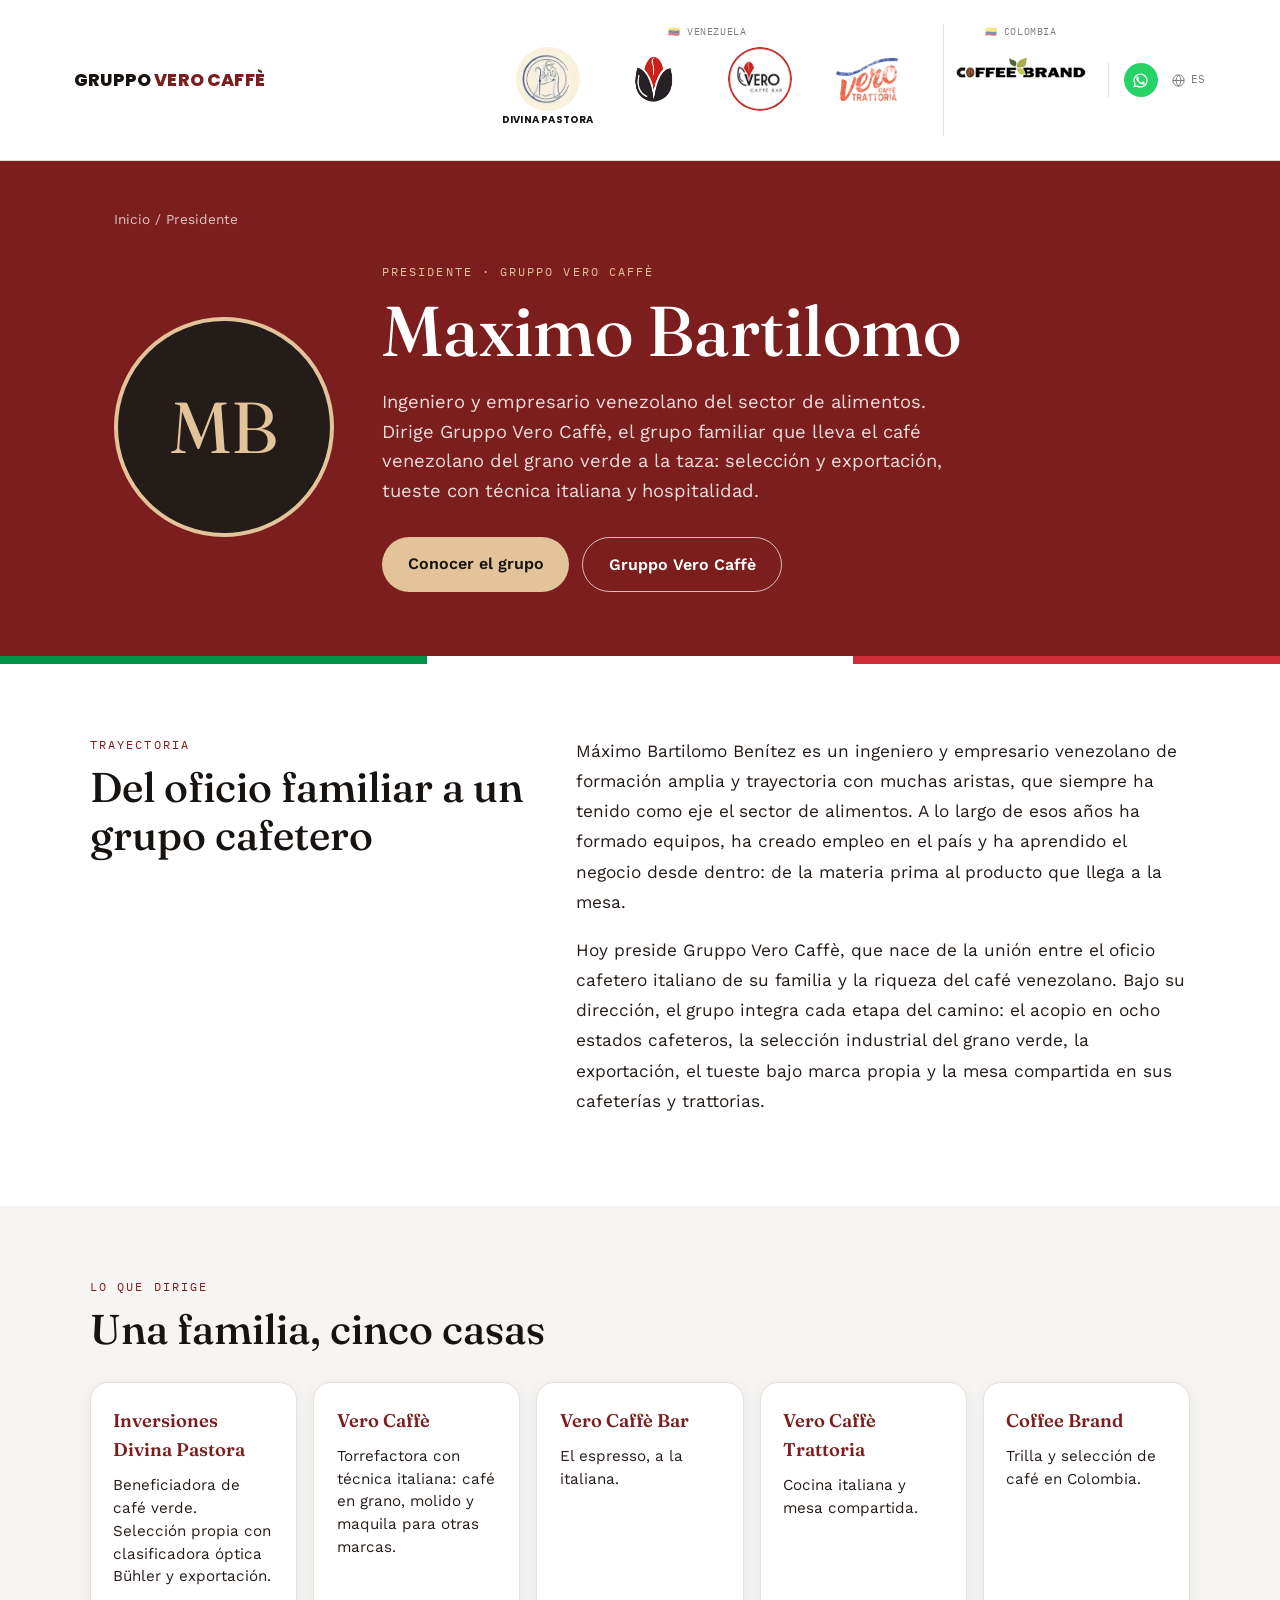
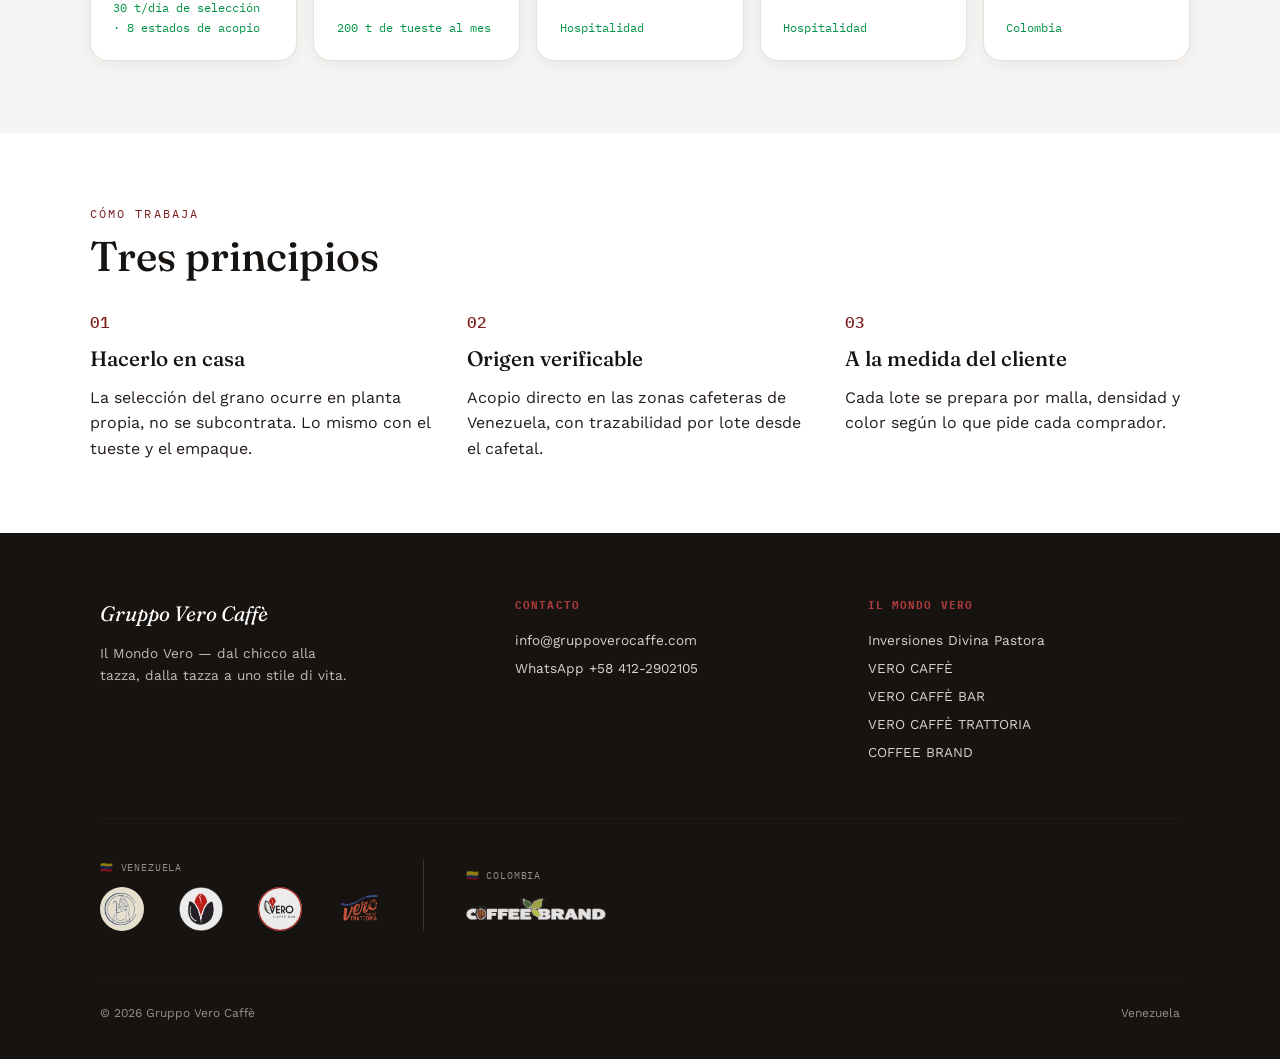
<file: maximo-bartilomo.html>
<!DOCTYPE html>
<html lang="es">
<head>
<meta charset="UTF-8">
<meta name="viewport" content="width=device-width, initial-scale=1.0">
<title>Maximo Bartilomo — Presidente de Gruppo Vero Caffè</title>
<meta name="description" content="Maximo Bartilomo, ingeniero y empresario venezolano del sector de alimentos, presidente de Gruppo Vero Caffè: selección y exportación de café verde, tueste con técnica italiana y hospitalidad.">
<link rel="canonical" href="https://gruppoverocaffe.com/maximo-bartilomo">
<meta property="og:type" content="profile">
<meta property="og:title" content="Maximo Bartilomo — Presidente de Gruppo Vero Caffè">
<meta property="og:description" content="Ingeniero y empresario venezolano del sector de alimentos. Dirige Gruppo Vero Caffè, del grano verde a la taza.">
<meta property="og:url" content="https://gruppoverocaffe.com/maximo-bartilomo">
<script type="application/ld+json">
{
  "@context": "https://schema.org",
  "@type": "Person",
  "name": "Maximo Bartilomo",
  "alternateName": "Máximo Bartilomo Benítez",
  "jobTitle": "Presidente",
  "nationality": "Venezuela",
  "url": "https://gruppoverocaffe.com/maximo-bartilomo",
  "worksFor": {
    "@type": "Organization",
    "name": "Gruppo Vero Caffè",
    "url": "https://gruppoverocaffe.com"
  }
}
</script>
<link rel="preconnect" href="https://fonts.googleapis.com">
<link rel="preconnect" href="https://fonts.gstatic.com" crossorigin>
<link href="https://fonts.googleapis.com/css2?family=Fraunces:ital,opsz,wght@0,9..144,300;0,9..144,500;0,9..144,600;1,9..144,400;1,9..144,500&family=Work+Sans:wght@300;400;500;600&family=IBM+Plex+Mono:wght@400;500&family=Poppins:wght@700;800;900&family=Alex+Brush&display=swap" rel="stylesheet">
<link rel="stylesheet" href="styles.css?v=29">
<style>
  :root{
    --espresso:#171310; --espresso-2:#241C18; --brass:#7C1E1E; --brass-light:#A83A3A;
    --it-green:#009246; --cream:#FFFFFF; --cream-2:#F7F5F3; --line:#E7E1DB; --gold-soft:#E3C39A;
  }
  body{ background:#FFFFFF; }
  header{ background:#ffffff; border-bottom-color:rgba(124,30,30,0.2); }
  .footer-bottom, .footer-logos{ border-top-color:rgba(124,30,30,0.2); }
  .tricolore{ display:flex; height:8px; width:100%; }
  .tricolore span{ flex:1; }

  .mb-hero{ background:var(--brass); color:#fff; }
  .mb-hero-inner{ max-width:1100px; margin:0 auto; padding:3rem 1.5rem 4rem; }
  .mb-breadcrumb{ font-size:0.85rem; opacity:0.75; margin-bottom:2rem; }
  .mb-breadcrumb a{ color:inherit; }
  .mb-hero-grid{ display:grid; grid-template-columns:auto 1fr; gap:3rem; align-items:center; }
  .mb-photo{ width:220px; height:220px; border-radius:50%; background:var(--espresso-2); border:4px solid var(--gold-soft); display:flex; align-items:center; justify-content:center; overflow:hidden; }
  .mb-photo span{ font-family:'Fraunces',serif; font-size:4.5rem; color:var(--gold-soft); }
  .mb-photo img{ width:100%; height:100%; object-fit:cover; }
  .mb-hero .eyebrow{ color:var(--gold-soft); }
  .mb-hero .eyebrow::before{ background:var(--gold-soft); }
  .mb-hero h1{ font-family:'Fraunces',serif; font-weight:500; font-size:clamp(2.6rem,6vw,4.4rem); line-height:1.05; margin:0.8rem 0 1.2rem; color:#fff; }
  .mb-lead{ font-size:1.15rem; line-height:1.6; color:rgba(255,255,255,0.85); max-width:52ch; margin:0; }
  .mb-cta{ display:flex; flex-wrap:wrap; gap:0.8rem; margin-top:2rem; }
  .mb-btn{ display:inline-block; padding:0.85rem 1.6rem; border-radius:999px; font-weight:600; text-decoration:none; transition:transform .2s, background .2s; }
  .mb-btn-primary{ background:var(--gold-soft); color:var(--espresso); }
  .mb-btn-primary:hover{ transform:translateY(-2px); background:#F6E2A0; }
  .mb-btn-ghost{ border:1.5px solid rgba(255,255,255,0.7); color:#fff; }
  .mb-btn-ghost:hover{ background:#fff; color:var(--brass); }

  .mb-section{ padding:4.5rem 1.5rem; }
  .mb-alt{ background:var(--cream-2); }
  .mb-wrap{ max-width:1100px; margin:0 auto; }
  .mb-section h2{ font-family:'Fraunces',serif; font-weight:500; font-size:clamp(1.8rem,3.5vw,2.6rem); line-height:1.15; margin:0.6rem 0 1.8rem; color:var(--espresso); }
  .mb-section .eyebrow{ color:var(--brass); }
  .mb-two{ display:grid; grid-template-columns:1fr 1.4fr; gap:3rem; }
  .mb-text p{ font-size:1.08rem; line-height:1.75; color:var(--espresso-2); margin:0 0 1.1rem; }

  .mb-cards{ display:flex; flex-wrap:wrap; justify-content:center; gap:1rem; }
  .mb-cards .mb-card{ flex:1 1 190px; max-width:260px; }
  .mb-card{ display:flex; flex-direction:column; gap:0.6rem; background:#fff; border:1px solid var(--line); border-radius:18px; padding:1.4rem; text-decoration:none; color:var(--espresso-2); box-shadow:0 4px 16px rgba(30,18,16,0.06); transition:transform .2s, box-shadow .2s, border-color .2s; }
  .mb-card:hover{ transform:translateY(-4px); box-shadow:0 10px 26px rgba(30,18,16,0.12); border-color:rgba(124,30,30,0.4); }
  .mb-card strong{ font-family:'Fraunces',serif; font-weight:600; font-size:1.15rem; color:var(--brass); }
  .mb-card span{ font-size:0.95rem; line-height:1.5; flex:1; }
  .mb-card em{ font-style:normal; font-family:'IBM Plex Mono',monospace; font-size:0.78rem; color:var(--it-green); }

  .mb-principles{ display:grid; grid-template-columns:repeat(3,1fr); gap:2rem; }
  .mb-principles b{ font-family:'IBM Plex Mono',monospace; color:var(--brass); font-weight:500; }
  .mb-principles h3{ font-family:'Fraunces',serif; font-weight:500; font-size:1.3rem; margin:0.4rem 0 0.6rem; color:var(--espresso); }
  .mb-principles p{ line-height:1.6; color:var(--espresso-2); margin:0; }


  @media (max-width:820px){
    .mb-hero-grid, .mb-two{ grid-template-columns:1fr; gap:2rem; }
    .mb-hero-grid{ justify-items:center; text-align:center; }
    .mb-photo{ width:160px; height:160px; }
    .mb-photo span{ font-size:3.2rem; }
    .mb-cta{ justify-content:center; }
    .mb-hero .eyebrow{ justify-content:center; }
    .mb-principles{ grid-template-columns:1fr; }
  }
</style>
</head>
<body>
<header>
  <nav>
    <a href="index.html" class="brand">Gruppo <span>Vero Caffè</span></a>
    <button class="nav-toggle" aria-label="Abrir menú" aria-expanded="false" id="navToggle">☰</button>
    <div class="navlinks" id="navLinks">
  <div class="nav-country-group">
    <span class="nav-country-label">🇻🇪 Venezuela</span>
    <div class="nav-country-logos">
      <a href="divina-pastora.html" class="nav-logo-link nav-logo-stack"><img src="assets/divina-ig-profile.jpg?v=1" class="nav-logo round" alt="Divina Pastora"><span class="nav-logo-caption">Divina Pastora</span></a>
      <a href="vero-caffe.html" class="nav-logo-link"><img src="assets/vero-mark.png?v=1" class="nav-logo" alt="Vero Caffè"></a>
      <a href="vero-caffe-bar.html" class="nav-logo-link"><img src="assets/verocaffebar-logo.jpg?v=1" class="nav-logo round" alt="Vero Caffè Bar"></a>
      <a href="vero-caffe-trattoria.html" class="nav-logo-link"><img src="assets/trattoria-logo-icon.png?v=1" class="nav-logo" alt="Vero Caffè Trattoria"></a>
    </div>
  </div>
  <div class="nav-country-divider"></div>
  <div class="nav-country-group">
    <span class="nav-country-label">🇨🇴 Colombia</span>
    <div class="nav-country-logos">
      <a href="coffee-brand.html" class="nav-logo-link"><img src="assets/coffeebrand-icon.png?v=3" class="nav-logo-wordmark" alt="Coffee Brand"></a>
    </div>
  </div>
      <div class="header-icons">
        <a href="https://wa.me/584122902105" target="_blank" rel="noopener" aria-label="WhatsApp" class="ic-whatsapp"><svg viewBox="0 0 24 24" fill="currentColor"><path d="M17.47 14.38c-.3-.15-1.76-.87-2.03-.97-.27-.1-.47-.15-.67.15-.2.3-.77.97-.94 1.16-.17.2-.35.22-.64.08-.3-.15-1.26-.46-2.39-1.48-.88-.79-1.48-1.76-1.65-2.06-.17-.3-.02-.46.13-.6.13-.14.3-.35.44-.52.15-.17.2-.3.3-.5.1-.2.05-.37-.02-.52-.08-.15-.67-1.61-.92-2.21-.24-.58-.49-.5-.67-.51-.17 0-.37-.01-.57-.01-.2 0-.52.07-.79.37-.27.3-1.04 1.02-1.04 2.48s1.07 2.87 1.21 3.07c.15.2 2.1 3.2 5.08 4.49.71.3 1.26.49 1.69.62.72.23 1.36.2 1.87.12.57-.09 1.76-.72 2.01-1.42.25-.69.25-1.29.17-1.41-.07-.13-.27-.2-.57-.35z"/><path d="M12 2C6.49 2 2 6.49 2 12c0 1.76.46 3.48 1.35 5L2 22l5.13-1.34A9.96 9.96 0 0 0 12 22c5.51 0 10-4.49 10-10S17.51 2 12 2zm0 18.16h-.003a8.2 8.2 0 0 1-4.176-1.144l-.3-.178-3.043.792.813-2.968-.196-.305A8.18 8.18 0 0 1 3.84 12c0-4.52 3.68-8.2 8.2-8.2 2.19 0 4.25.85 5.8 2.4a8.15 8.15 0 0 1 2.4 5.8c0 4.52-3.68 8.16-8.24 8.16z"/></svg></a>
        <details class="lang-switch">
        <summary><svg viewBox="0 0 24 24" fill="none" stroke="currentColor" stroke-width="1.6"><circle cx="12" cy="12" r="9"/><path d="M3 12h18M12 3c2.4 2.5 3.7 5.7 3.7 9s-1.3 6.5-3.7 9c-2.4-2.5-3.7-5.7-3.7-9s1.3-6.5 3.7-9z"/></svg><span>ES</span></summary>
        <div class="lang-menu">
          <a href="#" data-lang="es" class="active">Español <small>ES</small></a>
          <a href="#" data-lang="en">English <small>EN</small></a>
          <a href="#" data-lang="it">Italiano <small>IT</small></a>
          <a href="#" class="soon">Русский <small>próx.</small></a>
          <a href="#" class="soon">中文 <small>próx.</small></a>
        </div>
      </details>
      </div>
    </div>
  </nav>
</header>

<main class="mb-page">

<section class="mb-hero">
  <div class="mb-hero-inner">
    <div class="mb-breadcrumb"><a href="index.html">Inicio</a> / Presidente</div>
    <div class="mb-hero-grid">
      <div class="mb-photo" aria-hidden="true"><span>MB</span></div>
      <div class="mb-hero-copy">
        <div class="eyebrow">Presidente · Gruppo Vero Caffè</div>
        <h1>Maximo Bartilomo</h1>
        <p class="mb-lead">Ingeniero y empresario venezolano del sector de alimentos. Dirige Gruppo Vero Caffè, el grupo familiar que lleva el café venezolano del grano verde a la taza: selección y exportación, tueste con técnica italiana y hospitalidad.</p>
        <div class="mb-cta">
          <a class="mb-btn mb-btn-primary" href="#grupo">Conocer el grupo</a>
          <a class="mb-btn mb-btn-ghost" href="index.html">Gruppo Vero Caffè</a>
        </div>
      </div>
    </div>
  </div>
  <div class="tricolore"><span style="background:#009246"></span><span style="background:#fff"></span><span style="background:#CE2B37"></span></div>
</section>

<section class="mb-section">
  <div class="mb-wrap mb-two">
    <div>
      <div class="eyebrow">Trayectoria</div>
      <h2>Del oficio familiar a un grupo cafetero</h2>
    </div>
    <div class="mb-text">
      <p>Máximo Bartilomo Benítez es un ingeniero y empresario venezolano de formación amplia y trayectoria con muchas aristas, que siempre ha tenido como eje el sector de alimentos. A lo largo de esos años ha formado equipos, ha creado empleo en el país y ha aprendido el negocio desde dentro: de la materia prima al producto que llega a la mesa.</p>
      <p>Hoy preside Gruppo Vero Caffè, que nace de la unión entre el oficio cafetero italiano de su familia y la riqueza del café venezolano. Bajo su dirección, el grupo integra cada etapa del camino: el acopio en ocho estados cafeteros, la selección industrial del grano verde, la exportación, el tueste bajo marca propia y la mesa compartida en sus cafeterías y trattorias.</p>
    </div>
  </div>
</section>

<section class="mb-section mb-alt" id="grupo">
  <div class="mb-wrap">
    <div class="eyebrow">Lo que dirige</div>
    <h2>Una familia, cinco casas</h2>
    <div class="mb-cards">
      <a class="mb-card" href="divina-pastora.html">
        <strong>Inversiones Divina Pastora</strong>
        <span>Beneficiadora de café verde. Selección propia con clasificadora óptica Bühler y exportación.</span>
        <em>30 t/día de selección · 8 estados de acopio</em>
      </a>
      <a class="mb-card" href="vero-caffe.html">
        <strong>Vero Caffè</strong>
        <span>Torrefactora con técnica italiana: café en grano, molido y maquila para otras marcas.</span>
        <em>200 t de tueste al mes</em>
      </a>
      <a class="mb-card" href="vero-caffe-bar.html">
        <strong>Vero Caffè Bar</strong>
        <span>El espresso, a la italiana.</span>
        <em>Hospitalidad</em>
      </a>
      <a class="mb-card" href="vero-caffe-trattoria.html">
        <strong>Vero Caffè Trattoria</strong>
        <span>Cocina italiana y mesa compartida.</span>
        <em>Hospitalidad</em>
      </a>
      <a class="mb-card" href="coffee-brand.html">
        <strong>Coffee Brand</strong>
        <span>Trilla y selección de café en Colombia.</span>
        <em>Colombia</em>
      </a>
    </div>
  </div>
</section>

<section class="mb-section">
  <div class="mb-wrap">
    <div class="eyebrow">Cómo trabaja</div>
    <h2>Tres principios</h2>
    <div class="mb-principles">
      <div><b>01</b><h3>Hacerlo en casa</h3><p>La selección del grano ocurre en planta propia, no se subcontrata. Lo mismo con el tueste y el empaque.</p></div>
      <div><b>02</b><h3>Origen verificable</h3><p>Acopio directo en las zonas cafeteras de Venezuela, con trazabilidad por lote desde el cafetal.</p></div>
      <div><b>03</b><h3>A la medida del cliente</h3><p>Cada lote se prepara por malla, densidad y color según lo que pide cada comprador.</p></div>
    </div>
  </div>
</section>



</main>

<footer id="contacto">
  <div class="footer-inner">
    <div class="footer-brand">
      Gruppo Vero Caffè
      <p>Il Mondo Vero — dal chicco alla tazza, dalla tazza a uno stile di vita.</p>
    </div>
    <div class="footer-col">
      <h3>Contacto</h3>
      <p><a href="mailto:info@gruppoverocaffe.com">info@gruppoverocaffe.com</a></p>
      <p><a href="https://wa.me/584122902105" target="_blank" rel="noopener">WhatsApp +58 412-2902105</a></p>
    </div>
    <div class="footer-col">
      <h3>Il Mondo Vero</h3>
      <li><a href="divina-pastora.html">Inversiones Divina Pastora</a></li>
      <li><a href="vero-caffe.html">VERO CAFFÈ</a></li>
      <li><a href="vero-caffe-bar.html">VERO CAFFÈ BAR</a></li>
      <li><a href="vero-caffe-trattoria.html">VERO CAFFÈ TRATTORIA</a></li>
      <li><a href="coffee-brand.html">COFFEE BRAND</a></li>
    </div>
  </div>

  <div class="footer-logos">
    <div class="footer-country-group">
      <span class="footer-country-label">🇻🇪 Venezuela</span>
      <div class="footer-country-logos">
        <a class="footer-logo-item footer-logo-round" href="divina-pastora.html"><img src="assets/divina-ig-profile.jpg?v=1" alt="Inversiones Divina Pastora"></a>
        <a class="footer-logo-item" href="vero-caffe.html"><img src="assets/vero-mark.png?v=1" alt="Vero Caffè"></a>
        <a class="footer-logo-item footer-logo-round" href="vero-caffe-bar.html"><img src="assets/verocaffebar-logo.jpg?v=1" alt="Vero Caffè Bar"></a>
        <a class="footer-logo-item" href="vero-caffe-trattoria.html"><img src="assets/trattoria-logo-color.png?v=1" alt="Vero Caffè Trattoria"></a>
      </div>
    </div>
    <div class="footer-country-divider"></div>
    <div class="footer-country-group">
      <span class="footer-country-label">🇨🇴 Colombia</span>
      <div class="footer-country-logos">
        <a class="footer-logo-item footer-logo-wordmark" href="coffee-brand.html"><img src="assets/coffeebrand-icon-onDark.png?v=1" alt="Coffee Brand"></a>
      </div>
    </div>
  </div>

  <div class="footer-bottom">
    <span>© 2026 Gruppo Vero Caffè</span>
    <span>Venezuela</span>
  </div>
</footer>

<script src="script.js?v=6"></script>
<script src="i18n.js?v=1"></script>
</body>
</html>
</file>
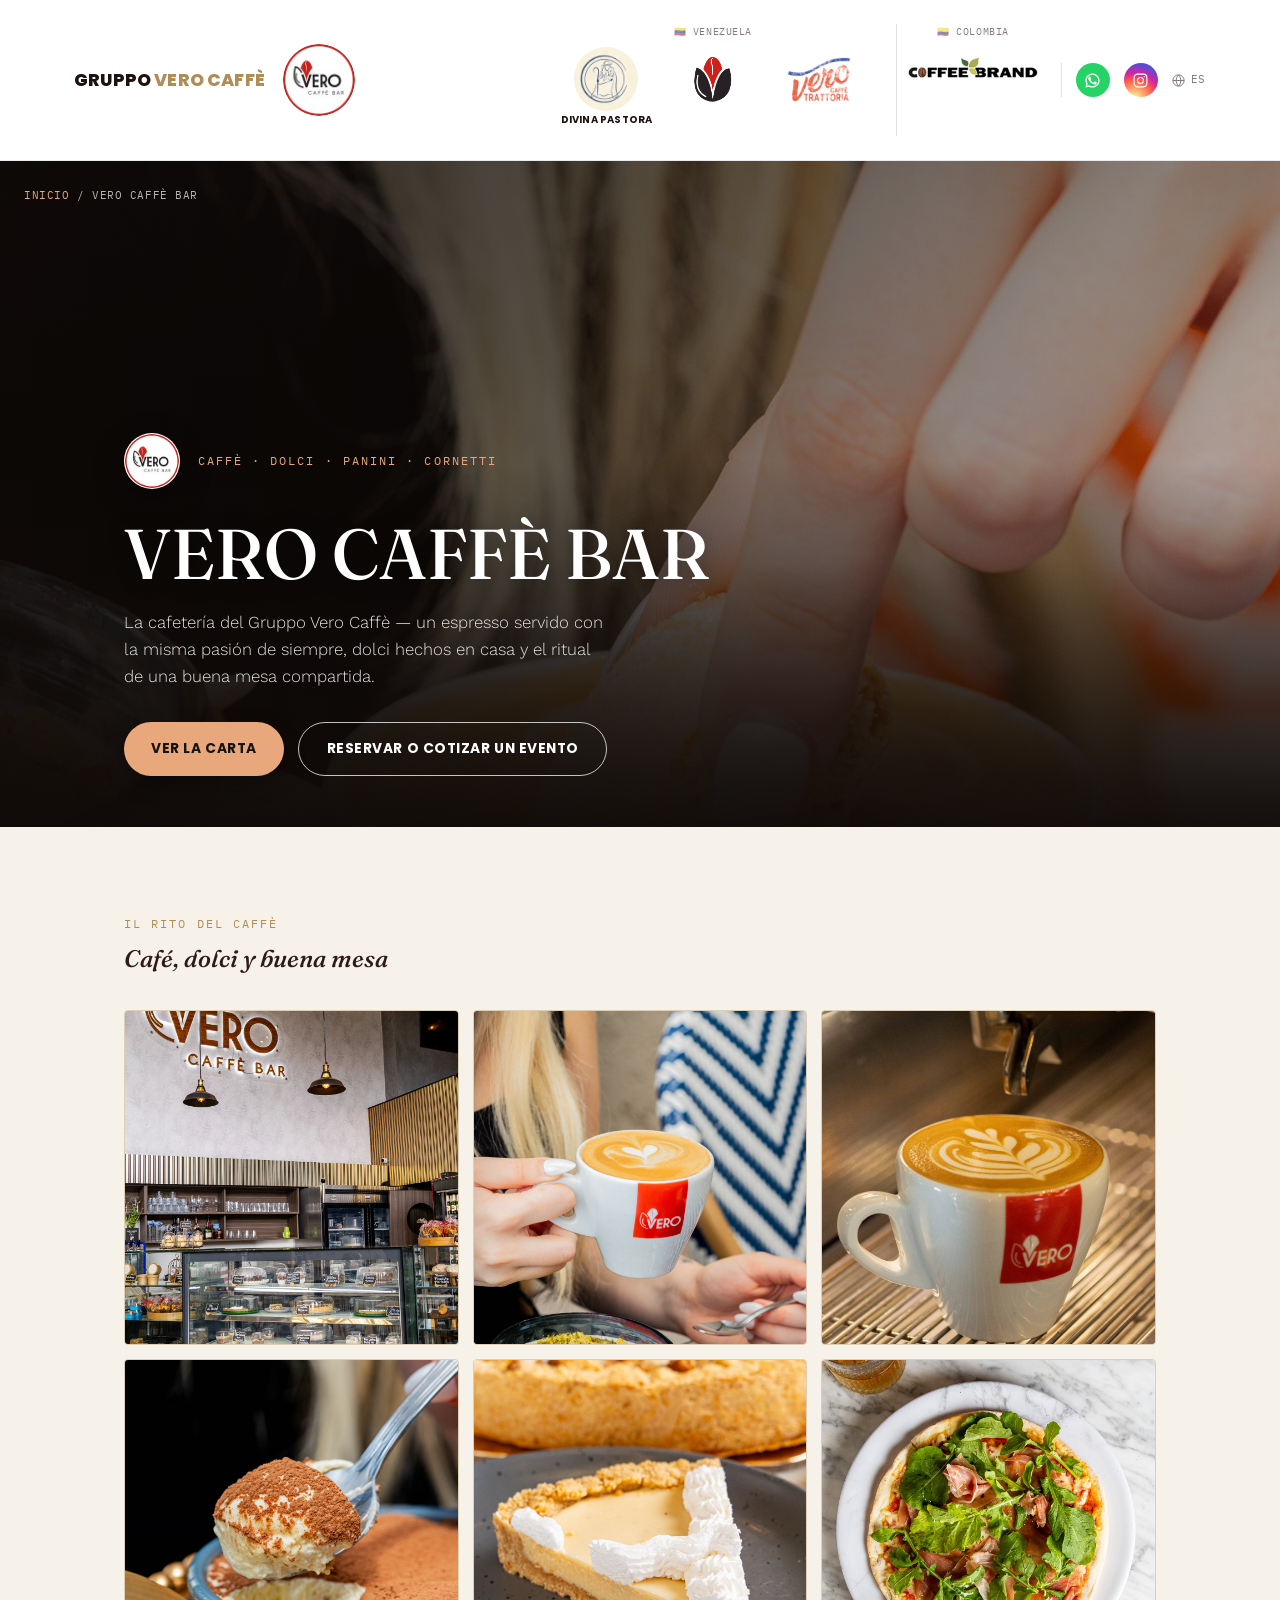
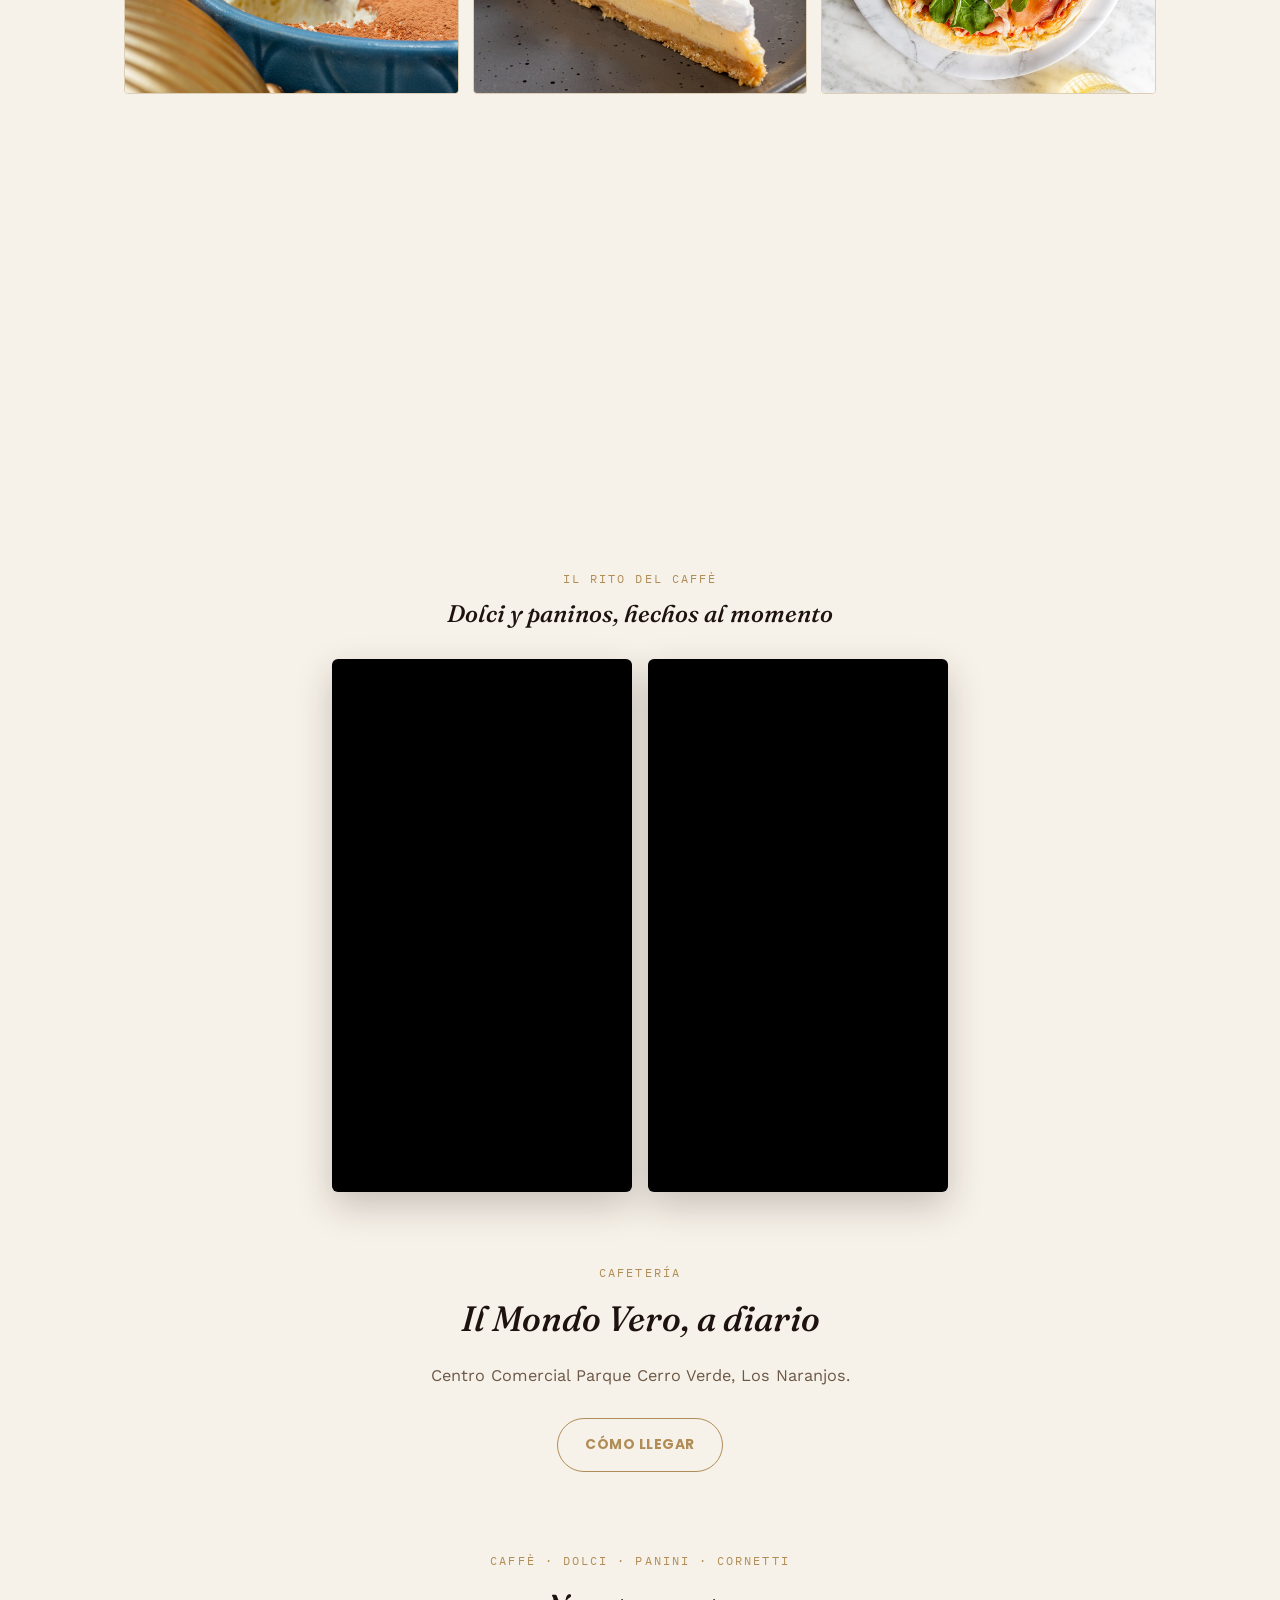
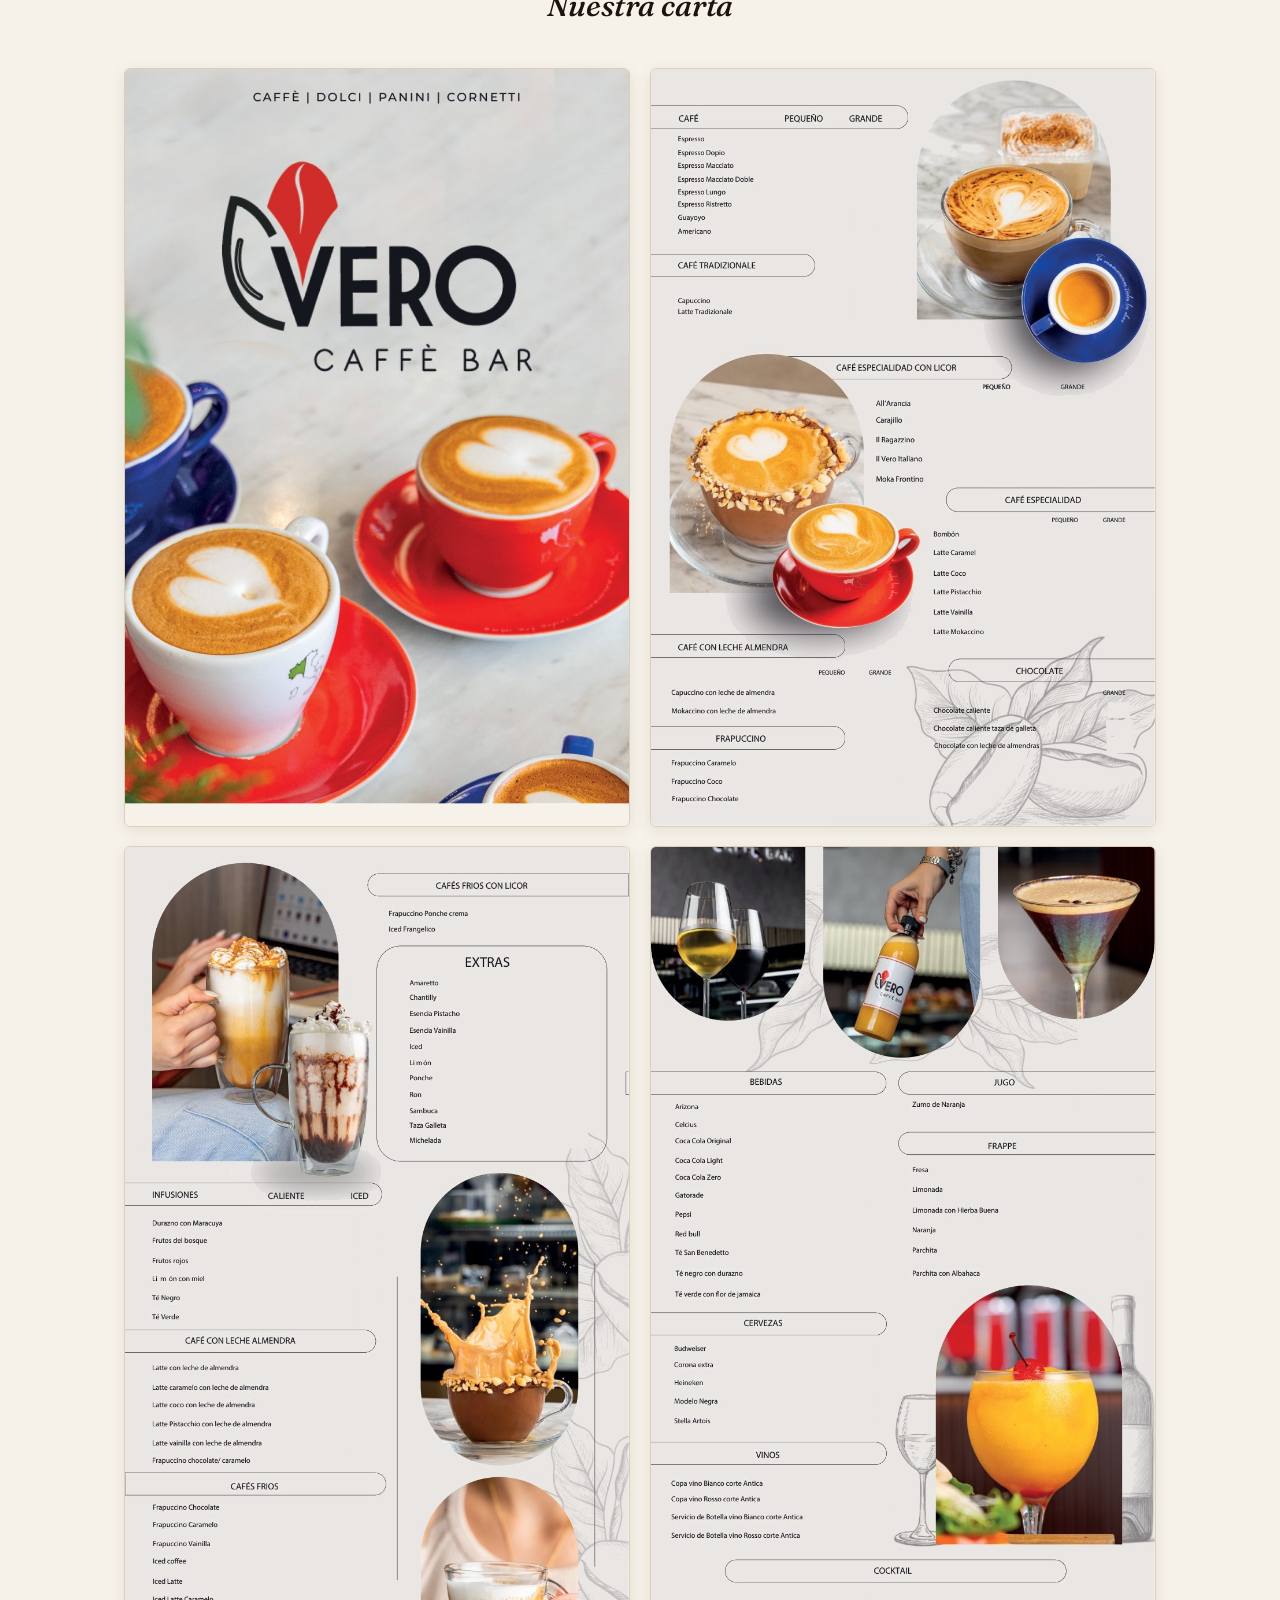
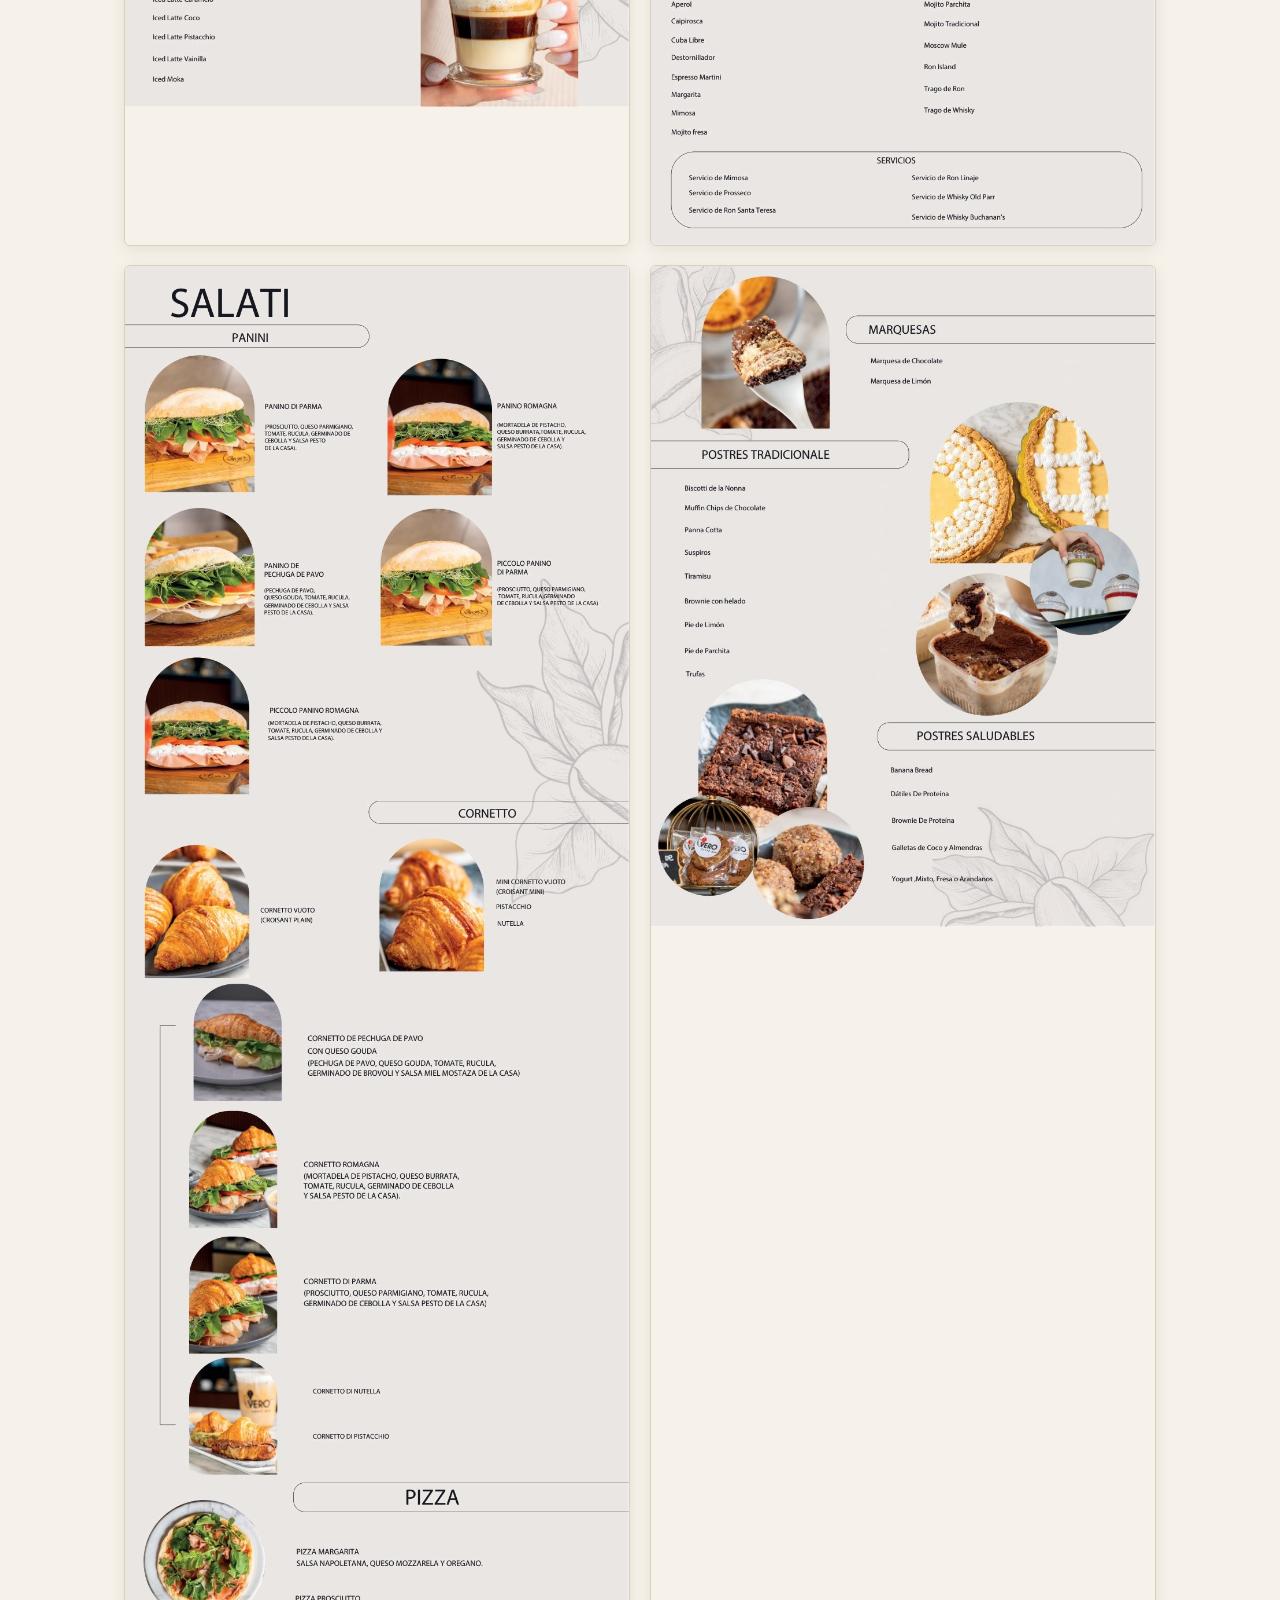
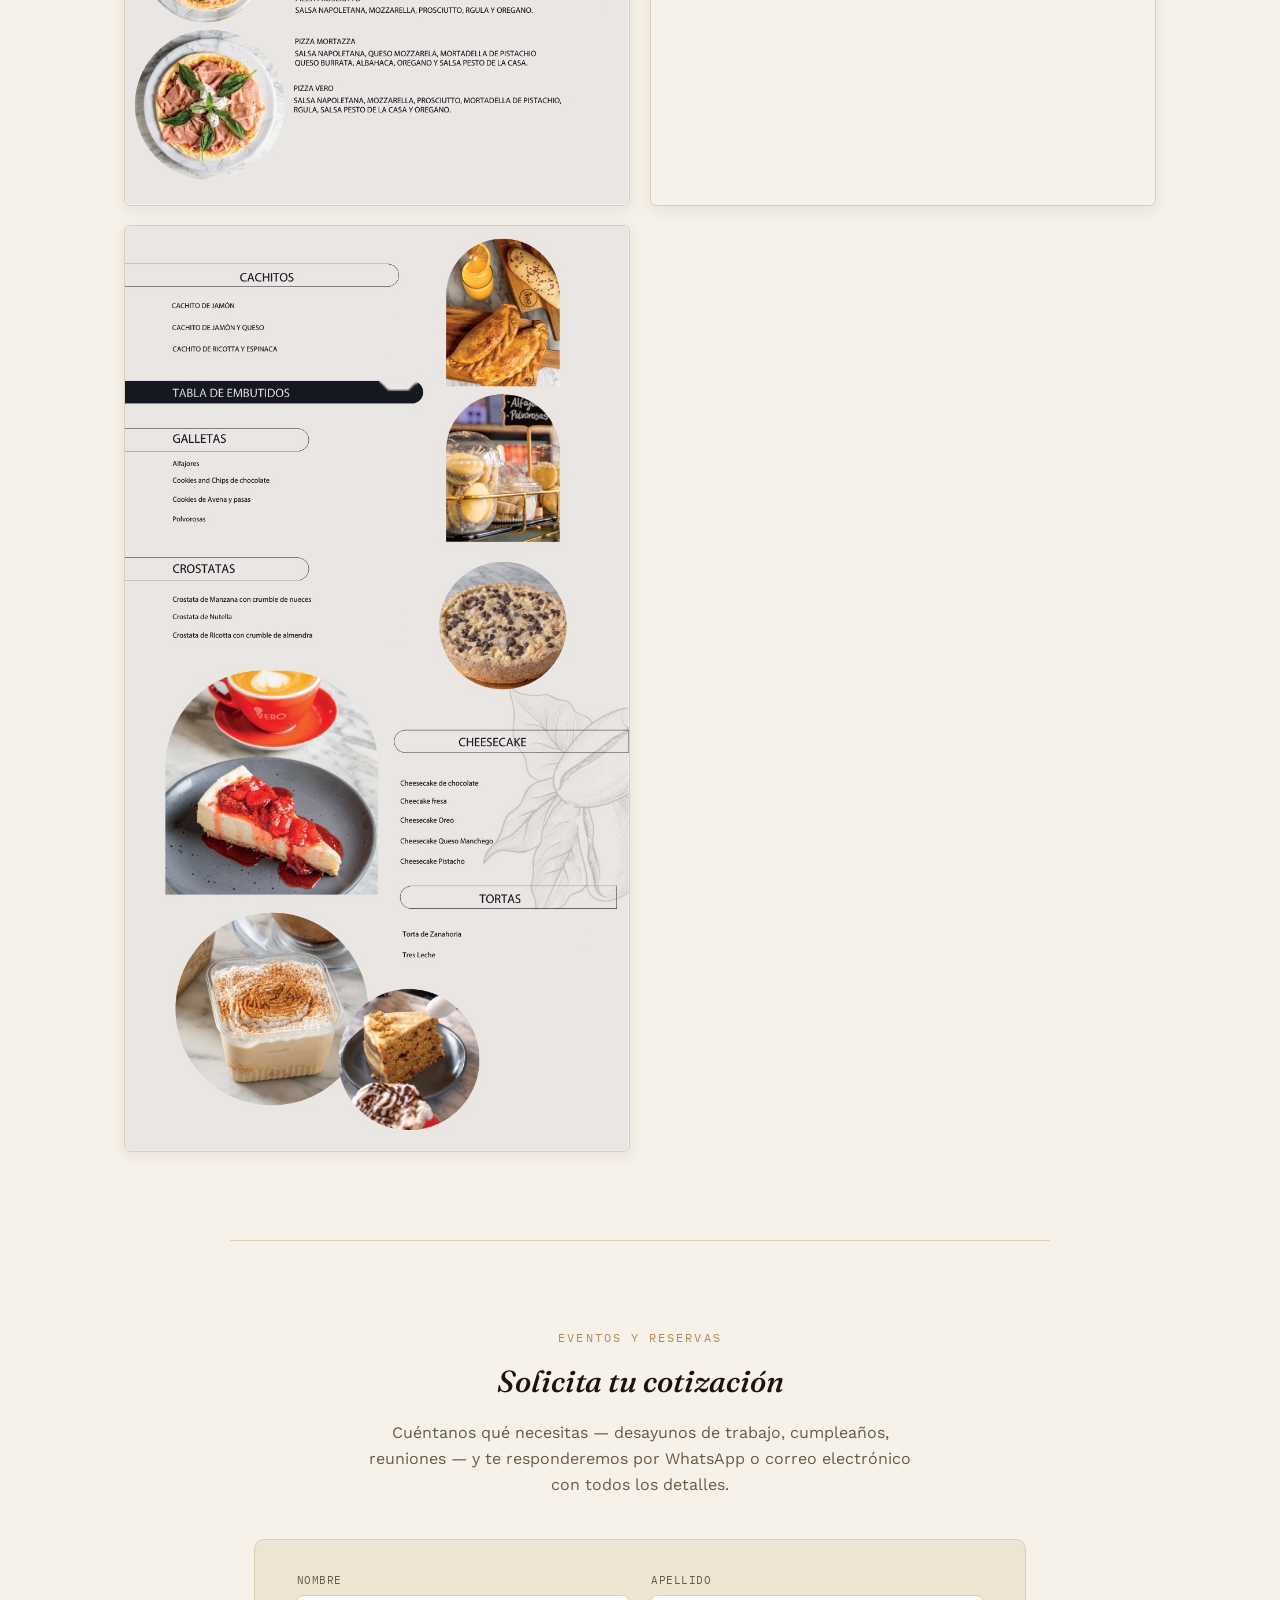
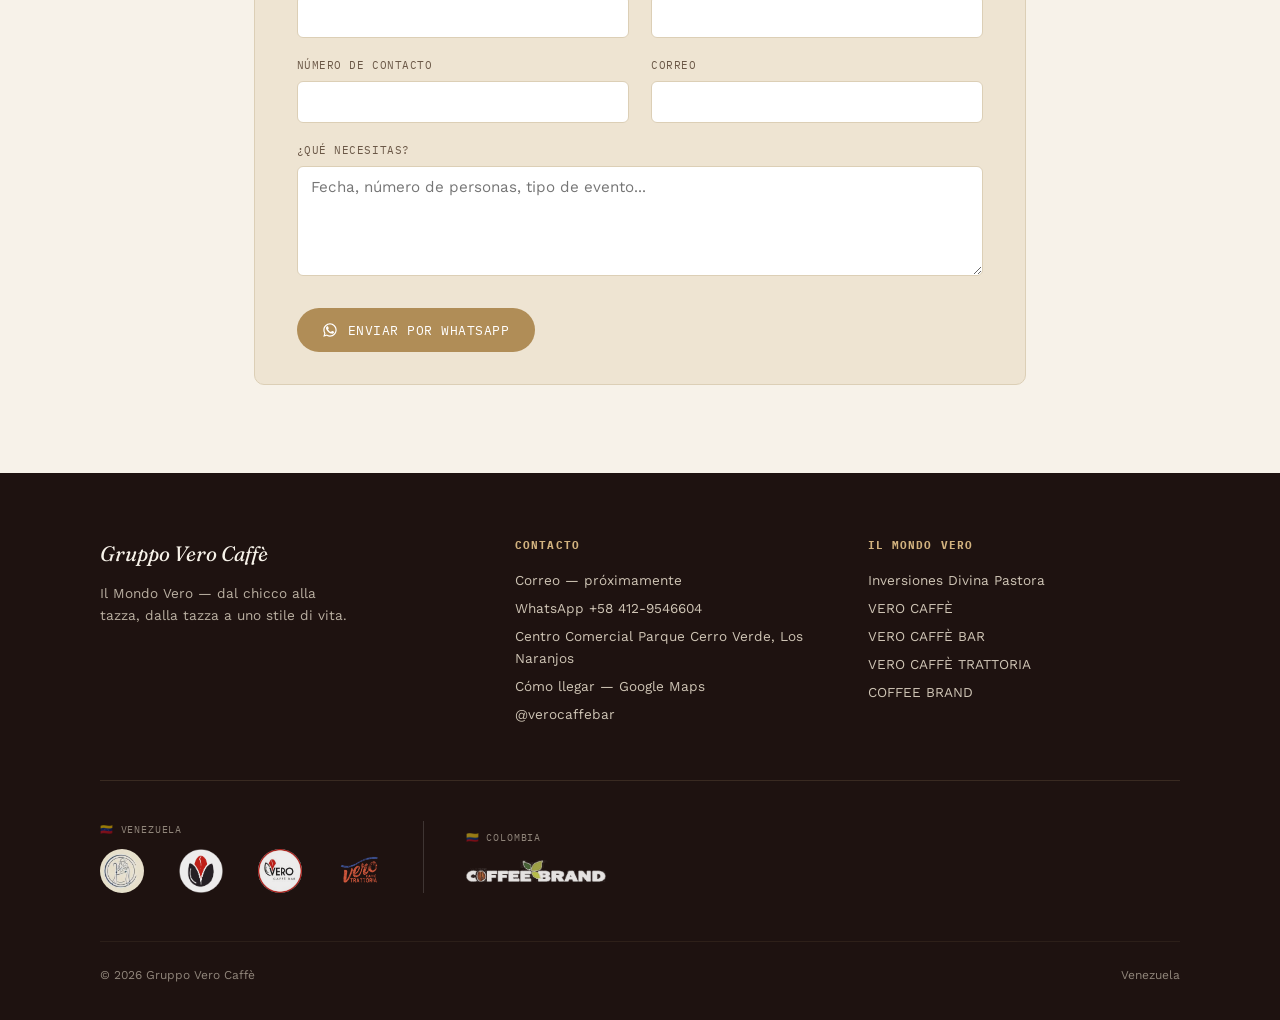
<file: vero-caffe-bar.html>
<!DOCTYPE html>
<html lang="es">
<head>
<meta charset="UTF-8">
<meta name="viewport" content="width=device-width, initial-scale=1.0">
<title>Vero Caffè Bar — Gruppo Vero Caffè</title>
<link rel="preconnect" href="https://fonts.googleapis.com">
<link rel="preconnect" href="https://fonts.gstatic.com" crossorigin>
<link href="https://fonts.googleapis.com/css2?family=Fraunces:ital,opsz,wght@0,9..144,300;0,9..144,500;0,9..144,600;1,9..144,400;1,9..144,500&family=Work+Sans:wght@300;400;500;600&family=IBM+Plex+Mono:wght@400;500&family=Poppins:wght@700;800;900&display=swap" rel="stylesheet">
<link rel="stylesheet" href="styles.css?v=29">
<style>
  .bar-hero{
    position:relative;
    min-height:74vh;
    background:
      linear-gradient(0deg, rgba(15,10,8,0.88) 0%, rgba(15,10,8,0.1) 55%, rgba(15,10,8,0.3) 100%),
      url('assets/bar/hero-coffee-cup.jpg') center 30% / cover no-repeat;
    display:flex; align-items:flex-end;
    color:#fff;
  }
  .bar-hero{ overflow:hidden; isolation:isolate; }
  .bar-hero .hero-bg-video{ position:absolute; inset:-8%; width:116%; height:116%; object-fit:cover; z-index:-3; opacity:0; transition:opacity 1.2s ease; filter:blur(30px) brightness(.55) saturate(1.15); }
  .bar-hero .hero-fg-video{ position:absolute; z-index:-1; top:50%; right:max(1.5rem, calc((100% - 1080px)/2)); height:84%; aspect-ratio:9/16; width:auto; transform:translateY(-50%); object-fit:cover; border-radius:6px; box-shadow:0 24px 70px rgba(0,0,0,.5); opacity:0; transition:opacity 1.2s ease; }
  .bar-hero .hero-bg-video.on, .bar-hero .hero-fg-video.on{ opacity:1; }
  .bar-hero .hero-bg-shade{ position:absolute; inset:0; z-index:-2; background:linear-gradient(90deg, rgba(15,10,8,0.82) 0%, rgba(15,10,8,0.55) 45%, rgba(15,10,8,0.15) 100%), linear-gradient(0deg, rgba(15,10,8,0.7) 0%, rgba(15,10,8,0) 40%); }
  .bar-hero .breadcrumb-over{ z-index:2; }
  .bar-hero-inner{ position:relative; z-index:2; }
  @media (max-width:820px){ .bar-hero .hero-fg-video{ right:0; left:0; top:0; height:100%; width:100%; aspect-ratio:auto; transform:none; border-radius:0; box-shadow:none; } .bar-hero .hero-bg-video{ display:none; } .bar-hero .hero-bg-shade{ background:linear-gradient(0deg, rgba(15,10,8,0.9) 0%, rgba(15,10,8,0.35) 60%, rgba(15,10,8,0.45) 100%); } }
  @media (prefers-reduced-motion:reduce){ .bar-hero .hero-bg-video, .bar-hero .hero-fg-video{ display:none; } }
  .bar-hero-inner{ position:relative; z-index:2; }
  @media (prefers-reduced-motion:reduce){ .bar-hero .hero-bg-video{ display:none; } }
  .bar-hero-inner{ max-width:1080px; margin:0 auto; width:100%; padding:3rem 1.5rem 3.2rem; }
  .bar-hero .eyebrow{ color:#E8A87C; }
  .bar-hero .eyebrow::before{ background:#E8A87C; }
  .bar-hero-mark{ display:flex; align-items:center; gap:1.1rem; margin-bottom:1.8rem; }
  .bar-hero-mark img{
    height:56px; width:56px; border-radius:50%; object-fit:cover;
    border:1px solid rgba(255,255,255,0.35);
    box-shadow:0 10px 30px rgba(0,0,0,0.35);
    background:#fff;
  }
  h1.bar-hero-title{
    font-family:'Fraunces', serif; font-weight:500;
    font-size:clamp(2.6rem, 6vw, 4.4rem); line-height:1.02;
    margin-top:0.8rem; text-shadow:0 2px 20px rgba(0,0,0,0.4);
    text-transform:uppercase;
  }
  .bar-hero-sub{
    margin-top:1.2rem; max-width:48ch; font-size:1.05rem; font-weight:300;
    color:rgba(255,255,255,0.88);
  }
  .breadcrumb-over{
    position:absolute; top:1.6rem; left:1.5rem; z-index:2;
    font-family:'IBM Plex Mono', monospace; font-size:0.7rem; letter-spacing:0.05em;
    color:rgba(255,255,255,0.7); text-transform:uppercase;
  }
  .breadcrumb-over a{ color:#E8A87C; }

  .photo-gallery{ max-width:1080px; margin:0 auto; padding:5.5rem 1.5rem; }
  .photo-gallery-head{ margin-bottom:2rem; }
  .photo-gallery-head h3{
    font-family:'Fraunces', serif; font-style:italic; font-weight:500; font-size:1.5rem;
    color:var(--espresso-2); margin-top:0.4rem;
  }
  .photo-grid{ display:grid; grid-template-columns:repeat(3,1fr); gap:0.85rem; }
  .photo-item{ position:relative; overflow:hidden; border-radius:4px; border:1px solid var(--line); aspect-ratio:1/1; }
  .photo-item img{ width:100%; height:100%; object-fit:cover; display:block; transition:transform .5s ease; }
  .photo-item:hover img{ transform:scale(1.05); }
  @media (max-width:820px){
    .photo-grid{ grid-template-columns:repeat(2,1fr); }
  }

  .menu-gallery{ max-width:1080px; margin:0 auto; padding:0 1.5rem 5.5rem; }
  .menu-gallery-head{ text-align:center; max-width:56ch; margin:0 auto 2.4rem; }
  .menu-gallery-head h2{
    font-family:'Fraunces', serif; font-style:italic; font-weight:500;
    font-size:1.9rem; margin-top:0.6rem;
  }
  .menu-grid{ display:grid; grid-template-columns:repeat(2, 1fr); gap:1.2rem; }
  .menu-page{ border:1px solid var(--line); border-radius:6px; overflow:hidden; box-shadow:0 4px 16px rgba(30,18,16,0.08); }
  .menu-page img{ width:100%; height:auto; display:block; }
  @media (max-width:700px){ .menu-grid{ grid-template-columns:1fr; } }

  /* Botones y entrada suave de la portada */
  .bar-hero-cta{ display:flex; flex-wrap:wrap; gap:0.9rem; margin-top:2rem; }
  .btn-hero{
    display:inline-flex; align-items:center; justify-content:center;
    padding:0.95rem 1.7rem; border-radius:999px;
    font-family:'Poppins', sans-serif; font-weight:700; font-size:0.86rem;
    letter-spacing:0.04em; text-transform:uppercase;
    transition:transform 0.25s ease, box-shadow 0.25s ease, background 0.25s ease, color 0.25s ease;
  }
  .btn-hero-primary{ background:#E8A87C; color:#171310; box-shadow:0 8px 22px rgba(0,0,0,0.32); }
  .btn-hero-primary:hover{ transform:translateY(-2px); background:#F2BE98; box-shadow:0 12px 28px rgba(0,0,0,0.38); }
  .btn-hero-ghost{ border:1.5px solid rgba(255,255,255,0.75); color:#fff; }
  .btn-hero-ghost:hover{ background:#fff; color:#171310; transform:translateY(-2px); }
  .btn-hero-ghost-dark{ border:1.5px solid var(--brass); color:var(--brass); }
  .btn-hero-ghost-dark:hover{ background:var(--brass); color:#fff; transform:translateY(-2px); }
  .btn-hero:focus-visible{ outline:3px solid #fff; outline-offset:3px; }
  .bar-location{
    max-width:640px; margin:0 auto; padding:4.5rem 1.5rem 5rem;
    text-align:center;
  }
  .bar-location h2{
    font-family:'Fraunces', serif; font-weight:500; font-style:italic;
    font-size:clamp(1.7rem, 3vw, 2.2rem); margin-top:0.5rem;
  }
  .bar-location p{
    margin-top:1rem; font-size:1.02rem; color:var(--ink-soft);
  }
  .bar-location .btn-hero{ margin-top:1.8rem; }
  #carta{ scroll-margin-top:100px; } #cotizacion{ scroll-margin-top:100px; }
  @keyframes heroRise{ from{ opacity:0; transform:translateY(18px); } to{ opacity:1; transform:none; } }
  .bar-hero-mark, h1.bar-hero-title, .bar-hero-sub, .bar-hero-cta{
    animation:heroRise 0.8s cubic-bezier(.2,.7,.2,1) both;
  }
  .bar-hero-mark{ animation-delay:.08s; } h1.bar-hero-title{ animation-delay:.2s; }
  
  .bar-hero-sub{ animation-delay:.36s; } .bar-hero-cta{ animation-delay:.5s; }
  .rv{ opacity:0; transform:translateY(22px); transition:opacity .7s ease, transform .7s cubic-bezier(.2,.7,.2,1); transition-delay:calc(var(--d, 0) * 90ms); }
  .rv.in{ opacity:1; transform:none; }

  .feature-video-pair{ display:grid; grid-template-columns:repeat(2,minmax(0,300px)); gap:1rem; justify-content:center; }
  .feature-video-pair figure{ margin:0; aspect-ratio:9/16; border-radius:6px; overflow:hidden; background:#000; box-shadow:0 14px 36px rgba(30,18,16,0.22); }
  .feature-video-pair video{ width:100%; height:100%; object-fit:cover; display:block; }
  @media (max-width:520px){ .feature-video-pair{ gap:0.6rem; } }
  .feature-video{ max-width:900px; margin:2.5rem auto 0; padding:0 1.5rem; }
  .feature-video-head{ text-align:center; max-width:60ch; margin:0 auto 1.6rem; }
  .feature-video-head h3{ font-family:'Fraunces', serif; font-style:italic; font-weight:500; font-size:1.5rem; margin-top:0.4rem; }
  .feature-video-frame{
    position:relative; border-radius:10px; overflow:hidden;
    box-shadow:0 18px 40px rgba(0,0,0,0.16);
  }
  .feature-video-frame video{ width:100%; height:auto; display:block; background:#000; }
</style>
</head>
<body>

<header>
  <nav>
    <div class="brand-group">
      <a href="index.html" class="brand">Gruppo <span>Vero Caffè</span></a>
      <span class="brand-page-logo-wrap"><img src="assets/verocaffebar-logo.jpg?v=1" class="brand-page-logo" style="border-radius:50%;" alt="Vero Caffè Bar"></span>
    </div>
    <button class="nav-toggle" aria-label="Abrir menú" aria-expanded="false" id="navToggle">☰</button>
    <div class="navlinks" id="navLinks">
  <div class="nav-country-group">
    <span class="nav-country-label">🇻🇪 Venezuela</span>
    <div class="nav-country-logos">
      <a href="divina-pastora.html" class="nav-logo-link nav-logo-stack"><img src="assets/divina-ig-profile.jpg?v=1" class="nav-logo round" alt="Divina Pastora"><span class="nav-logo-caption">Divina Pastora</span></a>
      <a href="vero-caffe.html" class="nav-logo-link"><img src="assets/vero-mark.png?v=1" class="nav-logo" alt="Vero Caffè"></a>
      <a href="vero-caffe-trattoria.html" class="nav-logo-link"><img src="assets/trattoria-logo-icon.png?v=1" class="nav-logo" alt="Vero Caffè Trattoria"></a>
    </div>
  </div>
  <div class="nav-country-divider"></div>
  <div class="nav-country-group">
    <span class="nav-country-label">🇨🇴 Colombia</span>
    <div class="nav-country-logos">
      <a href="coffee-brand.html" class="nav-logo-link"><img src="assets/coffeebrand-icon.png?v=3" class="nav-logo-wordmark" alt="Coffee Brand"></a>
    </div>
  </div>
      <div class="header-icons">
        <a href="https://wa.me/584129546604" target="_blank" rel="noopener" aria-label="WhatsApp" class="ic-whatsapp"><svg viewBox="0 0 24 24" fill="currentColor"><path d="M17.47 14.38c-.3-.15-1.76-.87-2.03-.97-.27-.1-.47-.15-.67.15-.2.3-.77.97-.94 1.16-.17.2-.35.22-.64.08-.3-.15-1.26-.46-2.39-1.48-.88-.79-1.48-1.76-1.65-2.06-.17-.3-.02-.46.13-.6.13-.14.3-.35.44-.52.15-.17.2-.3.3-.5.1-.2.05-.37-.02-.52-.08-.15-.67-1.61-.92-2.21-.24-.58-.49-.5-.67-.51-.17 0-.37-.01-.57-.01-.2 0-.52.07-.79.37-.27.3-1.04 1.02-1.04 2.48s1.07 2.87 1.21 3.07c.15.2 2.1 3.2 5.08 4.49.71.3 1.26.49 1.69.62.72.23 1.36.2 1.87.12.57-.09 1.76-.72 2.01-1.42.25-.69.25-1.29.17-1.41-.07-.13-.27-.2-.57-.35z"/><path d="M12 2C6.49 2 2 6.49 2 12c0 1.76.46 3.48 1.35 5L2 22l5.13-1.34A9.96 9.96 0 0 0 12 22c5.51 0 10-4.49 10-10S17.51 2 12 2zm0 18.16h-.003a8.2 8.2 0 0 1-4.176-1.144l-.3-.178-3.043.792.813-2.968-.196-.305A8.18 8.18 0 0 1 3.84 12c0-4.52 3.68-8.2 8.2-8.2 2.19 0 4.25.85 5.8 2.4a8.15 8.15 0 0 1 2.4 5.8c0 4.52-3.68 8.16-8.24 8.16z"/></svg></a>
        <a href="https://instagram.com/verocaffebar" target="_blank" rel="noopener" aria-label="Instagram" class="ic-instagram"><svg viewBox="0 0 24 24" fill="none" stroke="currentColor" stroke-width="1.6"><rect x="3" y="3" width="18" height="18" rx="5"/><circle cx="12" cy="12" r="4.2"/><circle cx="17.4" cy="6.6" r="0.9" fill="currentColor" stroke="none"/></svg></a>
        <details class="lang-switch">
        <summary><svg viewBox="0 0 24 24" fill="none" stroke="currentColor" stroke-width="1.6"><circle cx="12" cy="12" r="9"/><path d="M3 12h18M12 3c2.4 2.5 3.7 5.7 3.7 9s-1.3 6.5-3.7 9c-2.4-2.5-3.7-5.7-3.7-9s1.3-6.5 3.7-9z"/></svg><span>ES</span></summary>
        <div class="lang-menu">
          <a href="#" data-lang="es" class="active">Español <small>ES</small></a>
          <a href="#" data-lang="en">English <small>EN</small></a>
          <a href="#" data-lang="it">Italiano <small>IT</small></a>
          <a href="#" class="soon">Русский <small>próx.</small></a>
          <a href="#" class="soon">中文 <small>próx.</small></a>
        </div>
      </details>
      </div>
    </div>
  </nav>
</header>

<section class="bar-hero">
  <video class="hero-bg-video" muted loop playsinline autoplay preload="auto" src="assets/video/bar-hero.mp4" aria-hidden="true"></video>
  <video class="hero-fg-video" muted loop playsinline autoplay preload="auto" src="assets/video/bar-hero.mp4" aria-label="Preparación de café con leche en Vero Caffè Bar"></video>
  <div class="hero-bg-shade" aria-hidden="true"></div>
  <div class="breadcrumb-over"><a href="index.html">Inicio</a> / Vero Caffè Bar</div>
  <div class="bar-hero-inner">
    <div class="bar-hero-mark">
      <img src="assets/verocaffebar-logo.jpg?v=1" alt="Vero Caffè Bar">
      <div class="eyebrow">Caffè · Dolci · Panini · Cornetti</div>
    </div>
    <h1 class="bar-hero-title">Vero Caffè Bar</h1>
    <p class="bar-hero-sub">La cafetería del Gruppo Vero Caffè — un espresso servido con la misma pasión de siempre, dolci hechos en casa y el ritual de una buena mesa compartida.</p>
    <div class="bar-hero-cta">
      <a href="#carta" class="btn-hero btn-hero-primary">Ver la carta</a>
      <a href="#cotizacion" class="btn-hero btn-hero-ghost">Reservar o cotizar un evento</a>
    </div>
  </div>
</section>

<section class="photo-gallery">
  <div class="photo-gallery-head">
    <div class="eyebrow">Il rito del caffè</div>
    <h3>Café, dolci y buena mesa</h3>
  </div>
  <div class="photo-grid">
    <figure class="photo-item"><img src="assets/bar/storefront-sign.jpg?v=1" alt="Fachada de Vero Caffè Bar" loading="lazy"></figure>
    <figure class="photo-item"><img src="assets/bar/coffee-hands.jpg?v=1" alt="Sirviendo café Vero" loading="lazy"></figure>
    <figure class="photo-item"><img src="assets/bar/latte-art.jpg?v=1" alt="Latte art en espresso Vero" loading="lazy"></figure>
    <figure class="photo-item"><img src="assets/bar/dessert-tiramisu.jpg?v=1" alt="Tiramisú de la casa" loading="lazy"></figure>
    <figure class="photo-item"><img src="assets/bar/dessert-pie.jpg?v=1" alt="Pie de la casa" loading="lazy"></figure>
    <figure class="photo-item"><img src="assets/bar/pizza.jpg?v=1" alt="Pizza de Vero Caffè Bar" loading="lazy"></figure>
    <figure class="photo-item"><img src="assets/bar/dessert-affogato.jpg?v=1" alt="Affogato al caffè" loading="lazy"></figure>
    <figure class="photo-item"><img src="assets/bar/lounge-board.jpg?v=1" alt="Tabla de snacks y cócteles en Vero Caffè Bar" loading="lazy"></figure>
    <figure class="photo-item"><img src="assets/bar/cups-array.jpg?v=1" alt="Cafés Vero Caffè Bar" loading="lazy"></figure>
  </div>
</section>

<section class="feature-video">
  <div class="feature-video-head">
    <div class="eyebrow" style="justify-content:center;">Il rito del caffè</div>
    <h3>Dolci y paninos, hechos al momento</h3>
  </div>
  <div class="feature-video-pair">
    <figure><video src="assets/video/bar-paninos.mp4" autoplay muted loop playsinline aria-label="Paninos de la casa"></video></figure>
    <figure><video src="assets/video/bar-postres.mp4" autoplay muted loop playsinline aria-label="Postres de la casa"></video></figure>
  </div>
</section>

<section class="bar-location">
  <div class="eyebrow" style="justify-content:center;">Cafetería</div>
  <h2>Il Mondo Vero, a diario</h2>
  <p>Centro Comercial Parque Cerro Verde, Los Naranjos.</p>
  <a href="https://www.google.com/maps/search/?api=1&query=Vero%20Caff%C3%A8%20Bar%2C%20Centro%20Comercial%20Parque%20Cerro%20Verde%2C%20Los%20Naranjos" target="_blank" rel="noopener" class="btn-hero btn-hero-ghost-dark">Cómo llegar</a>
</section>

<section class="menu-gallery" id="carta">
  <div class="menu-gallery-head">
    <div class="eyebrow" style="justify-content:center;">Caffè · Dolci · Panini · Cornetti</div>
    <h2>Nuestra carta</h2>
  </div>
  <div class="menu-grid">
    <figure class="menu-page"><img src="assets/menu-bar/menu-1.jpg?v=1" alt="Carta Vero Caffè Bar — portada" loading="lazy"></figure>
    <figure class="menu-page"><img src="assets/menu-bar/menu-2.jpg?v=2" alt="Carta Vero Caffè Bar — café" loading="lazy"></figure>
    <figure class="menu-page"><img src="assets/menu-bar/menu-3.jpg?v=2" alt="Carta Vero Caffè Bar — infusiones y extras" loading="lazy"></figure>
    <figure class="menu-page"><img src="assets/menu-bar/menu-4.jpg?v=2" alt="Carta Vero Caffè Bar — bebidas y cocktails" loading="lazy"></figure>
    <figure class="menu-page"><img src="assets/menu-bar/menu-5.jpg?v=2" alt="Carta Vero Caffè Bar — salati y cornetto" loading="lazy"></figure>
    <figure class="menu-page"><img src="assets/menu-bar/menu-6.jpg?v=2" alt="Carta Vero Caffè Bar" loading="lazy"></figure>
    <figure class="menu-page"><img src="assets/menu-bar/menu-7.jpg?v=2" alt="Carta Vero Caffè Bar" loading="lazy"></figure>
  </div>
</section>

<section class="quote-panel" id="cotizacion">
  <div class="quote-panel-head">
    <div class="eyebrow">Eventos y reservas</div>
    <h2>Solicita tu cotización</h2>
    <p>Cuéntanos qué necesitas — desayunos de trabajo, cumpleaños, reuniones — y te responderemos por WhatsApp o correo electrónico con todos los detalles.</p>
  </div>
  <form class="quote-form" data-wa="584129546604" data-title="Cotización — Vero Caffè Bar" data-cc="verocaffebar22@gmail.com">
    <div class="quote-fields-grid">
      <div class="quote-field">
        <label class="quote-field-label" for="bar-nombre">Nombre</label>
        <input class="quote-input" type="text" id="bar-nombre" name="nombre" required>
      </div>
      <div class="quote-field">
        <label class="quote-field-label" for="bar-apellido">Apellido</label>
        <input class="quote-input" type="text" id="bar-apellido" name="apellido" required>
      </div>
      <div class="quote-field">
        <label class="quote-field-label" for="bar-telefono">Número de contacto</label>
        <input class="quote-input" type="tel" id="bar-telefono" name="teléfono" required>
      </div>
      <div class="quote-field">
        <label class="quote-field-label" for="bar-correo">Correo</label>
        <input class="quote-input" type="email" id="bar-correo" name="correo" required>
      </div>
      <div class="quote-field full">
        <label class="quote-field-label" for="bar-detalle">¿Qué necesitas?</label>
        <textarea class="quote-textarea" id="bar-detalle" name="detalle" placeholder="Fecha, número de personas, tipo de evento..."></textarea>
      </div>
    </div>
    <button class="quote-submit" type="submit">
      <svg viewBox="0 0 24 24" fill="currentColor"><path d="M17.47 14.38c-.3-.15-1.76-.87-2.03-.97-.27-.1-.47-.15-.67.15-.2.3-.77.97-.94 1.16-.17.2-.35.22-.64.08-.3-.15-1.26-.46-2.39-1.48-.88-.79-1.48-1.76-1.65-2.06-.17-.3-.02-.46.13-.6.13-.14.3-.35.44-.52.15-.17.2-.3.3-.5.1-.2.05-.37-.02-.52-.08-.15-.67-1.61-.92-2.21-.24-.58-.49-.5-.67-.51-.17 0-.37-.01-.57-.01-.2 0-.52.07-.79.37-.27.3-1.04 1.02-1.04 2.48s1.07 2.87 1.21 3.07c.15.2 2.1 3.2 5.08 4.49.71.3 1.26.49 1.69.62.72.23 1.36.2 1.87.12.57-.09 1.76-.72 2.01-1.42.25-.69.25-1.29.17-1.41-.07-.13-.27-.2-.57-.35z"/><path d="M12 2C6.49 2 2 6.49 2 12c0 1.76.46 3.48 1.35 5L2 22l5.13-1.34A9.96 9.96 0 0 0 12 22c5.51 0 10-4.49 10-10S17.51 2 12 2zm0 18.16h-.003a8.2 8.2 0 0 1-4.176-1.144l-.3-.178-3.043.792.813-2.968-.196-.305A8.18 8.18 0 0 1 3.84 12c0-4.52 3.68-8.2 8.2-8.2 2.19 0 4.25.85 5.8 2.4a8.15 8.15 0 0 1 2.4 5.8c0 4.52-3.68 8.16-8.24 8.16z"/></svg>
      Enviar por WhatsApp
    </button>
  </form>
</section>

<footer id="contacto">
  <div class="footer-inner">
    <div class="footer-brand">
      Gruppo Vero Caffè
      <p>Il Mondo Vero — dal chicco alla tazza, dalla tazza a uno stile di vita.</p>
    </div>
    <div class="footer-col">
      <h3>Contacto</h3>
      <p>Correo — próximamente</p>
      <p><a href="https://wa.me/584129546604" target="_blank" rel="noopener">WhatsApp +58 412-9546604</a></p>
      <p>Centro Comercial Parque Cerro Verde, Los Naranjos</p>
      <p><a href="https://www.google.com/maps/search/?api=1&query=Vero%20Caff%C3%A8%20Bar%2C%20Centro%20Comercial%20Parque%20Cerro%20Verde%2C%20Los%20Naranjos" target="_blank" rel="noopener">Cómo llegar — Google Maps</a></p>
      <p><a href="https://instagram.com/verocaffebar" target="_blank" rel="noopener">@verocaffebar</a></p>
    </div>
    <div class="footer-col">
      <h3>Il Mondo Vero</h3>
      <li><a href="divina-pastora.html">Inversiones Divina Pastora</a></li>
      <li><a href="vero-caffe.html">VERO CAFFÈ</a></li>
      <li><a href="vero-caffe-bar.html">VERO CAFFÈ BAR</a></li>
      <li><a href="vero-caffe-trattoria.html">VERO CAFFÈ TRATTORIA</a></li>
      <li><a href="coffee-brand.html">COFFEE BRAND</a></li>
    </div>
  </div>

  <div class="footer-logos">
    <div class="footer-country-group">
      <span class="footer-country-label">🇻🇪 Venezuela</span>
      <div class="footer-country-logos">
        <a class="footer-logo-item footer-logo-round" href="divina-pastora.html"><img src="assets/divina-ig-profile.jpg?v=1" alt="Inversiones Divina Pastora"></a>
        <a class="footer-logo-item" href="vero-caffe.html"><img src="assets/vero-mark.png?v=1" alt="Vero Caffè"></a>
        <a class="footer-logo-item footer-logo-round" href="vero-caffe-bar.html"><img src="assets/verocaffebar-logo.jpg?v=1" alt="Vero Caffè Bar"></a>
        <a class="footer-logo-item" href="vero-caffe-trattoria.html"><img src="assets/trattoria-logo-color.png?v=1" alt="Vero Caffè Trattoria"></a>
      </div>
    </div>
    <div class="footer-country-divider"></div>
    <div class="footer-country-group">
      <span class="footer-country-label">🇨🇴 Colombia</span>
      <div class="footer-country-logos">
        <a class="footer-logo-item footer-logo-wordmark" href="coffee-brand.html"><img src="assets/coffeebrand-icon-onDark.png?v=1" alt="Coffee Brand"></a>
      </div>
    </div>
  </div>

  <div class="footer-bottom">
    <span>© 2026 Gruppo Vero Caffè</span>
    <span>Venezuela</span>
  </div>
</footer>

<script>
(function(){
  if(matchMedia('(prefers-reduced-motion: reduce)').matches || !('IntersectionObserver' in window)) return;
  var els=[].slice.call(document.querySelectorAll('.photo-gallery-head, .photo-item, .menu-gallery-head'));
  els.forEach(function(e,i){ e.classList.add('rv'); e.style.setProperty('--d', (i%4)); });
  var io=new IntersectionObserver(function(es){ es.forEach(function(x){ if(x.isIntersecting){ x.target.classList.add('in'); io.unobserve(x.target); } }); },{threshold:.12, rootMargin:'0px 0px -6% 0px'});
  els.forEach(function(e){ io.observe(e); });
})();
</script>
<script src="script.js?v=6"></script>
<script src="i18n.js?v=1"></script>
<script>
(function(){
  var vs=[].slice.call(document.querySelectorAll('.hero-bg-video, .hero-fg-video')); if(!vs.length) return;
  vs.forEach(function(v){ v.addEventListener('playing',function(){ v.classList.add('on'); }); });
  function play(){ vs.forEach(function(v){ var p=v.play(); if(p&&p.catch) p.catch(function(){}); }); }
  play();
  if('IntersectionObserver' in window){ new IntersectionObserver(function(es){ if(es[0].isIntersecting) play(); else vs.forEach(function(v){ v.pause(); }); },{threshold:.1}).observe(document.querySelector('.bar-hero')); }
})();
</script>
</body>
</html>
</file>
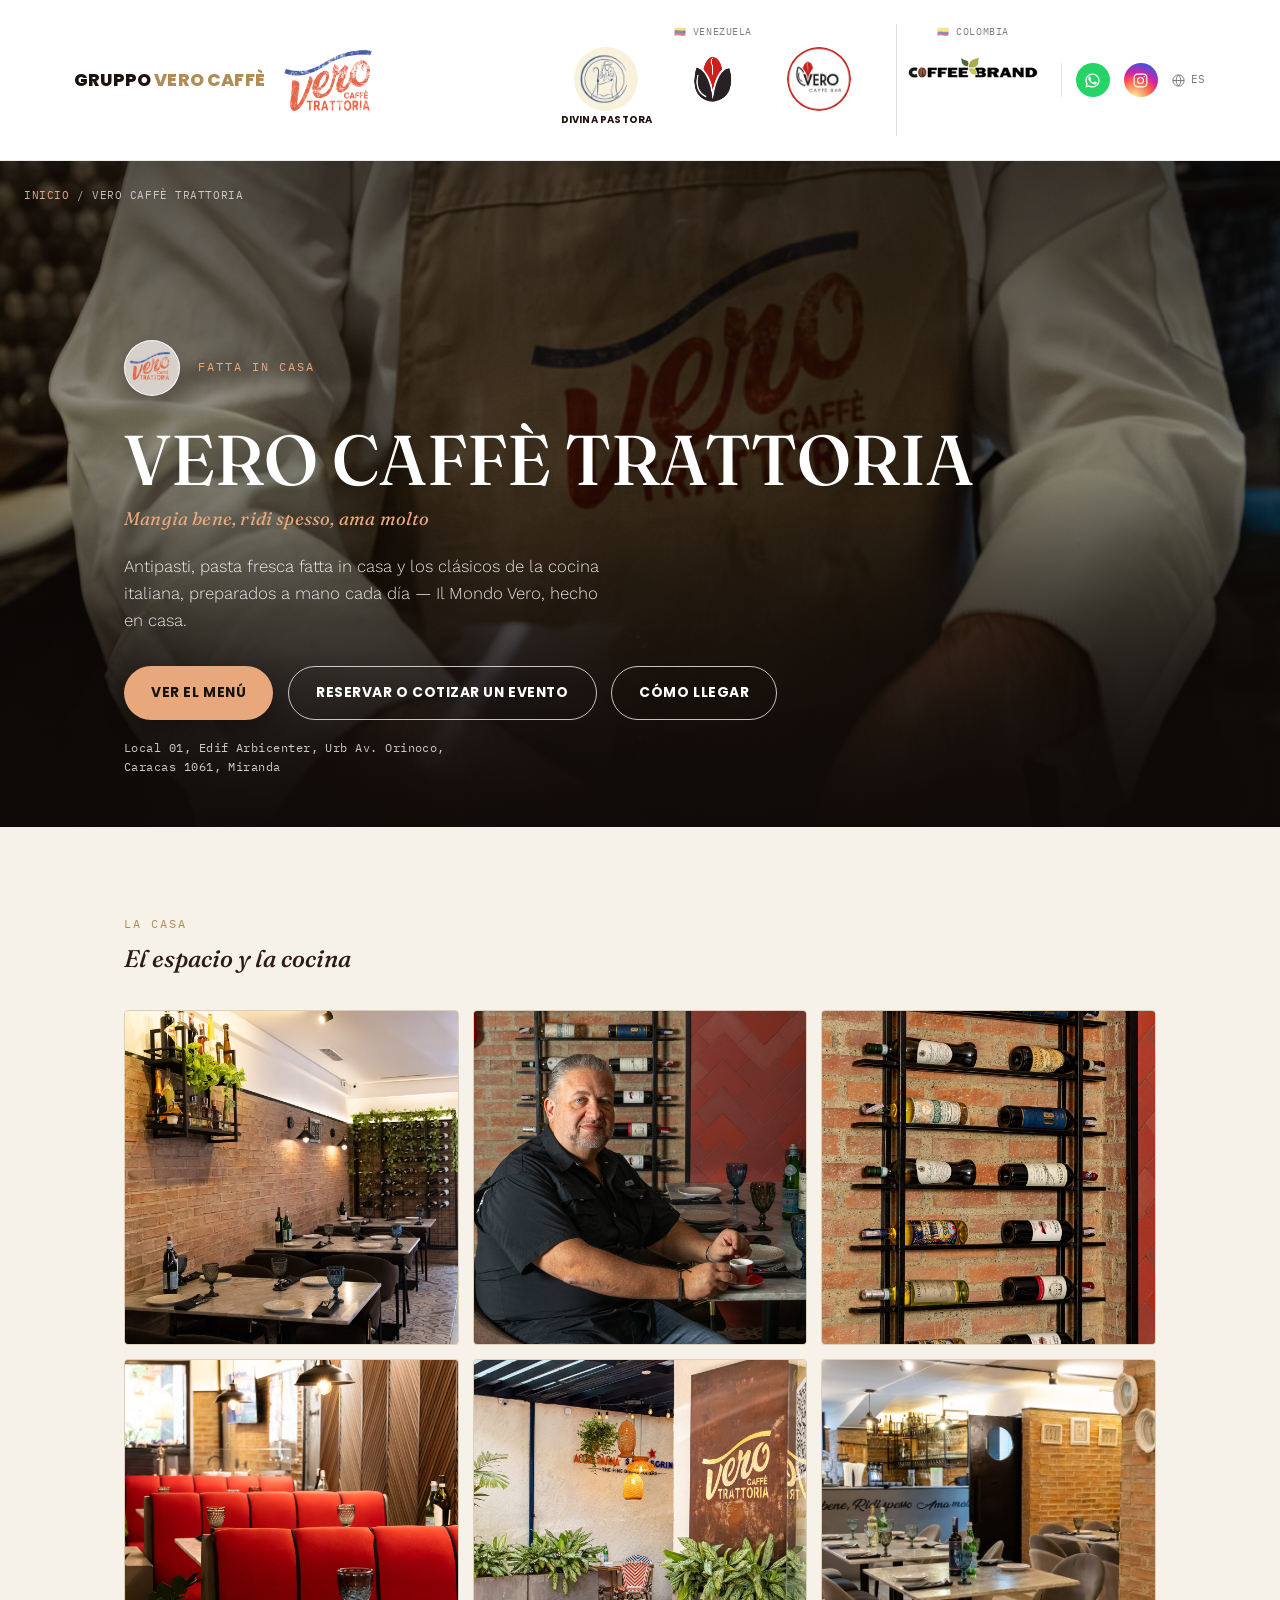
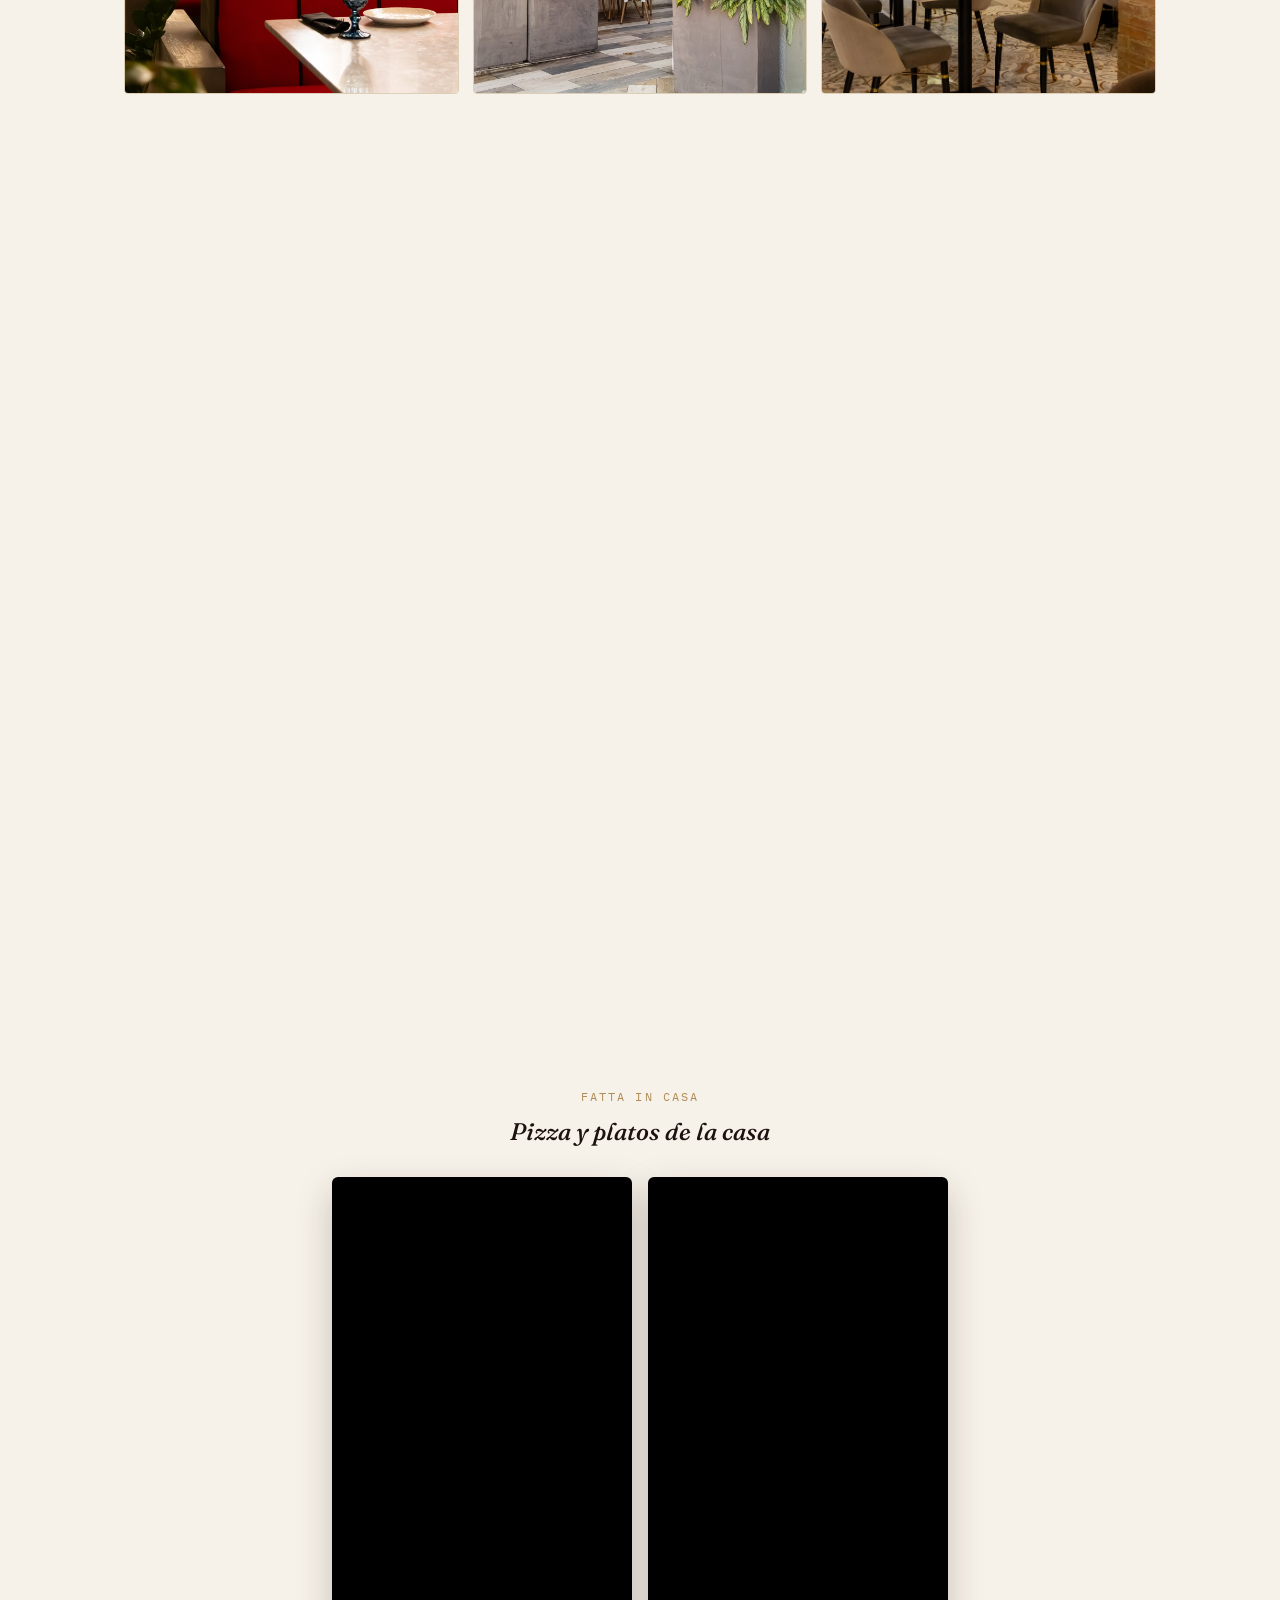
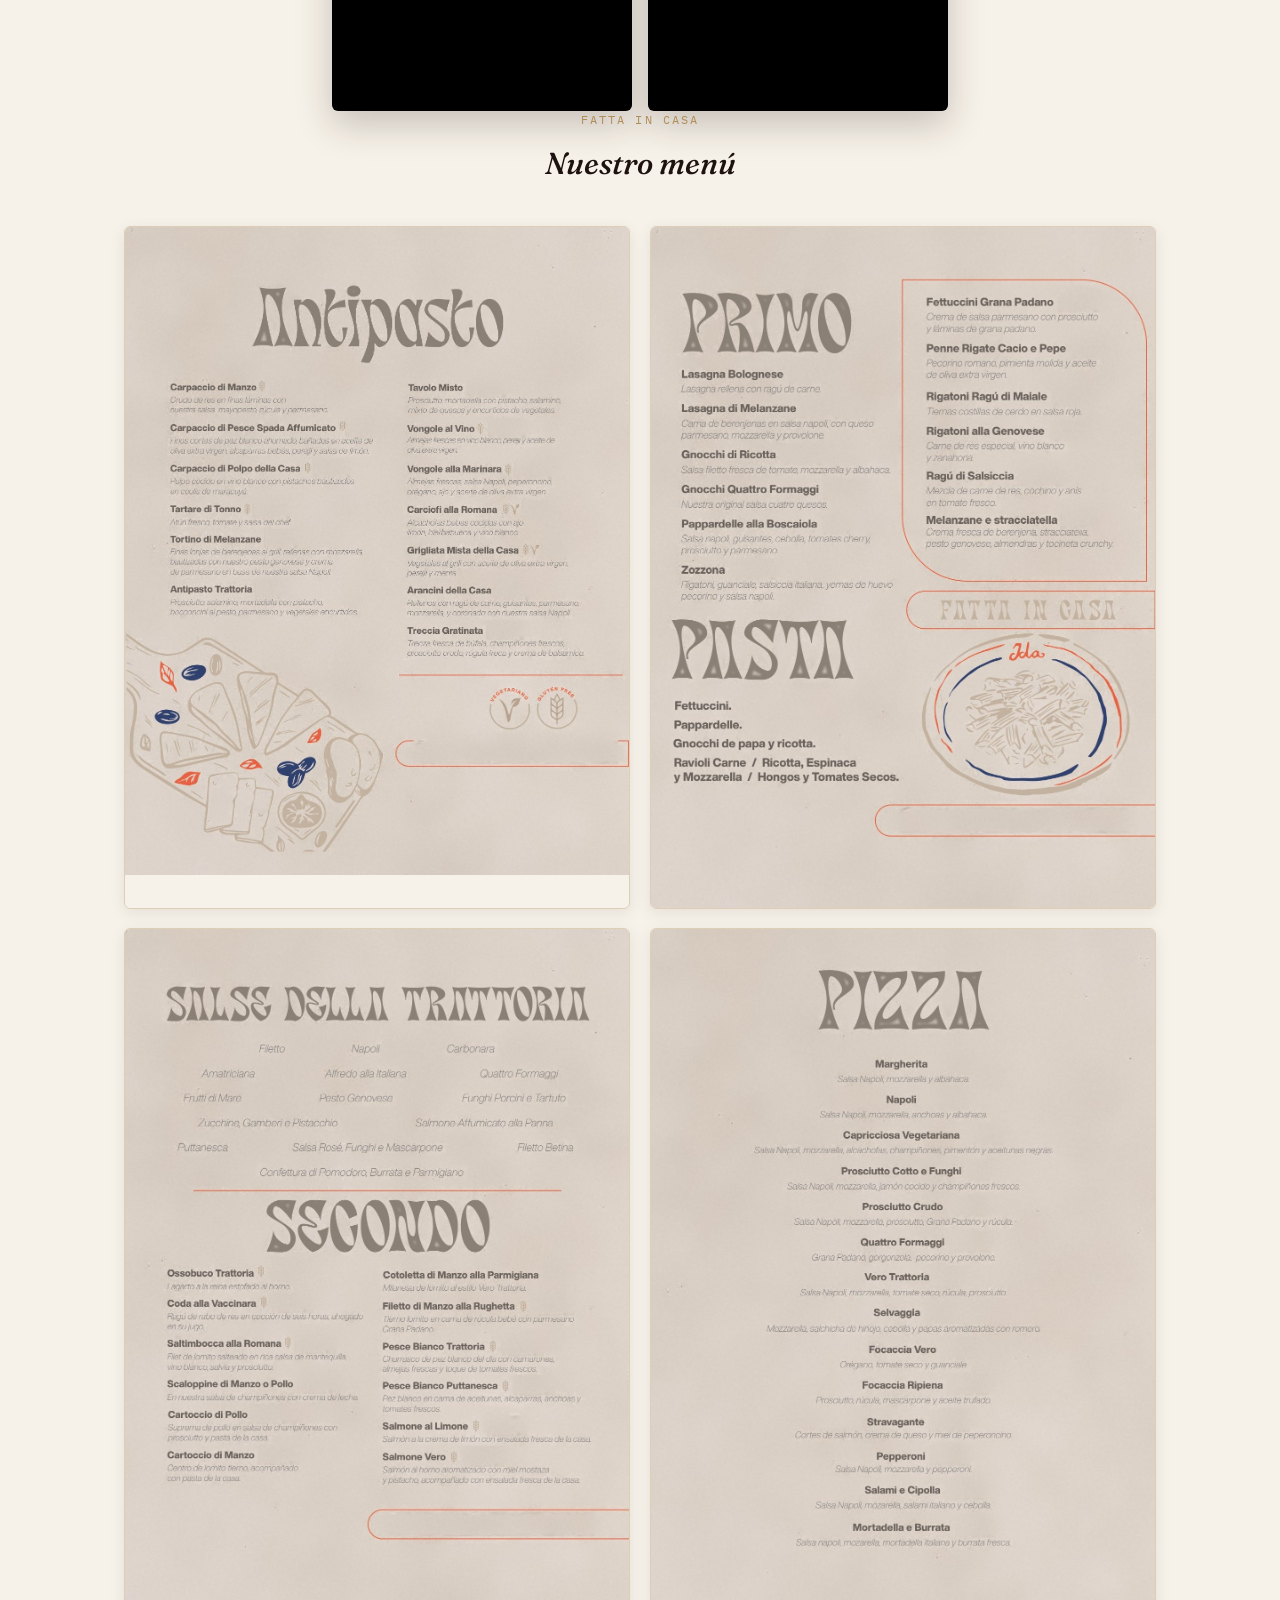
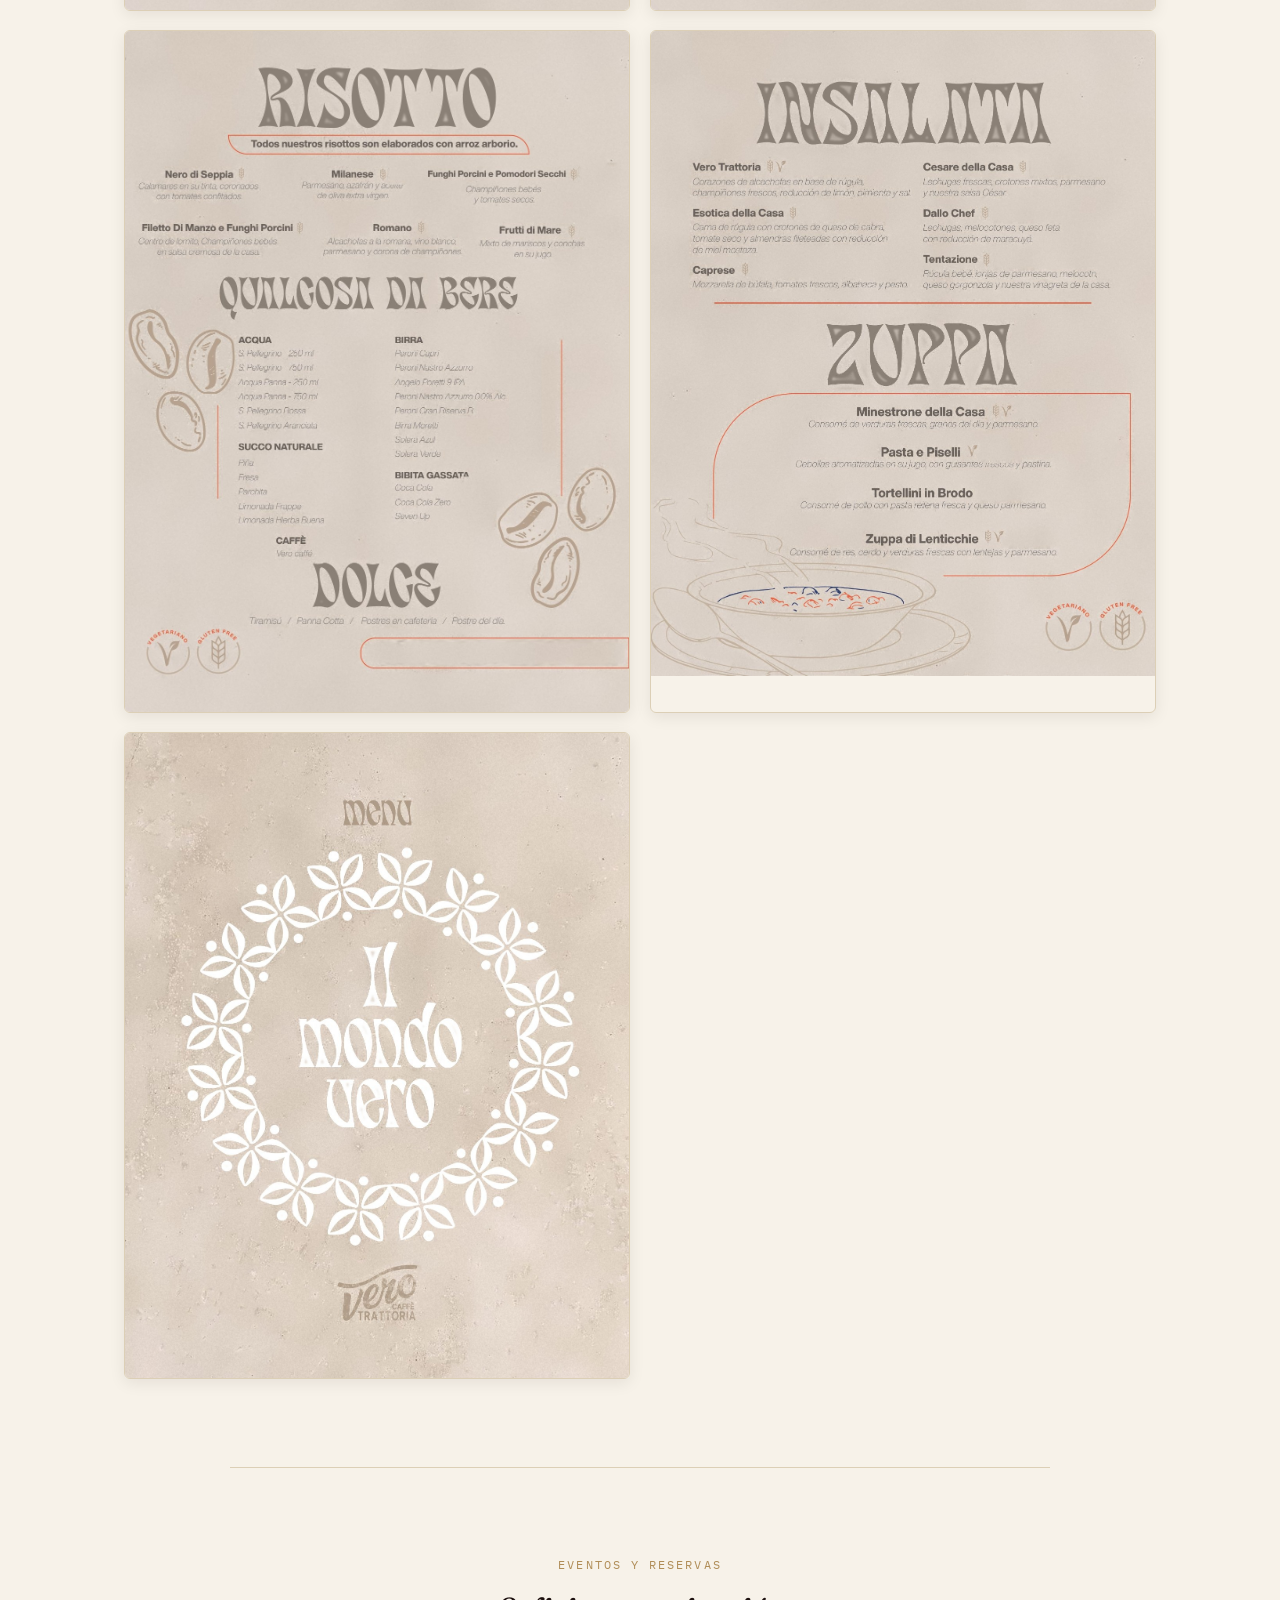
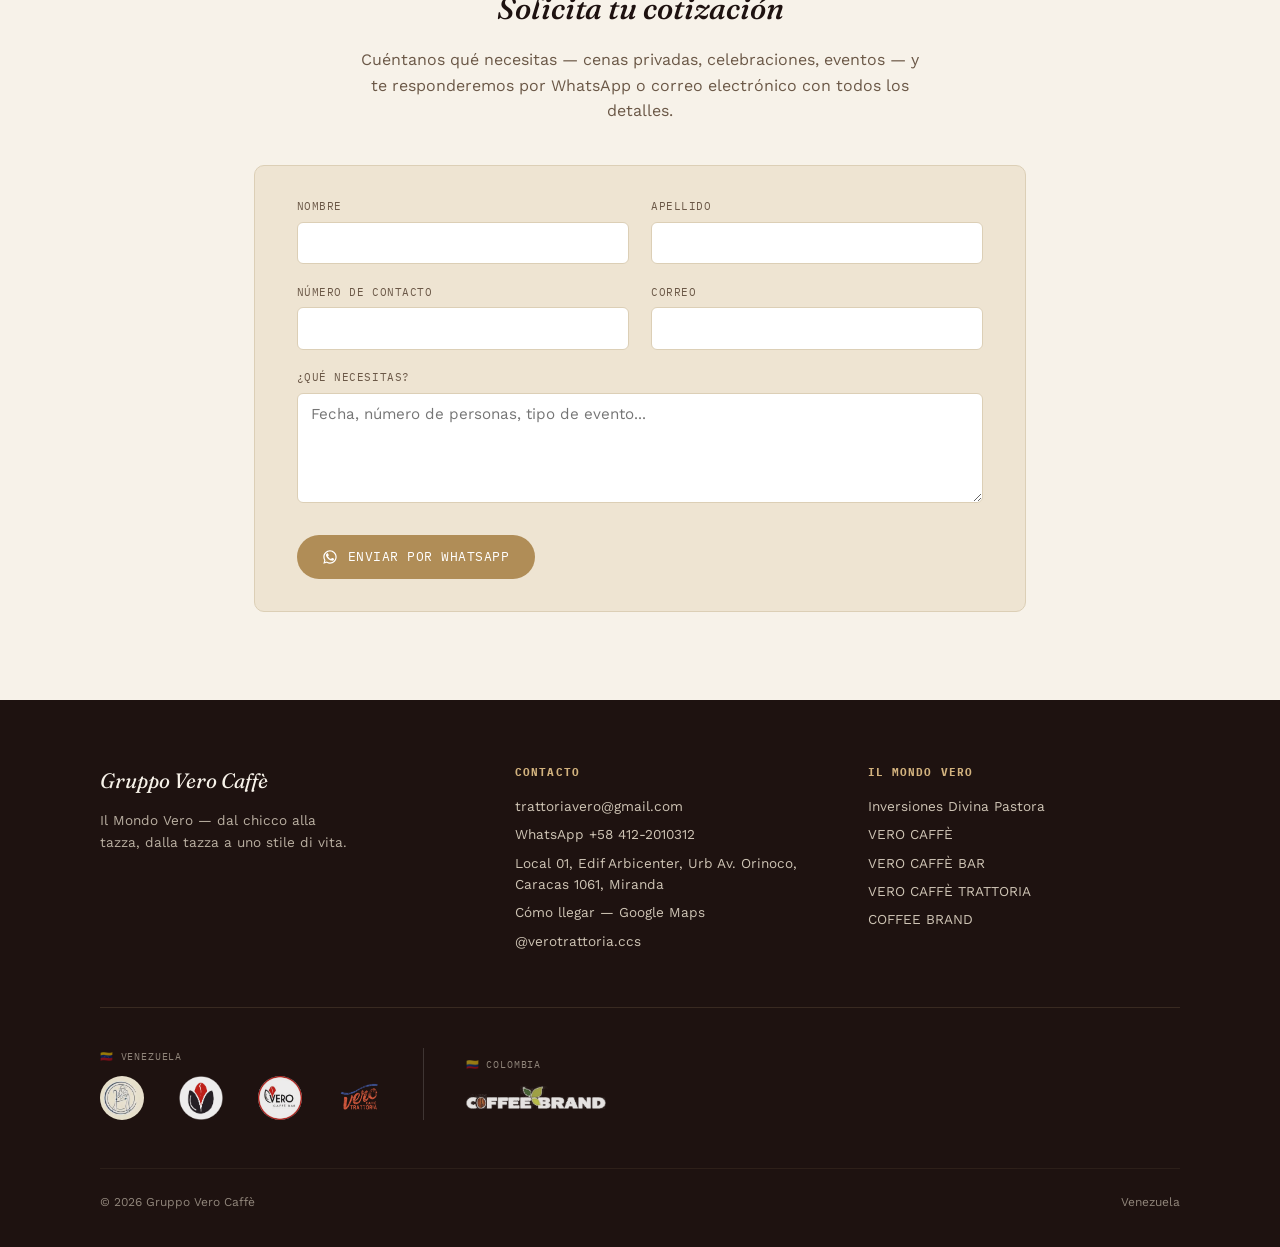
<file: vero-caffe-trattoria.html>
<!DOCTYPE html>
<html lang="es">
<head>
<meta charset="UTF-8">
<meta name="viewport" content="width=device-width, initial-scale=1.0">
<title>Vero Caffè Trattoria — Gruppo Vero Caffè</title>
<link rel="preconnect" href="https://fonts.googleapis.com">
<link rel="preconnect" href="https://fonts.gstatic.com" crossorigin>
<link href="https://fonts.googleapis.com/css2?family=Fraunces:ital,opsz,wght@0,9..144,300;0,9..144,500;0,9..144,600;1,9..144,400;1,9..144,500&family=Work+Sans:wght@300;400;500;600&family=IBM+Plex+Mono:wght@400;500&family=Poppins:wght@700;800;900&display=swap" rel="stylesheet">
<link rel="stylesheet" href="styles.css?v=29">
<style>
  .trattoria-hero{
    position:relative;
    min-height:74vh;
    background:
      linear-gradient(0deg, rgba(15,10,8,0.88) 0%, rgba(15,10,8,0.15) 55%, rgba(15,10,8,0.35) 100%),
      url('assets/trattoria/hero-chef-pasta.jpg') center 22% / cover no-repeat;
    display:flex; align-items:flex-end;
    color:#fff;
  }
  .trattoria-hero{ overflow:hidden; isolation:isolate; }
  .trattoria-hero .hero-bg-video{ position:absolute; inset:0; width:100%; height:100%; object-fit:cover; z-index:-2; opacity:0; transition:opacity 1.2s ease; filter:saturate(1.08) contrast(1.04); }
  .trattoria-hero .hero-bg-video.on{ opacity:1; }
  .trattoria-hero .hero-bg-shade{ position:absolute; inset:0; z-index:-1; background:linear-gradient(0deg, rgba(15,10,8,0.88) 0%, rgba(15,10,8,0.2) 55%, rgba(15,10,8,0.45) 100%); }
  .trattoria-hero .breadcrumb-over{ z-index:2; }
  .trattoria-hero-inner{ position:relative; z-index:2; }
  @media (prefers-reduced-motion:reduce){ .trattoria-hero .hero-bg-video{ display:none; } }
  .trattoria-hero-inner{ max-width:1080px; margin:0 auto; width:100%; padding:3rem 1.5rem 3.2rem; }
  .trattoria-hero .eyebrow{ color:#E8A87C; }
  .trattoria-hero .eyebrow::before{ background:#E8A87C; }
  h1.trattoria-hero-title{
    font-family:'Fraunces', serif; font-weight:500;
    font-size:clamp(2.6rem, 6vw, 4.4rem); line-height:1.02;
    margin-top:0.8rem; text-shadow:0 2px 20px rgba(0,0,0,0.4);
    text-transform:uppercase;
  }
  .trattoria-hero-sub{
    margin-top:1.2rem; max-width:48ch; font-size:1.05rem; font-weight:300;
    color:rgba(255,255,255,0.88);
  }
  .trattoria-hero-tagline{
    display:block; font-family:'Fraunces', serif; font-style:italic; font-weight:400;
    color:#E8A87C; font-size:1.15rem; margin-top:0.5rem; letter-spacing:0.01em;
  }
  .breadcrumb-over{
    position:absolute; top:1.6rem; left:1.5rem; z-index:2;
    font-family:'IBM Plex Mono', monospace; font-size:0.7rem; letter-spacing:0.05em;
    color:rgba(255,255,255,0.7); text-transform:uppercase;
  }
  .breadcrumb-over a{ color:#E8A87C; }
  .trattoria-hero-mark{ display:flex; align-items:center; gap:1.1rem; margin-bottom:1.8rem; }
  .trattoria-hero-mark img{
    height:56px; width:56px; border-radius:50%; object-fit:cover;
    border:1px solid rgba(255,255,255,0.35);
    box-shadow:0 10px 30px rgba(0,0,0,0.35);
    background:#fff;
  }

  .photo-gallery{ max-width:1080px; margin:0 auto; padding:5.5rem 1.5rem; }
  .photo-gallery-head{ margin-bottom:2rem; }
  .photo-gallery-head h3{
    font-family:'Fraunces', serif; font-style:italic; font-weight:500; font-size:1.5rem;
    color:var(--espresso-2); margin-top:0.4rem;
  }
  .photo-grid{ display:grid; grid-template-columns:repeat(3,1fr); gap:0.85rem; }
  .photo-item{ position:relative; overflow:hidden; border-radius:4px; border:1px solid var(--line); aspect-ratio:1/1; }
  .photo-item img{ width:100%; height:100%; object-fit:cover; display:block; transition:transform .5s ease; }
  .photo-item:hover img{ transform:scale(1.05); }
  @media (max-width:820px){
    .photo-grid{ grid-template-columns:repeat(2,1fr); }
  }

  .menu-gallery{
    max-width:1080px; margin:0 auto; padding:0 1.5rem 5.5rem;
  }
  .menu-gallery-head{ text-align:center; max-width:56ch; margin:0 auto 2.4rem; }
  .menu-gallery-head h2{
    font-family:'Fraunces', serif; font-style:italic; font-weight:500;
    font-size:1.9rem; margin-top:0.6rem;
  }
  .menu-grid{
    display:grid; grid-template-columns:repeat(2, 1fr); gap:1.2rem;
  }
  .menu-page{
    border:1px solid var(--line); border-radius:6px; overflow:hidden;
    box-shadow:0 4px 16px rgba(30,18,16,0.08);
  }
  .menu-page img{ width:100%; height:auto; display:block; }
  @media (max-width:700px){
    .menu-grid{ grid-template-columns:1fr; }
  }

  /* Botones y entrada suave de la portada */
  .trattoria-hero-cta{ display:flex; flex-wrap:wrap; gap:0.9rem; margin-top:2rem; }
  .btn-hero{
    display:inline-flex; align-items:center; justify-content:center;
    padding:0.95rem 1.7rem; border-radius:999px;
    font-family:'Poppins', sans-serif; font-weight:700; font-size:0.86rem;
    letter-spacing:0.04em; text-transform:uppercase;
    transition:transform 0.25s ease, box-shadow 0.25s ease, background 0.25s ease, color 0.25s ease;
  }
  .btn-hero-primary{ background:#E8A87C; color:#171310; box-shadow:0 8px 22px rgba(0,0,0,0.32); }
  .btn-hero-primary:hover{ transform:translateY(-2px); background:#F2BE98; box-shadow:0 12px 28px rgba(0,0,0,0.38); }
  .btn-hero-ghost{ border:1.5px solid rgba(255,255,255,0.75); color:#fff; }
  .btn-hero-ghost:hover{ background:#fff; color:#171310; transform:translateY(-2px); }
  .btn-hero:focus-visible{ outline:3px solid #fff; outline-offset:3px; }
  #carta{ scroll-margin-top:100px; } #cotizacion{ scroll-margin-top:100px; }
  @keyframes heroRise{ from{ opacity:0; transform:translateY(18px); } to{ opacity:1; transform:none; } }
  .trattoria-hero-mark, h1.trattoria-hero-title, .trattoria-hero-sub, .trattoria-hero-cta, .trattoria-hero-tagline{
    animation:heroRise 0.8s cubic-bezier(.2,.7,.2,1) both;
  }
  .trattoria-hero-mark{ animation-delay:.08s; } h1.trattoria-hero-title{ animation-delay:.2s; }
  .trattoria-hero-tagline{ animation-delay:.3s; }
  .trattoria-hero-sub{ animation-delay:.36s; } .trattoria-hero-cta{ animation-delay:.5s; }
  .trattoria-hero-addr{ margin-top:1.2rem; font-family:'IBM Plex Mono', monospace; font-size:0.72rem; letter-spacing:0.04em; color:rgba(255,255,255,0.78); max-width:46ch; animation:heroRise 0.8s cubic-bezier(.2,.7,.2,1) .62s both; }
  .rv{ opacity:0; transform:translateY(22px); transition:opacity .7s ease, transform .7s cubic-bezier(.2,.7,.2,1); transition-delay:calc(var(--d, 0) * 90ms); }
  .rv.in{ opacity:1; transform:none; }
  .feature-video-pair{ display:grid; grid-template-columns:repeat(2,minmax(0,300px)); gap:1rem; justify-content:center; }
  .feature-video-pair figure{ margin:0; aspect-ratio:9/16; border-radius:6px; overflow:hidden; background:#000; box-shadow:0 14px 36px rgba(30,18,16,0.22); }
  .feature-video-pair video{ width:100%; height:100%; object-fit:cover; display:block; }
  @media (max-width:520px){ .feature-video-pair{ gap:0.6rem; } }
  .feature-video{ max-width:900px; margin:2.5rem auto 0; padding:0 1.5rem; }
  .feature-video-head{ text-align:center; max-width:60ch; margin:0 auto 1.6rem; }
  .feature-video-head h3{ font-family:'Fraunces', serif; font-style:italic; font-weight:500; font-size:1.5rem; margin-top:0.4rem; }
  .feature-video-frame{
    position:relative; border-radius:10px; overflow:hidden;
    box-shadow:0 18px 40px rgba(0,0,0,0.16);
  }
  .feature-video-frame video{ width:100%; height:auto; display:block; background:#000; }
</style>
</head>
<body>

<header>
  <nav>
    <div class="brand-group">
      <a href="index.html" class="brand">Gruppo <span>Vero Caffè</span></a>
      <span class="brand-page-logo-wrap"><img src="assets/trattoria-logo-icon.png?v=1" class="brand-page-logo" alt="Vero Caffè Trattoria"></span>
    </div>
    <button class="nav-toggle" aria-label="Abrir menú" aria-expanded="false" id="navToggle">☰</button>
    <div class="navlinks" id="navLinks">
  <div class="nav-country-group">
    <span class="nav-country-label">🇻🇪 Venezuela</span>
    <div class="nav-country-logos">
      <a href="divina-pastora.html" class="nav-logo-link nav-logo-stack"><img src="assets/divina-ig-profile.jpg?v=1" class="nav-logo round" alt="Divina Pastora"><span class="nav-logo-caption">Divina Pastora</span></a>
      <a href="vero-caffe.html" class="nav-logo-link"><img src="assets/vero-mark.png?v=1" class="nav-logo" alt="Vero Caffè"></a>
      <a href="vero-caffe-bar.html" class="nav-logo-link"><img src="assets/verocaffebar-logo.jpg?v=1" class="nav-logo round" alt="Vero Caffè Bar"></a>
    </div>
  </div>
  <div class="nav-country-divider"></div>
  <div class="nav-country-group">
    <span class="nav-country-label">🇨🇴 Colombia</span>
    <div class="nav-country-logos">
      <a href="coffee-brand.html" class="nav-logo-link"><img src="assets/coffeebrand-icon.png?v=3" class="nav-logo-wordmark" alt="Coffee Brand"></a>
    </div>
  </div>
      <div class="header-icons">
        <a href="https://wa.me/584122010312" target="_blank" rel="noopener" aria-label="WhatsApp" class="ic-whatsapp"><svg viewBox="0 0 24 24" fill="currentColor"><path d="M17.47 14.38c-.3-.15-1.76-.87-2.03-.97-.27-.1-.47-.15-.67.15-.2.3-.77.97-.94 1.16-.17.2-.35.22-.64.08-.3-.15-1.26-.46-2.39-1.48-.88-.79-1.48-1.76-1.65-2.06-.17-.3-.02-.46.13-.6.13-.14.3-.35.44-.52.15-.17.2-.3.3-.5.1-.2.05-.37-.02-.52-.08-.15-.67-1.61-.92-2.21-.24-.58-.49-.5-.67-.51-.17 0-.37-.01-.57-.01-.2 0-.52.07-.79.37-.27.3-1.04 1.02-1.04 2.48s1.07 2.87 1.21 3.07c.15.2 2.1 3.2 5.08 4.49.71.3 1.26.49 1.69.62.72.23 1.36.2 1.87.12.57-.09 1.76-.72 2.01-1.42.25-.69.25-1.29.17-1.41-.07-.13-.27-.2-.57-.35z"/><path d="M12 2C6.49 2 2 6.49 2 12c0 1.76.46 3.48 1.35 5L2 22l5.13-1.34A9.96 9.96 0 0 0 12 22c5.51 0 10-4.49 10-10S17.51 2 12 2zm0 18.16h-.003a8.2 8.2 0 0 1-4.176-1.144l-.3-.178-3.043.792.813-2.968-.196-.305A8.18 8.18 0 0 1 3.84 12c0-4.52 3.68-8.2 8.2-8.2 2.19 0 4.25.85 5.8 2.4a8.15 8.15 0 0 1 2.4 5.8c0 4.52-3.68 8.16-8.24 8.16z"/></svg></a>
        <a href="https://instagram.com/verotrattoria.ccs" target="_blank" rel="noopener" aria-label="Instagram" class="ic-instagram"><svg viewBox="0 0 24 24" fill="none" stroke="currentColor" stroke-width="1.6"><rect x="3" y="3" width="18" height="18" rx="5"/><circle cx="12" cy="12" r="4.2"/><circle cx="17.4" cy="6.6" r="0.9" fill="currentColor" stroke="none"/></svg></a>
        <details class="lang-switch">
        <summary><svg viewBox="0 0 24 24" fill="none" stroke="currentColor" stroke-width="1.6"><circle cx="12" cy="12" r="9"/><path d="M3 12h18M12 3c2.4 2.5 3.7 5.7 3.7 9s-1.3 6.5-3.7 9c-2.4-2.5-3.7-5.7-3.7-9s1.3-6.5 3.7-9z"/></svg><span>ES</span></summary>
        <div class="lang-menu">
          <a href="#" data-lang="es" class="active">Español <small>ES</small></a>
          <a href="#" data-lang="en">English <small>EN</small></a>
          <a href="#" data-lang="it">Italiano <small>IT</small></a>
          <a href="#" class="soon">Русский <small>próx.</small></a>
          <a href="#" class="soon">中文 <small>próx.</small></a>
        </div>
      </details>
      </div>
    </div>
  </nav>
</header>

<section class="trattoria-hero">
  <video class="hero-bg-video" muted loop playsinline autoplay preload="auto" src="assets/video/trattoria-pasta-fresca.mp4?v=1" aria-hidden="true"></video>
  <div class="hero-bg-shade" aria-hidden="true"></div>
  <div class="breadcrumb-over"><a href="index.html">Inicio</a> / Vero Caffè Trattoria</div>
  <div class="trattoria-hero-inner">
    <div class="trattoria-hero-mark">
      <img src="assets/verotrattoria-logo.jpg?v=1" alt="Vero Caffè Trattoria">
      <div class="eyebrow">Fatta in casa</div>
    </div>
    <h1 class="trattoria-hero-title">Vero Caffè Trattoria</h1>
    <span class="trattoria-hero-tagline">Mangia bene, ridi spesso, ama molto</span>
    <p class="trattoria-hero-sub">Antipasti, pasta fresca fatta in casa y los clásicos de la cocina italiana, preparados a mano cada día — Il Mondo Vero, hecho en casa.</p>
    <div class="trattoria-hero-cta">
      <a href="#carta" class="btn-hero btn-hero-primary">Ver el menú</a>
      <a href="#cotizacion" class="btn-hero btn-hero-ghost">Reservar o cotizar un evento</a>
      <a href="https://maps.app.goo.gl/dwjhzUPF1NqjTrMN8" target="_blank" rel="noopener" class="btn-hero btn-hero-ghost">Cómo llegar</a>
    </div>
    <p class="trattoria-hero-addr">Local 01, Edif Arbicenter, Urb Av. Orinoco, Caracas 1061, Miranda</p>
  </div>
</section>

<section class="photo-gallery">
  <div class="photo-gallery-head">
    <div class="eyebrow">La casa</div>
    <h3>El espacio y la cocina</h3>
  </div>
  <div class="photo-grid">
    <figure class="photo-item"><img src="assets/trattoria/interior-dining.jpg?v=1" alt="Salón principal de Vero Caffè Trattoria" loading="lazy"></figure>
    <figure class="photo-item"><img src="assets/trattoria/portrait-chef.jpg?v=1" alt="Chef de Vero Caffè Trattoria" loading="lazy"></figure>
    <figure class="photo-item"><img src="assets/trattoria/interior-wine-wall.jpg?v=1" alt="Cava de vinos de Vero Caffè Trattoria" loading="lazy"></figure>
    <figure class="photo-item"><img src="assets/trattoria/interior-booth.jpg?v=1" alt="Área de asientos de Vero Caffè Trattoria" loading="lazy"></figure>
    <figure class="photo-item"><img src="assets/trattoria/interior-entrance.jpg?v=1" alt="Entrada de Vero Caffè Trattoria" loading="lazy"></figure>
    <figure class="photo-item"><img src="assets/trattoria/interior-dining-2.jpg?v=1" alt="Salón y barra de Vero Caffè Trattoria" loading="lazy"></figure>
  </div>
</section>

<section class="photo-gallery" style="padding-top:0;">
  <div class="photo-gallery-head">
    <div class="eyebrow">Dalla cucina</div>
    <h3>Algunos de nuestros platos</h3>
  </div>
  <div class="photo-grid">
    <figure class="photo-item"><img src="assets/trattoria/dish-ossobuco.jpg?v=1" alt="Ossobuco Trattoria" loading="lazy"></figure>
    <figure class="photo-item"><img src="assets/trattoria/dish-charcuterie.jpg?v=1" alt="Tabla de charcutería" loading="lazy"></figure>
    <figure class="photo-item"><img src="assets/trattoria/dish-clams.jpg?v=1" alt="Vongole alla Marinara" loading="lazy"></figure>
    <figure class="photo-item"><img src="assets/trattoria/dish-seafood-pasta.jpg?v=1" alt="Pasta con mariscos" loading="lazy"></figure>
    <figure class="photo-item"><img src="assets/trattoria/dish-squid-ink-risotto.jpg?v=1" alt="Risotto negro con calamares" loading="lazy"></figure>
    <figure class="photo-item"><img src="assets/trattoria/dish-burrata.jpg?v=1" alt="Burrata con prosciutto" loading="lazy"></figure>
  </div>
</section>

<section class="feature-video">
  <div class="feature-video-head">
    <div class="eyebrow" style="justify-content:center;">Fatta in casa</div>
    <h3>Pizza y platos de la casa</h3>
  </div>
  <div class="feature-video-pair">
    <figure><video src="assets/video/trat-hero-pizza.mp4" autoplay muted loop playsinline aria-label="Pizza preparada por el chef"></video></figure>
    <figure><video src="assets/video/trat-pastas.mp4" autoplay muted loop playsinline aria-label="Pastas y platos fuertes servidos"></video></figure>
  </div>
</section>

<section class="menu-gallery" id="carta">
  <div class="menu-gallery-head">
    <div class="eyebrow" style="justify-content:center;">Fatta in casa</div>
    <h2>Nuestro menú</h2>
  </div>
  <div class="menu-grid">
    <figure class="menu-page"><img src="assets/menu/menu-1.jpg?v=2" alt="Menú Vero Caffè Trattoria — Antipasto" loading="lazy"></figure>
    <figure class="menu-page"><img src="assets/menu/menu-2.jpg?v=2" alt="Menú Vero Caffè Trattoria — Primo, Pasta" loading="lazy"></figure>
    <figure class="menu-page"><img src="assets/menu/menu-3.jpg?v=2" alt="Menú Vero Caffè Trattoria" loading="lazy"></figure>
    <figure class="menu-page"><img src="assets/menu/menu-4.jpg?v=2" alt="Menú Vero Caffè Trattoria" loading="lazy"></figure>
    <figure class="menu-page"><img src="assets/menu/menu-5.jpg?v=2" alt="Menú Vero Caffè Trattoria" loading="lazy"></figure>
    <figure class="menu-page"><img src="assets/menu/menu-6.jpg?v=2" alt="Menú Vero Caffè Trattoria" loading="lazy"></figure>
    <figure class="menu-page"><img src="assets/menu/menu-7.jpg?v=2" alt="Menú Vero Caffè Trattoria" loading="lazy"></figure>
  </div>
</section>

<section class="quote-panel" id="cotizacion">
  <div class="quote-panel-head">
    <div class="eyebrow">Eventos y reservas</div>
    <h2>Solicita tu cotización</h2>
    <p>Cuéntanos qué necesitas — cenas privadas, celebraciones, eventos — y te responderemos por WhatsApp o correo electrónico con todos los detalles.</p>
  </div>
  <form class="quote-form" data-wa="584122010312" data-title="Cotización — Vero Caffè Trattoria" data-cc="trattoriavero@gmail.com">
    <div class="quote-fields-grid">
      <div class="quote-field">
        <label class="quote-field-label" for="tr-nombre">Nombre</label>
        <input class="quote-input" type="text" id="tr-nombre" name="nombre" required>
      </div>
      <div class="quote-field">
        <label class="quote-field-label" for="tr-apellido">Apellido</label>
        <input class="quote-input" type="text" id="tr-apellido" name="apellido" required>
      </div>
      <div class="quote-field">
        <label class="quote-field-label" for="tr-telefono">Número de contacto</label>
        <input class="quote-input" type="tel" id="tr-telefono" name="teléfono" required>
      </div>
      <div class="quote-field">
        <label class="quote-field-label" for="tr-correo">Correo</label>
        <input class="quote-input" type="email" id="tr-correo" name="correo" required>
      </div>
      <div class="quote-field full">
        <label class="quote-field-label" for="tr-detalle">¿Qué necesitas?</label>
        <textarea class="quote-textarea" id="tr-detalle" name="detalle" placeholder="Fecha, número de personas, tipo de evento..."></textarea>
      </div>
    </div>
    <button class="quote-submit" type="submit">
      <svg viewBox="0 0 24 24" fill="currentColor"><path d="M17.47 14.38c-.3-.15-1.76-.87-2.03-.97-.27-.1-.47-.15-.67.15-.2.3-.77.97-.94 1.16-.17.2-.35.22-.64.08-.3-.15-1.26-.46-2.39-1.48-.88-.79-1.48-1.76-1.65-2.06-.17-.3-.02-.46.13-.6.13-.14.3-.35.44-.52.15-.17.2-.3.3-.5.1-.2.05-.37-.02-.52-.08-.15-.67-1.61-.92-2.21-.24-.58-.49-.5-.67-.51-.17 0-.37-.01-.57-.01-.2 0-.52.07-.79.37-.27.3-1.04 1.02-1.04 2.48s1.07 2.87 1.21 3.07c.15.2 2.1 3.2 5.08 4.49.71.3 1.26.49 1.69.62.72.23 1.36.2 1.87.12.57-.09 1.76-.72 2.01-1.42.25-.69.25-1.29.17-1.41-.07-.13-.27-.2-.57-.35z"/><path d="M12 2C6.49 2 2 6.49 2 12c0 1.76.46 3.48 1.35 5L2 22l5.13-1.34A9.96 9.96 0 0 0 12 22c5.51 0 10-4.49 10-10S17.51 2 12 2zm0 18.16h-.003a8.2 8.2 0 0 1-4.176-1.144l-.3-.178-3.043.792.813-2.968-.196-.305A8.18 8.18 0 0 1 3.84 12c0-4.52 3.68-8.2 8.2-8.2 2.19 0 4.25.85 5.8 2.4a8.15 8.15 0 0 1 2.4 5.8c0 4.52-3.68 8.16-8.24 8.16z"/></svg>
      Enviar por WhatsApp
    </button>
  </form>
</section>

<footer id="contacto">
  <div class="footer-inner">
    <div class="footer-brand">
      Gruppo Vero Caffè
      <p>Il Mondo Vero — dal chicco alla tazza, dalla tazza a uno stile di vita.</p>
    </div>
    <div class="footer-col">
      <h3>Contacto</h3>
      <p><a href="mailto:trattoriavero@gmail.com">trattoriavero@gmail.com</a></p>
      <p><a href="https://wa.me/584122010312" target="_blank" rel="noopener">WhatsApp +58 412-2010312</a></p>
      <p>Local 01, Edif Arbicenter, Urb Av. Orinoco, Caracas 1061, Miranda</p>
      <p><a href="https://maps.app.goo.gl/dwjhzUPF1NqjTrMN8" target="_blank" rel="noopener">Cómo llegar — Google Maps</a></p>
      <p><a href="https://instagram.com/verotrattoria.ccs" target="_blank" rel="noopener">@verotrattoria.ccs</a></p>
    </div>
    <div class="footer-col">
      <h3>Il Mondo Vero</h3>
      <li><a href="divina-pastora.html">Inversiones Divina Pastora</a></li>
      <li><a href="vero-caffe.html">VERO CAFFÈ</a></li>
      <li><a href="vero-caffe-bar.html">VERO CAFFÈ BAR</a></li>
      <li><a href="vero-caffe-trattoria.html">VERO CAFFÈ TRATTORIA</a></li>
      <li><a href="coffee-brand.html">COFFEE BRAND</a></li>
    </div>
  </div>

  <div class="footer-logos">
    <div class="footer-country-group">
      <span class="footer-country-label">🇻🇪 Venezuela</span>
      <div class="footer-country-logos">
        <a class="footer-logo-item footer-logo-round" href="divina-pastora.html"><img src="assets/divina-ig-profile.jpg?v=1" alt="Inversiones Divina Pastora"></a>
        <a class="footer-logo-item" href="vero-caffe.html"><img src="assets/vero-mark.png?v=1" alt="Vero Caffè"></a>
        <a class="footer-logo-item footer-logo-round" href="vero-caffe-bar.html"><img src="assets/verocaffebar-logo.jpg?v=1" alt="Vero Caffè Bar"></a>
        <a class="footer-logo-item" href="vero-caffe-trattoria.html"><img src="assets/trattoria-logo-color.png?v=1" alt="Vero Caffè Trattoria"></a>
      </div>
    </div>
    <div class="footer-country-divider"></div>
    <div class="footer-country-group">
      <span class="footer-country-label">🇨🇴 Colombia</span>
      <div class="footer-country-logos">
        <a class="footer-logo-item footer-logo-wordmark" href="coffee-brand.html"><img src="assets/coffeebrand-icon-onDark.png?v=1" alt="Coffee Brand"></a>
      </div>
    </div>
  </div>

  <div class="footer-bottom">
    <span>© 2026 Gruppo Vero Caffè</span>
    <span>Venezuela</span>
  </div>
</footer>

<script>
(function(){
  if(matchMedia('(prefers-reduced-motion: reduce)').matches || !('IntersectionObserver' in window)) return;
  var els=[].slice.call(document.querySelectorAll('.photo-gallery-head, .photo-item, .menu-gallery-head'));
  els.forEach(function(e,i){ e.classList.add('rv'); e.style.setProperty('--d', (i%4)); });
  var io=new IntersectionObserver(function(es){ es.forEach(function(x){ if(x.isIntersecting){ x.target.classList.add('in'); io.unobserve(x.target); } }); },{threshold:.12, rootMargin:'0px 0px -6% 0px'});
  els.forEach(function(e){ io.observe(e); });
})();
</script>
<script src="script.js?v=6"></script>
<script src="i18n.js?v=1"></script>
<script>
(function(){
  var v=document.querySelector('.hero-bg-video'); if(!v) return;
  v.addEventListener('playing',function(){ v.classList.add('on'); });
  var p=v.play(); if(p&&p.catch) p.catch(function(){});
  if('IntersectionObserver' in window){ new IntersectionObserver(function(es){ if(es[0].isIntersecting){ var q=v.play(); if(q&&q.catch) q.catch(function(){}); } else v.pause(); },{threshold:.1}).observe(v.parentNode); }
})();
</script>
</body>
</html>
</file>
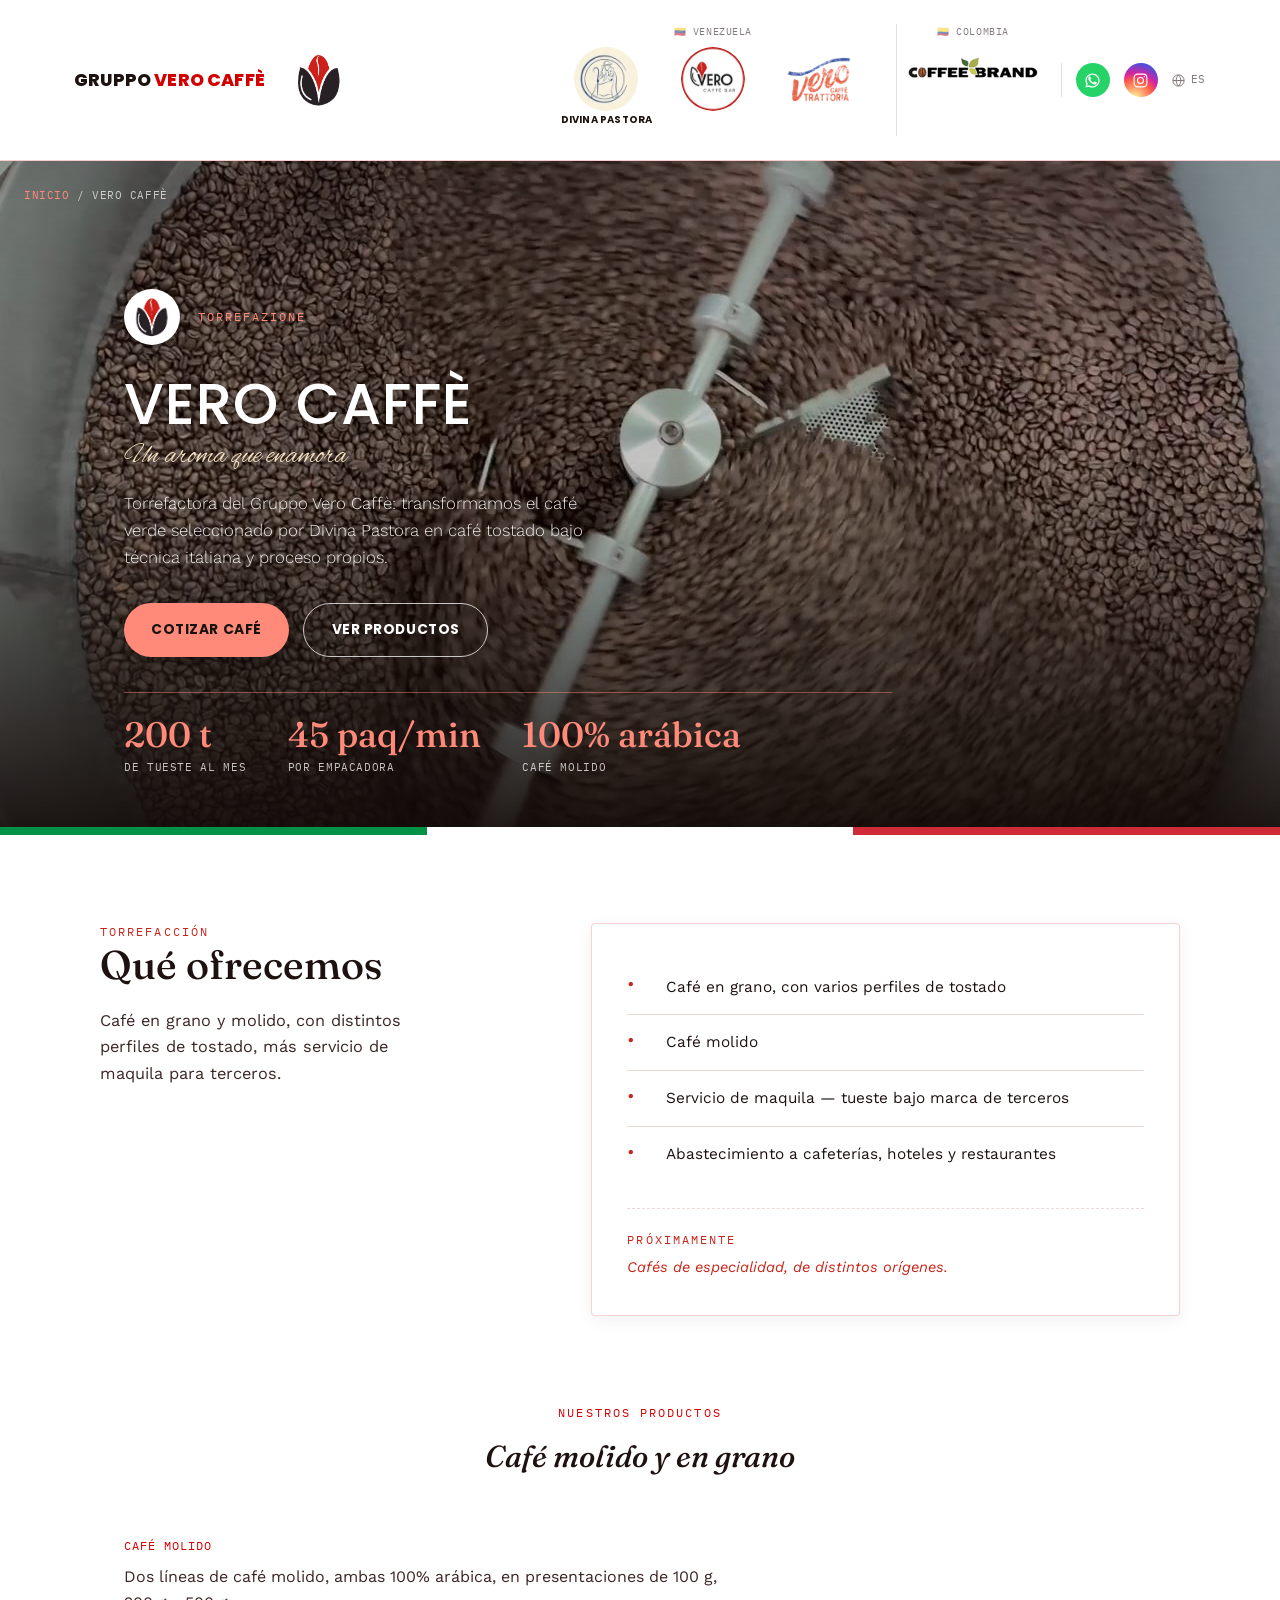
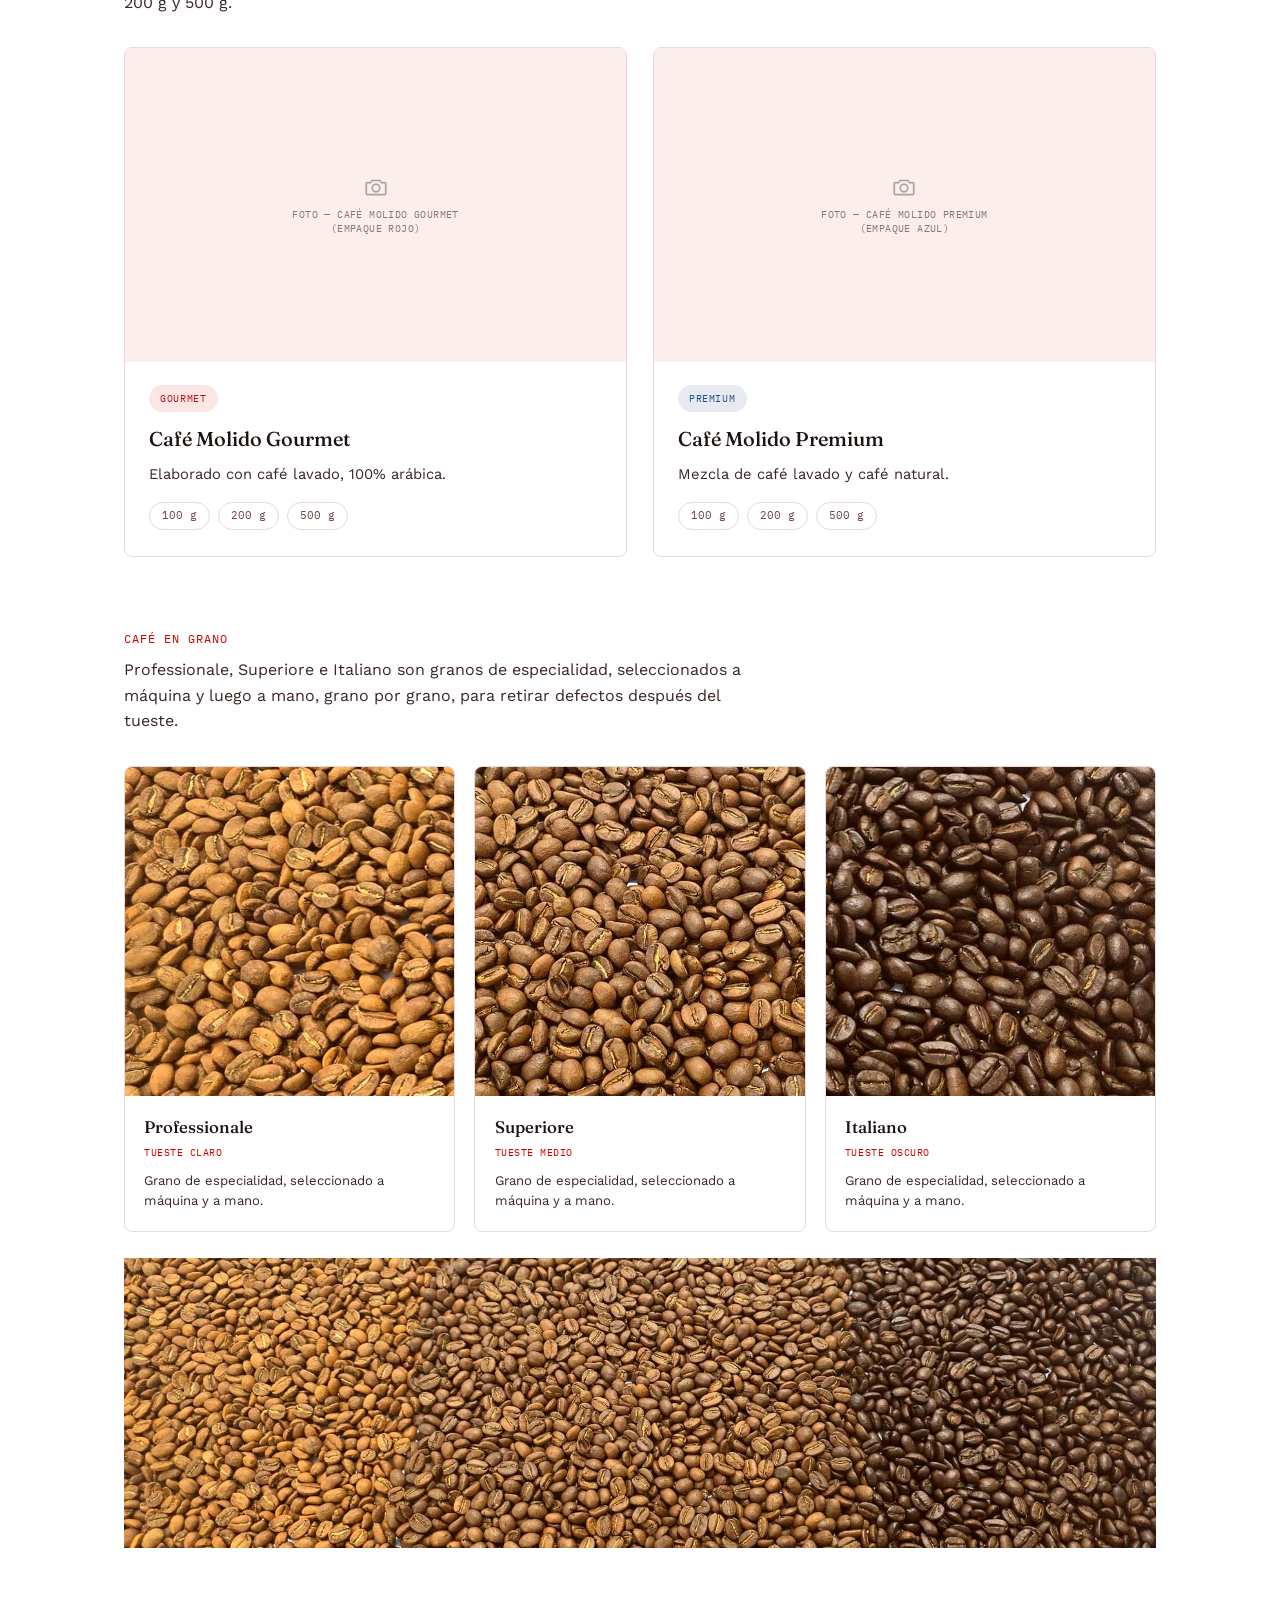
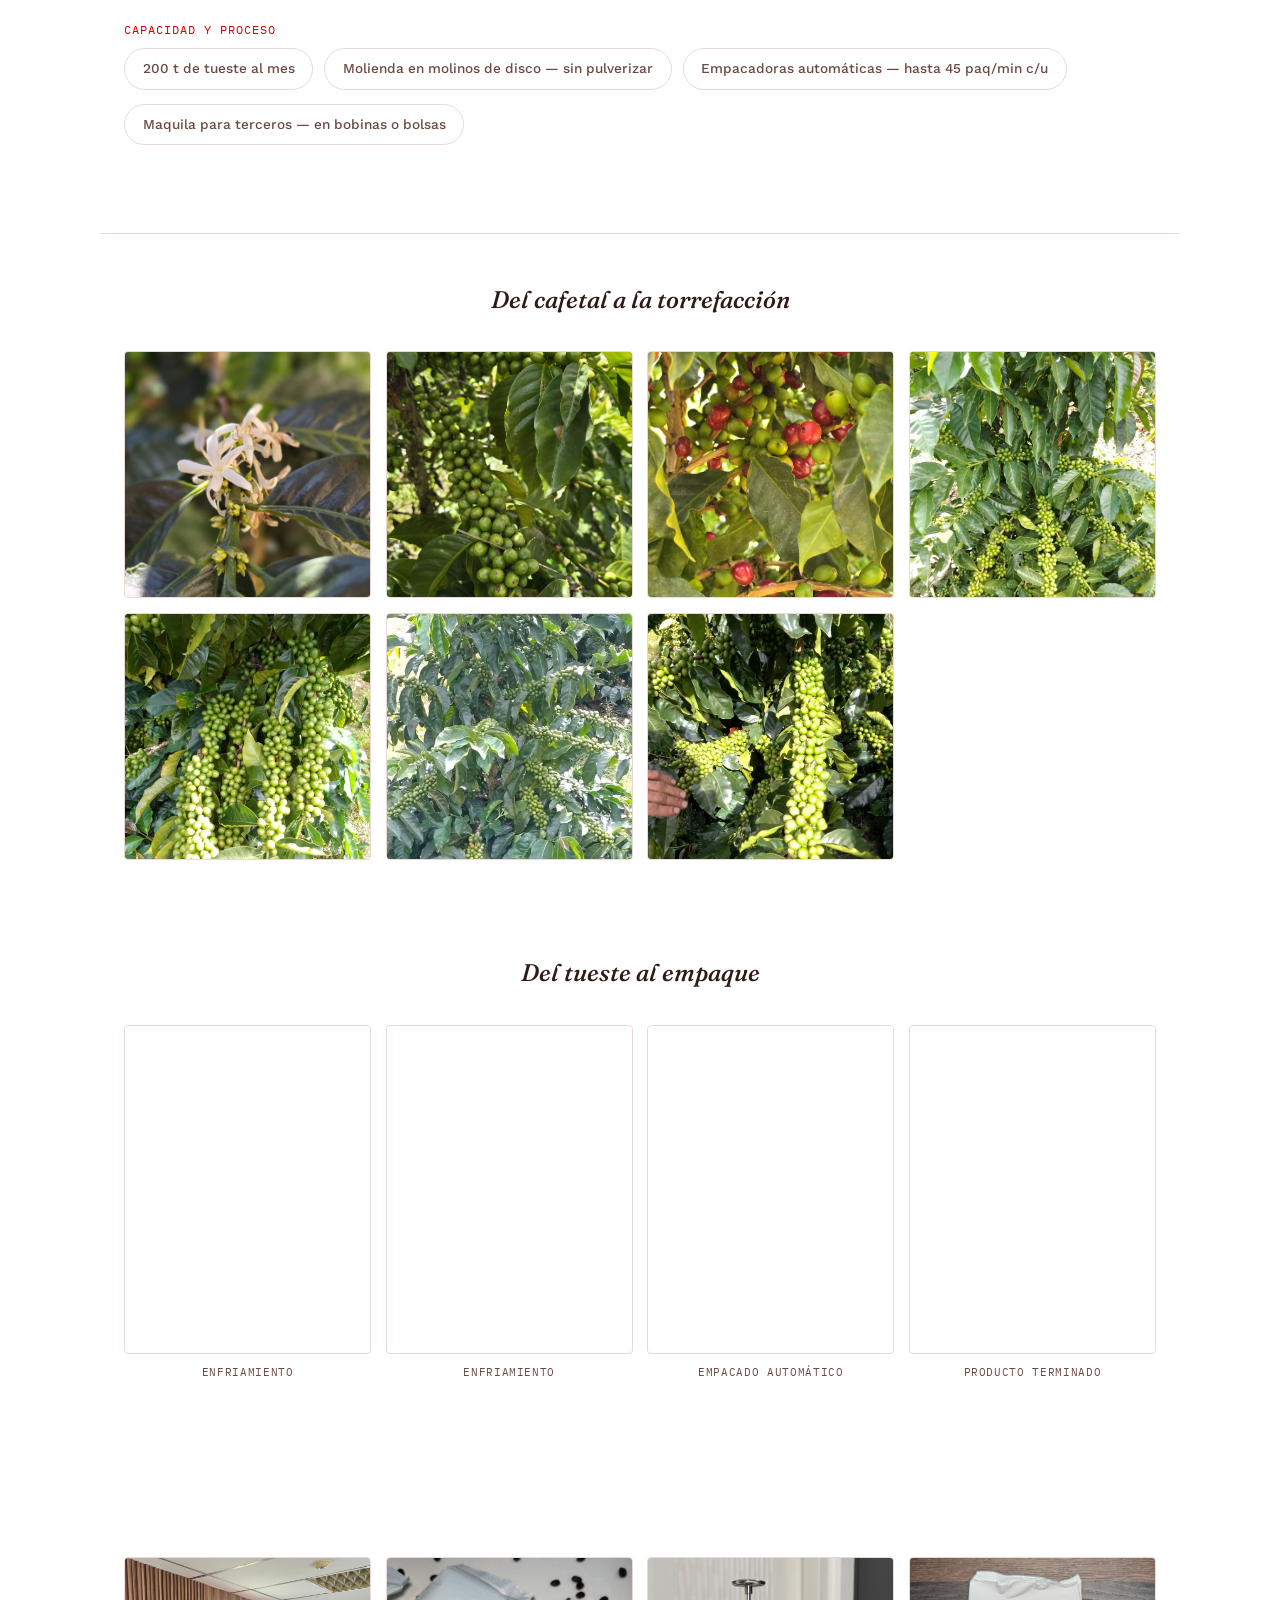
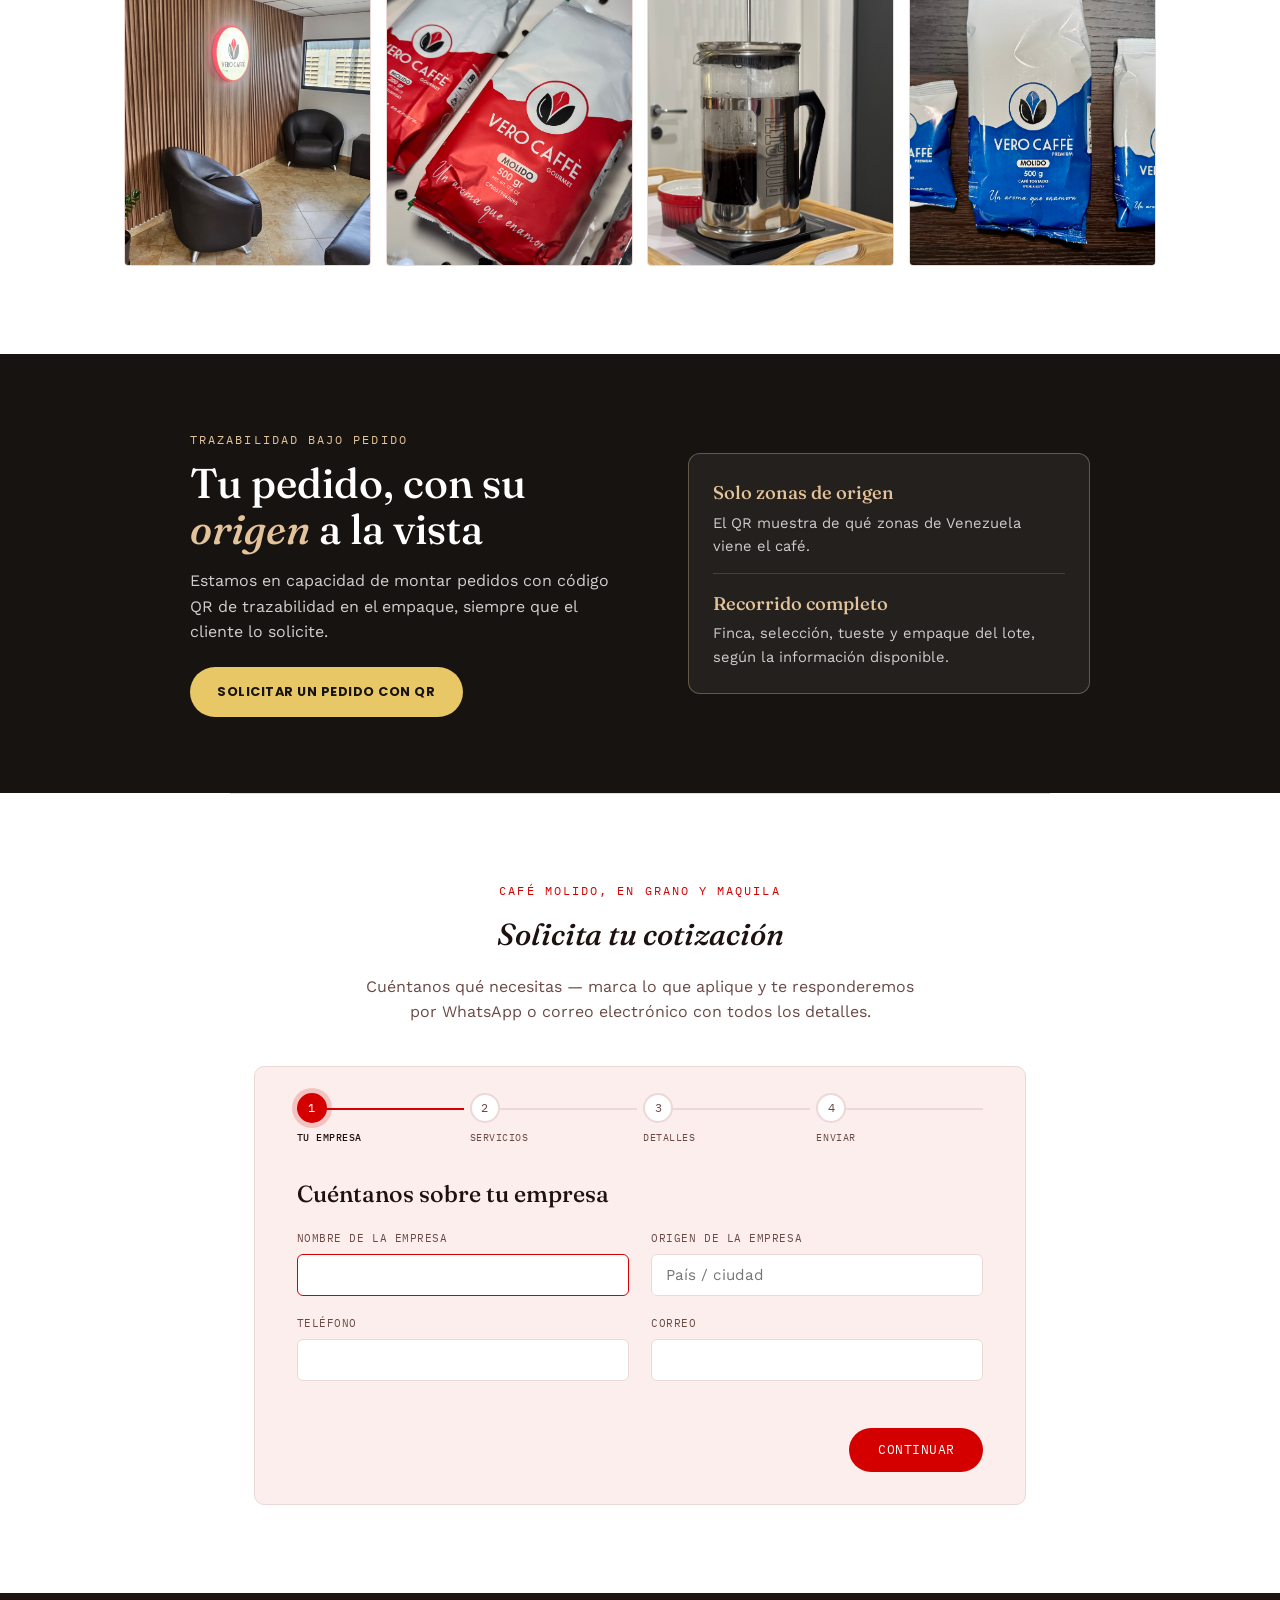
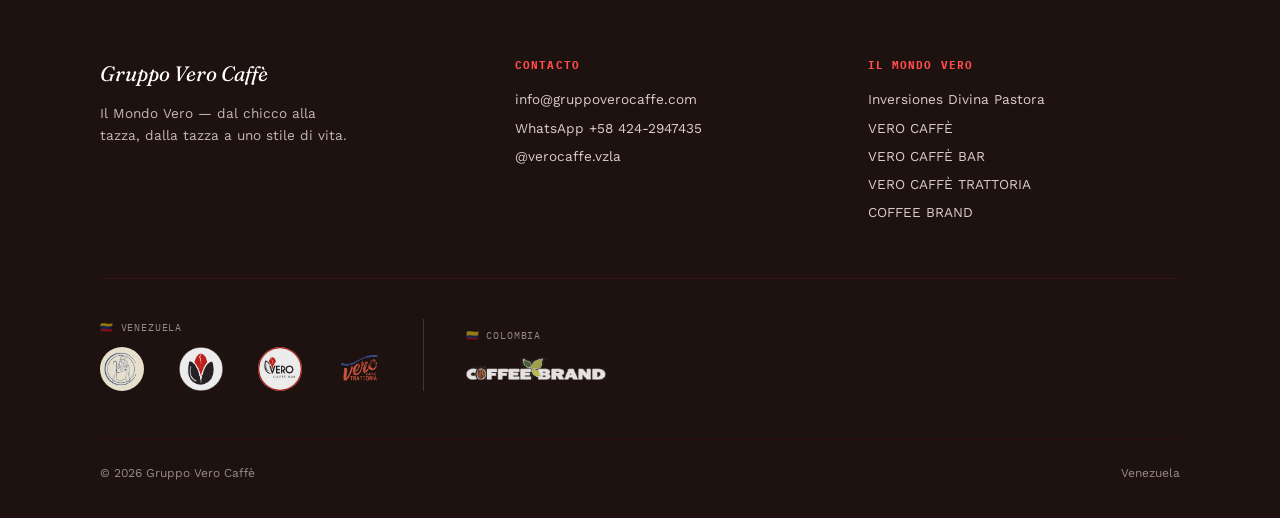
<file: vero-caffe.html>
<!DOCTYPE html>
<html lang="es">
<head>
<meta charset="UTF-8">
<meta name="viewport" content="width=device-width, initial-scale=1.0">
<title>Vero Caffè — Gruppo Vero Caffè</title>
<link rel="preconnect" href="https://fonts.googleapis.com">
<link rel="preconnect" href="https://fonts.gstatic.com" crossorigin>
<link href="https://fonts.googleapis.com/css2?family=Fraunces:ital,opsz,wght@0,9..144,300;0,9..144,500;0,9..144,600;1,9..144,400;1,9..144,500&family=Work+Sans:wght@300;400;500;600&family=IBM+Plex+Mono:wght@400;500&family=Alex+Brush&family=Poppins:wght@500;700;800;900&display=swap" rel="stylesheet">
<link rel="stylesheet" href="styles.css?v=29">
<style>
  /* Vero Caffè — estilo limpio, inspirado en illy: blanco dominante, rojo/negro como acento */
  :root{
    --brass: #D40000;
    --brass-light: #FF4D4D;
    --it-green: #009246;
    --cream: #FFFFFF;
    --cream-2: #FBEEEC;
    --line: #EAD9D6;
    --ink-soft: #6B4A46;
  }
  header{ background:#ffffff; border-bottom-color:rgba(212,0,0,0.2); }
  .footer-bottom{ border-top-color:rgba(212,0,0,0.15); }
  .footer-logos{ border-top-color:rgba(212,0,0,0.15); }
  .unit-desc{ color:#3A2624; }

  .tricolore{ display:flex; height:8px; width:100%; }
  .tricolore span{ flex:1; }
  .tricolore span:nth-child(1){ background:#009246; }
  .tricolore span:nth-child(2){ background:#FFFFFF; }
  .tricolore span:nth-child(3){ background:#CE2B37; }

  .mvv{
    padding:0 1.5rem 5.5rem;
    border-top:1px solid var(--line);
    padding-top:5.5rem;
  }
  .mvv-inner{ max-width:1080px; margin:0 auto; }
  .mvv-head{ text-align:center; max-width:56ch; margin:0 auto 3rem; }
  .mvv-head h2{
    font-family:'Fraunces', serif; font-style:italic; font-weight:500;
    font-size:1.9rem; margin-top:0.6rem;
  }
  .mvv-list{
    display:grid; grid-template-columns:repeat(3, 1fr); gap:2.5rem;
  }
  .mvv-item{ padding-top:1.4rem; border-top:1px solid var(--line); }
  .mvv-item h3{
    font-family:'IBM Plex Mono', monospace;
    font-size:0.78rem; letter-spacing:0.08em; text-transform:uppercase;
    color:var(--brass); margin-bottom:0.9rem;
  }
  .mvv-item.accent-green h3{ color:var(--it-green); }
  .mvv-item p{ font-size:0.98rem; color:#3A2624; line-height:1.65; }
  @media (max-width:820px){
    .mvv-list{ grid-template-columns:1fr; gap:2rem; }
  }

  .vc-hero{
    position:relative; min-height:74vh;
    overflow:hidden;
    display:flex; align-items:flex-end; color:#fff;
  }
  .vc-hero-video{
    position:absolute; inset:0;
    width:100%; height:100%;
    object-fit:cover;
    z-index:0;
  }
  .vc-hero-gradient{
    position:absolute; inset:0;
    background:linear-gradient(0deg, rgba(18,10,8,0.92) 0%, rgba(18,10,8,0.15) 55%, rgba(18,10,8,0.35) 100%);
    z-index:1;
  }
  .vc-hero-inner{ position:relative; z-index:2; max-width:1080px; margin:0 auto; width:100%; padding:3rem 1.5rem 3.2rem; }
  .vc-hero .eyebrow{ color:#FF8A7A; }
  .vc-hero .eyebrow::before{ background:#FF8A7A; }
  .vc-hero-mark{ display:flex; align-items:center; gap:1.1rem; margin-bottom:1.8rem; }
  .vc-hero-mark img{
    height:56px; width:56px; border-radius:50%; object-fit:cover;
    border:1px solid rgba(255,255,255,0.35);
    box-shadow:0 10px 30px rgba(0,0,0,0.35);
    background:#fff;
  }
  h1.vc-hero-title{
    font-family:'Poppins', sans-serif; font-weight:500;
    font-size:clamp(2.2rem, 5vw, 3.6rem); line-height:1.05;
    letter-spacing:0.02em;
    margin-top:0.8rem; text-shadow:0 2px 20px rgba(0,0,0,0.4);
    text-transform:uppercase;
  }
  .vc-hero-tagline{
    display:block; font-family:'Alex Brush', cursive; font-weight:400; font-style:normal;
    color:#F5DFC0; font-size:1.8rem; margin-top:0.5rem; line-height:1;
    text-shadow:0 2px 14px rgba(0,0,0,0.65);
    text-transform:none;
  }
  .vc-hero-sub{ margin-top:1.2rem; max-width:48ch; font-size:1.05rem; font-weight:300; color:rgba(255,255,255,0.9); }
  .breadcrumb-over{
    position:absolute; top:1.6rem; left:1.5rem; z-index:2;
    font-family:'IBM Plex Mono', monospace; font-size:0.7rem; letter-spacing:0.05em;
    color:rgba(255,255,255,0.7); text-transform:uppercase;
  }
  .breadcrumb-over a{ color:#FF8A7A; }

  .photo-strip{ max-width:1080px; margin:0 auto; padding:5.5rem 1.5rem; }
  .photo-strip-head{ text-align:center; max-width:56ch; margin:0 auto 2rem; }
  .photo-strip-head h3{
    font-family:'Fraunces', serif; font-style:italic; font-weight:500;
    font-size:1.5rem; color:var(--espresso-2); margin-top:0.4rem;
  }
  .photo-strip-grid{ display:grid; grid-template-columns:repeat(4,1fr); gap:0.9rem; }
  .photo-strip-grid figure{ border-radius:4px; overflow:hidden; border:1px solid var(--line); aspect-ratio:4/5; }
  .photo-strip-grid img{ width:100%; height:100%; object-fit:cover; display:block; transition:transform .5s ease; }
  .photo-strip-grid figure:hover img{ transform:scale(1.05); }
  .origen-strip{ max-width:1080px; margin:0 auto; padding:0 1.5rem 5.5rem; border-top:1px solid var(--line); padding-top:2.5rem; }
  .origen-grid{ display:grid; grid-template-columns:repeat(4,1fr); gap:0.9rem; }

  .video-divider{ position:relative; height:280px; overflow:hidden; }
  .video-divider video{
    position:absolute; top:50%; left:50%;
    width:100%; height:100%; object-fit:cover;
    transform:translate(-50%,-50%);
  }
  .video-divider::after{
    content:""; position:absolute; inset:0;
    background:rgba(18,10,8,0.32);
  }

  .video-trio{ max-width:1080px; margin:0 auto; padding:0 1.5rem 5.5rem; }
  .video-trio-grid{ display:grid; grid-template-columns:repeat(3,1fr); gap:0.9rem; }
  .video-trio-grid figure{ position:relative; overflow:hidden; border-radius:4px; border:1px solid var(--line); aspect-ratio:3/4; margin:0; }
  .video-trio-grid video{ width:100%; height:100%; object-fit:cover; display:block; }
  .video-quad-grid{ grid-template-columns:repeat(4,1fr); }
  .video-quad-grid figure{ display:flex; flex-direction:column; aspect-ratio:auto; border:none; }
  .video-quad-grid video{ aspect-ratio:3/4; border-radius:4px; border:1px solid var(--line); }
  .video-quad-grid figcaption{
    margin-top:0.6rem; text-align:center;
    font-family:'IBM Plex Mono', monospace; font-size:0.68rem; letter-spacing:0.06em;
    text-transform:uppercase; color:var(--ink-soft);
  }
  @media (max-width:820px){ .video-trio-grid{ grid-template-columns:repeat(2,1fr); } }
  @media (max-width:480px){ .video-trio-grid{ grid-template-columns:1fr; } }
  @media (max-width:640px){ .video-divider{ height:190px; } }

  /* PLACEHOLDER DE FOTO — listo para reemplazar por <img> cuando lleguen las fotos */
  .photo-placeholder{
    aspect-ratio:4/5; border-radius:6px;
    border:1.5px dashed var(--line);
    background:var(--cream-2);
    display:flex; flex-direction:column; align-items:center; justify-content:center;
    gap:0.5rem; text-align:center; padding:1rem;
  }
  .photo-placeholder svg{ width:26px; height:26px; opacity:0.35; }
  .photo-placeholder span{
    font-family:'IBM Plex Mono', monospace; font-size:0.62rem;
    letter-spacing:0.04em; text-transform:uppercase; color:var(--ink-soft); opacity:0.75;
    line-height:1.4;
  }
  .photo-placeholder.wide{ aspect-ratio:32/9; }
  .photo-placeholder.square{ aspect-ratio:1/1; }

  /* PRODUCTOS */
  .products{ max-width:1080px; margin:0 auto; padding:5.5rem 1.5rem 0; }
  .unit + .products{ padding-top:0; }
  .products-head{ text-align:center; max-width:60ch; margin:0 auto 3.5rem; }
  .products-head h2{
    font-family:'Fraunces', serif; font-style:italic; font-weight:500;
    font-size:1.9rem; margin-top:0.6rem;
  }
  .product-group{ margin-bottom:4.5rem; }
  .product-group-title{
    font-family:'IBM Plex Mono', monospace; font-size:0.78rem;
    letter-spacing:0.08em; text-transform:uppercase; color:var(--brass);
    margin-bottom:0.5rem;
  }
  .product-group-desc{ color:#3A2624; max-width:64ch; margin-bottom:2rem; }

  .molido-grid{ display:grid; grid-template-columns:1fr 1fr; gap:1.6rem; }
  .molido-card{ border:1px solid var(--line); border-radius:8px; overflow:hidden; }
  .molido-card .photo-placeholder{ border:none; border-radius:0; aspect-ratio:16/10; }
  .molido-info{ padding:1.4rem 1.5rem 1.6rem; }
  .molido-tag{
    display:inline-block; font-family:'IBM Plex Mono', monospace; font-size:0.65rem;
    letter-spacing:0.06em; text-transform:uppercase; padding:0.3rem 0.7rem;
    border-radius:999px; margin-bottom:0.7rem;
  }
  .molido-card.gourmet .molido-tag{ background:rgba(212,0,0,0.1); color:#B31212; }
  .molido-card.premium .molido-tag{ background:rgba(20,60,120,0.1); color:#1D4E8F; }
  .molido-card h4{ font-family:'Fraunces', serif; font-weight:500; font-size:1.25rem; margin-bottom:0.5rem; }
  .molido-card p{ font-size:0.92rem; color:#3A2624; line-height:1.55; margin-bottom:1rem; }
  .pack-sizes{ display:flex; gap:0.5rem; flex-wrap:wrap; }
  .pack-sizes span{
    font-family:'IBM Plex Mono', monospace; font-size:0.68rem;
    border:1px solid var(--line); border-radius:999px; padding:0.3rem 0.75rem;
    color:var(--ink-soft);
  }

  .grano-grid{ display:grid; grid-template-columns:repeat(3,1fr); gap:1.2rem; margin-bottom:1.6rem; }
  .grano-card{ border:1px solid var(--line); border-radius:8px; overflow:hidden; }
  .grano-card .photo-placeholder{ border:none; border-radius:0; aspect-ratio:1/1; }
  .grano-info{ padding:1.1rem 1.2rem 1.3rem; }
  .grano-info h4{ font-family:'Fraunces', serif; font-weight:500; font-size:1.05rem; }
  .grano-roast{
    font-family:'IBM Plex Mono', monospace; font-size:0.64rem;
    letter-spacing:0.05em; text-transform:uppercase; color:var(--brass);
    margin:0.3rem 0 0.6rem;
  }
  .grano-info p{ font-size:0.82rem; color:#3A2624; line-height:1.5; }

  .capacity-strip{ max-width:1080px; margin:0 auto; padding:0 1.5rem 5.5rem; }
  .capacity-strip .planta-specs{
    display:flex; flex-wrap:wrap; align-items:center;
    justify-content:flex-start; gap:0.9rem 0.7rem; margin-top:0;
  }
  .capacity-strip .planta-specs span{
    font-family:'Work Sans', sans-serif; font-size:0.85rem; font-weight:500;
    white-space:nowrap;
    border:1px solid var(--line); color:var(--ink-soft);
    background:#fff; padding:0.55rem 1.1rem; border-radius:999px;
  }
  @media (max-width:820px){
    .molido-grid{ grid-template-columns:1fr; }
    .grano-grid{ grid-template-columns:1fr 1fr; }
  }
  @media (max-width:480px){
    .grano-grid{ grid-template-columns:1fr; }
  }
  .origen-grid figure{ position:relative; overflow:hidden; border-radius:4px; border:1px solid var(--line); aspect-ratio:1/1; }
  .origen-grid img{ width:100%; height:100%; object-fit:cover; display:block; transition:transform .5s ease; }
  .origen-grid figure:hover img{ transform:scale(1.05); }
  @media (max-width:960px) and (min-width:701px){
    .origen-grid{ grid-template-columns:repeat(2,1fr); }
  }
  @media (max-width:700px){
    .photo-strip-grid{ grid-template-columns:1fr 1fr; }
    .origen-grid{ grid-template-columns:1fr; }
  }

  /* Botones y entrada suave de la portada */
  .vc-hero-cta{ display:flex; flex-wrap:wrap; gap:0.9rem; margin-top:2rem; }
  .btn-hero{
    display:inline-flex; align-items:center; justify-content:center;
    padding:0.95rem 1.7rem; border-radius:999px;
    font-family:'Poppins', sans-serif; font-weight:700; font-size:0.86rem;
    letter-spacing:0.04em; text-transform:uppercase;
    transition:transform 0.25s ease, box-shadow 0.25s ease, background 0.25s ease, color 0.25s ease;
  }
  .btn-hero-primary{ background:#FF8A7A; color:#171310; box-shadow:0 8px 22px rgba(0,0,0,0.32); }
  .btn-hero-primary:hover{ transform:translateY(-2px); background:#FFA598; box-shadow:0 12px 28px rgba(0,0,0,0.38); }
  .btn-hero-ghost{ border:1.5px solid rgba(255,255,255,0.75); color:#fff; }
  .btn-hero-ghost:hover{ background:#fff; color:#171310; transform:translateY(-2px); }
  .btn-hero:focus-visible{ outline:3px solid #fff; outline-offset:3px; }
  .vc-hero-proof{
    list-style:none; display:flex; flex-wrap:wrap; gap:1.2rem 2.6rem;
    margin-top:2.2rem; padding-top:1.5rem;
    border-top:1px solid rgba(255,138,122,0.45); max-width:48rem;
    animation:heroRise 0.8s cubic-bezier(.2,.7,.2,1) .66s both;
  }
  .vc-hero-proof strong{ display:block; font-family:'Fraunces', serif; font-weight:500; font-size:clamp(1.7rem, 3vw, 2.2rem); line-height:1; color:#FF8A7A; }
  .vc-hero-proof span{ display:block; margin-top:0.4rem; font-family:'IBM Plex Mono', monospace; font-size:0.66rem; letter-spacing:0.06em; text-transform:uppercase; color:rgba(255,255,255,0.75); }
  #productos{ scroll-margin-top:100px; } #cotizacion{ scroll-margin-top:100px; }
  @keyframes heroRise{ from{ opacity:0; transform:translateY(18px); } to{ opacity:1; transform:none; } }
  .vc-hero-mark, h1.vc-hero-title, .vc-hero-tagline, .vc-hero-sub, .vc-hero-cta{ animation:heroRise 0.8s cubic-bezier(.2,.7,.2,1) both; }
  .vc-hero-mark{ animation-delay:.08s; } h1.vc-hero-title{ animation-delay:.2s; } .vc-hero-tagline{ animation-delay:.3s; }
  .vc-hero-sub{ animation-delay:.38s; } .vc-hero-cta{ animation-delay:.52s; }
  .rv{ opacity:0; transform:translateY(22px); transition:opacity .7s ease, transform .7s cubic-bezier(.2,.7,.2,1); transition-delay:calc(var(--d, 0) * 90ms); }
  .rv.in{ opacity:1; transform:none; }
  /* Trazabilidad — acceso opcional por código de lote */
  .trace{ background:#171310; color:#fff; padding:clamp(3rem,6vw,4.8rem) 1.5rem; }
  .trace-inner{ max-width:900px; margin:0 auto; display:grid; grid-template-columns:1.1fr 1fr; gap:clamp(1.5rem,5vw,3.5rem); align-items:center; }
  .trace .eyebrow{ color:#E3C39A; } .trace .eyebrow::before{ background:#E3C39A; }
  .trace h2{ font-family:'Fraunces',serif; font-weight:500; font-size:clamp(1.8rem,3.6vw,2.6rem); line-height:1.1; margin:0.7rem 0 0; }
  .trace h2 em{ color:#E3C39A; }
  .trace p{ margin:1rem 0 0; color:rgba(255,255,255,0.8); }
  .trace-box{ background:rgba(255,255,255,0.06); border:1px solid rgba(227,195,154,0.35); border-radius:12px; padding:1.5rem; }
  .trace-box label{ display:block; font-family:'IBM Plex Mono',monospace; font-size:0.68rem; letter-spacing:0.07em; text-transform:uppercase; color:rgba(255,255,255,0.7); margin-bottom:0.5rem; }
  .trace-row{ display:flex; gap:0.6rem; flex-wrap:wrap; }
  .trace-row input{ flex:1 1 11rem; font:inherit; padding:0.85rem 1rem; border-radius:999px; border:1px solid rgba(255,255,255,0.25); background:#fff; color:#171310; text-transform:uppercase; }
  .trace-row button{ border:0; cursor:pointer; padding:0.85rem 1.5rem; border-radius:999px; background:#E8C766; color:#171310; font-family:'Poppins',sans-serif; font-weight:700; font-size:0.8rem; letter-spacing:0.04em; text-transform:uppercase; }
  .trace-examples{ margin-top:1.1rem; font-size:0.84rem; color:rgba(255,255,255,0.65); }
  .trace-examples a{ color:#E3C39A; text-decoration:underline; text-underline-offset:3px; margin-right:0.9rem; }
  .trace-cta{ display:inline-flex; padding:0.9rem 1.7rem; border-radius:999px; background:#E8C766; color:#171310; font-family:'Poppins',sans-serif; font-weight:700; font-size:0.8rem; letter-spacing:0.04em; text-transform:uppercase; text-decoration:none; transition:transform .2s ease, box-shadow .2s ease; }
  .trace-cta:hover{ transform:translateY(-2px); box-shadow:0 10px 24px rgba(0,0,0,0.3); }
  .trace-opt{ padding:0.9rem 0; border-bottom:1px solid rgba(255,255,255,0.14); } .trace-opt:first-child{ padding-top:0; } .trace-opt:last-child{ border-bottom:0; padding-bottom:0; }
  .trace-opt strong{ display:block; font-family:'Fraunces',serif; font-weight:500; font-size:1.15rem; color:#E3C39A; }
  .trace-opt span{ display:block; margin-top:0.25rem; color:rgba(255,255,255,0.78); font-size:0.92rem; }
  @media (max-width:760px){ .trace-inner{ grid-template-columns:1fr; } }
</style>
</head>
<body>

<header>
  <nav>
    <div class="brand-group">
      <a href="index.html" class="brand">Gruppo <span>Vero Caffè</span></a>
      <span class="brand-page-logo-wrap"><img src="assets/vero-mark.png?v=1" class="brand-page-logo" alt="Vero Caffè"></span>
    </div>
    <button class="nav-toggle" aria-label="Abrir menú" aria-expanded="false" id="navToggle">☰</button>
    <div class="navlinks" id="navLinks">
  <div class="nav-country-group">
    <span class="nav-country-label">🇻🇪 Venezuela</span>
    <div class="nav-country-logos">
      <a href="divina-pastora.html" class="nav-logo-link nav-logo-stack"><img src="assets/divina-ig-profile.jpg?v=1" class="nav-logo round" alt="Divina Pastora"><span class="nav-logo-caption">Divina Pastora</span></a>
      <a href="vero-caffe-bar.html" class="nav-logo-link"><img src="assets/verocaffebar-logo.jpg?v=1" class="nav-logo round" alt="Vero Caffè Bar"></a>
      <a href="vero-caffe-trattoria.html" class="nav-logo-link"><img src="assets/trattoria-logo-icon.png?v=1" class="nav-logo" alt="Vero Caffè Trattoria"></a>
    </div>
  </div>
  <div class="nav-country-divider"></div>
  <div class="nav-country-group">
    <span class="nav-country-label">🇨🇴 Colombia</span>
    <div class="nav-country-logos">
      <a href="coffee-brand.html" class="nav-logo-link"><img src="assets/coffeebrand-icon.png?v=3" class="nav-logo-wordmark" alt="Coffee Brand"></a>
    </div>
  </div>
      <div class="header-icons">
        <a href="https://wa.me/584242947435" target="_blank" rel="noopener" aria-label="WhatsApp" class="ic-whatsapp"><svg viewBox="0 0 24 24" fill="currentColor"><path d="M17.47 14.38c-.3-.15-1.76-.87-2.03-.97-.27-.1-.47-.15-.67.15-.2.3-.77.97-.94 1.16-.17.2-.35.22-.64.08-.3-.15-1.26-.46-2.39-1.48-.88-.79-1.48-1.76-1.65-2.06-.17-.3-.02-.46.13-.6.13-.14.3-.35.44-.52.15-.17.2-.3.3-.5.1-.2.05-.37-.02-.52-.08-.15-.67-1.61-.92-2.21-.24-.58-.49-.5-.67-.51-.17 0-.37-.01-.57-.01-.2 0-.52.07-.79.37-.27.3-1.04 1.02-1.04 2.48s1.07 2.87 1.21 3.07c.15.2 2.1 3.2 5.08 4.49.71.3 1.26.49 1.69.62.72.23 1.36.2 1.87.12.57-.09 1.76-.72 2.01-1.42.25-.69.25-1.29.17-1.41-.07-.13-.27-.2-.57-.35z"/><path d="M12 2C6.49 2 2 6.49 2 12c0 1.76.46 3.48 1.35 5L2 22l5.13-1.34A9.96 9.96 0 0 0 12 22c5.51 0 10-4.49 10-10S17.51 2 12 2zm0 18.16h-.003a8.2 8.2 0 0 1-4.176-1.144l-.3-.178-3.043.792.813-2.968-.196-.305A8.18 8.18 0 0 1 3.84 12c0-4.52 3.68-8.2 8.2-8.2 2.19 0 4.25.85 5.8 2.4a8.15 8.15 0 0 1 2.4 5.8c0 4.52-3.68 8.16-8.24 8.16z"/></svg></a>
        <a href="https://instagram.com/verocaffe.vzla" target="_blank" rel="noopener" aria-label="Instagram" class="ic-instagram"><svg viewBox="0 0 24 24" fill="none" stroke="currentColor" stroke-width="1.6"><rect x="3" y="3" width="18" height="18" rx="5"/><circle cx="12" cy="12" r="4.2"/><circle cx="17.4" cy="6.6" r="0.9" fill="currentColor" stroke="none"/></svg></a>
        <details class="lang-switch">
        <summary><svg viewBox="0 0 24 24" fill="none" stroke="currentColor" stroke-width="1.6"><circle cx="12" cy="12" r="9"/><path d="M3 12h18M12 3c2.4 2.5 3.7 5.7 3.7 9s-1.3 6.5-3.7 9c-2.4-2.5-3.7-5.7-3.7-9s1.3-6.5 3.7-9z"/></svg><span>ES</span></summary>
        <div class="lang-menu">
          <a href="#" data-lang="es" class="active">Español <small>ES</small></a>
          <a href="#" data-lang="en">English <small>EN</small></a>
          <a href="#" data-lang="it">Italiano <small>IT</small></a>
          <a href="#" class="soon">Русский <small>próx.</small></a>
          <a href="#" class="soon">中文 <small>próx.</small></a>
        </div>
      </details>
      </div>
    </div>
  </nav>
</header>

<section class="vc-hero">
  <video class="vc-hero-video" src="assets/video/vc-hero-tueste.mp4?v=1" poster="assets/video/vc-hero-tueste-poster.jpg?v=1" autoplay muted loop playsinline></video>
  <div class="vc-hero-gradient"></div>
  <div class="breadcrumb-over"><a href="index.html">Inicio</a> / Vero Caffè</div>
  <div class="vc-hero-inner">
    <div class="vc-hero-mark">
      <img src="assets/vero-mark.png?v=1" alt="Vero Caffè">
      <div class="eyebrow">Torrefazione</div>
    </div>
    <h1 class="vc-hero-title">Vero Caffè</h1>
    <span class="vc-hero-tagline">Un aroma que enamora</span>
    <p class="vc-hero-sub">Torrefactora del Gruppo Vero Caffè: transformamos el café verde seleccionado por Divina Pastora en café tostado bajo técnica italiana y proceso propios.</p>
    <div class="vc-hero-cta">
      <a href="#cotizacion" class="btn-hero btn-hero-primary">Cotizar café</a>
      <a href="#productos" class="btn-hero btn-hero-ghost">Ver productos</a>
    </div>
    <ul class="vc-hero-proof" aria-label="Cifras de la torrefactora">
      <li><strong>200 t</strong><span>De tueste al mes</span></li>
      <li><strong>45 paq/min</strong><span>Por empacadora</span></li>
      <li><strong>100% arábica</strong><span>Café molido</span></li>
    </ul>
  </div>
</section>

<div class="tricolore"><span></span><span></span><span></span></div>

<!-- Misión, visión y valores — oculto provisionalmente, el contenido actual no es correcto. Pendiente de ajustar.
<section class="mvv">
  <div class="mvv-inner">
    <div class="mvv-head">
      <div class="eyebrow" style="justify-content:center;">Il Mondo Vero</div>
      <h2>Misión, visión y valores</h2>
    </div>
    <div class="mvv-list">
      <div class="mvv-item">
        <h3>Misión</h3>
        <p>Transformar el mejor café verde venezolano en una taza de calidad excepcional, con el rigor y la técnica del tueste italiano.</p>
      </div>
      <div class="mvv-item accent-green">
        <h3>Visión</h3>
        <p>Ser la torrefactora de referencia en Venezuela, reconocida por la calidad de su café y la hospitalidad de sus marcas.</p>
      </div>
      <div class="mvv-item">
        <h3>Valores</h3>
        <p>Precisión en cada proceso, pasión por el oficio y una búsqueda constante de la excelencia — de la selección del grano a la mesa compartida.</p>
      </div>
    </div>
  </div>
</section>
-->


<section class="unit accent-vc" id="vero-caffe">
  <div class="unit-inner">
    <div class="unit-label">
      <div class="eyebrow">Torrefacción</div>
      <h2>Qué ofrecemos</h2>
      <p class="unit-desc">Café en grano y molido, con distintos perfiles de tostado, más servicio de maquila para terceros.</p>
    </div>
    <div class="unit-media">
      <ul class="svc-list">
        <li><span class="svc-num">•</span><span>Café en grano, con varios perfiles de tostado</span></li>
        <li><span class="svc-num">•</span><span>Café molido</span></li>
        <li><span class="svc-num">•</span><span>Servicio de maquila — tueste bajo marca de terceros</span></li>
        <li><span class="svc-num">•</span><span>Abastecimiento a cafeterías, hoteles y restaurantes</span></li>
      </ul>
      <div class="soon-box">
        <div class="eyebrow" style="margin-bottom:0.4rem;">Próximamente</div>
        <p>Cafés de especialidad, de distintos orígenes.</p>
      </div>
    </div>
  </div>
</section>

<section class="products" id="productos">
  <div class="products-head">
    <div class="eyebrow" style="justify-content:center;">Nuestros productos</div>
    <h2>Café molido y en grano</h2>
  </div>

  <div class="product-group">
    <div class="product-group-title">Café molido</div>
    <p class="product-group-desc">Dos líneas de café molido, ambas 100% arábica, en presentaciones de 100&nbsp;g, 200&nbsp;g y 500&nbsp;g.</p>
    <div class="molido-grid">
      <div class="molido-card gourmet">
        <div class="photo-placeholder">
          <svg viewBox="0 0 24 24" fill="none" stroke="currentColor" stroke-width="1.5"><path d="M4 8h3l1.5-2h7L17 8h3a1 1 0 0 1 1 1v9a1 1 0 0 1-1 1H4a1 1 0 0 1-1-1V9a1 1 0 0 1 1-1z"/><circle cx="12" cy="13" r="3.5"/></svg>
          <span>Foto — Café Molido Gourmet<br>(empaque rojo)</span>
        </div>
        <div class="molido-info">
          <span class="molido-tag">Gourmet</span>
          <h4>Café Molido Gourmet</h4>
          <p>Elaborado con café lavado, 100% arábica.</p>
          <div class="pack-sizes"><span>100 g</span><span>200 g</span><span>500 g</span></div>
        </div>
      </div>
      <div class="molido-card premium">
        <div class="photo-placeholder">
          <svg viewBox="0 0 24 24" fill="none" stroke="currentColor" stroke-width="1.5"><path d="M4 8h3l1.5-2h7L17 8h3a1 1 0 0 1 1 1v9a1 1 0 0 1-1 1H4a1 1 0 0 1-1-1V9a1 1 0 0 1 1-1z"/><circle cx="12" cy="13" r="3.5"/></svg>
          <span>Foto — Café Molido Premium<br>(empaque azul)</span>
        </div>
        <div class="molido-info">
          <span class="molido-tag">Premium</span>
          <h4>Café Molido Premium</h4>
          <p>Mezcla de café lavado y café natural.</p>
          <div class="pack-sizes"><span>100 g</span><span>200 g</span><span>500 g</span></div>
        </div>
      </div>
    </div>
  </div>

  <div class="product-group">
    <div class="product-group-title">Café en grano</div>
    <p class="product-group-desc">Professionale, Superiore e Italiano son granos de especialidad, seleccionados a máquina y luego a mano, grano por grano, para retirar defectos después del tueste.</p>
    <div class="grano-grid">
      <div class="grano-card">
        <div class="photo-placeholder square" style="border:none; padding:0;">
          <img src="assets/vero-caffe/roast-professionale.jpg?v=4" alt="Grano Professionale — tueste claro" style="width:100%; height:100%; object-fit:cover;">
        </div>
        <div class="grano-info">
          <h4>Professionale</h4>
          <div class="grano-roast">Tueste claro</div>
          <p>Grano de especialidad, seleccionado a máquina y a mano.</p>
        </div>
      </div>
      <div class="grano-card">
        <div class="photo-placeholder square" style="border:none; padding:0;">
          <img src="assets/vero-caffe/roast-superiore.jpg?v=3" alt="Grano Superiore — tueste medio" style="width:100%; height:100%; object-fit:cover;">
        </div>
        <div class="grano-info">
          <h4>Superiore</h4>
          <div class="grano-roast">Tueste medio</div>
          <p>Grano de especialidad, seleccionado a máquina y a mano.</p>
        </div>
      </div>
      <div class="grano-card">
        <div class="photo-placeholder square" style="border:none; padding:0;">
          <img src="assets/vero-caffe/roast-italiano.jpg?v=3" alt="Grano Italiano — tueste oscuro" style="width:100%; height:100%; object-fit:cover;">
        </div>
        <div class="grano-info">
          <h4>Italiano</h4>
          <div class="grano-roast">Tueste oscuro</div>
          <p>Grano de especialidad, seleccionado a máquina y a mano.</p>
        </div>
      </div>
    </div>
    <div class="photo-placeholder wide" style="border:none; padding:0;">
      <img src="assets/vero-caffe/roast-comparison-wide.jpg?v=4" alt="Comparación de niveles de tueste, de claro a oscuro" style="width:100%; height:100%; object-fit:cover;">
    </div>
  </div>
</section>

<section class="capacity-strip">
  <div class="product-group-title">Capacidad y proceso</div>
  <div class="planta-specs">
    <span>200&nbsp;t de tueste al mes</span>
    <span>Molienda en molinos de disco — sin pulverizar</span>
    <span>Empacadoras automáticas — hasta 45 paq/min c/u</span>
    <span>Maquila para terceros — en bobinas o bolsas</span>
  </div>
</section>

<section class="origen-strip">
  <div class="photo-strip-head">
    <h3>Del cafetal a la torrefacción</h3>
  </div>
  <div class="origen-grid">
    <figure><img src="assets/origen/flor-cafeto.jpg?v=1" alt="Flor del cafeto en tierras venezolanas" loading="lazy"></figure>
    <figure><img src="assets/origen/cereza-verde.jpg?v=1" alt="Cereza de café verde en la mata" loading="lazy"></figure>
    <figure><img src="assets/origen/cereza-madura.jpg?v=1" alt="Cereza de café madurando" loading="lazy"></figure>
    <figure><img src="assets/origen/cereza-verde-rama-1.jpg?v=1" alt="Racimos de cereza de café verde" loading="lazy"></figure>
    <figure><img src="assets/origen/cereza-verde-rama-2.jpg?v=1" alt="Rama cargada de cereza de café verde" loading="lazy"></figure>
    <figure><img src="assets/origen/cereza-verde-mata.jpg?v=1" alt="Mata de café cargada de cereza verde" loading="lazy"></figure>
    <figure><img src="assets/origen/cereza-verde-cosecha.jpg?v=1" alt="Revisando la cosecha de cereza verde" loading="lazy"></figure>
  </div>
</section>

<section class="video-trio">
  <div class="photo-strip-head">
    <h3>Del tueste al empaque</h3>
  </div>
  <div class="video-trio-grid video-quad-grid">
    <figure><video src="assets/video/vc-tueste-tambor.mp4?v=1" autoplay muted loop playsinline></video><figcaption>Enfriamiento</figcaption></figure>
    <figure><video src="assets/video/vc-tueste-2.mp4?v=1" autoplay muted loop playsinline></video><figcaption>Enfriamiento</figcaption></figure>
    <figure><video src="assets/video/bag-sealing-line.mp4?v=1" autoplay muted loop playsinline></video><figcaption>Empacado automático</figcaption></figure>
    <figure><video src="assets/video/molido-bags-divider.mp4?v=1" autoplay muted loop playsinline></video><figcaption>Producto terminado</figcaption></figure>
  </div>
</section>

<section class="photo-strip">
  <div class="photo-strip-grid" data-rotate-pool='[
      {"src":"assets/vero-caffe/bags-red-beans.jpg?v=1","alt":"Bolsas de Vero Caffè con granos de café","caption":""},
      {"src":"assets/vero-caffe/bags-blue-lineup.jpg?v=1","alt":"Línea de presentaciones Vero Caffè","caption":""},
      {"src":"assets/vero-caffe/french-press.jpg?v=1","alt":"Café Vero Caffè preparado en prensa francesa","caption":""},
      {"src":"assets/vero-caffe/retail-table.jpg?v=1","alt":"Presentación de café y vasos Vero Caffè","caption":""},
      {"src":"assets/vero-caffe/lounge-sign.jpg?v=1","alt":"Área de espera Vero Caffè con letrero iluminado","caption":""},
      {"src":"assets/vero-caffe/wall-tipos-cafe.jpg?v=1","alt":"Pared educativa Vero Caffè — tipos de tostado y de grano","caption":""}
    ]'>
    <figure class="photo-rotate"><img src="assets/vero-caffe/bags-red-beans.jpg?v=1" alt="Bolsas de Vero Caffè con granos de café" loading="lazy"></figure>
    <figure class="photo-rotate"><img src="assets/vero-caffe/bags-blue-lineup.jpg?v=1" alt="Línea de presentaciones Vero Caffè" loading="lazy"></figure>
    <figure class="photo-rotate"><img src="assets/vero-caffe/french-press.jpg?v=1" alt="Café Vero Caffè preparado en prensa francesa" loading="lazy"></figure>
    <figure class="photo-rotate"><img src="assets/vero-caffe/retail-table.jpg?v=1" alt="Presentación de café y vasos Vero Caffè" loading="lazy"></figure>
  </div>
</section>

<section class="trace" id="trazabilidad" aria-labelledby="traceTitulo">
  <div class="trace-inner">
    <div>
      <div class="eyebrow">Trazabilidad bajo pedido</div>
      <h2 id="traceTitulo">Tu pedido, con su <em>origen</em> a la vista</h2>
      <p>Estamos en capacidad de montar pedidos con código QR de trazabilidad en el empaque, siempre que el cliente lo solicite.</p>
      <p style="margin-top:1.4rem"><a class="trace-cta" href="#cotizacion">Solicitar un pedido con QR</a></p>
    </div>
    <div class="trace-box">
      <div class="trace-opt"><strong>Solo zonas de origen</strong><span>El QR muestra de qué zonas de Venezuela viene el café.</span></div>
      <div class="trace-opt"><strong>Recorrido completo</strong><span>Finca, selección, tueste y empaque del lote, según la información disponible.</span></div>
    </div>
  </div>
</section>

<section class="quote-panel" id="cotizacion">
  <div class="quote-panel-head">
    <div class="eyebrow" style="justify-content:center;">Café molido, en grano y maquila</div>
    <h2>Solicita tu cotización</h2>
    <p>Cuéntanos qué necesitas — marca lo que aplique y te responderemos por WhatsApp o correo electrónico con todos los detalles.</p>
  </div>
  <form class="quote-form" data-wa="584242947435" data-title="Cotización — Vero Caffè" data-cc="info@gruppoverocaffe.com">
    <div class="quote-fields-grid">
      <div class="quote-field">
        <label class="quote-field-label" for="vc-empresa">Nombre de la empresa</label>
        <input class="quote-input" type="text" id="vc-empresa" name="empresa" required>
      </div>
      <div class="quote-field">
        <label class="quote-field-label" for="vc-origen">Origen de la empresa</label>
        <input class="quote-input" type="text" id="vc-origen" name="origen de la empresa" placeholder="País / ciudad">
      </div>
      <div class="quote-field">
        <label class="quote-field-label" for="vc-telefono">Teléfono</label>
        <input class="quote-input" type="tel" id="vc-telefono" name="teléfono" required>
      </div>
      <div class="quote-field">
        <label class="quote-field-label" for="vc-correo">Correo</label>
        <input class="quote-input" type="email" id="vc-correo" name="correo" required>
      </div>
    </div>

    <div class="quote-req-title">Requerimiento</div>

    <label class="quote-check">
      <input type="checkbox" name="req_molido" data-toggles="vc-sub-1">
      <span class="quote-check-label">Café molido</span>
    </label>
    <div class="quote-subfields" id="vc-sub-1">
      <div class="quote-field">
        <label class="quote-field-label" for="vc-tipo">Tipo</label>
        <select class="quote-select" id="vc-tipo" name="tipo de café molido">
          <option value=""></option>
          <option>Gourmet (empaque rojo)</option>
          <option>Premium (empaque azul)</option>
        </select>
      </div>
      <div class="quote-field">
        <label class="quote-field-label" for="vc-presentacion">Presentación</label>
        <select class="quote-select" id="vc-presentacion" name="presentación">
          <option value=""></option>
          <option>100 g</option>
          <option>200 g</option>
          <option>500 g</option>
        </select>
      </div>
      <div class="quote-field">
        <label class="quote-field-label" for="vc-cantidad-molido">Cantidad</label>
        <input class="quote-input" type="text" id="vc-cantidad-molido" name="cantidad de café molido">
      </div>
    </div>

    <label class="quote-check">
      <input type="checkbox" name="req_grano" data-toggles="vc-sub-2">
      <span class="quote-check-label">Café en grano</span>
    </label>
    <div class="quote-subfields" id="vc-sub-2">
      <label class="quote-check"><input type="checkbox" name="grano_tradizionale"><span class="quote-check-label">Tradizionale</span></label>
      <label class="quote-check"><input type="checkbox" name="grano_professionale"><span class="quote-check-label">Professionale</span></label>
      <label class="quote-check"><input type="checkbox" name="grano_superiore"><span class="quote-check-label">Superiore</span></label>
      <label class="quote-check"><input type="checkbox" name="grano_italiano"><span class="quote-check-label">Italiano</span></label>
      <div class="quote-field" style="margin-top:0.9rem;">
        <label class="quote-field-label" for="vc-cantidad-grano">Cantidad</label>
        <input class="quote-input" type="text" id="vc-cantidad-grano" name="cantidad de café en grano">
      </div>
    </div>

    <label class="quote-check">
      <input type="checkbox" name="req_maquila">
      <span class="quote-check-label">Maquila</span>
    </label>

    <button class="quote-submit" type="submit">
      <svg viewBox="0 0 24 24" fill="currentColor"><path d="M17.47 14.38c-.3-.15-1.76-.87-2.03-.97-.27-.1-.47-.15-.67.15-.2.3-.77.97-.94 1.16-.17.2-.35.22-.64.08-.3-.15-1.26-.46-2.39-1.48-.88-.79-1.48-1.76-1.65-2.06-.17-.3-.02-.46.13-.6.13-.14.3-.35.44-.52.15-.17.2-.3.3-.5.1-.2.05-.37-.02-.52-.08-.15-.67-1.61-.92-2.21-.24-.58-.49-.5-.67-.51-.17 0-.37-.01-.57-.01-.2 0-.52.07-.79.37-.27.3-1.04 1.02-1.04 2.48s1.07 2.87 1.21 3.07c.15.2 2.1 3.2 5.08 4.49.71.3 1.26.49 1.69.62.72.23 1.36.2 1.87.12.57-.09 1.76-.72 2.01-1.42.25-.69.25-1.29.17-1.41-.07-.13-.27-.2-.57-.35z"/><path d="M12 2C6.49 2 2 6.49 2 12c0 1.76.46 3.48 1.35 5L2 22l5.13-1.34A9.96 9.96 0 0 0 12 22c5.51 0 10-4.49 10-10S17.51 2 12 2zm0 18.16h-.003a8.2 8.2 0 0 1-4.176-1.144l-.3-.178-3.043.792.813-2.968-.196-.305A8.18 8.18 0 0 1 3.84 12c0-4.52 3.68-8.2 8.2-8.2 2.19 0 4.25.85 5.8 2.4a8.15 8.15 0 0 1 2.4 5.8c0 4.52-3.68 8.16-8.24 8.16z"/></svg>
      Enviar por WhatsApp
    </button>
  </form>
</section>

<footer id="contacto">
  <div class="footer-inner">
    <div class="footer-brand">
      Gruppo Vero Caffè
      <p>Il Mondo Vero — dal chicco alla tazza, dalla tazza a uno stile di vita.</p>
    </div>
    <div class="footer-col">
      <h3>Contacto</h3>
      <p><a href="mailto:info@gruppoverocaffe.com">info@gruppoverocaffe.com</a></p>
      <p><a href="https://wa.me/584242947435" target="_blank" rel="noopener">WhatsApp +58 424-2947435</a></p>
      <p><a href="https://instagram.com/verocaffe.vzla" target="_blank" rel="noopener">@verocaffe.vzla</a></p>
    </div>
    <div class="footer-col">
      <h3>Il Mondo Vero</h3>
      <li><a href="divina-pastora.html">Inversiones Divina Pastora</a></li>
      <li><a href="vero-caffe.html">VERO CAFFÈ</a></li>
      <li><a href="vero-caffe-bar.html">VERO CAFFÈ BAR</a></li>
      <li><a href="vero-caffe-trattoria.html">VERO CAFFÈ TRATTORIA</a></li>
      <li><a href="coffee-brand.html">COFFEE BRAND</a></li>
    </div>
  </div>

  <div class="footer-logos">
    <div class="footer-country-group">
      <span class="footer-country-label">🇻🇪 Venezuela</span>
      <div class="footer-country-logos">
        <a class="footer-logo-item footer-logo-round" href="divina-pastora.html"><img src="assets/divina-ig-profile.jpg?v=1" alt="Inversiones Divina Pastora"></a>
        <a class="footer-logo-item" href="vero-caffe.html"><img src="assets/vero-mark.png?v=1" alt="Vero Caffè"></a>
        <a class="footer-logo-item footer-logo-round" href="vero-caffe-bar.html"><img src="assets/verocaffebar-logo.jpg?v=1" alt="Vero Caffè Bar"></a>
        <a class="footer-logo-item" href="vero-caffe-trattoria.html"><img src="assets/trattoria-logo-color.png?v=1" alt="Vero Caffè Trattoria"></a>
      </div>
    </div>
    <div class="footer-country-divider"></div>
    <div class="footer-country-group">
      <span class="footer-country-label">🇨🇴 Colombia</span>
      <div class="footer-country-logos">
        <a class="footer-logo-item footer-logo-wordmark" href="coffee-brand.html"><img src="assets/coffeebrand-icon-onDark.png?v=1" alt="Coffee Brand"></a>
      </div>
    </div>
  </div>

  <div class="footer-bottom">
    <span>© 2026 Gruppo Vero Caffè</span>
    <span>Venezuela</span>
  </div>
</footer>

<script>
(function(){
  if(matchMedia('(prefers-reduced-motion: reduce)').matches || !('IntersectionObserver' in window)) return;
  var els=[].slice.call(document.querySelectorAll('.products-head, .product-group, .capacity-strip, .origen-strip .origen-grid > *, .photo-strip-grid > *'));
  els.forEach(function(e,i){ e.classList.add('rv'); e.style.setProperty('--d', (i%4)); });
  var io=new IntersectionObserver(function(es){ es.forEach(function(x){ if(x.isIntersecting){ x.target.classList.add('in'); io.unobserve(x.target); } }); },{threshold:.1, rootMargin:'0px 0px -6% 0px'});
  els.forEach(function(e){ io.observe(e); });
})();
</script>
<script src="script.js?v=6"></script>
<script src="i18n.js?v=1"></script>
</body>
</html>
</file>
<file: styles.css>
:root{
  --espresso: #1E1210;
  --espresso-2: #2E1B17;
  --cream: #F7F2E9;
  --cream-2: #EEE4D2;
  --brass: #B08D57;
  --brass-light: #D2B27E;
  /* Colores reales de marca */
  --vero-red: #C82419;
  --vero-black: #2B2A2B;
  --divina-blue: #006AAF;
  --divina-blue-light: #3E96D6;
  --line: #DCCFB6;
  --ink-soft: #6b5847;
}
*{box-sizing:border-box; margin:0; padding:0;}
html{scroll-behavior:smooth;}
@media (prefers-reduced-motion: reduce){
  html{scroll-behavior:auto;}
  *{animation-duration:0.001ms !important; transition-duration:0.001ms !important;}
}
body{
  background:var(--cream);
  color:var(--espresso);
  font-family:'Work Sans', sans-serif;
  font-weight:400;
  line-height:1.6;
  overflow-x:hidden;
}
.eyebrow{
  font-family:'IBM Plex Mono', monospace;
  font-size:0.72rem;
  letter-spacing:0.18em;
  text-transform:uppercase;
  color:var(--brass);
  display:flex;
  align-items:center;
  gap:0.6em;
}
a{color:inherit; text-decoration:none;}
a:focus-visible, button:focus-visible{
  outline:2px solid var(--brass);
  outline-offset:3px;
}
img{max-width:100%; display:block;}

/* NAV */
header{
  position:sticky; top:0; z-index:50;
  background:#ffffff;
  border-bottom:1px solid rgba(0,0,0,0.08);
}
nav{
  max-width:1180px; margin:0 auto;
  display:flex; align-items:center; justify-content:space-between;
  padding:1.5rem 1.5rem;
}
.brand-group{ display:flex; align-items:center; gap:1.1rem; flex-wrap:wrap; }
.brand{
  font-family:'Poppins', sans-serif;
  font-weight:800;
  font-size:1.1rem;
  color:var(--espresso);
  letter-spacing:0.01em;
  text-transform:uppercase;
}
.brand span{color:var(--brass);}
.brand-page-logo-wrap{
  display:flex; align-items:center; gap:0.5rem;
  line-height:0;
}
.brand-page-logo{
  height:72px; width:auto; max-width:90px;
  object-fit:contain; display:block;
}
.brand-page-logo.round{
  height:64px; width:64px; max-width:64px;
  border-radius:50%; object-fit:cover;
}
@media (max-width:560px){
  .brand-page-logo-wrap{display:none;}
}
.navlinks{
  display:flex; align-items:center; gap:1.7rem;
  font-size:0.85rem;
  letter-spacing:0.03em;
}
.nav-logo-link{
  display:flex; align-items:flex-start; justify-content:center;
  width:92px; height:92px;
  transition:transform 0.25s ease;
}
.nav-logo-link:hover{ transform:translateY(-2px); }
.navlinks a.nav-logo-link{ opacity:1; }
.nav-logo-stack{ flex-direction:column; align-items:center; justify-content:flex-start; gap:4px; }
.nav-logo-caption{
  font-family:'Poppins', sans-serif; font-weight:700;
  font-size:0.62rem; letter-spacing:0.02em; text-transform:uppercase;
  text-align:center; line-height:1.1; white-space:nowrap; color:inherit;
}
.nav-logo{
  width:64px; height:64px; object-fit:contain; display:block;
}
.nav-logo.round{
  border-radius:50%; object-fit:cover;
}
.nav-logo-wordmark{
  width:auto; height:40px; max-width:130px; object-fit:contain; display:block;
}
@media (max-width:1180px) and (min-width:821px){
  .nav-logo-wordmark{ height:32px; max-width:104px; }
}
.navlinks a{
  color:var(--espresso);
  opacity:0.75;
  position:relative;
  padding:0.2rem 0;
  transition:opacity 0.25s ease;
}
.navlinks a:hover{opacity:1;}
.navlinks a::after{
  content:""; position:absolute; left:0; bottom:-3px;
  width:0; height:1px; background:var(--brass-light);
  transition:width 0.3s ease;
}
.navlinks a:hover::after{width:100%;}
.navlinks a.active::after{width:100%;}
.nav-toggle{display:none;}

/* Agrupación por país en la barra de logos */
.nav-country-group{
  display:flex; flex-direction:column; align-items:center; gap:0.3rem;
}
.nav-country-label{
  font-family:'IBM Plex Mono', monospace; font-size:0.6rem;
  letter-spacing:0.06em; text-transform:uppercase;
  color:inherit; opacity:0.55; white-space:nowrap;
  display:flex; align-items:center; gap:0.3rem;
}
.nav-country-logos{ display:flex; align-items:center; gap:0.9rem; }
.nav-country-divider{
  width:1px; align-self:stretch; background:rgba(0,0,0,0.12); margin:0 0.2rem;
}
@media (max-width:820px){
  .nav-country-group{ width:100%; }
  .nav-country-logos{ flex-wrap:wrap; justify-content:center; }
  .nav-country-label{ opacity:0.7; }
  .nav-country-divider{ display:none; }
}

/* HEADER ICONS — contacto, redes, idioma */
.header-icons{
  display:flex; align-items:center; gap:0.85rem;
  margin-left:0.9rem;
  padding-left:0.9rem;
  border-left:1px solid rgba(0,0,0,0.12);
}
.header-icons a{
  display:flex; align-items:center; justify-content:center;
  width:34px; height:34px; border-radius:50%;
  color:#fff; opacity:1;
  transition:transform 0.2s ease, box-shadow 0.2s ease;
}
.header-icons a:hover{ transform:translateY(-2px); box-shadow:0 6px 14px rgba(0,0,0,0.2); }
.header-icons svg{width:17px; height:17px;}
.header-icons a.ic-whatsapp{ background:#25D366; }
.header-icons a.ic-instagram{
  background:radial-gradient(circle at 30% 107%, #fdf497 0%, #fdf497 5%, #fd5949 45%, #d6249f 60%, #285AEB 90%);
}

.lang-switch{position:relative;}
.lang-switch summary{
  list-style:none; cursor:pointer;
  display:flex; align-items:center; gap:0.3rem;
  opacity:0.55; transition:opacity 0.2s ease;
  font-family:'IBM Plex Mono', monospace;
  font-size:0.68rem; letter-spacing:0.05em;
  color:var(--espresso);
}
.lang-switch summary::-webkit-details-marker{display:none;}
.lang-switch summary::marker{content:"";}
.lang-switch:hover summary, .lang-switch[open] summary{opacity:1;}
.lang-switch svg{width:15px; height:15px;}
.lang-menu{
  position:absolute; top:calc(100% + 10px); right:0;
  background:rgba(20,14,12,0.98);
  border:1px solid rgba(255,255,255,0.14);
  border-radius:6px;
  padding:0.35rem;
  min-width:150px;
  z-index:60;
  box-shadow:0 10px 26px rgba(0,0,0,0.35);
}
.lang-menu a{
  display:flex; justify-content:space-between; gap:0.5rem;
  padding:0.4rem 0.6rem;
  font-size:0.78rem;
  color:var(--cream-2);
  opacity:0.8;
  border-radius:3px;
}
.lang-menu a:hover{background:rgba(255,255,255,0.08); opacity:1;}
.lang-menu a.active{color:var(--brass-light); opacity:1;}
.lang-menu a.soon{opacity:0.35; cursor:default; pointer-events:none;}
.lang-menu a.soon:hover{background:none;}
.lang-menu small{font-family:'Work Sans', sans-serif; opacity:0.6; font-size:0.68rem;}
@media (max-width:820px){
  .header-icons{
    margin-left:0; padding-left:0; border-left:none;
    margin-top:1.2rem; padding-top:1.4rem;
    border-top:1px solid rgba(255,255,255,0.15);
  }
  .lang-menu{ position:static; margin-top:0.6rem; box-shadow:none; }
}

/* HERO */
.hero{
  position:relative;
  background:
    radial-gradient(ellipse at 85% 0%, rgba(140,44,52,0.3), transparent 60%),
    linear-gradient(155deg, rgba(24,14,12,0.93) 0%, rgba(35,20,17,0.90) 50%, rgba(30,17,15,0.86) 100%),
    url('assets/planta/hero-bg.jpg');
  background-size: cover, cover, cover;
  background-position: center, center, center 38%;
  background-repeat: no-repeat;
  color:var(--cream);
  padding:7rem 1.5rem 6rem;
  overflow:hidden;
}
.hero-grid{
  max-width:1180px; margin:0 auto; position:relative;
}
.hero-inner{position:relative; max-width:720px; margin:0 auto; text-align:center;}
.hero .eyebrow{margin-bottom:1.6rem; justify-content:center;}
h1.hero-title{
  font-family:'Fraunces', serif;
  font-weight:500;
  font-size:clamp(2.6rem, 5.2vw, 4rem);
  line-height:1.04;
  letter-spacing:-0.01em;
  text-shadow:0 2px 24px rgba(0,0,0,0.35);
}
h1.hero-title em{
  font-style:italic;
  font-weight:400;
  color:var(--brass-light);
  display:block;
  font-size:0.56em;
  margin-top:0.6rem;
}
.hero-sub{
  max-width:480px; margin:1.8rem auto 0;
  color:var(--cream-2);
  font-size:1.05rem;
  font-weight:300;
}
.hero-tags-wrap{
  margin-top:2.4rem;
  overflow:hidden;
  -webkit-mask-image:linear-gradient(90deg, transparent, black 10%, black 90%, transparent);
  mask-image:linear-gradient(90deg, transparent, black 10%, black 90%, transparent);
}
.hero-tags{
  display:flex; gap:0.9rem;
  width:max-content;
  animation:hero-tags-scroll 26s linear infinite;
}
@keyframes hero-tags-scroll{
  from{ transform:translateX(0); }
  to{ transform:translateX(-50%); }
}
.tag{
  font-family:'IBM Plex Mono', monospace;
  font-size:0.7rem;
  letter-spacing:0.06em;
  border:1px solid rgba(210,178,126,0.4);
  color:var(--brass-light);
  padding:0.4rem 0.85rem;
  border-radius:2px;
  background:rgba(20,12,10,0.35);
  white-space:nowrap;
  flex-shrink:0;
}
.hero-loc{
  margin-top:1.6rem;
  font-family:'IBM Plex Mono', monospace;
  font-size:0.72rem;
  letter-spacing:0.05em;
  color:var(--cream-2);
  opacity:0.7;
}

/* BRAND HUB — 4 clickable company logos */
.brand-hub{
  display:flex; justify-content:center; flex-wrap:wrap;
  gap:0.6rem;
  margin-top:3rem;
}
.brand-card{
  display:flex; flex-direction:column; align-items:center; gap:0.8rem;
  width:150px;
  padding:1.8rem 1rem 1.3rem;
  border-radius:20px;
  background: radial-gradient(ellipse 100px 92px at 50% 40%, rgba(247,242,233,0.9) 0%, rgba(247,242,233,0.32) 55%, transparent 78%);
  transition:transform 0.25s ease;
}
.brand-card:hover{
  transform:translateY(-4px);
}
.brand-card.tint-vero{
  background: radial-gradient(ellipse 100px 92px at 50% 40%, rgba(255,224,216,0.9) 0%, rgba(200,36,25,0.16) 55%, transparent 78%);
}
.brand-card.tint-dp{
  background: radial-gradient(ellipse 100px 92px at 50% 40%, rgba(212,234,250,0.9) 0%, rgba(0,106,175,0.16) 55%, transparent 78%);
}
.brand-card.tint-warm{
  background: radial-gradient(ellipse 100px 92px at 50% 40%, rgba(247,235,212,0.9) 0%, rgba(176,141,87,0.18) 55%, transparent 78%);
}
.brand-card img{
  height:48px; width:auto; max-width:100%;
  object-fit:contain;
}
.brand-card span{
  font-family:'IBM Plex Mono', monospace;
  font-size:0.68rem;
  letter-spacing:0.04em;
  text-transform:uppercase;
  color:var(--cream-2);
  text-align:center;
  line-height:1.3;
}

/* INTRO */
.intro{
  max-width:760px; margin:0 auto;
  padding:5.5rem 1.5rem 4rem;
  text-align:center;
}
.intro p{
  font-size:1.15rem;
  font-weight:300;
  color:var(--espresso);
}
.intro p strong{font-weight:600; color:var(--vero-red);}

/* SUB-PAGE HERO (company pages) */
.page-hero{
  padding:4.5rem 1.5rem 3.5rem;
  border-bottom:1px solid var(--line);
  background:var(--cream-2);
}
.page-hero-inner{
  max-width:1080px; margin:0 auto;
  display:flex; align-items:center; gap:1.6rem; flex-wrap:wrap;
}
.page-hero-inner img{height:64px; width:auto;}
.page-hero-inner img.round{width:64px; border-radius:50%; object-fit:cover;}
.page-hero-text h1{
  font-family:'Fraunces', serif;
  font-weight:500;
  font-size:clamp(1.9rem, 3.6vw, 2.7rem);
}
.page-hero-text p{
  margin-top:0.5rem; color:var(--ink-soft); font-size:1rem; max-width:52ch;
}
.breadcrumb{
  font-family:'IBM Plex Mono', monospace;
  font-size:0.7rem; letter-spacing:0.05em;
  color:var(--ink-soft);
  max-width:1080px; margin:0 auto 1.2rem;
  padding:0 1.5rem;
}
.breadcrumb a{color:var(--brass); }
.breadcrumb a:hover{text-decoration:underline;}

/* NUESTRA PLANTA — real photo gallery */
.planta-gallery-wrap{
  max-width:1080px; margin:3.6rem auto 0;
  padding:0 1.5rem;
}
.planta-gallery-head{
  margin-bottom:1.3rem;
}
.planta-gallery-head h3{
  font-family:'Fraunces', serif;
  font-style:italic;
  font-weight:500;
  font-size:1.3rem;
  color:var(--espresso-2);
}
.planta-gallery-head p{
  font-size:0.88rem;
  color:var(--ink-soft);
  margin-top:0.4rem;
  max-width:48ch;
}
.planta-grid{
  display:grid;
  grid-template-columns:repeat(4, 1fr);
  gap:0.85rem;
}
.planta-item{
  position:relative;
  overflow:hidden;
  border-radius:4px;
  border:1px solid var(--line);
  background:var(--cream-2);
}
.planta-item.span-3{grid-column:1/-1;}
.planta-item img, .planta-item video{
  width:100%; height:100%;
  object-fit:cover; display:block;
  transition:transform 0.5s ease;
}
.planta-item:hover img, .planta-item:hover video{transform:scale(1.04);}
.planta-item.wide{aspect-ratio:21/9;}
.planta-item.tall{aspect-ratio:3/4;}
.planta-item .play-badge{
  position:absolute; top:0.6rem; right:0.6rem;
  font-family:'IBM Plex Mono', monospace; font-size:0.6rem;
  letter-spacing:0.05em; text-transform:uppercase;
  color:#fff; background:rgba(20,12,10,0.6);
  padding:0.25rem 0.5rem; border-radius:3px;
}
.planta-item figcaption{
  position:absolute; left:0; right:0; bottom:0;
  padding:0.65rem 0.85rem 0.55rem;
  font-family:'IBM Plex Mono', monospace;
  font-size:0.64rem;
  letter-spacing:0.03em;
  color:#fff;
  background:linear-gradient(0deg, rgba(20,12,10,0.85), transparent);
}
@media (max-width:700px){
  .planta-grid{grid-template-columns:repeat(2, 1fr);}
}
@media (max-width:480px){
  .planta-grid{grid-template-columns:1fr;}
  .planta-item.wide{aspect-ratio:16/10;}
}

/* SECTION SHELL */
.unit{
  padding:5.5rem 1.5rem;
}
.unit + .unit{border-top:1px solid var(--line);}
.unit-inner{
  max-width:1080px; margin:0 auto;
  display:grid;
  grid-template-columns:0.85fr 1.15fr;
  gap:3.5rem;
  align-items:start;
}
.unit.reverse .unit-inner{grid-template-columns:1.15fr 0.85fr;}
.unit.reverse .unit-media{order:2;}
.unit-label h2{
  font-family:'Fraunces', serif;
  font-weight:500;
  font-size:clamp(1.9rem, 3.2vw, 2.5rem);
  line-height:1.15;
}
.unit-desc{
  font-size:1.02rem;
  color:#4a3b2e;
  margin-top:1.3rem;
  max-width:34ch;
}
.unit-media{
  border:1px solid var(--line);
  border-radius:4px;
  padding:2.2rem;
  background:var(--cream-2);
}
.svc-list{list-style:none;}
.svc-list li{
  display:flex; gap:0.9rem;
  padding:0.95rem 0;
  border-bottom:1px solid var(--line);
  font-size:0.96rem;
}
.svc-list li:last-child{border-bottom:none;}
.svc-num{
  font-size:1.1rem;
  line-height:1;
  color:var(--brass);
  padding-top:0.1rem;
  min-width:1.4em;
}
.presence-box{
  margin-top:1.6rem;
  padding-top:1.4rem;
  border-top:1px dashed var(--line);
}
.presence-box .eyebrow{margin-bottom:0.6rem;}
.presence-list{
  display:flex; flex-wrap:wrap; gap:0.5rem;
}
.presence-list span{
  font-size:0.8rem;
  background:var(--cream);
  border:1px solid var(--line);
  padding:0.3rem 0.7rem;
  border-radius:2px;
  color:var(--espresso-2);
}
.soon-box{
  margin-top:1.6rem; padding-top:1.4rem;
  border-top:1px dashed var(--line);
}
.soon-box p{font-size:0.92rem; font-style:italic; color:var(--ink-soft);}

.accent-dp .eyebrow{color:var(--divina-blue);}
.accent-dp .svc-num{color:var(--divina-blue);}
.accent-dp .unit-media{border-color:rgba(21,105,171,0.3); background:#EDF4FA;}
.accent-dp .presence-list span{border-color:rgba(21,105,171,0.35); background:#fff;}
.accent-vc .eyebrow{color:var(--vero-red);}
.accent-vc .svc-num{color:var(--vero-red);}
.accent-vc .unit-media{border-color:rgba(200,36,25,0.2); background:#FFFFFF; box-shadow:0 4px 18px rgba(30,18,16,0.06);}
.accent-vc .soon-box p{color:var(--vero-red);}

.unit-label{position:relative;}

/* FOOTER */
footer{
  background:var(--espresso);
  color:var(--cream-2);
  padding:4rem 1.5rem 2.2rem;
}
.footer-inner{
  max-width:1080px; margin:0 auto;
  display:grid;
  grid-template-columns:1.2fr 1fr 1fr;
  gap:2.5rem;
}
.footer-brand{
  font-family:'Fraunces', serif; font-style:italic;
  font-size:1.3rem; color:var(--cream);
}
.footer-brand p{
  font-family:'Work Sans', sans-serif; font-style:normal;
  font-size:0.85rem; color:var(--cream-2); opacity:0.75;
  margin-top:0.8rem; max-width:32ch;
}
.footer-col h3{
  font-family:'IBM Plex Mono', monospace;
  font-size:0.7rem; letter-spacing:0.1em; text-transform:uppercase;
  color:var(--brass-light); margin-bottom:0.9rem;
}
.footer-col p, .footer-col li{
  font-size:0.85rem; color:var(--cream-2); opacity:0.85;
  list-style:none; margin-bottom:0.4rem;
}
.footer-col li a:hover, .footer-col p a:hover{opacity:0.8; text-decoration:underline;}
.footer-bottom{
  max-width:1080px; margin:3rem auto 0;
  padding-top:1.5rem;
  border-top:1px solid rgba(210,178,126,0.15);
  font-size:0.75rem; color:var(--cream-2); opacity:0.55;
  display:flex; justify-content:space-between; flex-wrap:wrap; gap:0.6rem;
}

.footer-logos{
  max-width:1080px; margin:3rem auto 0;
  padding-top:2.5rem;
  border-top:1px solid rgba(210,178,126,0.15);
  display:flex; flex-wrap:wrap; gap:2.2rem;
  align-items:center;
}
.footer-logo-item{
  display:flex; align-items:center;
  opacity:0.92; transition:opacity 0.2s ease;
}
a.footer-logo-item:hover{opacity:1;}
.footer-country-group{
  display:flex; flex-direction:column; align-items:flex-start; gap:0.7rem;
}
.footer-country-label{
  font-family:'IBM Plex Mono', monospace; font-size:0.65rem; letter-spacing:0.08em;
  text-transform:uppercase; color:var(--cream-2); opacity:0.55;
  display:flex; align-items:center; gap:0.35rem;
}
.footer-country-logos{ display:flex; flex-wrap:wrap; align-items:center; gap:2.2rem; }
.footer-country-divider{
  width:1px; align-self:stretch; background:rgba(255,255,255,0.15); margin:0 0.4rem;
}
@media (max-width:820px){
  .footer-country-divider{ display:none; }
}
.footer-logo-item img{
  height:44px; width:44px; object-fit:contain;
}
.footer-logo-round img{
  border-radius:50%;
  object-fit:cover;
}
.footer-logo-item.footer-logo-wordmark img{
  height:28px; width:auto; max-width:140px;
}

@media (max-width:1180px) and (min-width:821px){
  .navlinks{ gap:1.1rem; }
  .nav-logo-link{ width:64px; height:74px; }
  .nav-logo{ width:48px; height:48px; }
  .nav-logo-caption{ font-size:0.52rem; }
  .brand-page-logo{ height:56px; max-width:72px; }
  .brand-page-logo.round{ height:48px; width:48px; max-width:48px; }
}
@media (max-width:820px){
  .navlinks{
    position:fixed; inset:0 0 0 auto; width:min(78vw,320px);
    background:var(--espresso); flex-direction:column;
    padding:6rem 2rem 2rem; gap:1.6rem;
    transform:translateX(100%); transition:transform 0.35s ease;
    z-index:55;
  }
  .navlinks.open{transform:translateX(0);}
  .navlinks a{ color:var(--cream-2); }
  .nav-logo-caption{ color:var(--cream-2); }
  .nav-toggle{
    display:block; background:none; border:none; color:var(--espresso);
    font-size:1.4rem; cursor:pointer; z-index:60;
  }
  .unit-inner{grid-template-columns:1fr !important;}
  .unit.reverse .unit-media{order:0;}
  .footer-inner{grid-template-columns:1fr; gap:2rem;}
}

/* ===== PANEL DE COTIZACIÓN — componente compartido ===== */
.quote-panel{
  max-width:820px; margin:0 auto; padding:5.5rem 1.5rem;
  border-top:1px solid var(--line);
}
.quote-panel-head{ text-align:center; max-width:56ch; margin:0 auto 2.6rem; }
.quote-panel-head .eyebrow{ justify-content:center; }
.quote-panel-head h2{
  font-family:'Fraunces', serif; font-style:italic; font-weight:500;
  font-size:1.9rem; margin-top:0.6rem;
}
.quote-panel-head p{ margin-top:0.9rem; color:var(--ink-soft, #6b5847); }

.quote-form{
  background:var(--cream-2); border:1px solid var(--line); border-radius:10px;
  padding:2rem clamp(1.2rem,4vw,2.6rem);
}
.quote-fields-grid{ display:grid; grid-template-columns:1fr 1fr; gap:1.2rem 1.4rem; }
.quote-field{ display:flex; flex-direction:column; gap:0.4rem; }
.quote-field.full{ grid-column:1/-1; }
.quote-field-label{
  font-family:'IBM Plex Mono', monospace; font-size:0.68rem;
  letter-spacing:0.05em; text-transform:uppercase; color:var(--ink-soft, #6b5847);
}
.quote-input, .quote-textarea, .quote-select{
  font-family:'Work Sans', sans-serif; font-size:0.95rem;
  border:1px solid var(--line); border-radius:6px; padding:0.7rem 0.85rem;
  background:#fff; color:var(--espresso); width:100%;
}
.quote-textarea{ min-height:110px; resize:vertical; }
.quote-input:focus, .quote-textarea:focus, .quote-select:focus{
  outline:none; border-color:var(--brass);
}

.quote-req-title{
  font-family:'IBM Plex Mono', monospace; font-size:0.72rem;
  letter-spacing:0.06em; text-transform:uppercase; color:var(--brass);
  margin:2.2rem 0 1rem; padding-top:1.8rem; border-top:1px dashed var(--line);
}
.quote-check{
  display:flex; align-items:flex-start; gap:0.65rem;
  padding:0.55rem 0; cursor:pointer;
}
.quote-check input{ margin-top:0.2rem; accent-color:var(--brass); flex-shrink:0; }
.quote-check-label{ font-size:0.92rem; color:var(--espresso); line-height:1.4; }
.quote-subfields{
  display:none;
  margin:0.3rem 0 0.6rem 1.75rem;
  padding:1rem 1.2rem;
  background:#fff; border:1px solid var(--line); border-radius:8px;
}
.quote-subfields .quote-field{ margin-bottom:0.9rem; }
.quote-subfields .quote-field:last-child{ margin-bottom:0; }
.quote-radio-row{ display:flex; flex-wrap:wrap; gap:1rem 1.6rem; }
.quote-radio-row .quote-check{ padding:0.2rem 0; }

.quote-submit{
  display:inline-flex; align-items:center; gap:0.6rem;
  margin-top:2rem;
  background:var(--brass); color:#fff; border:none;
  font-family:'IBM Plex Mono', monospace; font-size:0.8rem;
  letter-spacing:0.04em; text-transform:uppercase;
  padding:0.85rem 1.6rem; border-radius:999px;
  cursor:pointer; transition:transform 0.2s ease, box-shadow 0.2s ease;
}
.quote-submit:hover{ transform:translateY(-2px); box-shadow:0 10px 22px rgba(0,0,0,0.18); }
.quote-submit svg{ width:16px; height:16px; }

@media (max-width:640px){
  .quote-fields-grid{ grid-template-columns:1fr; }
  .quote-subfields{ margin-left:0; }
}

/* ===== COTIZADOR POR PASOS ===== */
.quote-form.is-wizard{ padding-top:1.6rem; position:relative; }
.qw-progress{ list-style:none; display:flex; gap:0.4rem; margin:0 0 1.8rem; padding:0; }
.qw-progress li{ flex:1; min-width:0; position:relative; }
.qw-progress li::before{ content:""; position:absolute; left:0; right:0; top:15px; height:2px; background:var(--line); z-index:0; }
.qw-progress li.done::before, .qw-progress li.cur::before{ background:var(--brass); }
.qw-progress button{ position:relative; z-index:1; display:flex; flex-direction:column; align-items:flex-start; gap:0.45rem; background:none; border:0; padding:0; cursor:pointer; font:inherit; color:inherit; max-width:100%; }
.qw-progress button:disabled{ cursor:default; }
.qw-num{ width:30px; height:30px; border-radius:50%; display:grid; place-items:center; background:#fff; border:2px solid var(--line); font-family:'IBM Plex Mono', monospace; font-size:0.78rem; color:var(--ink-soft, #6b5847); transition:all .3s ease; }
.qw-lbl{ font-family:'IBM Plex Mono', monospace; font-size:0.64rem; letter-spacing:0.05em; text-transform:uppercase; color:var(--ink-soft, #6b5847); white-space:nowrap; overflow:hidden; text-overflow:ellipsis; max-width:100%; }
.qw-progress li.cur .qw-num{ background:var(--brass); border-color:var(--brass); color:#fff; box-shadow:0 0 0 5px color-mix(in srgb, var(--brass) 18%, transparent); }
.qw-progress li.done .qw-num{ background:var(--brass); border-color:var(--brass); color:#fff; }
.qw-progress li.cur .qw-lbl{ color:var(--espresso); font-weight:500; }

.qw-step{ display:none; }
.qw-step.on{ display:block; animation:qwIn .45s cubic-bezier(.2,.7,.2,1) both; }
@keyframes qwIn{ from{ opacity:0; transform:translateX(16px); } to{ opacity:1; transform:none; } }
.qw-title{ font-family:'Fraunces', serif; font-weight:500; font-size:1.45rem; margin:0 0 1.1rem; color:var(--espresso); }
.qw-hint{ margin:-0.6rem 0 1.1rem; color:var(--ink-soft, #6b5847); font-size:0.9rem; }

.qw-tiles{ display:grid; grid-template-columns:repeat(auto-fill,minmax(240px,1fr)); gap:0.8rem; }
.qw-tiles .quote-check{ position:relative; align-items:center; gap:0.8rem; padding:1rem 3rem 1rem 1.1rem; background:#fff; border:1.5px solid var(--line); border-radius:10px; transition:border-color .25s ease, box-shadow .25s ease, transform .25s ease, background .25s ease; min-height:72px; }
.qw-tiles .quote-check:hover{ border-color:var(--brass); transform:translateY(-2px); box-shadow:0 8px 20px rgba(0,0,0,0.07); }
.qw-tiles .quote-check input{ position:absolute; opacity:0; inset:0; width:100%; height:100%; margin:0; cursor:pointer; }
.qw-tiles .quote-check::after{ content:""; position:absolute; right:1rem; top:50%; width:22px; height:22px; margin-top:-11px; border-radius:50%; border:2px solid var(--line); background:#fff; transition:all .25s ease; }
.qw-tiles .quote-check:has(input:checked){ border-color:var(--brass); background:color-mix(in srgb, var(--brass) 8%, #fff); box-shadow:0 0 0 1px var(--brass) inset; }
.qw-tiles .quote-check:has(input:checked)::after{ background:var(--brass) url("data:image/svg+xml,%3Csvg xmlns='http://www.w3.org/2000/svg' viewBox='0 0 24 24' fill='none' stroke='white' stroke-width='3.2' stroke-linecap='round' stroke-linejoin='round'%3E%3Cpath d='M5 12.5l4.5 4.5L19 7.5'/%3E%3C/svg%3E") center/70% no-repeat; border-color:var(--brass); }
.qw-tiles .quote-check:has(input:focus-visible){ outline:3px solid var(--brass); outline-offset:2px; }
.qw-tiles .quote-check-label{ font-size:0.9rem; }

.qw-details{ display:grid; gap:1.1rem; }
.qw-detail{ background:#fff; border:1px solid var(--line); border-radius:10px; padding:1.2rem 1.3rem; }
.qw-detail h4{ font-family:'IBM Plex Mono', monospace; font-size:0.72rem; letter-spacing:0.06em; text-transform:uppercase; color:var(--brass); margin:0 0 1rem; font-weight:500; }
.qw-detail .quote-subfields{ display:block !important; margin:0; padding:0; border:0; background:none; }
.qw-detail .quote-subfields .quote-field{ margin-bottom:1rem; }
.qw-detail .quote-radio-row{ gap:0.6rem; }
.qw-detail .quote-radio-row .quote-check{ border:1.5px solid var(--line); border-radius:999px; padding:0.5rem 1.1rem; cursor:pointer; transition:all .2s ease; }
.qw-detail .quote-radio-row .quote-check:has(input:checked){ background:var(--brass); border-color:var(--brass); }
.qw-detail .quote-radio-row .quote-check:has(input:checked) .quote-check-label{ color:#fff; }
.qw-detail .quote-radio-row .quote-check input{ position:absolute; opacity:0; }
.qw-detail .quote-radio-row .quote-check{ position:relative; }
.qw-nodetail{ background:#fff; border:1px dashed var(--line); border-radius:10px; padding:1.2rem; color:var(--ink-soft, #6b5847); }
.qw-chips{ display:flex; flex-wrap:wrap; gap:0.4rem; margin-top:0.5rem; }
.qw-chip{ border:1.5px solid var(--line); background:#fff; border-radius:999px; padding:0.28rem 0.8rem; font-family:'IBM Plex Mono', monospace; font-size:0.74rem; cursor:pointer; color:var(--espresso); transition:all .2s ease; }
.qw-chip:hover{ border-color:var(--brass); }
.qw-chip.on{ background:var(--brass); border-color:var(--brass); color:#fff; }

.qw-summary{ display:grid; gap:1rem; }
.qw-sum-block{ background:#fff; border:1px solid var(--line); border-radius:10px; padding:1.1rem 1.3rem; }
.qw-sum-head{ display:flex; justify-content:space-between; align-items:center; margin-bottom:0.7rem; font-family:'IBM Plex Mono', monospace; font-size:0.72rem; letter-spacing:0.06em; text-transform:uppercase; color:var(--brass); }
.qw-sum-head button{ background:none; border:0; color:var(--ink-soft, #6b5847); text-decoration:underline; cursor:pointer; font:inherit; font-size:0.7rem; }
.qw-summary dl{ display:grid; grid-template-columns:max-content 1fr; gap:0.3rem 1.1rem; margin:0; font-size:0.9rem; }
.qw-summary dt{ color:var(--ink-soft, #6b5847); } .qw-summary dd{ margin:0; color:var(--espresso); word-break:break-word; }
.qw-summary ul{ margin:0; padding-left:1.1rem; font-size:0.92rem; display:grid; gap:0.25rem; }
.qw-sum-sub{ margin-top:0.8rem; } .qw-sum-sub strong{ display:block; font-size:0.88rem; margin-bottom:0.35rem; }

.qw-error{ min-height:1.3rem; margin:1rem 0 0; color:#b3261e; font-size:0.88rem; }
.qw-nav{ display:flex; align-items:center; justify-content:space-between; gap:1rem; margin-top:0.6rem; }
.qw-back{ background:none; border:0; cursor:pointer; font-family:'IBM Plex Mono', monospace; font-size:0.78rem; letter-spacing:0.04em; text-transform:uppercase; color:var(--ink-soft, #6b5847); padding:0.8rem 0.4rem; }
.qw-back:hover{ color:var(--espresso); }
.qw-next{ margin-left:auto; display:inline-flex; background:var(--brass); color:#fff; border:0; border-radius:999px; padding:0.85rem 1.8rem; cursor:pointer; font-family:'IBM Plex Mono', monospace; font-size:0.8rem; letter-spacing:0.04em; text-transform:uppercase; transition:transform .2s ease, box-shadow .2s ease; }
.qw-next:hover{ transform:translateY(-2px); box-shadow:0 10px 22px rgba(0,0,0,0.18); }
.qw-last{ margin-left:auto; } .qw-last .quote-submit{ margin-top:0; }
.qw-next:focus-visible, .qw-back:focus-visible, .qw-chip:focus-visible, .qw-progress button:focus-visible{ outline:3px solid var(--brass); outline-offset:3px; }

.qw-success{ display:none; text-align:center; padding:2.2rem 1rem; }
.quote-form.qw-done > :not(.qw-success){ display:none !important; }
.quote-form.qw-done .qw-success{ display:block; animation:qwIn .5s ease both; }
.qw-check{ width:68px; height:68px; margin:0 auto 1.2rem; border-radius:50%; background:var(--brass); color:#fff; display:grid; place-items:center; font-size:2rem; box-shadow:0 0 0 10px color-mix(in srgb, var(--brass) 16%, transparent); }
.qw-success h3{ font-family:'Fraunces', serif; font-weight:500; font-size:1.7rem; margin:0 0 0.6rem; }
.qw-success p{ max-width:46ch; margin:0 auto; color:var(--ink-soft, #6b5847); }
.qw-success-actions{ display:flex; flex-wrap:wrap; gap:0.8rem; justify-content:center; margin-top:1.6rem; }
.qw-success-actions button{ border-radius:999px; padding:0.8rem 1.4rem; cursor:pointer; font-family:'IBM Plex Mono', monospace; font-size:0.76rem; letter-spacing:0.04em; text-transform:uppercase; border:1.5px solid var(--brass); background:var(--brass); color:#fff; }
.qw-success-actions .qw-again{ background:none; color:var(--brass); }

@media (max-width:640px){
  .qw-lbl{ display:none; } .qw-progress li.cur .qw-lbl{ display:block; }
  .qw-tiles{ grid-template-columns:1fr; }
  .qw-summary dl{ grid-template-columns:1fr; gap:0; } .qw-summary dd{ margin-bottom:0.5rem; }
}
@media (prefers-reduced-motion:reduce){ .qw-step.on, .quote-form.qw-done .qw-success{ animation:none; } .qw-tiles .quote-check{ transition:none; } }
</file>
